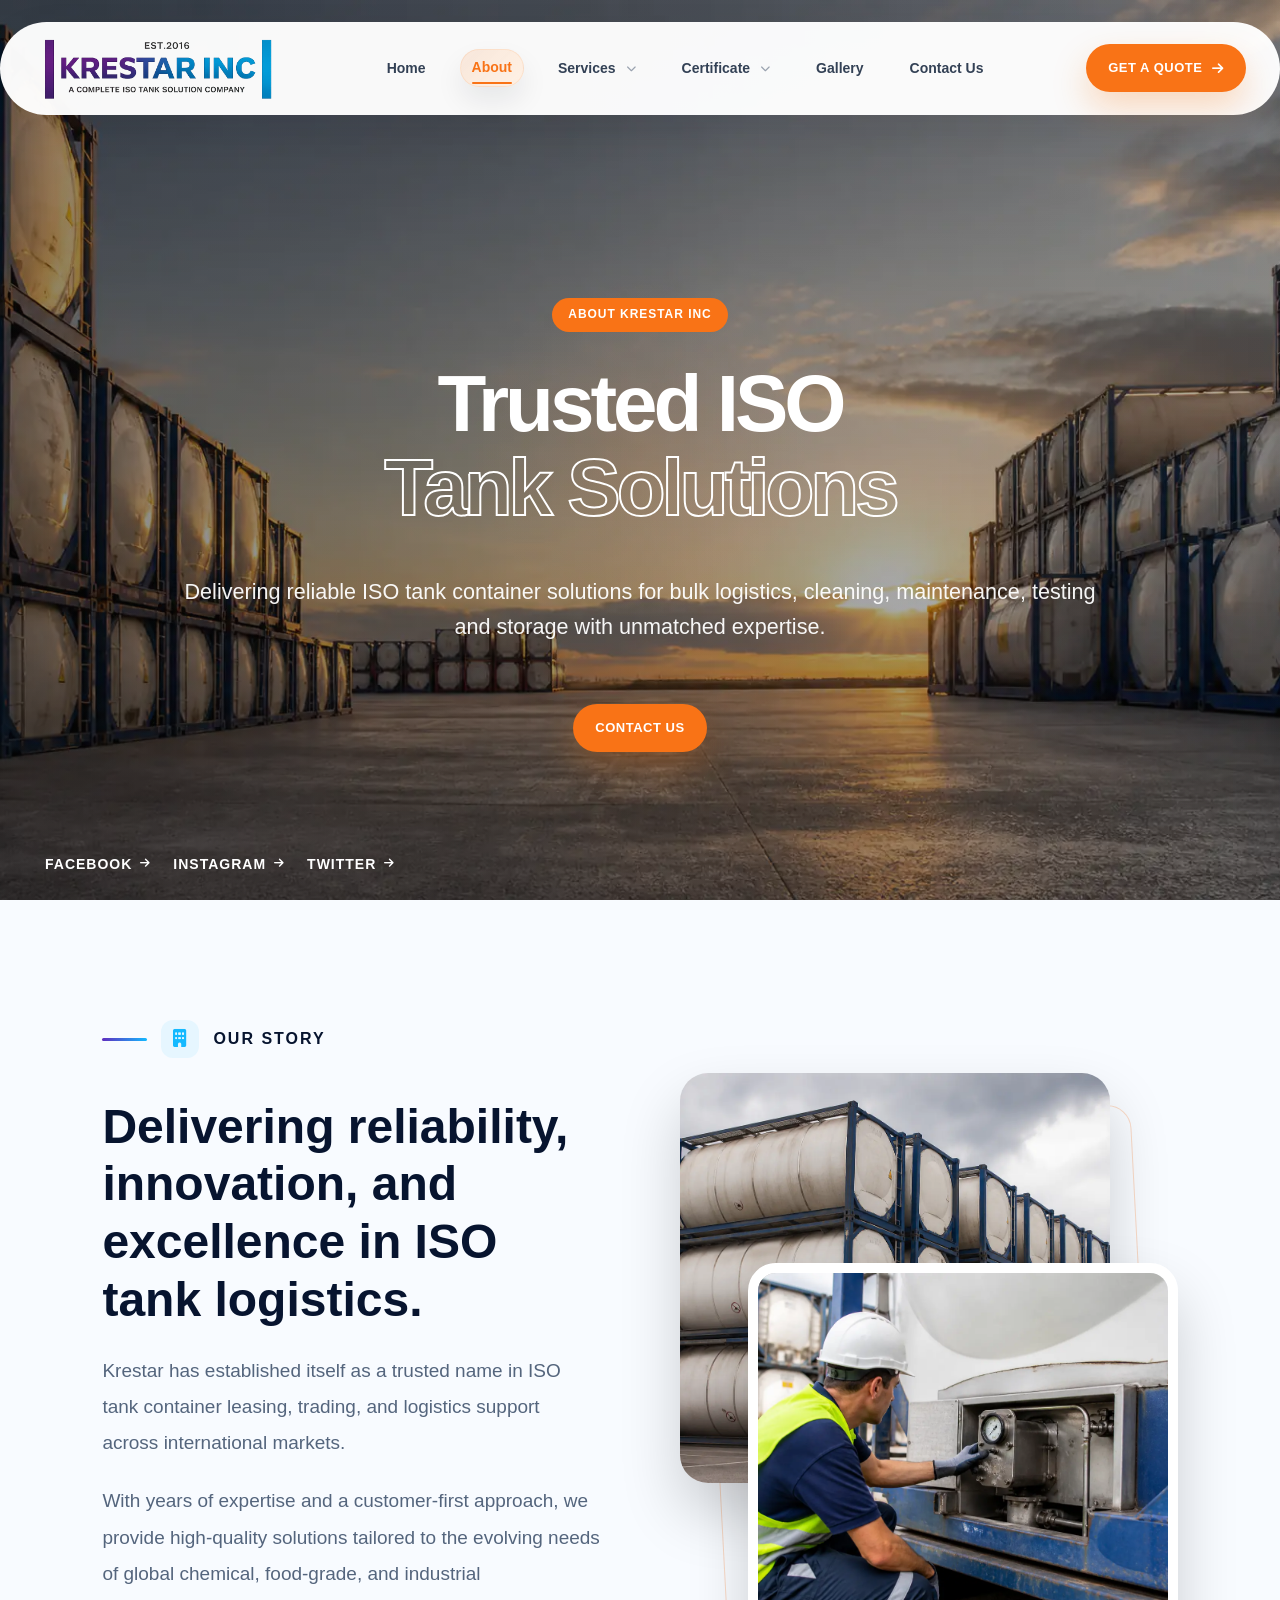
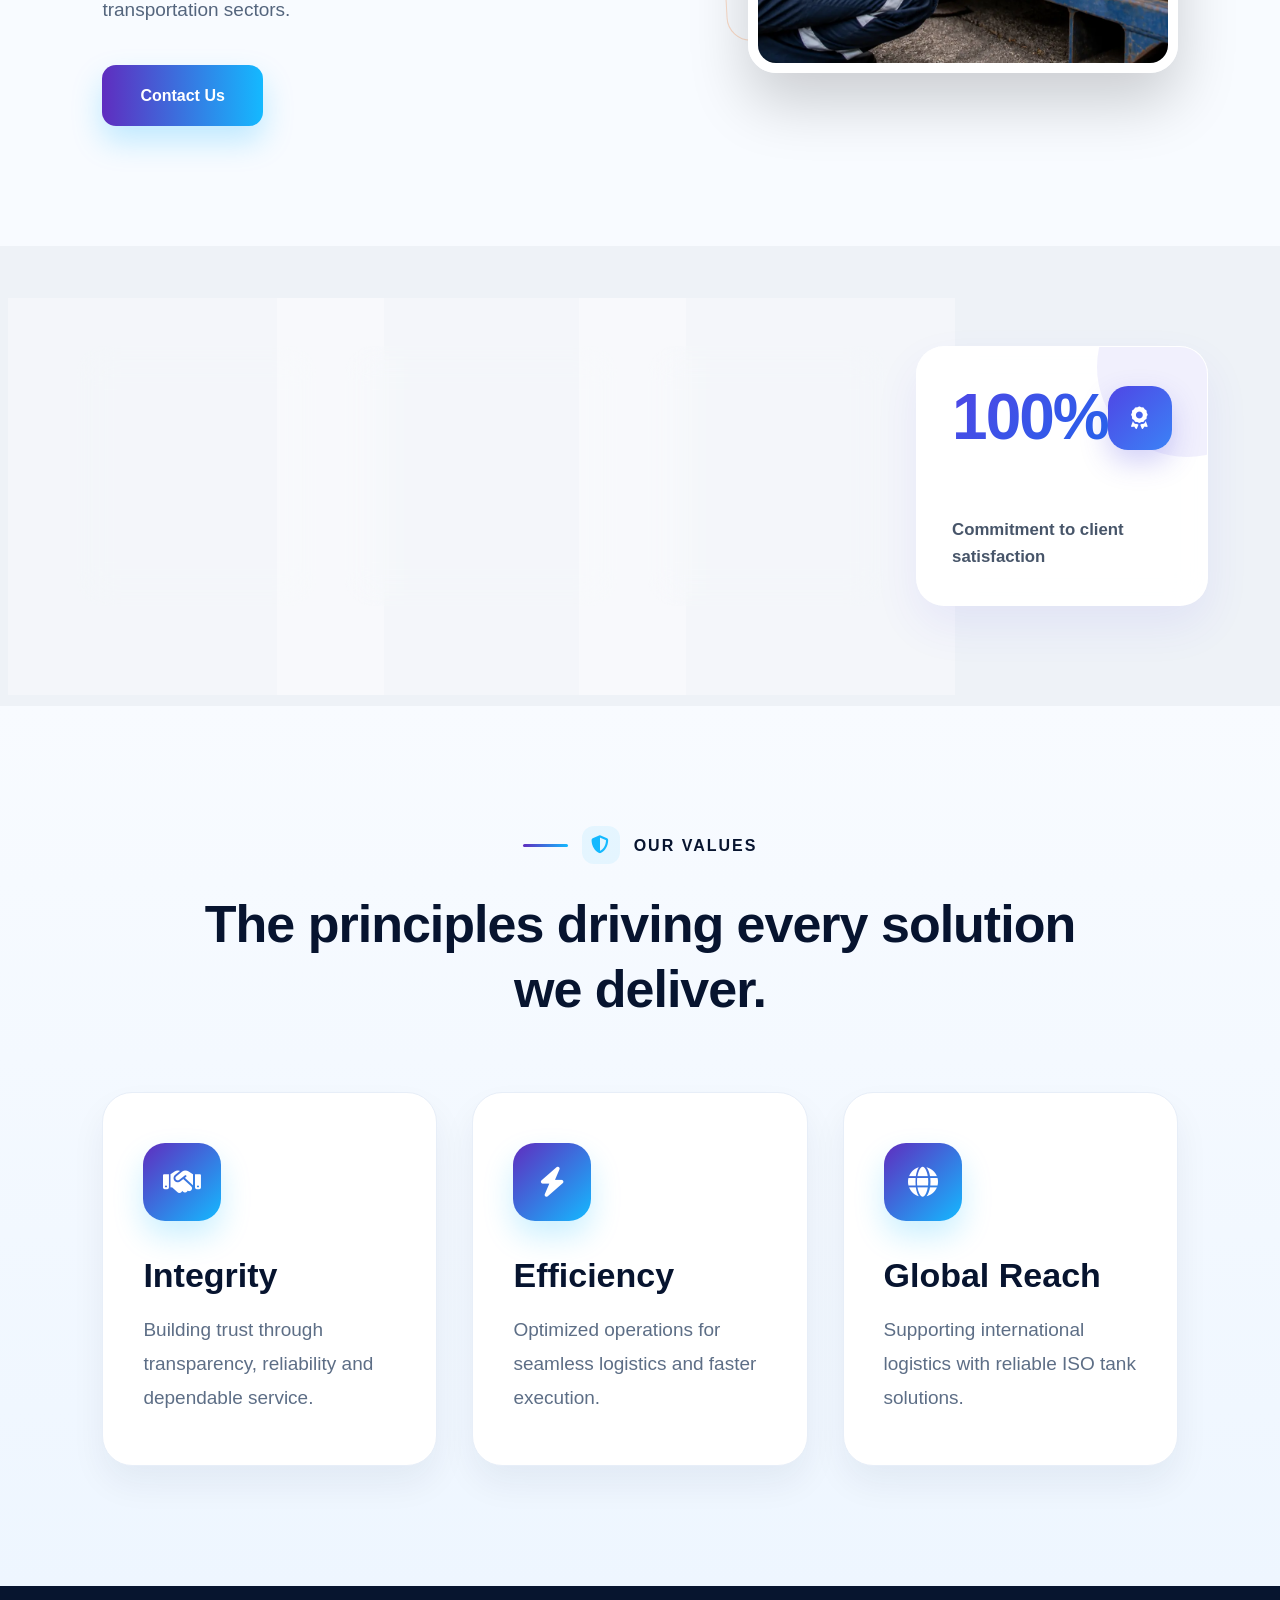
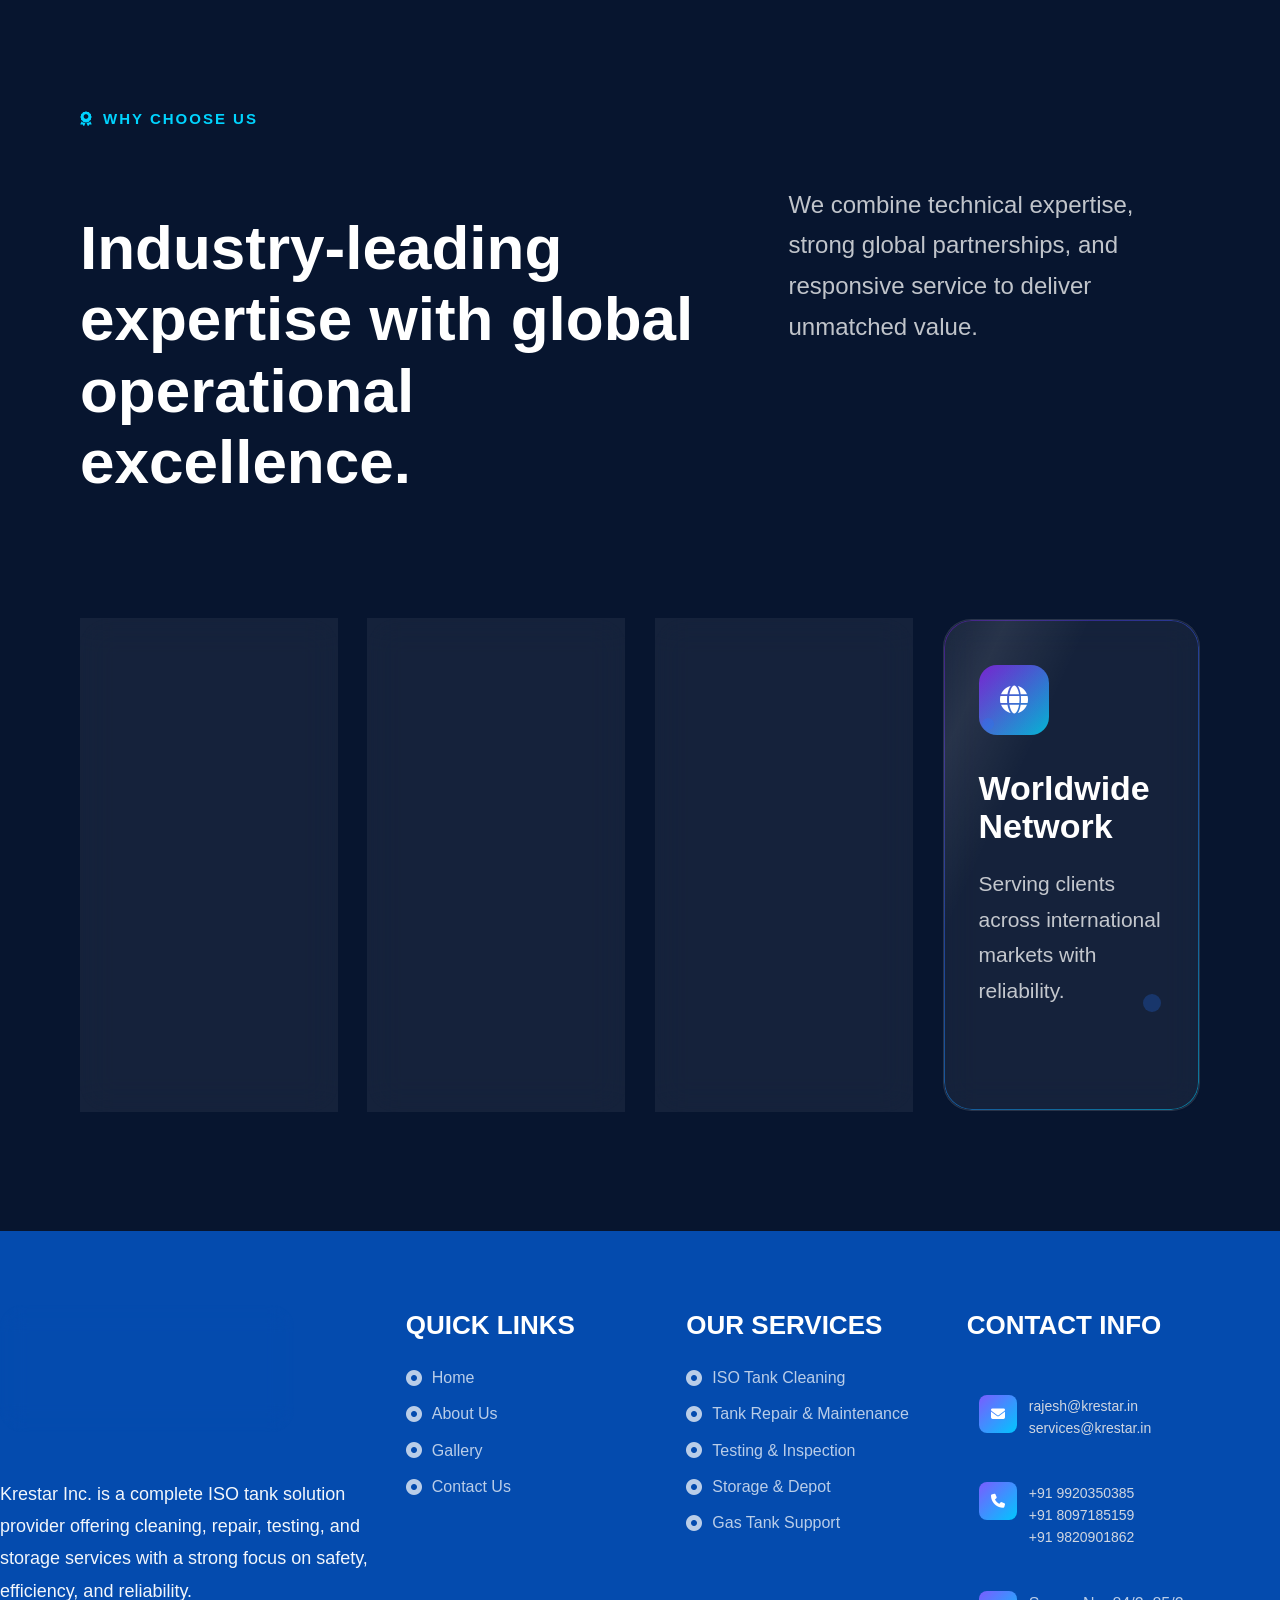
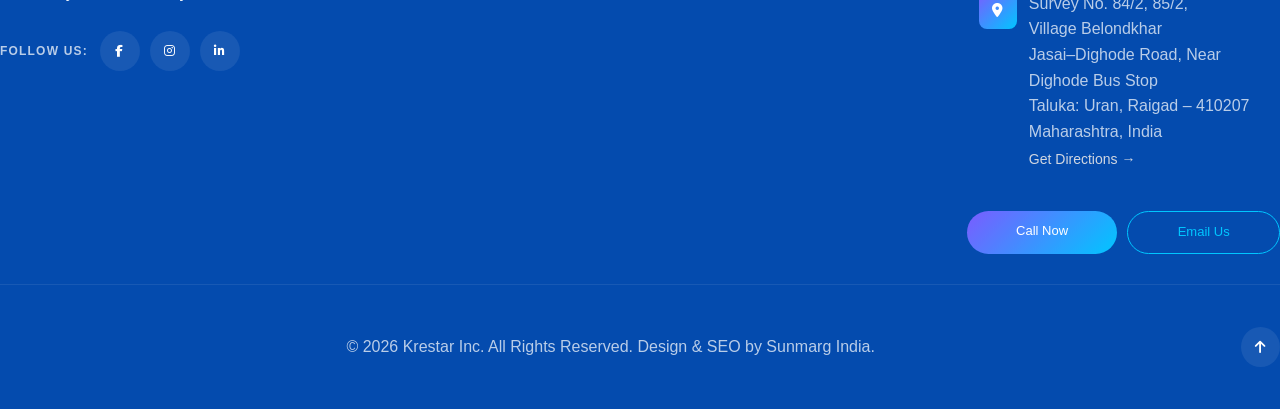
<file: about.html>
<!doctype html>
<html lang="en">
<head>
<meta charset="utf-8">
<meta name="viewport" content="width=device-width, initial-scale=1">
<link rel="icon" type="image/x-icon" href="img/krestar-best-favicon.png">
<title>About Krestar Inc | ISO Tank Solutions in Uran</title>
<meta name="description" content="Krestar Inc is a leading ISO tank solution provider in Uran near JNPT, offering cleaning, repair, testing and storage services with strong focus on safety and compliance.">
<link rel="preconnect" href="https://fonts.googleapis.com">
<link rel="preconnect" href="https://fonts.gstatic.com" crossorigin>

<link href="https://fonts.googleapis.com/css2?family=Poppins:wght@400;500;600;700;800&display=swap" rel="stylesheet">

<link rel="stylesheet"
href="https://cdnjs.cloudflare.com/ajax/libs/font-awesome/6.5.2/css/all.min.css">

<link rel="stylesheet" href="assets/styles.css">
<script src="assets/script.js" defer></script>
<style>
#about-hero {
    position: relative;
    min-height: 100vh;
    background: none;
}

#about-hero .hero-content {
    position: absolute;
    top: 55%;
    left: 50%;
    transform: translate(-50%, -50%);
    width: 100%;
    max-width: 1100px;
    text-align: center !important;
    display: flex;
    flex-direction: column;
    align-items: center !important;
    justify-content: center;
    z-index: 20;
}

#about-hero .hero-title {
    font-size: 5rem;
    font-weight: 800;
    line-height: 1.05;
    color: #fff;
    margin-bottom: 20px;
}

#about-hero .hero-title em {
    display: block;
    font-style: normal;
    -webkit-text-stroke: 2px #fff;
    color: transparent;
}

#about-hero .hero-desc {
    font-size: 1.35rem;
    line-height: 1.6;
    max-width: 950px;
    color: rgba(255,255,255,0.95);
    margin: 25px auto;
}

#about-hero .hero-actions {
    display: flex;
    justify-content: center;
    gap: 25px;
    margin-top: 35px;
}

#about-hero .hero-social-bar,
#about-hero .hrc-info {
    display: none !important;
}

#about-hero .hero-badge {
    margin-bottom: 30px;
}
</style>
</head>

<body>

<div id="header"></div>

<main>

<section class="hero" id="about-hero">
    <div class="hero-slides">
      <div class="hero-slide active" style="background-image: url('img/about-banner.webp');">
        <div class="hero-overlay"></div>

        <div class="container hero-content">
        <div class="hero-badge">ABOUT KRESTAR INC</div>

        <h1 class="hero-title">
        Trusted ISO<br>
        <em>Tank Solutions</em>
        </h1>

        <p class="hero-desc">
        Delivering reliable ISO tank container solutions for bulk logistics,          
        cleaning, maintenance, testing and storage with unmatched expertise.          
        </p>

        <div class="hero-actions">
        <a href="contact.html" class="btn-work">CONTACT US</a>       
        </div>        
      </div>
    </div>


            <div class="hrc-info">
                <strong>10+</strong>
                <span>Years Experience</span>
            </div>
        </div>
    </div>
        <div class="hero-social">
            <a href="#">FACEBOOK <i class="fa-solid fa-arrow-right"></i></a>
            <a href="#">INSTAGRAM <i class="fa-solid fa-arrow-right"></i></a>
            <a href="#">TWITTER <i class="fa-solid fa-arrow-right"></i></a>
        </div>
</section>

<section class="about-story-section">
  <div class="about-story-container">

    <!-- Left Content -->
    <div class="about-story-content">
    <div class="about-label">
        <span class="label-line"></span>
        <i class="fas fa-building"></i>
        <span>OUR STORY</span>
    </div>

      <h2>
        Delivering reliability, innovation, and excellence
        in ISO tank logistics.
      </h2>

      <p>
        Krestar has established itself as a trusted name in ISO tank container
        leasing, trading, and logistics support across international markets.
      </p>

      <p>
        With years of expertise and a customer-first approach, we provide
        high-quality solutions tailored to the evolving needs of global
        chemical, food-grade, and industrial transportation sectors.
      </p>

      <a href="contact.html" class="about-btn">Contact Us</a>
    </div>

    <!-- Right Images -->
    <div class="image-stack">
      <img src="img/about2.webp" alt="ISO Tank Container">
      <img src="img/about1.webp" alt="Logistics Operations">
    </div>

  </div>
</section>

<section class="flipcards-section">
    <div class="flipcards-grid">

        <div class="flip-card">
            <div class="flip-card-inner">
                <div class="flip-front">
                    <div class="flip-top">
                        <h3>10+</h3>
                        <div class="flip-icon"><i class="fas fa-briefcase"></i></div>
                    </div>
                    <p>Years of proven logistics excellence</p>
                </div>
                <div class="flip-back" style="background-image:url('img/stats-1.webp');"></div>
            </div>
        </div>

        <div class="flip-card">
            <div class="flip-card-inner">
                <div class="flip-front">
                    <div class="flip-top">
                        <h3>500+</h3>
                        <div class="flip-icon"><i class="fas fa-shipping-fast"></i></div>
                    </div>
                    <p>ISO containers successfully managed</p>
                </div>
                <div class="flip-back" style="background-image:url('img/stats-2.webp');"></div>
            </div>
        </div>

        <div class="flip-card">
            <div class="flip-card-inner">
                <div class="flip-front">
                    <div class="flip-top">
                        <h3>30+</h3>
                        <div class="flip-icon"><i class="fas fa-globe"></i></div>
                    </div>
                    <p>Global strategic logistics partners</p>
                </div>
                <div class="flip-back" style="background-image:url('img/stats-3.webp');"></div>
            </div>
        </div>

        <div class="flip-card">
            <div class="flip-card-inner">
                <div class="flip-front">
                    <div class="flip-top">
                        <h3>100%</h3>
                        <div class="flip-icon"><i class="fas fa-award"></i></div>
                    </div>
                    <p>Commitment to client satisfaction</p>
                </div>
                <div class="flip-back" style="background-image:url('img/stats-4.webp');"></div>
            </div>
        </div>

    </div>
</section>

<section class="values-section">

    <div class="values-header">
        <span class="about-label">
            <span class="label-line"></span>
            <i class="fas fa-shield-alt"></i>
            <span>OUR VALUES</span>
        </span>

        <h2>The principles driving every solution we deliver.</h2>
    </div>

    <div class="values-grid">

        <div class="value-card">
            <div class="value-icon">
                <i class="fas fa-handshake"></i>
            </div>
            <h3>Integrity</h3>
            <p>Building trust through transparency, reliability and dependable service.</p>
        </div>

        <div class="value-card">
            <div class="value-icon">
                <i class="fas fa-bolt"></i>
            </div>
            <h3>Efficiency</h3>
            <p>Optimized operations for seamless logistics and faster execution.</p>
        </div>

        <div class="value-card">
            <div class="value-icon">
                <i class="fas fa-globe"></i>
            </div>
            <h3>Global Reach</h3>
            <p>Supporting international logistics with reliable ISO tank solutions.</p>
        </div>

    </div>

</section>


<section class="why-choose-section">
    <div class="container">

        <div class="section-top">
            <span class="section-tag">
                <i class="fas fa-award"></i> WHY CHOOSE US
            </span>

            <div class="section-header">
                <h2>Industry-leading expertise with global operational excellence.</h2>
                <p>
                    We combine technical expertise, strong global partnerships,
                    and responsive service to deliver unmatched value.
                </p>
            </div>
        </div>

        <div class="why-grid">

            <div class="why-card">
                <div class="light-sweep"></div>
                <div class="particles"></div>

                <div class="why-icon">
                    <i class="fas fa-certificate"></i>
                </div>
                <h3>Certified Quality</h3>
                <p>Strict industry-standard compliance and operational excellence.</p>
            </div>

            <div class="why-card">
                <div class="light-sweep"></div>
                <div class="particles"></div>

                <div class="why-icon">
                    <i class="fas fa-truck"></i>
                </div>
                <h3>Fast Delivery</h3>
                <p>Efficient logistics coordination and on-time global execution.</p>
            </div>

            <div class="why-card">
                <div class="light-sweep"></div>
                <div class="particles"></div>

                <div class="why-icon">
                    <i class="fas fa-headset"></i>
                </div>
                <h3>24/7 Support</h3>
                <p>Dedicated customer assistance and technical support anytime.</p>
            </div>

            <div class="why-card">
                <div class="light-sweep"></div>
                <div class="particles"></div>

                <div class="why-icon">
                    <i class="fas fa-globe"></i>
                </div>
                <h3>Worldwide Network</h3>
                <p>Serving clients across international markets with reliability.</p>
            </div>

        </div>
    </div>
</section>

</main>

<div id="footer"></div>

<script>
const counters = document.querySelectorAll('.counter');

const startCounting = () => {
    counters.forEach(counter => {
        const target = +counter.getAttribute('data-target');
        let count = 0;
        const speed = target / 100;

        const updateCount = () => {
            if (count < target) {
                count += speed;
                counter.innerText = Math.ceil(count) + (target === 100 ? '%' : '+');
                requestAnimationFrame(updateCount);
            } else {
                counter.innerText = target + (target === 100 ? '%' : '+');
            }
        };

        updateCount();
    });
};

const observer = new IntersectionObserver(entries => {
    if(entries[0].isIntersecting){
        startCounting();
        observer.disconnect();
    }
});

observer.observe(document.querySelector('.stats-section'));
</script>
</body>
</html>
</file>
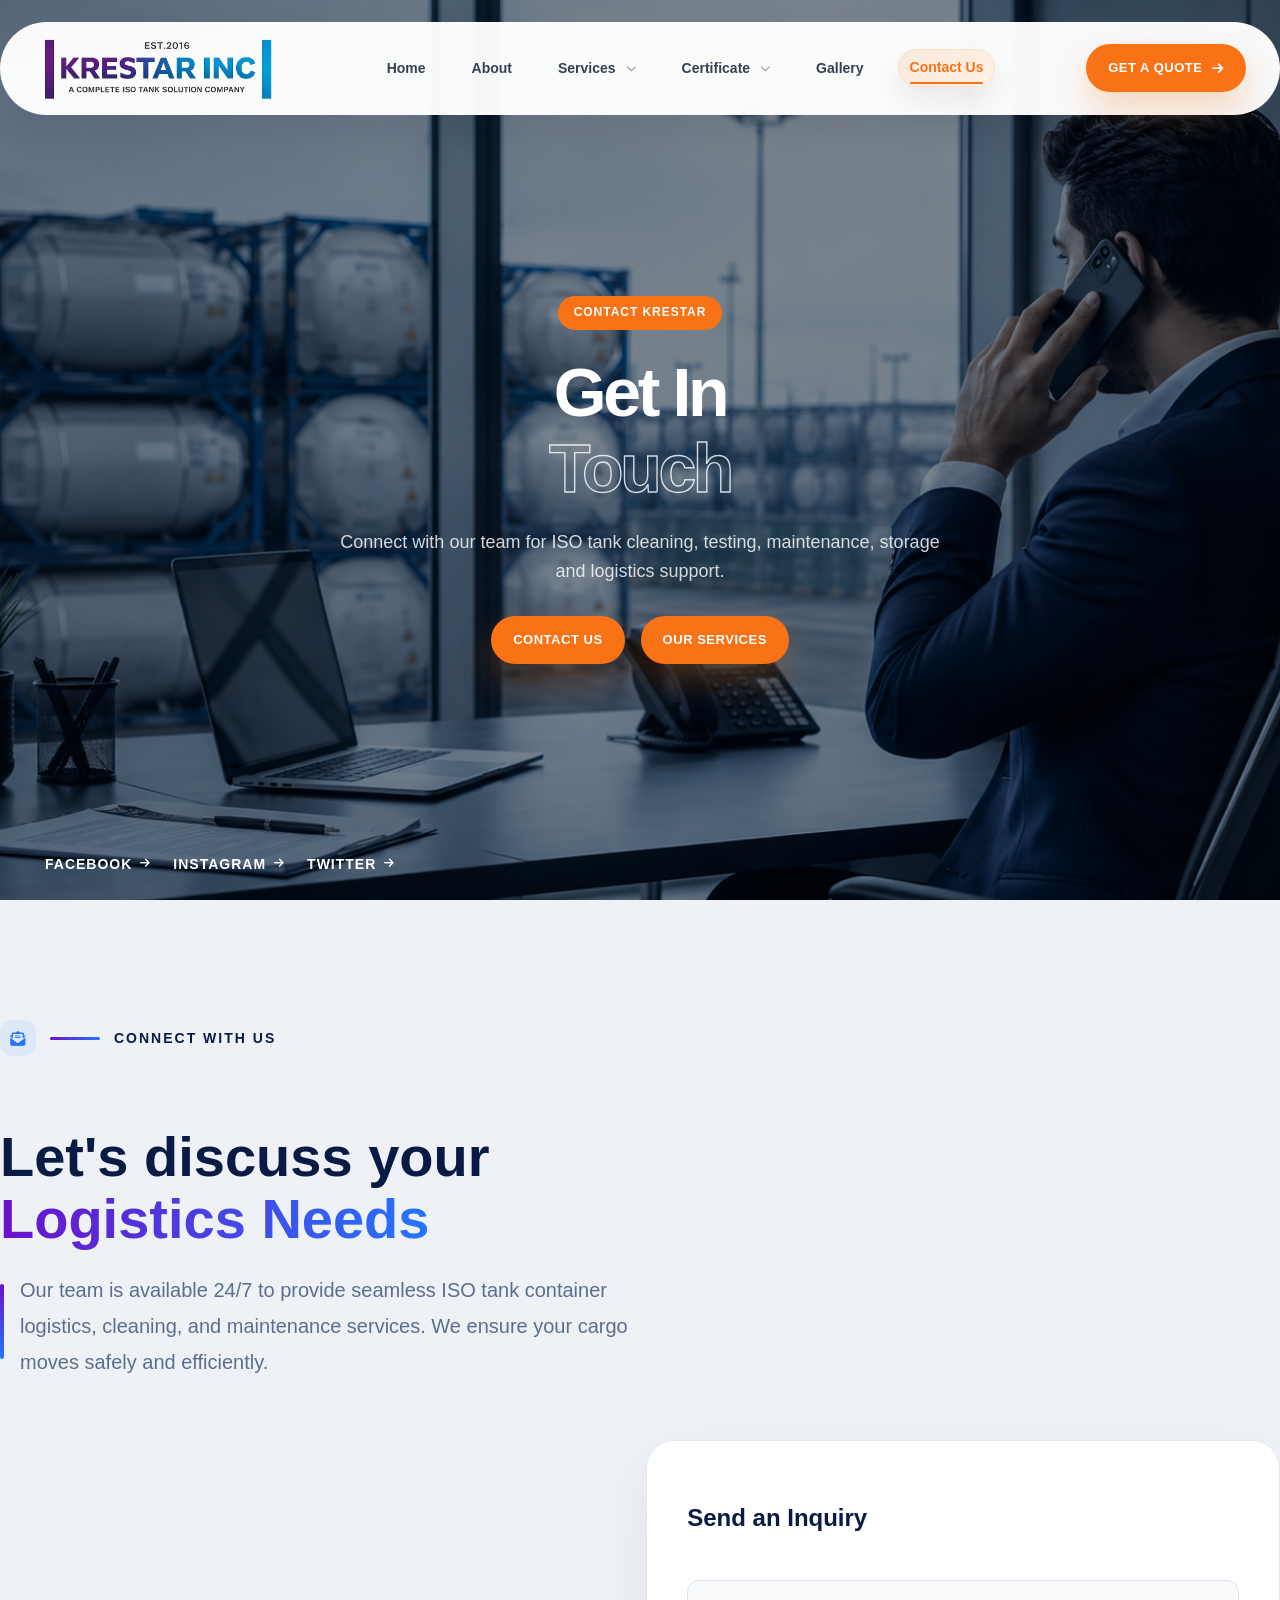
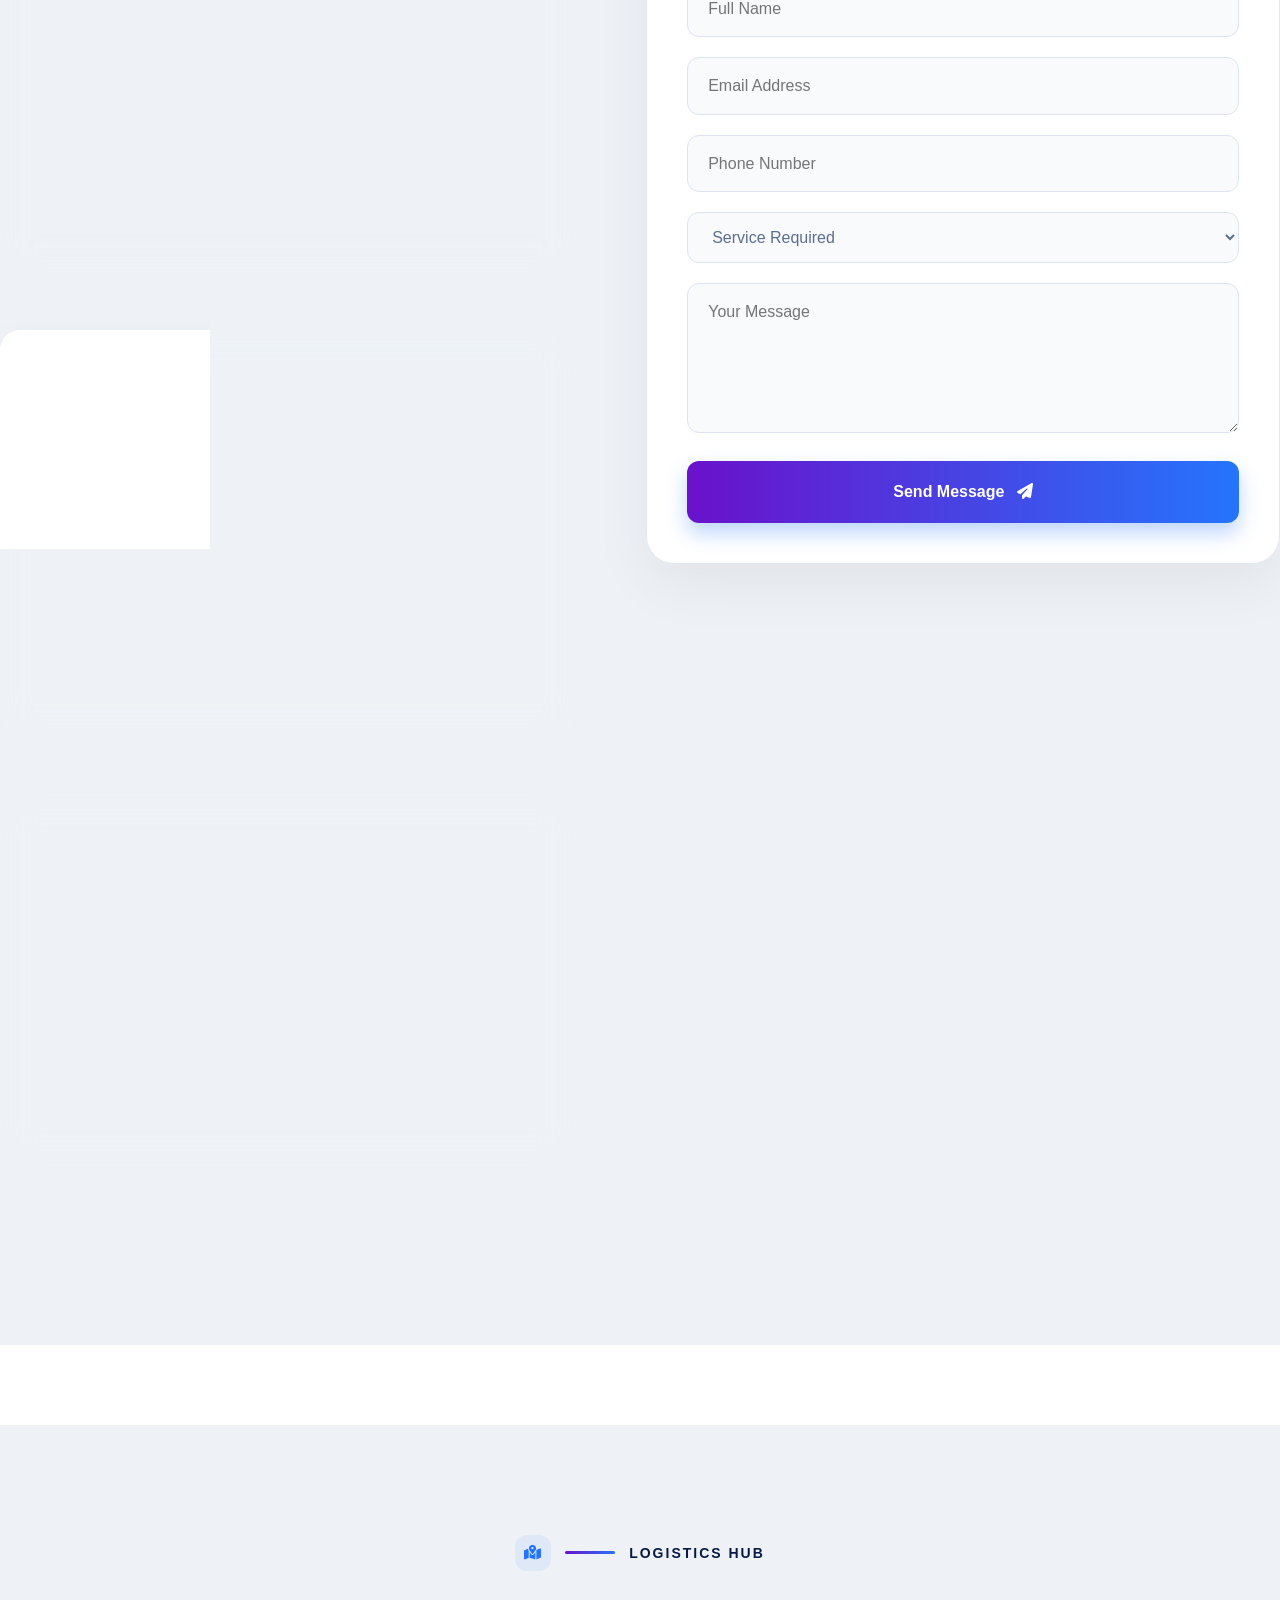
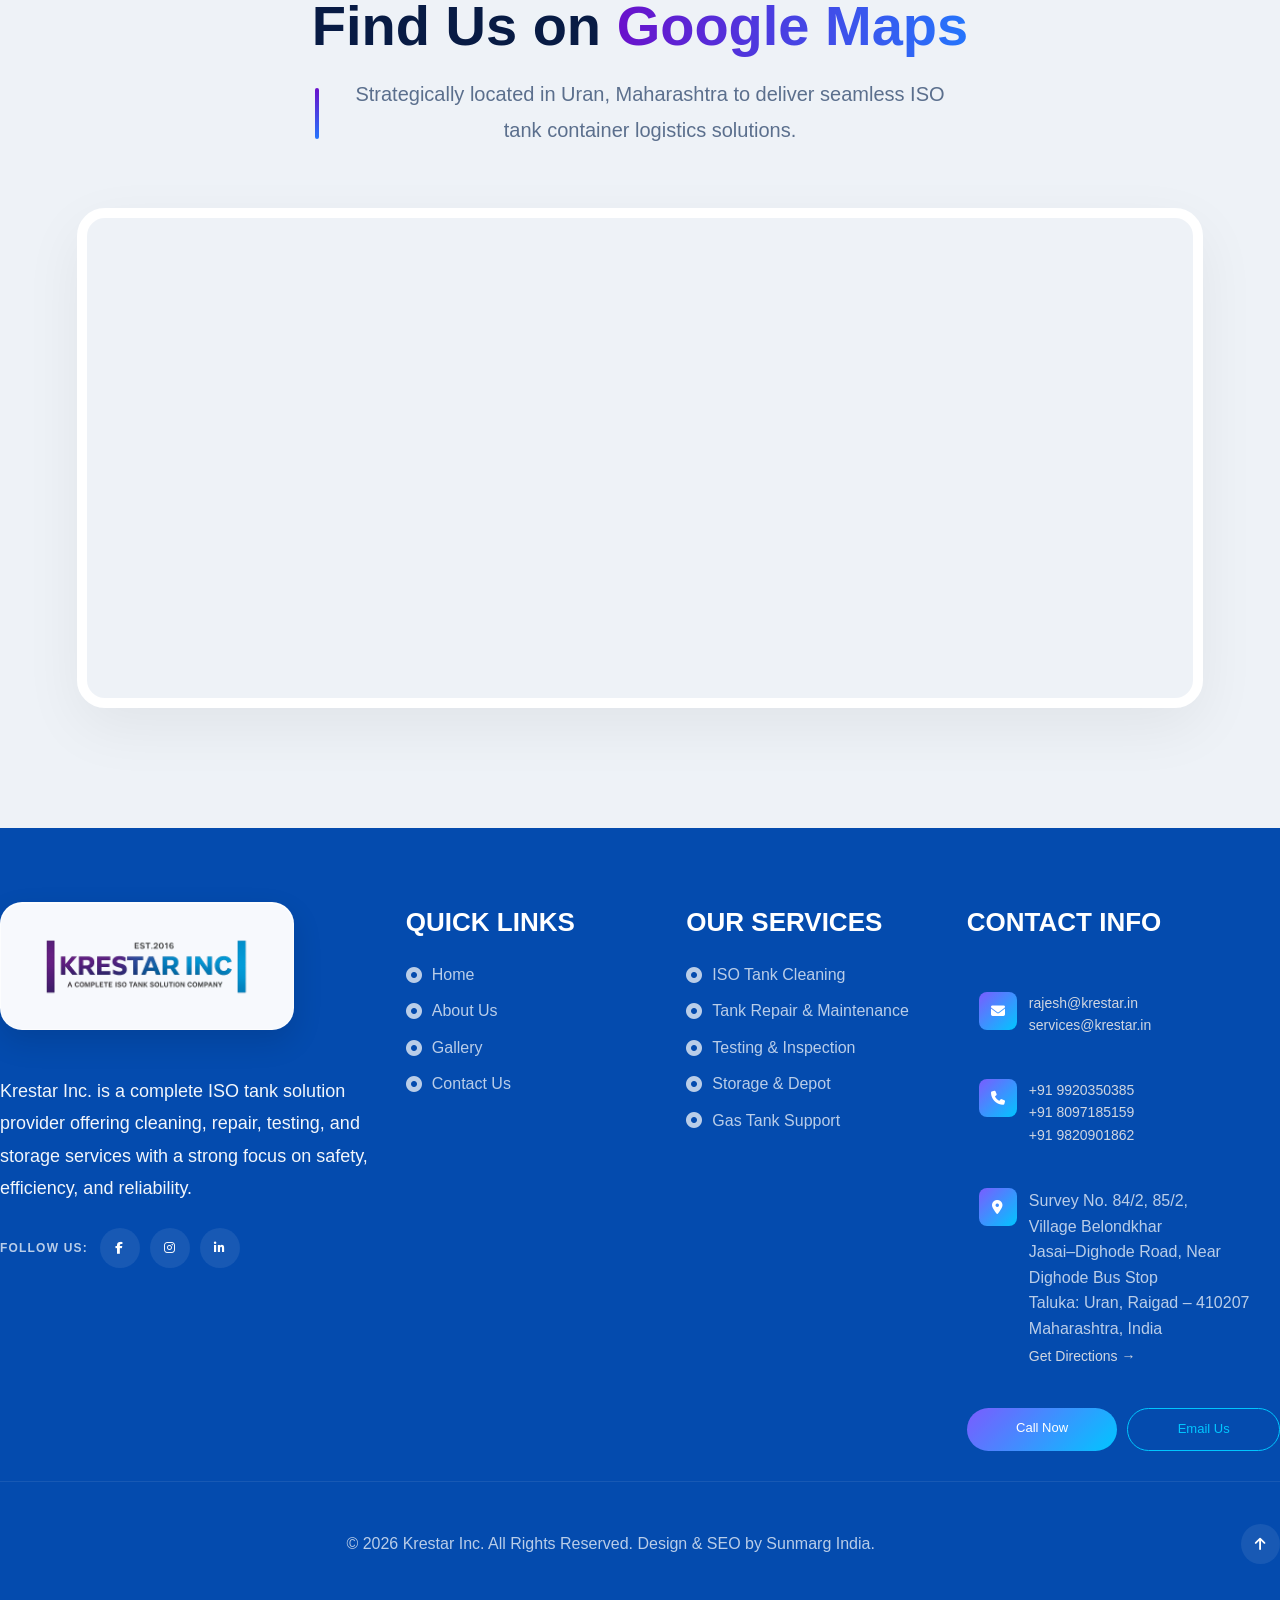
<file: contact.html>
<!doctype html>
<html lang="en">

<head>
  <meta charset="utf-8">
  <meta name="viewport" content="width=device-width, initial-scale=1">
  <link rel="icon" type="image/x-icon" href="img/krestar-best-favicon.png">
  <title>Contact Krestar Inc | ISO Tank Services in Uran</title>
  <meta name="description"
    content="Contact Krestar Inc for ISO tank cleaning, repair, testing and storage services in Uran near JNPT. Call or email us for quick quotes and support.">
  <link rel="preconnect" href="https://fonts.googleapis.com">
  <link rel="preconnect" href="https://fonts.gstatic.com" crossorigin>

  <link href="https://fonts.googleapis.com/css2?family=Poppins:wght@400;500;600;700;800&display=swap" rel="stylesheet">

  <link rel="stylesheet" href="https://cdnjs.cloudflare.com/ajax/libs/font-awesome/6.5.2/css/all.min.css">

  <link rel="stylesheet" href="assets/styles.css">
  <script src="assets/script.js" defer></script>

</head>

<body>

  <div id="header"></div>

  <main>

  <!-- HERO -->
  <section class="hero" id="contact-hero">
      <div class="hero-slides">
          <div class="hero-slide active"
          style="background-image:linear-gradient(rgba(0,0,0,.45),rgba(0,0,0,.45)),url('img/contact-banner.png');">

              <div class="container hero-content">
                  <div class="hero-badge">CONTACT KRESTAR</div>

                  <h1 class="hero-title">
                      Get In<br>
                      <em>Touch</em>
                  </h1>

                  <p class="hero-desc">
                      Connect with our team for ISO tank cleaning,
                      testing, maintenance, storage and logistics support.
                  </p>
                          <div class="hero-actions">
             <a href="contact.html" class="btn-work">CONTACT US</a>
              <a href="services.html" class="btn-work">OUR SERVICES</a>         
          </div>
          
              </div>
          </div>
      </div>
      <div class="hero-social">
          <a href="#">FACEBOOK <i class="fa-solid fa-arrow-right"></i></a>
          <a href="#">INSTAGRAM <i class="fa-solid fa-arrow-right"></i></a>
          <a href="#">TWITTER <i class="fa-solid fa-arrow-right"></i></a>
      </div>
  </section>

  <!-- CONTACT SECTION -->
  <section class="contact-section" style="background: #eef2f7;">
      <div class="container">
          
          <div class="contact-header">
              <div class="section-badge">
                  <i class="fa-solid fa-envelope-open-text"></i>
                  <div class="badge-line"></div>
                  CONNECT WITH US
              </div>
              <h2>Let's discuss your <span>Logistics Needs</span></h2>
              <p>Our team is available 24/7 to provide seamless ISO tank container logistics, cleaning, and maintenance services. We ensure your cargo moves safely and efficiently.</p>
          </div>

          <div class="contact-wrapper">
              
              <div class="contact-left">
                  <div class="grid">
                      <!-- Address -->
                      <div class="contact-box location-box" style="background: #fff; padding: 30px; border-radius: 20px; box-shadow: 0 10px 30px rgba(0,0,0,0.05); margin-bottom: 30px; display: flex; gap: 20px;">
                          <div class="contact-icon" style="font-size: 30px; color: #2575fc;"><i class="fas fa-map-marker-alt"></i></div>
                          <div>
                              <h3 style="font-size: 20px; color: #081b44; margin-bottom: 10px;">Our Location</h3>
                              <p style="color: #5b6f8d; line-height: 1.6;">Survey No. 84/2, 85/2,<br>Village Belondkhar<br>Jasai–Dighode Road, Near Dighode Bus Stop<br>Taluka: Uran, Raigad – 410207<br>Maharashtra, India</p>
                              <span>Visit Our Office</span>
                          </div>
                      </div>

                      <div class="contact-cards">
                          <!-- Phone -->
                          <div class="contact-box phone-box" style="background: #fff; padding: 30px; border-radius: 20px; box-shadow: 0 10px 30px rgba(0,0,0,0.05); margin-bottom: 30px; display: flex; gap: 20px;">
                              <div class="contact-icon" style="font-size: 30px; color: #2575fc;"><i class="fas fa-phone-alt"></i></div>
                              <div>
                                  <h3 style="font-size: 20px; color: #081b44; margin-bottom: 10px;">Call Us 24/7</h3>
                                  <p style="color: #5b6f8d; line-height: 1.6;">
                                      <a href="tel:+919920350385" style="color: #5b6f8d; text-decoration: none; display: block; margin-bottom: 5px;">+91 9920350385</a>
                                      <a href="tel:+918097185159" style="color: #5b6f8d; text-decoration: none; display: block; margin-bottom: 5px;">+91 8097185159</a>
                                      <a href="tel:+919820901862" style="color: #5b6f8d; text-decoration: none; display: block;">+91 9820901862</a>
                                  </p>
                                  <span>Reach Us Anytime</span>
                              </div>
                          </div>

                          <!-- Email -->
                          <div class="contact-box email-box" style="background: #fff; padding: 30px; border-radius: 20px; box-shadow: 0 10px 30px rgba(0,0,0,0.05); display: flex; gap: 20px;">
                              <div class="contact-icon" style="font-size: 30px; color: #2575fc;"><i class="fas fa-envelope"></i></div>
                              <div>
                                  <h3 style="font-size: 20px; color: #081b44; margin-bottom: 10px;">Email Us</h3>
                                  <p style="color: #5b6f8d; line-height: 1.6;">
                                      <a href="mailto:rajesh@krestar.in" style="color: #5b6f8d; text-decoration: none; display: block; margin-bottom: 5px;">rajesh@krestar.in</a>
                                      <a href="mailto:services@krestar.in" style="color: #5b6f8d; text-decoration: none; display: block;">services@krestar.in</a>
                                  </p>
                                  <span>Quick Response Guaranteed</span>
                              </div>
                          </div>
                      </div>
                  </div>
              </div>
              
              <div class="contact-right">
                  <div class="contact-form" style="background: #fff; padding: 40px; border-radius: 28px; box-shadow: 0 20px 60px rgba(0,0,0,0.06);">
                      <h3 style="font-size: 24px; color: #081b44; margin-bottom: 30px;">Send an Inquiry</h3>
                      <form action="https://formsubmit.co/services@krestar.in" method="POST">
                          <input type="hidden" name="_captcha" value="false">
                          <input type="hidden" name="_next" value="http://127.0.0.1:5500/contact.html">
                          
                          <div style="margin-bottom: 20px;">
                              <input type="text" name="name" placeholder="Full Name" required style="width: 100%; padding: 15px 20px; border: 1px solid #dce4f0; border-radius: 12px; font-size: 16px; background: #f8fafc; outline: none; transition: 0.3s; color: #081b44;">
                          </div>
                          <div style="margin-bottom: 20px;">
                              <input type="email" name="email" placeholder="Email Address" required style="width: 100%; padding: 15px 20px; border: 1px solid #dce4f0; border-radius: 12px; font-size: 16px; background: #f8fafc; outline: none; transition: 0.3s; color: #081b44;">
                          </div>
                          <div style="margin-bottom: 20px;">
                              <input type="tel" name="phone" placeholder="Phone Number" style="width: 100%; padding: 15px 20px; border: 1px solid #dce4f0; border-radius: 12px; font-size: 16px; background: #f8fafc; outline: none; transition: 0.3s; color: #081b44;">
                          </div>
                          <div style="margin-bottom: 20px;">
                              <select name="service" required style="width: 100%; padding: 15px 20px; border: 1px solid #dce4f0; border-radius: 12px; font-size: 16px; background: #f8fafc; outline: none; transition: 0.3s; color: #5b6f8d;">
                                  <option value="" disabled selected>Service Required</option>
                                  <option value="Tank Cleaning">Tank Cleaning</option>
                                  <option value="Testing & Inspection">Testing & Inspection</option>
                                  <option value="Storage">Storage</option>
                                  <option value="Maintenance">Maintenance</option>
                              </select>
                          </div>
                          <div style="margin-bottom: 20px;">
                              <textarea name="message" placeholder="Your Message" required style="width: 100%; padding: 15px 20px; border: 1px solid #dce4f0; border-radius: 12px; font-size: 16px; background: #f8fafc; outline: none; transition: 0.3s; min-height: 150px; resize: vertical; color: #081b44;"></textarea>
                          </div>
                          
                          <button type="submit" style="width: 100%; padding: 18px; border: none; border-radius: 12px; background: linear-gradient(90deg, #6a11cb, #2575fc); color: #fff; font-size: 16px; font-weight: 700; cursor: pointer; transition: 0.3s; box-shadow: 0 10px 20px rgba(37,117,252,0.3);">
                              Send Message <i class="fas fa-paper-plane" style="margin-left: 8px;"></i>
                          </button>
                      </form>
                  </div>
              </div>

          </div>
      </div>
  </section>

  <!-- MAP SECTION -->
  <section class="map-section" style="background: #eef2f7; padding-bottom: 120px;">
      <div class="container">
          <div class="contact-header" style="text-align: center;">
              <div class="section-badge" style="justify-content: center;">
                  <i class="fa-solid fa-map-location-dot"></i>
                  <div class="badge-line"></div>
                  LOGISTICS HUB
              </div>
              <h2 style="margin: 0 auto 20px;">Find Us on <span>Google Maps</span></h2>
              <p style="margin: 0 auto;">Strategically located in Uran, Maharashtra to deliver seamless ISO tank container logistics solutions.</p>
          </div>

          <div style="margin-top: 50px; border-radius: 28px; overflow: hidden; box-shadow: 0 20px 60px rgba(0,0,0,0.06); height: 500px; border: 10px solid #fff;">
              <iframe 
                  src="https://www.google.com/maps/embed?pb=!1m18!1m12!1m3!1d3774.43235057811!2d73.03841097497309!3d18.912247682258943!2m3!1f0!2f0!3f0!3m2!1i1024!2i768!4f13.1!3m3!1m2!1s0x3be7ddab35ed5d55%3A0x45dcbc748d5139b0!2sKRESTAR%20INC.!5e0!3m2!1sen!2sin!4v1778050645208!5m2!1sen!2sin"
                  width="100%" height="100%" style="border:0;" allowfullscreen="" loading="lazy" referrerpolicy="no-referrer-when-downgrade">
              </iframe>
          </div>
      </div>
  </section>
  </main>

  <div id="footer"></div>

</body>
</html>
</file>
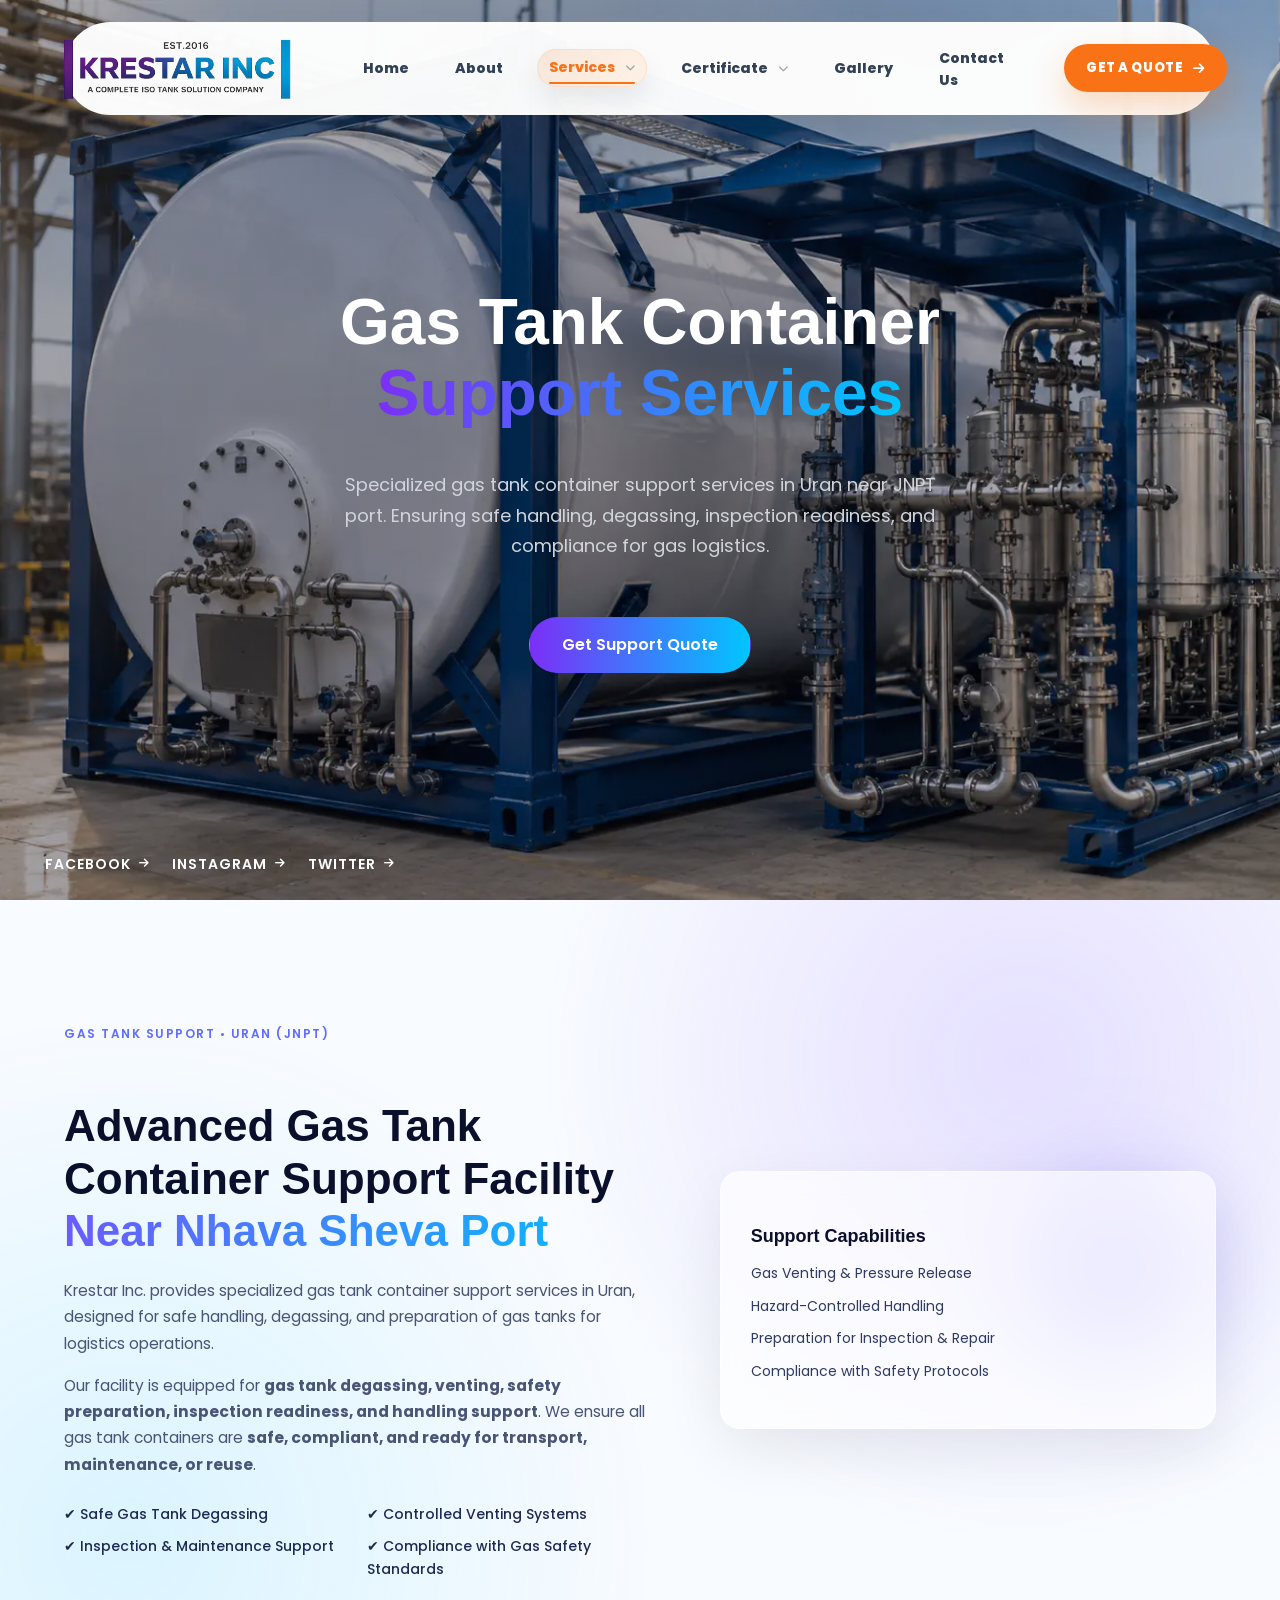
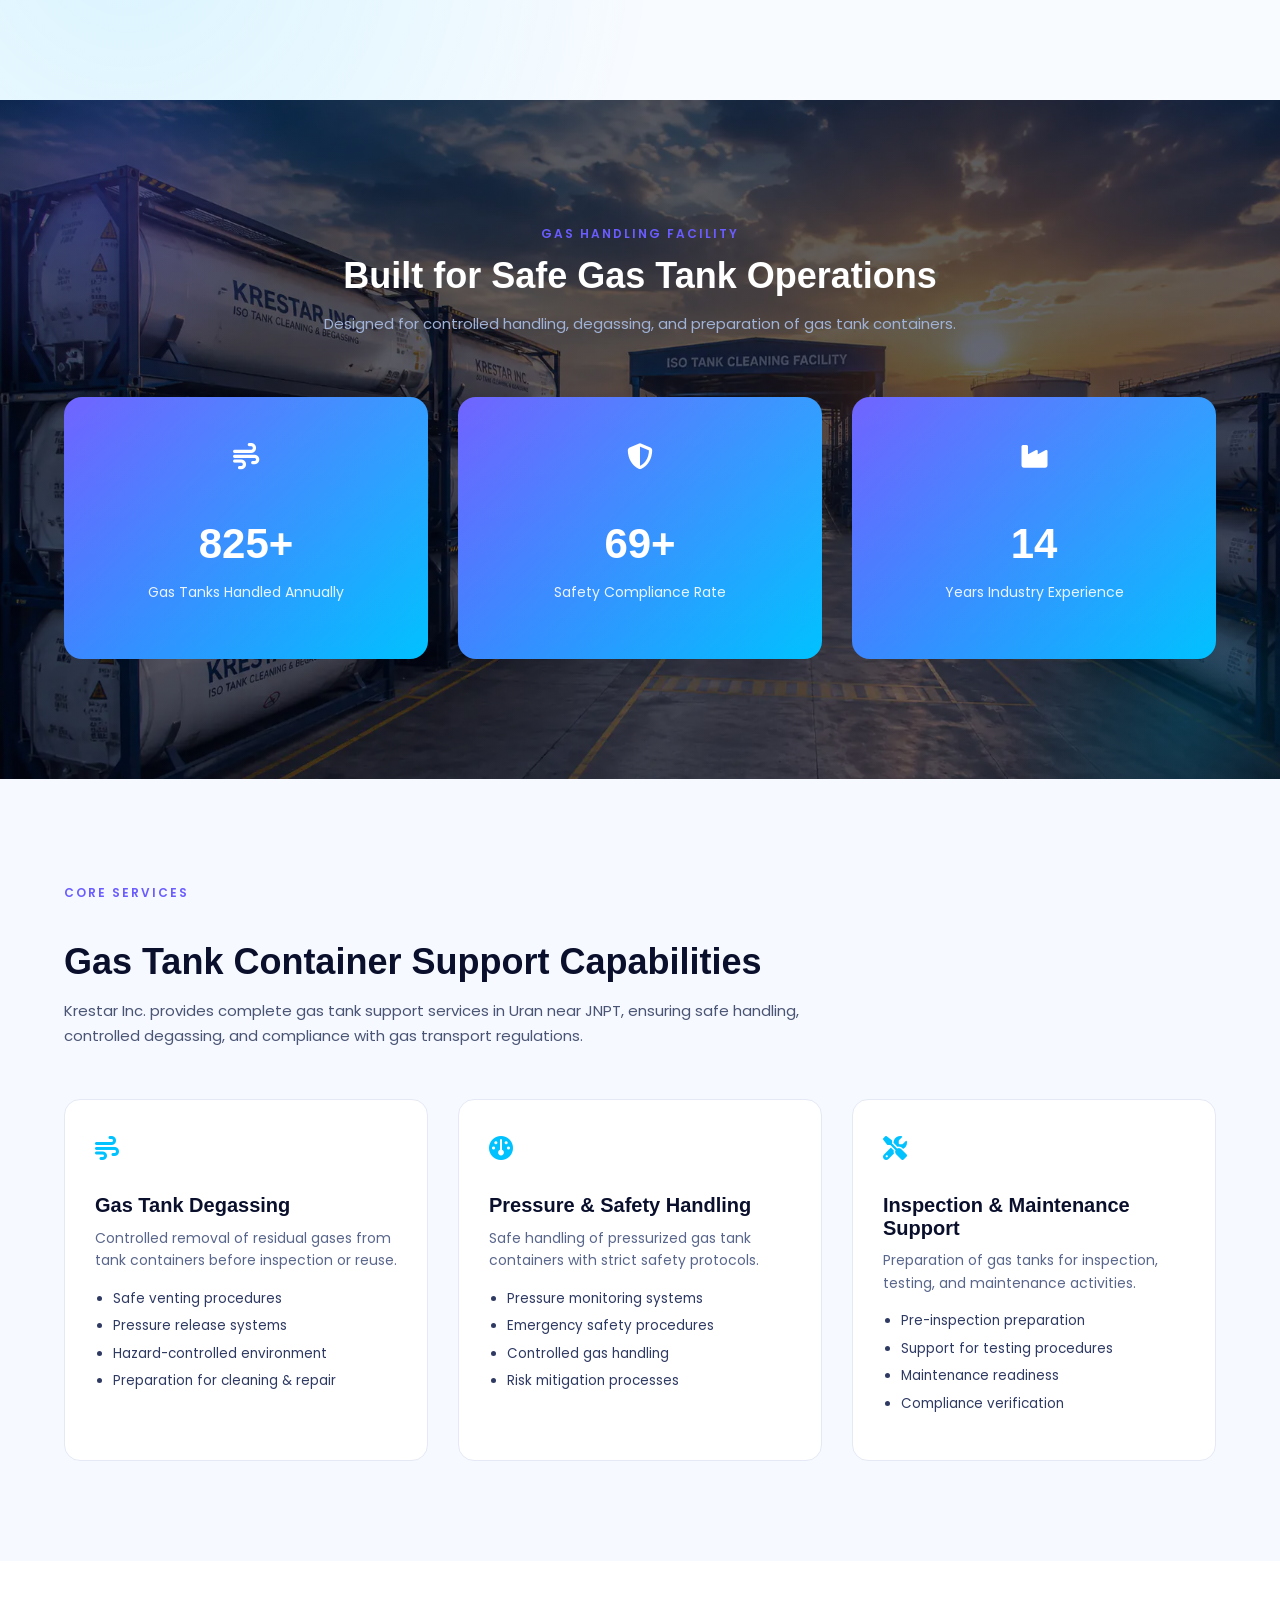
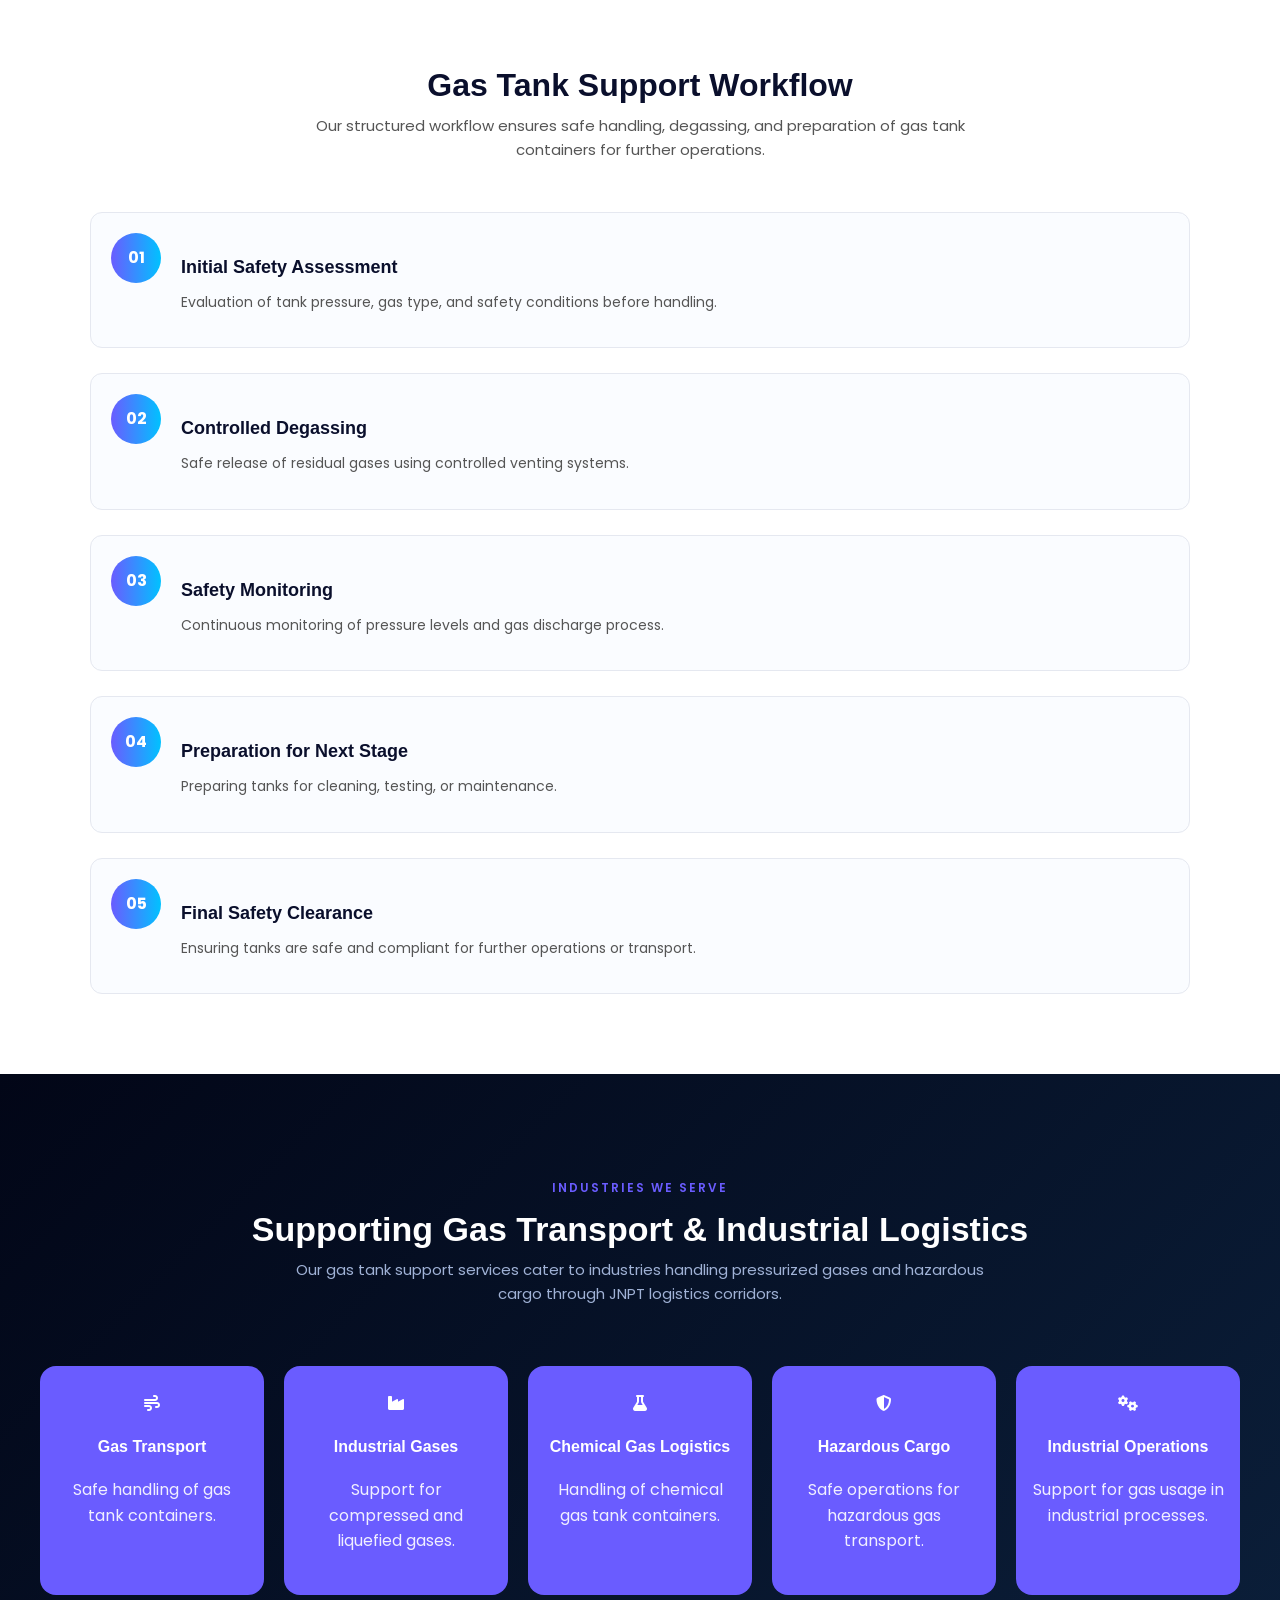
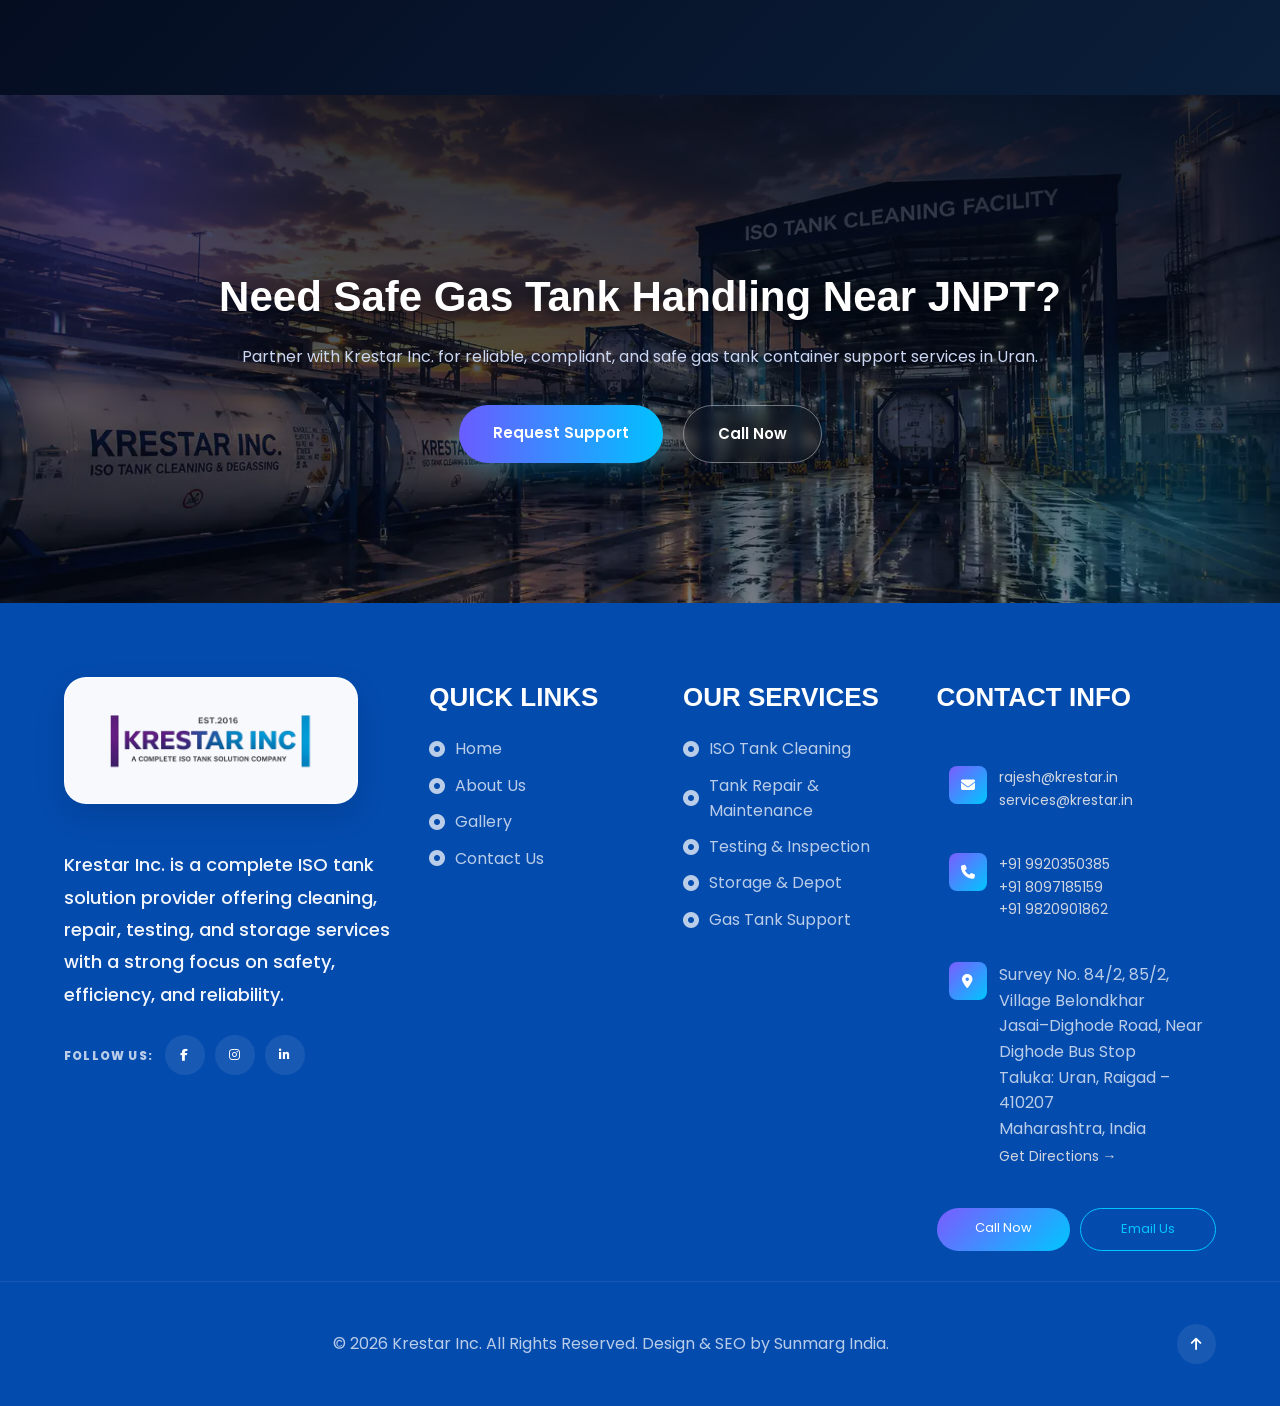
<file: gas-tank-support.html>
<!doctype html>
<html lang="en">
<head>
<meta charset="utf-8">
<meta name="viewport" content="width=device-width, initial-scale=1">
<link rel="icon" type="image/x-icon" href="img/krestar-best-favicon.png">
<title>Gas Tank Support in Uran | Krestar Inc</title>
<meta name="description" content="Gas tank support services near JNPT port, Uran. Chemical, food-grade and gas tank storage with fast turnaround and compliance.">
<link rel="preconnect" href="https://fonts.googleapis.com">
<link rel="preconnect" href="https://fonts.gstatic.com" crossorigin>
<link href="https://fonts.googleapis.com/css2?family=Poppins:wght@400;500;600;700;800&display=swap" rel="stylesheet">
<link rel="stylesheet" href="https://cdnjs.cloudflare.com/ajax/libs/font-awesome/6.5.2/css/all.min.css">
<link rel="stylesheet" href="assets/styles.css">
<script src="assets/script.js" defer></script>
<style>

/* ===== GLOBAL ===== */
body{
font-family:'Poppins',sans-serif;
background:#ffffff;
color:#111;
}
.container{width:90%;max-width:1200px;margin:auto;}
.section{padding:100px 0;}

:root{
--grad:linear-gradient(90deg,#7b2ff7,#00c6ff);
}

/* ===== HERO ===== */
.hero{
height:720px;
display:flex;
align-items:center;
background:url('img/gas-tank-support.webp') center/cover no-repeat;
position:relative;
color:#fff;
}
.hero::after{
content:'';
position:absolute;
inset:0;
background:linear-gradient(90deg,rgba(2,6,23,0.35) 50%,rgba(2,6,23,0.2));
}
.hero-content{position:relative;max-width:650px;}
.hero h1{font-size:64px;font-weight:800;line-height:1.1;}
.hero span{
background:var(--grad);
-webkit-background-clip:text;
-webkit-text-fill-color:transparent;
}
.hero p{margin-top:20px;color:#d1d5db;line-height:1.7;}
.btn{
margin-top:25px;
padding:14px 32px;
border-radius:40px;
background:var(--grad);
color:#fff;
font-weight:600;
display:inline-block;
transition:.3s;
}
.btn:hover{
transform:translateY(-2px);
box-shadow:0 10px 30px rgba(0,198,255,.3);
}

/* ===== LIGHT / DARK ===== */
.section-light{background:#f5f7fb;}
.section-dark{background:#020617;color:#fff;}
.section-dark p{color:#bbb;}
.section h2{font-size:36px;margin-bottom:15px;}
.section p{line-height:1.7;color:#555;}

/* ===== GRID ===== */
.grid{
display:grid;
grid-template-columns:repeat(3,1fr);
gap:25px;
margin-top:40px;
}

/* ===== CARD ===== */
.card{
padding:28px;
border-radius:14px;
transition:.3s;
}

/* LIGHT */
.section-light .card{
background:#fff;
box-shadow:0 10px 25px rgba(0,0,0,.05);
}

/* DARK */
.section-dark .card{
background:linear-gradient(145deg,#0b1225,#050a1a);
border:1px solid rgba(255,255,255,.05);
position:relative;
overflow:hidden;
}
.section-dark .card::before{
content:'';
position:absolute;
top:0;
left:0;
width:100%;
height:3px;
background:var(--grad);
}

.card:hover{
transform:translateY(-8px);
}

/* ===== SCALE ===== */
.scale{
text-align:center;
}
.scale h3{
font-size:42px;
background:var(--grad);
-webkit-background-clip:text;
-webkit-text-fill-color:transparent;
}

/* ===== PROCESS ===== */
.pipeline{
position:relative;
margin-top:60px;
}
.pipeline::before{
content:'';
position:absolute;
left:50%;
top:0;
width:4px;
height:100%;
background:linear-gradient(#7b2ff7,#00c6ff);
transform:translateX(-50%);
animation:pulse 2s infinite;
}
@keyframes pulse{
0%{opacity:.4}
50%{opacity:1}
100%{opacity:.4}
}

.step{
width:45%;
padding:20px;
border-radius:10px;
background:#fff;
margin-bottom:60px;
position:relative;
box-shadow:0 10px 25px rgba(0,0,0,.05);
}

.step.left{margin-right:auto;}
.step.right{margin-left:auto;}

.step::after{
content:'';
position:absolute;
top:25px;
width:16px;
height:16px;
background:#00c6ff;
border-radius:50%;
}

.step.left::after{right:-34px;}
.step.right::after{left:-34px;}

/* ===== TAGS ===== */
.tags{
margin-top:25px;
display:flex;
flex-wrap:wrap;
gap:10px;
}
.tag{
padding:8px 16px;
border-radius:30px;
font-size:13px;
}
.section-light .tag{
background:#fff;
box-shadow:0 5px 15px rgba(0,0,0,.05);
}
.section-dark .tag{
background:#0b1225;
}

/* ===== CTA ===== */
.cta{
text-align:center;
background:linear-gradient(90deg,#020617,#0b1225);
color:#fff;
}
.cta p{color:#bbb;margin:15px 0 25px;}

/* ===== RESPONSIVE ===== */
@media(max-width:900px){
.grid{grid-template-columns:1fr;}
.hero h1{font-size:42px;}
.step{width:100%;}
.pipeline::before{left:10px;}
}

/* ===== PREMIUM INTRO SECTION ===== */
.intro-premium {
  position: relative;
  padding: 120px 0;
  background:
    radial-gradient(circle at 80% 20%, rgba(120,70,255,0.15), transparent 40%),
    radial-gradient(circle at 10% 80%, rgba(0,200,255,0.12), transparent 40%),
    #f8fbff;
  overflow: hidden;
}

.intro-wrap {
  display: grid;
  grid-template-columns: 1.2fr 1fr;
  gap: 60px;
  align-items: center;
}

/* LEFT CONTENT */
.intro-tag {
  display: inline-block;
  font-size: 12px;
  letter-spacing: 1.5px;
  font-weight: 600;
  color: #5f6cff;
  margin-bottom: 20px;
}

.intro-content h2 {
  font-size: 44px;
  line-height: 1.2;
  margin-bottom: 20px;
  font-weight: 700;
  color: #0a0f2c;
}

.intro-content h2 span {
  display: block;
  background: linear-gradient(90deg, #6a5cff, #00c2ff);
  -webkit-background-clip: text;
  -webkit-text-fill-color: transparent;
}

.intro-lead {
  font-size: 18px;
  color: #2d3557;
  margin-bottom: 15px;
}

.intro-content p {
  font-size: 15.5px;
  line-height: 1.7;
  color: #4a5575;
}

/* HIGHLIGHTS */
.intro-highlights {
  display: grid;
  grid-template-columns: 1fr 1fr;
  margin-top: 25px;
  gap: 10px;
  font-size: 14px;
  color: #1e2a52;
  font-weight: 500;
}

/* RIGHT VISUAL */
.intro-visual {
  position: relative;
}

/* glowing orb */
.glow-orb {
  position: absolute;
  width: 280px;
  height: 280px;
  background: radial-gradient(circle, rgba(106,92,255,0.4), transparent 70%);
  filter: blur(40px);
  top: -40px;
  right: -40px;
  z-index: 0;
}

/* glass card */
.glass-card {
  position: relative;
  backdrop-filter: blur(16px);
  background: rgba(255,255,255,0.65);
  border-radius: 20px;
  padding: 30px;
  box-shadow: 0 20px 60px rgba(0,0,0,0.08);
  border: 1px solid rgba(255,255,255,0.4);
  z-index: 2;
  transition: 0.4s ease;
}

.glass-card:hover {
  transform: translateY(-6px);
  box-shadow: 0 30px 80px rgba(0,0,0,0.12);
}

.glass-card h4 {
  margin-bottom: 15px;
  font-size: 18px;
  color: #0a0f2c;
}

.glass-card ul {
  list-style: none;
  padding: 0;
}

.glass-card ul li {
  font-size: 14px;
  margin-bottom: 10px;
  color: #2f3a63;
}

/* ===== SCALE PREMIUM WITH IMAGE BG ===== */

.scale-premium {
  position: relative;
  padding: 120px 0;
  color: #fff;
  overflow: hidden;

  background:
    linear-gradient(rgba(2,6,23,0.65), rgba(2,6,23,0.55)),
    url('img/iso-tank-yard.webp') center/cover no-repeat;
}

/* optional glow layer */
.scale-premium::before {
  content: "";
  position: absolute;
  width: 400px;
  height: 400px;
  background: radial-gradient(circle, rgba(106,92,255,0.25), transparent 70%);
  top: -100px;
  left: -100px;
  z-index: 0;
}

.scale-premium::after {
  content: "";
  position: absolute;
  width: 350px;
  height: 350px;
  background: radial-gradient(circle, rgba(0,200,255,0.2), transparent 70%);
  bottom: -120px;
  right: -80px;
  z-index: 0;
}

/* keep content above overlay */
.scale-premium .container {
  position: relative;
  z-index: 2;
}

/* HEADER */
.scale-header {
  text-align: center;
  margin-bottom: 60px;
}

.scale-tag {
  font-size: 12px;
  letter-spacing: 2px;
  color: #6a5cff;
  font-weight: 600;
}

.scale-header h2 {
  font-size: 36px;
  margin: 10px 0;
}

.scale-header p {
  color: #a0b2d6;
  font-size: 15px;
}

/* GRID */
.scale-grid {
  display: grid;
  grid-template-columns: repeat(3, 1fr);
  gap: 30px;
}

/* CARD */
.scale-card {
  background: linear-gradient(135deg, #6a5cff, #00c2ff);
  padding: 40px 20px;
  border-radius: 18px;
  text-align: center;
  transition: 0.4s ease;
  position: relative;
  color: #fff;

  /* remove old styles effect */
  border: none;
  backdrop-filter: none;
}

/* subtle depth overlay (premium touch) */
.scale-card::before {
  content: "";
  position: absolute;
  inset: 0;
  border-radius: 18px;
  background: linear-gradient(rgba(255,255,255,0.08), transparent);
  opacity: 0.6;
  pointer-events: none;
}

/* hover */
.scale-card:hover {
  transform: translateY(-10px) scale(1.02);
  box-shadow: 0 25px 60px rgba(0,0,0,0.5);
}

.scale-card:hover {
  transform: translateY(-8px);
  border-color: rgba(106,92,255,0.5);
  box-shadow: 0 20px 50px rgba(0,0,0,0.4);
}

/* ===== ICON (WHITE) ===== */
.scale-icon {
  font-size: 26px;
  margin-bottom: 15px;
  color: #fff;
}

/* ===== NUMBER (WHITE - NO GRADIENT) ===== */
.scale-card h3 {
  font-size: 42px;
  font-weight: 700;
  margin-bottom: 5px;
  color: #fff;

  /* remove gradient */
  background: none;
  -webkit-text-fill-color: unset;
}

/* TEXT */
.scale-card p {
  font-size: 14px;
  color: rgba(255,255,255,0.9);
}

/* ===== SERVICES PREMIUM ===== */

.services-premium {
  padding: 100px 0;
  background: #f6f9ff;
}

/* HEADER */
.section-head {
  max-width: 800px;
  margin-bottom: 50px;
}

.section-tag {
  font-size: 12px;
  letter-spacing: 2px;
  color: #6a5cff;
  font-weight: 600;
}

.section-head h2 {
  font-size: 36px;
  margin: 10px 0;
  color: #0a0f2c;
}

.section-head p {
  color: #4a5575;
  font-size: 15px;
  line-height: 1.7;
}

/* GRID */
.services-grid {
  display: grid;
  grid-template-columns: repeat(3, 1fr);
  gap: 30px;
}

/* CARD */
.service-card {
  background: #ffffff;
  padding: 30px;
  border-radius: 16px;
  border: 1px solid #e4e9f5;
  transition: 0.35s ease;
  position: relative;
}

/* HOVER */
.service-card:hover {
  transform: translateY(-8px);
  box-shadow: 0 20px 50px rgba(0,0,0,0.08);
  border-color: #d6dcff;
}

/* ICON */
.service-icon {
  font-size: 24px;
  margin-bottom: 15px;
  color: #00c2ff;
}

/* TITLE */
.service-card h4 {
  font-size: 20px;
  margin-bottom: 10px;
  color: #0a0f2c;
}

/* TEXT */
.service-card p {
  font-size: 14px;
  color: #5a678c;
  margin-bottom: 15px;
  line-height: 1.6;
}

/* LIST */
.service-card ul {
  padding-left: 18px;
}

.service-card ul li {
  font-size: 13.5px;
  color: #2f3a63;
  margin-bottom: 6px;
}

/* ===== PROCESS FLOW V2 (ISOLATED SAFE DESIGN) ===== */

.process-flow-v2 {
  padding: 80px 20px;
  background: #ffffff;
}

.pf-container {
  max-width: 1100px;
  margin: auto;
}

/* HEADER */
.pf-header {
  text-align: center;
  margin-bottom: 50px;
}

.pf-header h2 {
  font-size: 32px;
  margin-bottom: 10px;
  color: #0a0f2c;
}

.pf-header p {
  color: #555;
  font-size: 15px;
  max-width: 700px;
  margin: auto;
}

/* STEPS WRAP */
.pf-steps {
  display: flex;
  flex-direction: column;
  gap: 25px;
}

/* STEP */
.pf-step {
  display: flex;
  align-items: flex-start;
  gap: 20px;
  padding: 20px;
  border: 1px solid #e5e8f0;
  border-radius: 12px;
  transition: 0.3s;
  background: #fafcff;
}

.pf-step:hover {
  background: #f0f5ff;
  transform: translateY(-4px);
}

/* NUMBER */
.pf-num {
  min-width: 50px;
  height: 50px;
  background: linear-gradient(90deg, #6a5cff, #00c2ff);
  color: #fff;
  font-weight: 700;
  font-size: 16px;
  display: flex;
  align-items: center;
  justify-content: center;
  border-radius: 50%;
}

/* CONTENT */
.pf-content h4 {
  margin-bottom: 5px;
  font-size: 18px;
  color: #0a0f2c;
}

.pf-content p {
  font-size: 14px;
  color: #555;
  line-height: 1.6;
}

/* MOBILE SAFE */
@media (max-width: 600px) {
  .pf-step {
    flex-direction: column;
    align-items: flex-start;
  }
}

/* ===== INDUSTRIES FUTURISTIC ===== */

.industries-futuristic {
  padding: 100px 20px;
  background: linear-gradient(135deg, #020617, #0b1f3a);
  color: #fff;
}

.if-container {
  max-width: 1200px;
  margin: auto;
}

/* HEADER */
.if-header {
  text-align: center;
  margin-bottom: 60px;
}

.if-tag {
  font-size: 12px;
  letter-spacing: 2px;
  color: #6a5cff;
  font-weight: 600;
}

.if-header h2 {
  font-size: 34px;
  margin: 10px 0;
}

.if-header p {
  color: #a0b2d6;
  max-width: 700px;
  margin: auto;
  font-size: 15px;
}

/* GRID */
.if-grid {
  display: grid;
  grid-template-columns: repeat(5, 1fr);
  gap: 20px;
}

/* ===== INDUSTRY CARD (SOLID BRAND COLOR) ===== */

.if-card {
  background: #6a5cff;
  padding: 25px 15px;
  border-radius: 16px;
  text-align: center;
  transition: 0.3s ease;
  position: relative;
  color: #fff;

  border: none;
}

/* hover */
.if-card:hover {
  transform: translateY(-6px);
  box-shadow: 0 20px 50px rgba(0,0,0,0.4);
}

/* ICON */
.if-card i {
  color: #fff;
}

/* TEXT */
.if-card h4 {
  color: #fff;
}

.if-card p {
  color: rgba(255,255,255,0.9);
}

/* ===== CTA PREMIUM (IMAGE + CINEMATIC LOOK) ===== */

.cta-premium {
  position: relative;
  padding: 140px 20px;
  text-align: center;
  color: #fff;
  overflow: hidden;

  /* 🔥 REAL IMAGE BACKGROUND */
  background: 
    linear-gradient(rgba(5,11,26,0.85), rgba(5,11,26,0.55)),
    url('img/cta-iso-tank-bg.webp') center/cover no-repeat;
}

/* subtle glow accents */
.cta-premium::before {
  content: "";
  position: absolute;
  width: 500px;
  height: 500px;
  top: -150px;
  left: -150px;
  background: radial-gradient(circle, rgba(106,92,255,0.25), transparent 70%);
  z-index: 0;
}

.cta-premium::after {
  content: "";
  position: absolute;
  width: 400px;
  height: 400px;
  bottom: -120px;
  right: -100px;
  background: radial-gradient(circle, rgba(0,200,255,0.2), transparent 70%);
  z-index: 0;
}

/* content above overlay */
.cta-inner {
  max-width: 900px;
  margin: auto;
  position: relative;
  z-index: 2;
}

/* HEADING */
.cta-content h2 {
  font-size: 42px;
  font-weight: 700;
  margin-bottom: 20px;
  line-height: 1.3;
  text-shadow: 0 4px 20px rgba(0,0,0,0.6);
}

/* SUBTEXT */
.cta-content p {
  color: #cbd6f3;
  font-size: 16px;
  margin-bottom: 35px;
}

/* BUTTON WRAP */
.cta-actions {
  display: flex;
  justify-content: center;
  gap: 20px;
  flex-wrap: wrap;
}

/* BASE BUTTON */
.cta-btn {
  padding: 16px 34px;
  border-radius: 50px;
  font-weight: 600;
  text-decoration: none;
  transition: all 0.3s ease;
  font-size: 15px;
}

/* PRIMARY BUTTON */
.cta-btn.primary {
  background: linear-gradient(90deg, #6a5cff, #00c2ff);
  color: #fff;
  box-shadow: 0 8px 25px rgba(0,200,255,0.25);
}

.cta-btn.primary:hover {
  transform: translateY(-4px) scale(1.03);
  box-shadow: 0 15px 40px rgba(0,200,255,0.4);
}

/* SECONDARY BUTTON */
.cta-btn.secondary {
  border: 1px solid rgba(255,255,255,0.4);
  color: #fff;
  backdrop-filter: blur(6px);
}

.cta-btn.secondary:hover {
  background: rgba(255,255,255,0.1);
  transform: translateY(-3px);
}

@media (max-width: 900px){
  .grid,
  .services-grid,
  .scale-grid,
  .if-grid{
    grid-template-columns: 1fr;
  }

  .hero h1{font-size:42px;}

  .intro-wrap{grid-template-columns:1fr;}

  .step{width:100%;}

  .pipeline::before{left:10px;}
}

/* ===== GLOBAL REVEAL SYSTEM ===== */

/* initial state */
.reveal {
  opacity: 0;
  transform: translateY(40px) scale(0.98);
  filter: blur(6px);
  transition: 
    opacity 0.7s ease,
    transform 0.7s cubic-bezier(.2,.8,.2,1),
    filter 0.7s ease;
}

/* active state */
.reveal.active {
  opacity: 1;
  transform: translateY(0) scale(1);
  filter: blur(0);
}

/* delay variations */
.reveal.delay-1 { transition-delay: 0.1s; }
.reveal.delay-2 { transition-delay: 0.2s; }
.reveal.delay-3 { transition-delay: 0.3s; }
.reveal.delay-4 { transition-delay: 0.4s; }

/* ===== ADVANCED VARIANTS ===== */

/* slide left */
.reveal-left {
  transform: translateX(-60px);
}
.reveal-left.active {
  transform: translateX(0);
}

/* slide right */
.reveal-right {
  transform: translateX(60px);
}
.reveal-right.active {
  transform: translateX(0);
}

/* zoom-in */
.reveal-zoom {
  transform: scale(0.85);
}
.reveal-zoom.active {
  transform: scale(1);
}

/* rotate subtle (premium feel) */
.reveal-tilt {
  transform: rotateX(10deg) translateY(40px);
}
.reveal-tilt.active {
  transform: rotateX(0) translateY(0);
}

/* ===== HOVER MICRO INTERACTION ===== */

.card,
.service-card,
.if-card,
.scale-card,
.pf-step {
  transition: transform .35s ease, box-shadow .35s ease;
}

.card:hover,
.service-card:hover,
.if-card:hover,
.scale-card:hover,
.pf-step:hover {
  transform: translateY(-6px) scale(1.01);
  box-shadow: 0 15px 40px rgba(0,0,0,0.1);
}

</style>
</head>

<body>

<div id="header"></div>

<main>

<!-- HERO -->
<section class="hero">
<div class="container hero-content">
<h1>Gas Tank Container <br><span>Support Services</span></h1>
<p>
Specialized gas tank container support services in Uran near JNPT port.
Ensuring safe handling, degassing, inspection readiness, and compliance for gas logistics.
</p>
<a href="contact.html" class="btn">Get Support Quote</a>
</div>

<div class="hero-social">
    <a href="#">FACEBOOK <i class="fa-solid fa-arrow-right"></i></a>
    <a href="#">INSTAGRAM <i class="fa-solid fa-arrow-right"></i></a>
    <a href="#">TWITTER <i class="fa-solid fa-arrow-right"></i></a>
</div>
</section>


<!-- INTRO -->
<section class="section intro-premium">
  <div class="container intro-wrap">

    <div class="intro-content">
      <span class="intro-tag">GAS TANK SUPPORT • URAN (JNPT)</span>

      <h2>
        Advanced Gas Tank Container Support Facility 
        <span>Near Nhava Sheva Port</span>
      </h2>

      <p class="intro-lead">
        Krestar Inc. provides specialized gas tank container support services in Uran,
        designed for safe handling, degassing, and preparation of gas tanks for logistics operations.
      </p>

      <p>
        Our facility is equipped for <strong>gas tank degassing, venting, safety preparation,
        inspection readiness, and handling support</strong>. We ensure all gas tank containers are
        <strong>safe, compliant, and ready for transport, maintenance, or reuse</strong>.
      </p>

      <div class="intro-highlights">
        <div>✔ Safe Gas Tank Degassing</div>
        <div>✔ Controlled Venting Systems</div>
        <div>✔ Inspection & Maintenance Support</div>
        <div>✔ Compliance with Gas Safety Standards</div>
      </div>
    </div>

    <div class="intro-visual">
      <div class="glow-orb"></div>
      <div class="glass-card">
        <h4>Support Capabilities</h4>
        <ul>
          <li>Gas Venting & Pressure Release</li>
          <li>Hazard-Controlled Handling</li>
          <li>Preparation for Inspection & Repair</li>
          <li>Compliance with Safety Protocols</li>
        </ul>
      </div>
    </div>

  </div>
</section>


<!-- SCALE -->
<section class="section scale-premium">
  <div class="container">

    <div class="scale-header">
      <span class="scale-tag">GAS HANDLING FACILITY</span>
      <h2>Built for Safe Gas Tank Operations</h2>
      <p>Designed for controlled handling, degassing, and preparation of gas tank containers.</p>
    </div>

    <div class="scale-grid">

      <div class="scale-card">
        <div class="scale-icon"><i class="fa-solid fa-wind"></i></div>
        <h3 class="counter" data-target="1200">0</h3>
        <p>Gas Tanks Handled Annually</p>
      </div>

      <div class="scale-card">
        <div class="scale-icon"><i class="fa-solid fa-shield-halved"></i></div>
        <h3 class="counter" data-target="100">0</h3>
        <p>Safety Compliance Rate</p>
      </div>

      <div class="scale-card">
        <div class="scale-icon"><i class="fa-solid fa-industry"></i></div>
        <h3 class="counter" data-target="20">0</h3>
        <p>Years Industry Experience</p>
      </div>

    </div>

  </div>
</section>


<!-- SERVICES -->
<section class="section section-light services-premium">
  <div class="container">

    <div class="section-head">
      <span class="section-tag">CORE SERVICES</span>
      <h2>Gas Tank Container Support Capabilities</h2>
      <p>
        Krestar Inc. provides complete gas tank support services in Uran near JNPT,
        ensuring safe handling, controlled degassing, and compliance with gas transport regulations.
      </p>
    </div>

    <div class="services-grid">

      <div class="service-card">
        <div class="service-icon"><i class="fa-solid fa-wind"></i></div>

        <h4>Gas Tank Degassing</h4>

        <p>
          Controlled removal of residual gases from tank containers before inspection or reuse.
        </p>

        <ul>
          <li>Safe venting procedures</li>
          <li>Pressure release systems</li>
          <li>Hazard-controlled environment</li>
          <li>Preparation for cleaning & repair</li>
        </ul>
      </div>

      <div class="service-card">
        <div class="service-icon"><i class="fa-solid fa-gauge"></i></div>

        <h4>Pressure & Safety Handling</h4>

        <p>
          Safe handling of pressurized gas tank containers with strict safety protocols.
        </p>

        <ul>
          <li>Pressure monitoring systems</li>
          <li>Emergency safety procedures</li>
          <li>Controlled gas handling</li>
          <li>Risk mitigation processes</li>
        </ul>
      </div>

      <div class="service-card">
        <div class="service-icon"><i class="fa-solid fa-screwdriver-wrench"></i></div>

        <h4>Inspection & Maintenance Support</h4>

        <p>
          Preparation of gas tanks for inspection, testing, and maintenance activities.
        </p>

        <ul>
          <li>Pre-inspection preparation</li>
          <li>Support for testing procedures</li>
          <li>Maintenance readiness</li>
          <li>Compliance verification</li>
        </ul>
      </div>

    </div>

  </div>
</section>


<!-- PROCESS -->
<section class="process-flow-v2">
  <div class="pf-container">

    <div class="pf-header">
      <h2>Gas Tank Support Workflow</h2>
      <p>
        Our structured workflow ensures safe handling, degassing, and preparation
        of gas tank containers for further operations.
      </p>
    </div>

    <div class="pf-steps">

      <div class="pf-step">
        <div class="pf-num">01</div>
        <div class="pf-content">
          <h4>Initial Safety Assessment</h4>
          <p>
            Evaluation of tank pressure, gas type, and safety conditions before handling.
          </p>
        </div>
      </div>

      <div class="pf-step">
        <div class="pf-num">02</div>
        <div class="pf-content">
          <h4>Controlled Degassing</h4>
          <p>
            Safe release of residual gases using controlled venting systems.
          </p>
        </div>
      </div>

      <div class="pf-step">
        <div class="pf-num">03</div>
        <div class="pf-content">
          <h4>Safety Monitoring</h4>
          <p>
            Continuous monitoring of pressure levels and gas discharge process.
          </p>
        </div>
      </div>

      <div class="pf-step">
        <div class="pf-num">04</div>
        <div class="pf-content">
          <h4>Preparation for Next Stage</h4>
          <p>
            Preparing tanks for cleaning, testing, or maintenance.
          </p>
        </div>
      </div>

      <div class="pf-step">
        <div class="pf-num">05</div>
        <div class="pf-content">
          <h4>Final Safety Clearance</h4>
          <p>
            Ensuring tanks are safe and compliant for further operations or transport.
          </p>
        </div>
      </div>

    </div>

  </div>
</section>


<!-- INDUSTRIES -->
<section class="industries-futuristic">
  <div class="if-container">

    <div class="if-header">
      <span class="if-tag">INDUSTRIES WE SERVE</span>
      <h2>Supporting Gas Transport & Industrial Logistics</h2>
      <p>
        Our gas tank support services cater to industries handling pressurized gases
        and hazardous cargo through JNPT logistics corridors.
      </p>
    </div>

    <div class="if-grid">

      <div class="if-card">
        <i class="fa-solid fa-wind"></i>
        <h4>Gas Transport</h4>
        <p>Safe handling of gas tank containers.</p>
      </div>

      <div class="if-card">
        <i class="fa-solid fa-industry"></i>
        <h4>Industrial Gases</h4>
        <p>Support for compressed and liquefied gases.</p>
      </div>

      <div class="if-card">
        <i class="fa-solid fa-flask"></i>
        <h4>Chemical Gas Logistics</h4>
        <p>Handling of chemical gas tank containers.</p>
      </div>

      <div class="if-card">
        <i class="fa-solid fa-shield-halved"></i>
        <h4>Hazardous Cargo</h4>
        <p>Safe operations for hazardous gas transport.</p>
      </div>

      <div class="if-card">
        <i class="fa-solid fa-cogs"></i>
        <h4>Industrial Operations</h4>
        <p>Support for gas usage in industrial processes.</p>
      </div>

    </div>

  </div>
</section>


<!-- CTA -->
<section class="cta-premium">
  <div class="cta-inner">

    <div class="cta-content">
      <h2>Need Safe Gas Tank Handling Near JNPT?</h2>

      <p>
        Partner with Krestar Inc. for reliable, compliant, and safe
        gas tank container support services in Uran.
      </p>

      <div class="cta-actions">
        <a href="contact.html" class="cta-btn primary">Request Support</a>
        <a href="tel:+919920350385" class="cta-btn secondary">Call Now</a>
      </div>
    </div>

  </div>
</section>

</main>

<div id="footer"></div>

<script>
const counters = document.querySelectorAll('.counter');

const runCounters = () => {
  counters.forEach(counter => {
    const target = +counter.getAttribute('data-target');
    let count = 0;
    const speed = target / 80;

    const update = () => {
      if (count < target) {
        count += speed;
        counter.innerText = Math.ceil(count) + (target >= 100 ? '+' : '');
        requestAnimationFrame(update);
      } else {
        counter.innerText = target + (target >= 100 ? '+' : '');
      }
    };

    update();
  });
};

const observer = new IntersectionObserver(entries => {
  if(entries[0].isIntersecting){
    runCounters();
    observer.disconnect();
  }
});

observer.observe(document.querySelector('.scale-premium'));
</script>

</body>
</html>
</file>
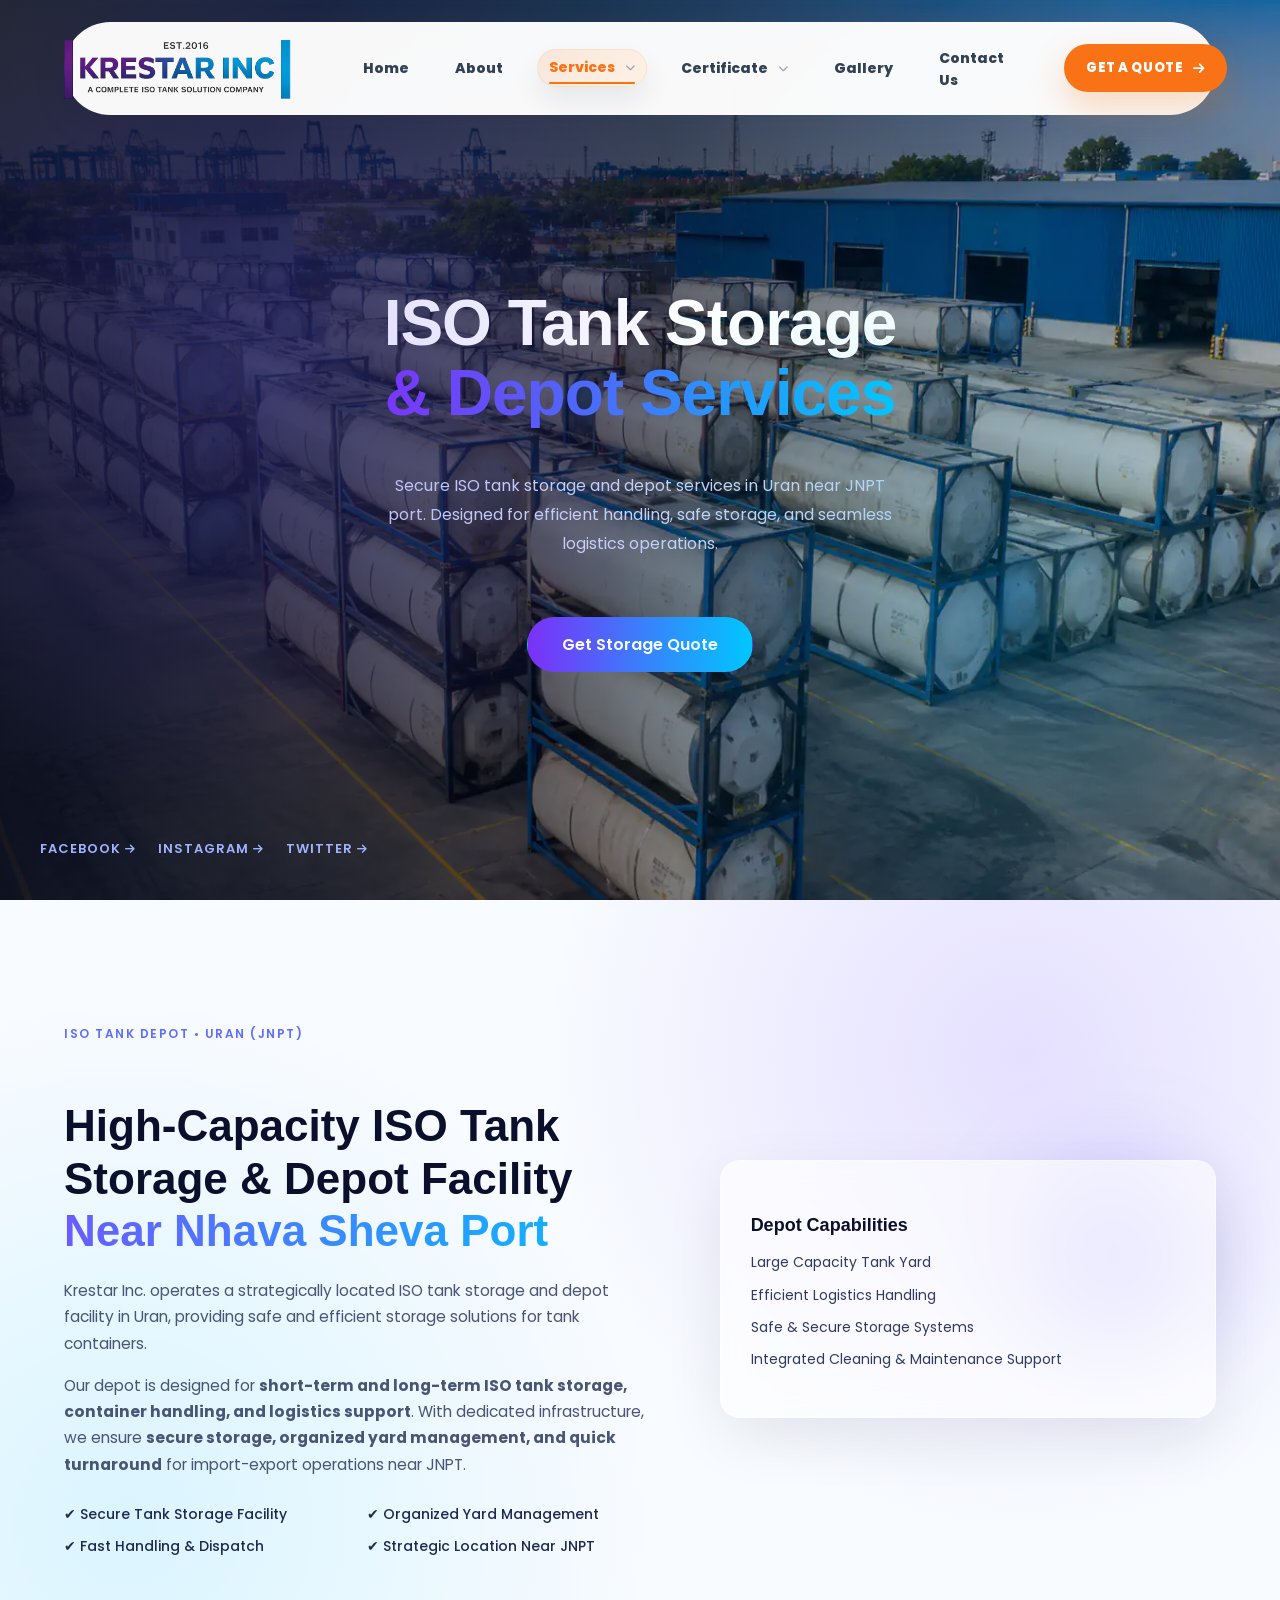
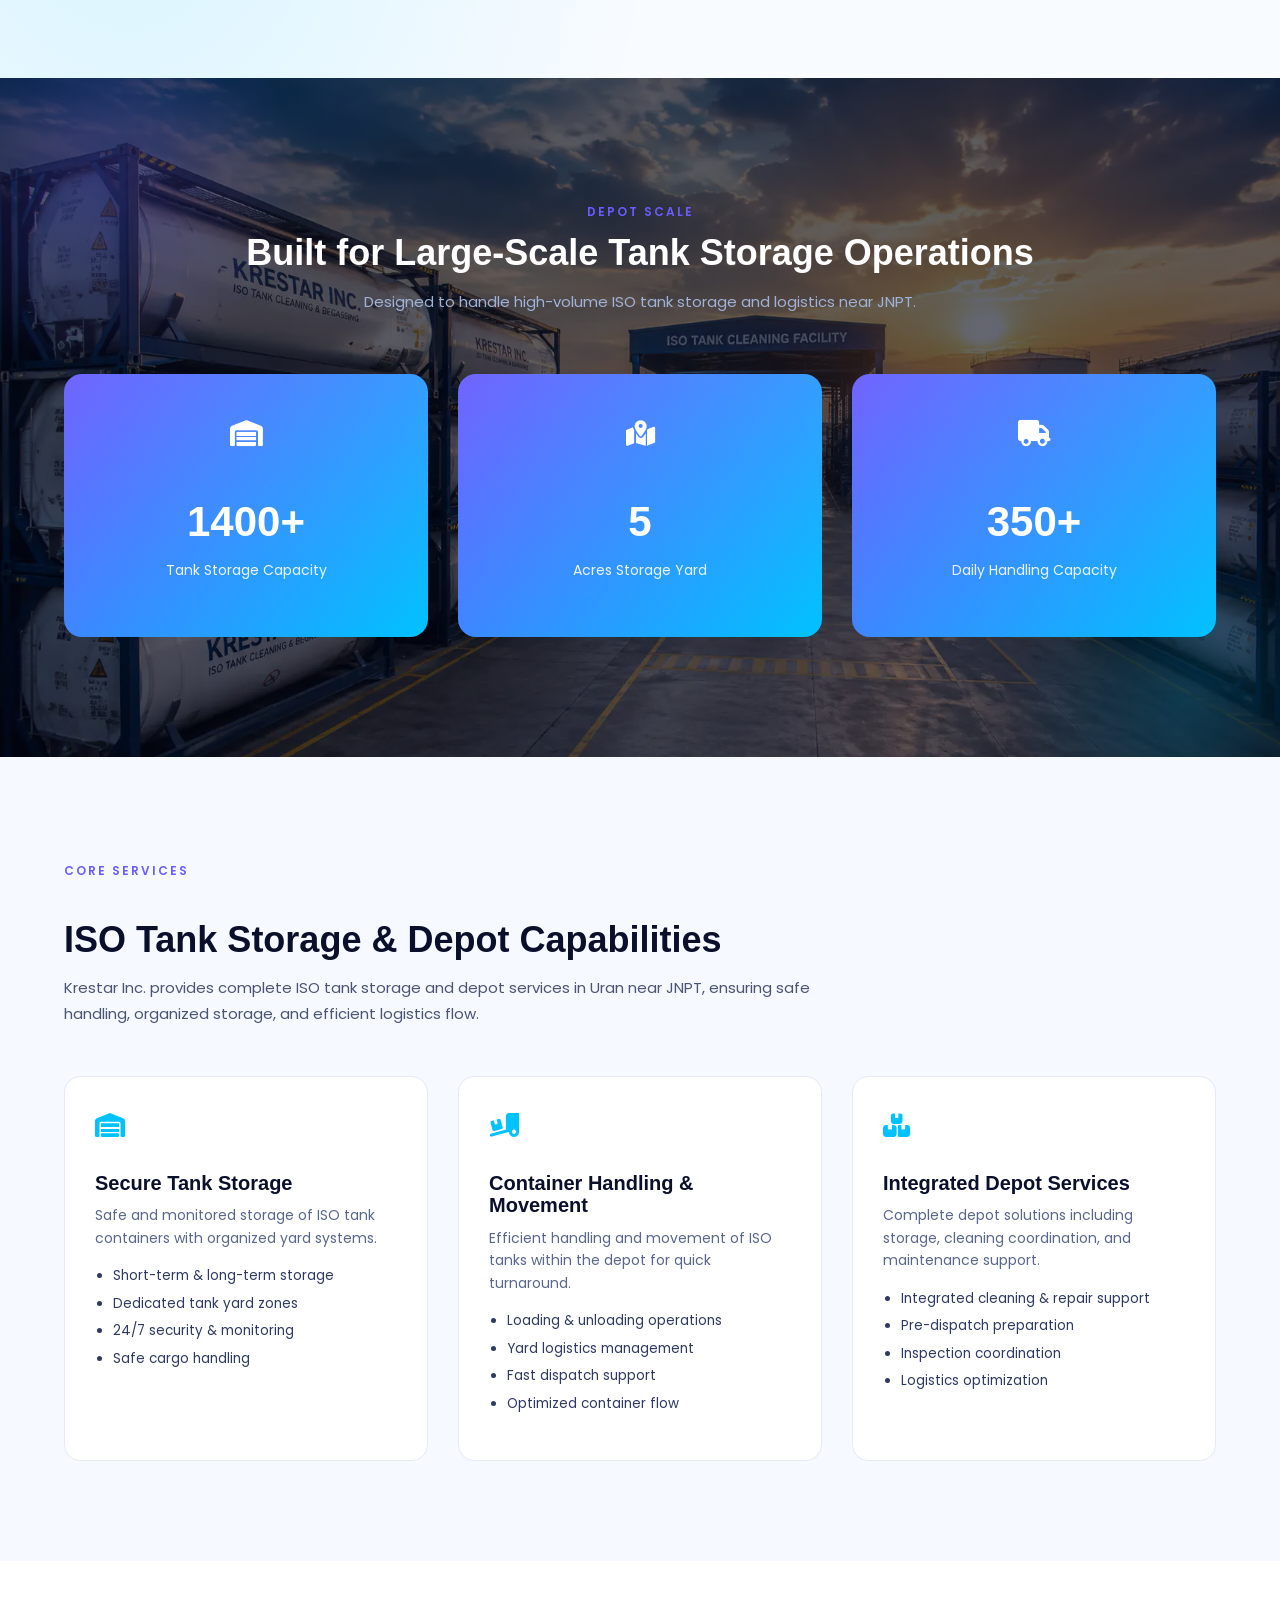
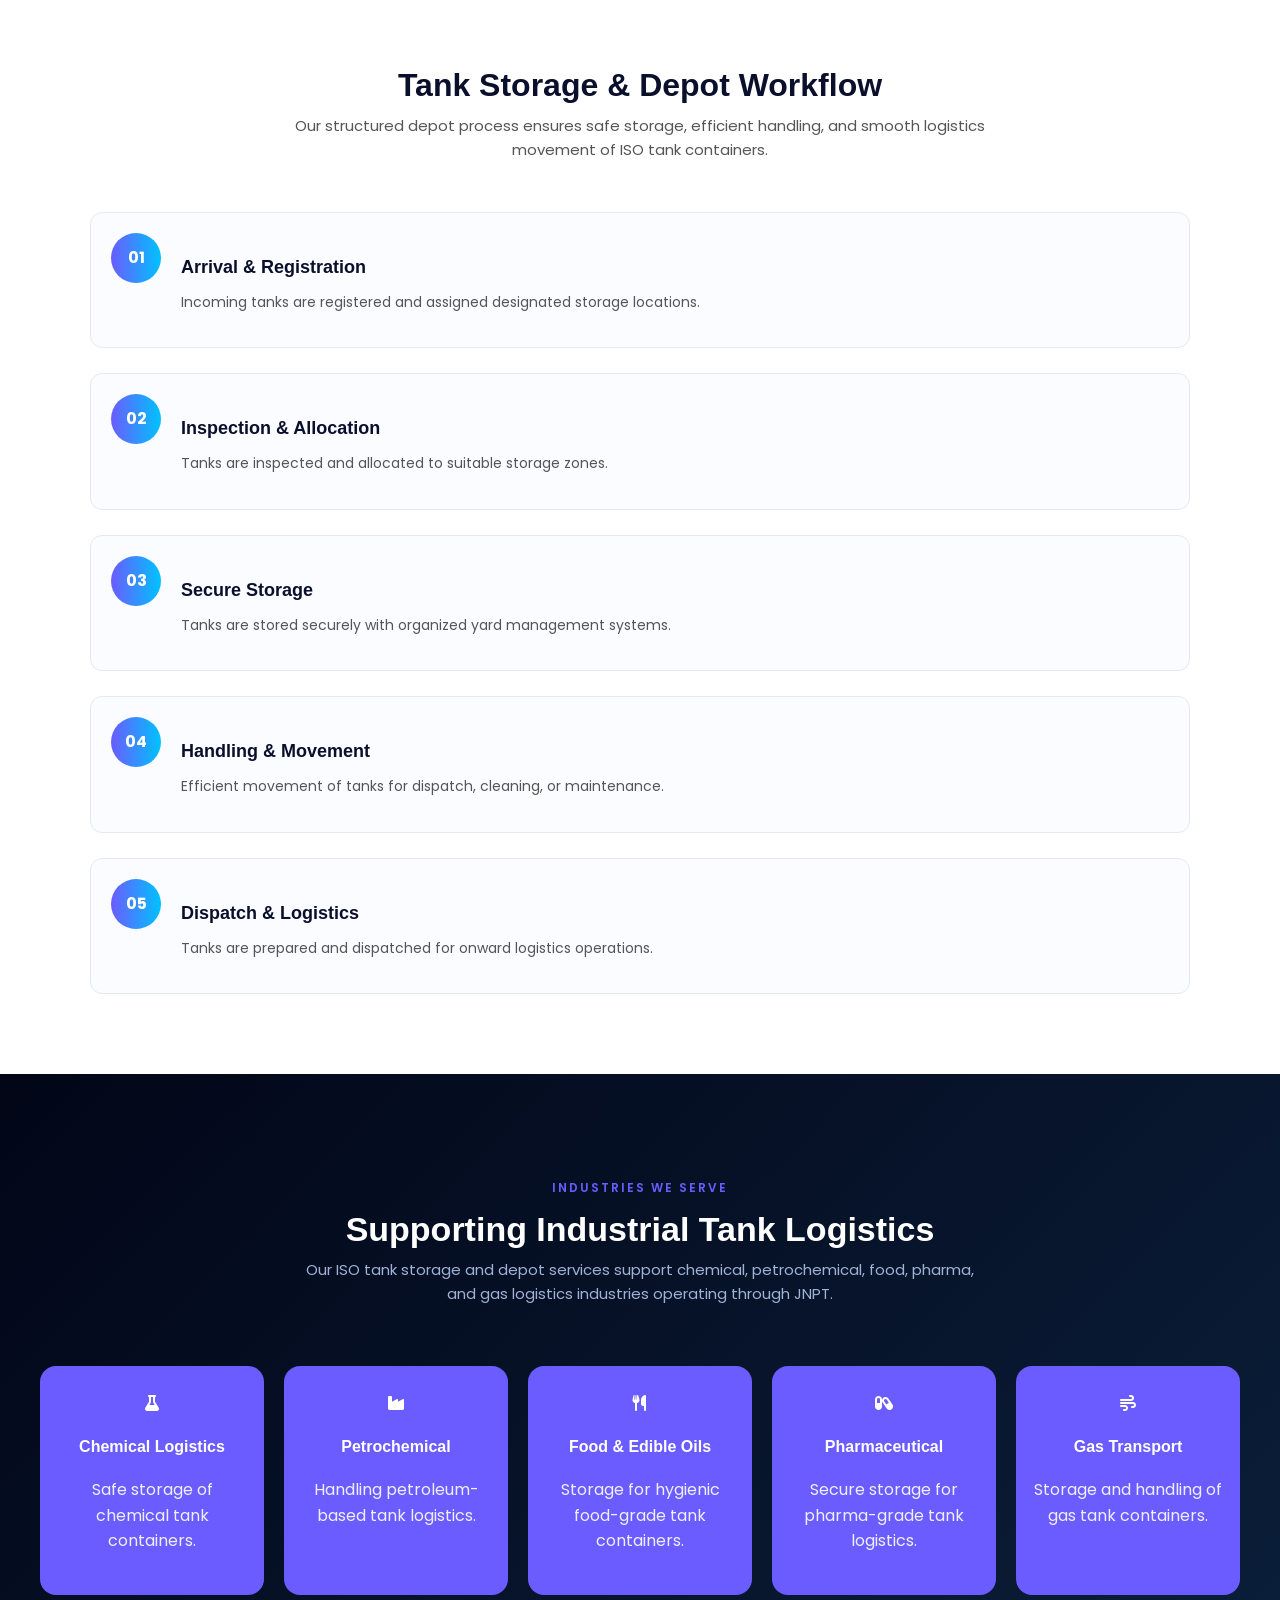
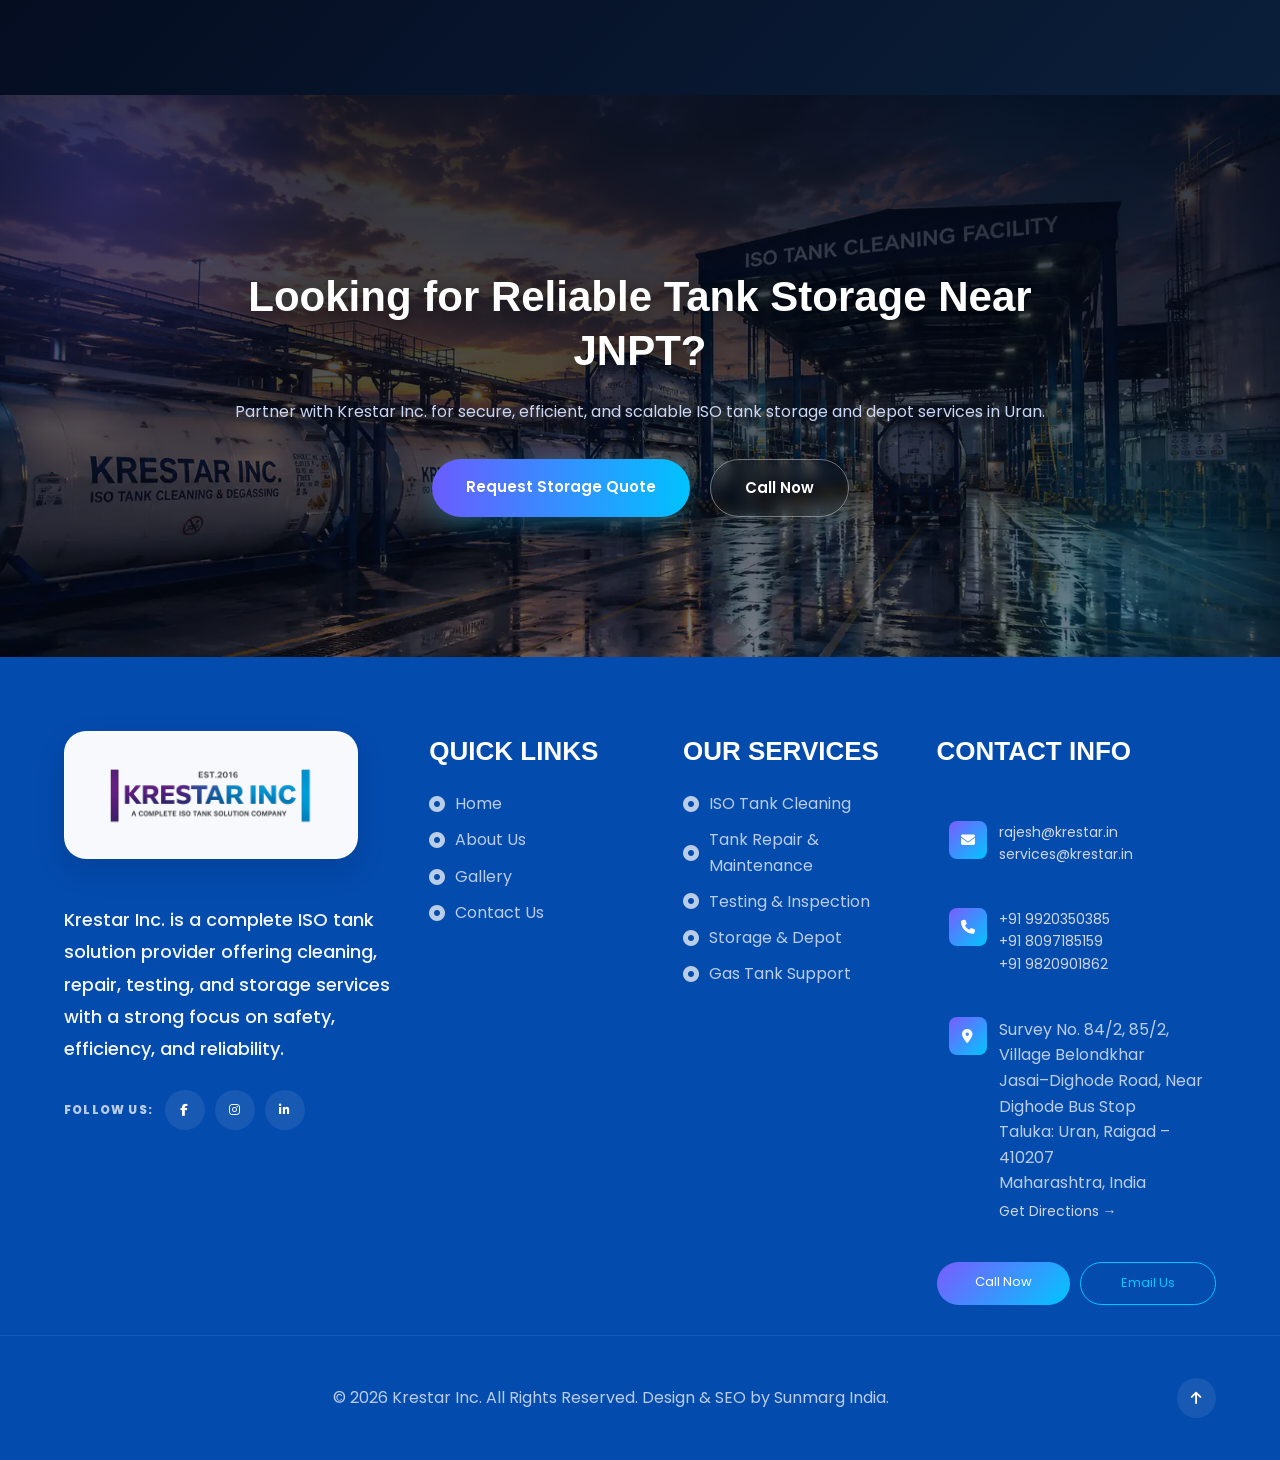
<file: storage-depot.html>
<!doctype html>
<html lang="en">
<head>
<meta charset="utf-8">
<meta name="viewport" content="width=device-width, initial-scale=1">
<link rel="icon" type="image/x-icon" href="img/krestar-best-favicon.png">
<title>ISO Tank Storage & Depot in Uran | Krestar Inc</title>
<meta name="description" content="ISO tank storage and depot services near JNPT port, Uran. Chemical, food-grade and gas tank storage with fast turnaround and compliance.">
<link rel="preconnect" href="https://fonts.googleapis.com">
<link rel="preconnect" href="https://fonts.gstatic.com" crossorigin>
<link href="https://fonts.googleapis.com/css2?family=Poppins:wght@400;500;600;700;800&display=swap" rel="stylesheet">
<link rel="stylesheet" href="https://cdnjs.cloudflare.com/ajax/libs/font-awesome/6.5.2/css/all.min.css">
<link rel="stylesheet" href="assets/styles.css">
<script src="assets/script.js" defer></script>
<style>

/* ===== GLOBAL ===== */
body{
font-family:'Poppins',sans-serif;
background:#ffffff;
color:#111;
}
.container{width:90%;max-width:1200px;margin:auto;}
.section{padding:100px 0;}

:root{
--grad:linear-gradient(90deg,#7b2ff7,#00c6ff);
}

/* ===== HERO (PREMIUM REWORK) ===== */

.hero{
  position: relative;
  height: 720px;
  display: flex;
  align-items: center;
  color: #fff;
  overflow: hidden;

  /* keep fallback image */
  background: url('img/krestar-tank-storage.webp') center/cover no-repeat;
}

/* DARK GRADIENT OVERLAY (better contrast) */
.hero::before{
  content: '';
  position: absolute;
  inset: 0;
  background:
    linear-gradient(
      110deg,
      rgba(2,6,23,0.85) 20%,
      rgba(2,6,23,0.65) 45%,
      rgba(2,6,23,0.35) 70%,
      rgba(2,6,23,0.15) 100%
    );
  z-index: 1;
}

/* SUBTLE COLOR GLOW (premium touch) */
.hero::after{
  content:'';
  position:absolute;
  inset:0;
  background:
    radial-gradient(circle at 20% 40%, rgba(106,92,255,0.25), transparent 40%),
    radial-gradient(circle at 80% 70%, rgba(0,200,255,0.2), transparent 40%);
  z-index: 2;
  pointer-events: none;
}

/* CONTENT */
.hero-content{
  position: relative;
  z-index: 3;
  max-width: 650px;
}

/* HEADING */
.hero h1{
  font-size: 64px;
  font-weight: 800;
  line-height: 1.1;
  letter-spacing: -1px;
}

/* GRADIENT TEXT */
.hero span{
  background: var(--grad);
  -webkit-background-clip: text;
  -webkit-text-fill-color: transparent;
}

/* DESCRIPTION */
.hero p{
  margin-top: 22px;
  color: #cbd5f5;
  line-height: 1.8;
  font-size: 16px;
  max-width: 520px;
}

/* BUTTON */
.btn{
  margin-top: 28px;
  padding: 14px 34px;
  border-radius: 50px;
  background: var(--grad);
  color: #fff;
  font-weight: 600;
  display: inline-block;
  transition: all 0.35s ease;
  position: relative;
  overflow: hidden;
}

/* BUTTON HOVER */
.btn:hover{
  transform: translateY(-3px);
  box-shadow: 0 15px 40px rgba(0,198,255,0.35);
}

/* SUBTLE BUTTON GLOW */
.btn::before{
  content:"";
  position:absolute;
  inset:0;
  background:linear-gradient(120deg,transparent,rgba(255,255,255,0.25),transparent);
  transform:translateX(-100%);
  transition:.6s;
}

.btn:hover::before{
  transform:translateX(100%);
}

/* HERO SOCIAL (IMPROVED VISIBILITY) */
.hero-social{
  position:absolute;
  bottom:40px;
  left:40px;
  z-index:3;
}

.hero-social a{
  display:block;
  margin-top:10px;
  font-size:13px;
  color:#9fb3ff;
  transition:.3s;
}

.hero-social a:hover{
  color:#fff;
  transform:translateX(5px);
}


/* ===== RESPONSIVE ===== */

@media (max-width: 992px){
  .hero{
    height: 620px;
  }

  .hero h1{
    font-size: 46px;
  }
}

@media (max-width: 600px){
  .hero{
    height: 560px;
    padding: 0 20px;
  }

  .hero h1{
    font-size: 36px;
  }

  .hero p{
    font-size: 14px;
  }

  .hero-social{
    display:none;
  }
}

/* ===== LIGHT / DARK ===== */
.section-light{background:#f5f7fb;}
.section-dark{background:#020617;color:#fff;}
.section-dark p{color:#bbb;}
.section h2{font-size:36px;margin-bottom:15px;}
.section p{line-height:1.7;color:#555;}

/* ===== GRID ===== */
.grid{
display:grid;
grid-template-columns:repeat(3,1fr);
gap:25px;
margin-top:40px;
}

/* ===== CARD ===== */
.card{
padding:28px;
border-radius:14px;
transition:.3s;
}

/* LIGHT */
.section-light .card{
background:#fff;
box-shadow:0 10px 25px rgba(0,0,0,.05);
}

/* DARK */
.section-dark .card{
background:linear-gradient(145deg,#0b1225,#050a1a);
border:1px solid rgba(255,255,255,.05);
position:relative;
overflow:hidden;
}
.section-dark .card::before{
content:'';
position:absolute;
top:0;
left:0;
width:100%;
height:3px;
background:var(--grad);
}

.card:hover{
transform:translateY(-8px);
}

/* ===== SCALE ===== */
.scale{
text-align:center;
}
.scale h3{
font-size:42px;
background:var(--grad);
-webkit-background-clip:text;
-webkit-text-fill-color:transparent;
}

/* ===== PROCESS ===== */
.pipeline{
position:relative;
margin-top:60px;
}
.pipeline::before{
content:'';
position:absolute;
left:50%;
top:0;
width:4px;
height:100%;
background:linear-gradient(#7b2ff7,#00c6ff);
transform:translateX(-50%);
animation:pulse 2s infinite;
}
@keyframes pulse{
0%{opacity:.4}
50%{opacity:1}
100%{opacity:.4}
}

.step{
width:45%;
padding:20px;
border-radius:10px;
background:#fff;
margin-bottom:60px;
position:relative;
box-shadow:0 10px 25px rgba(0,0,0,.05);
}

.step.left{margin-right:auto;}
.step.right{margin-left:auto;}

.step::after{
content:'';
position:absolute;
top:25px;
width:16px;
height:16px;
background:#00c6ff;
border-radius:50%;
}

.step.left::after{right:-34px;}
.step.right::after{left:-34px;}

/* ===== TAGS ===== */
.tags{
margin-top:25px;
display:flex;
flex-wrap:wrap;
gap:10px;
}
.tag{
padding:8px 16px;
border-radius:30px;
font-size:13px;
}
.section-light .tag{
background:#fff;
box-shadow:0 5px 15px rgba(0,0,0,.05);
}
.section-dark .tag{
background:#0b1225;
}

/* ===== CTA ===== */
.cta{
text-align:center;
background:linear-gradient(90deg,#020617,#0b1225);
color:#fff;
}
.cta p{color:#bbb;margin:15px 0 25px;}

/* ===== RESPONSIVE ===== */
@media(max-width:900px){
.grid{grid-template-columns:1fr;}
.hero h1{font-size:42px;}
.step{width:100%;}
.pipeline::before{left:10px;}
}

/* ===== PREMIUM INTRO SECTION ===== */
.intro-premium {
  position: relative;
  padding: 120px 0;
  background:
    radial-gradient(circle at 80% 20%, rgba(120,70,255,0.15), transparent 40%),
    radial-gradient(circle at 10% 80%, rgba(0,200,255,0.12), transparent 40%),
    #f8fbff;
  overflow: hidden;
}

.intro-wrap {
  display: grid;
  grid-template-columns: 1.2fr 1fr;
  gap: 60px;
  align-items: center;
}

/* LEFT CONTENT */
.intro-tag {
  display: inline-block;
  font-size: 12px;
  letter-spacing: 1.5px;
  font-weight: 600;
  color: #5f6cff;
  margin-bottom: 20px;
}

.intro-content h2 {
  font-size: 44px;
  line-height: 1.2;
  margin-bottom: 20px;
  font-weight: 700;
  color: #0a0f2c;
}

.intro-content h2 span {
  display: block;
  background: linear-gradient(90deg, #6a5cff, #00c2ff);
  -webkit-background-clip: text;
  -webkit-text-fill-color: transparent;
}

.intro-lead {
  font-size: 18px;
  color: #2d3557;
  margin-bottom: 15px;
}

.intro-content p {
  font-size: 15.5px;
  line-height: 1.7;
  color: #4a5575;
}

/* HIGHLIGHTS */
.intro-highlights {
  display: grid;
  grid-template-columns: 1fr 1fr;
  margin-top: 25px;
  gap: 10px;
  font-size: 14px;
  color: #1e2a52;
  font-weight: 500;
}

/* RIGHT VISUAL */
.intro-visual {
  position: relative;
}

/* glowing orb */
.glow-orb {
  position: absolute;
  width: 280px;
  height: 280px;
  background: radial-gradient(circle, rgba(106,92,255,0.4), transparent 70%);
  filter: blur(40px);
  top: -40px;
  right: -40px;
  z-index: 0;
}

/* glass card */
.glass-card {
  position: relative;
  backdrop-filter: blur(16px);
  background: rgba(255,255,255,0.65);
  border-radius: 20px;
  padding: 30px;
  box-shadow: 0 20px 60px rgba(0,0,0,0.08);
  border: 1px solid rgba(255,255,255,0.4);
  z-index: 2;
  transition: 0.4s ease;
}

.glass-card:hover {
  transform: translateY(-6px);
  box-shadow: 0 30px 80px rgba(0,0,0,0.12);
}

.glass-card h4 {
  margin-bottom: 15px;
  font-size: 18px;
  color: #0a0f2c;
}

.glass-card ul {
  list-style: none;
  padding: 0;
}

.glass-card ul li {
  font-size: 14px;
  margin-bottom: 10px;
  color: #2f3a63;
}

/* ===== SCALE PREMIUM WITH IMAGE BG ===== */

.scale-premium {
  position: relative;
  padding: 120px 0;
  color: #fff;
  overflow: hidden;

  background:
    linear-gradient(rgba(2,6,23,0.65), rgba(2,6,23,0.55)),
    url('img/iso-tank-yard.webp') center/cover no-repeat;
}

/* optional glow layer */
.scale-premium::before {
  content: "";
  position: absolute;
  width: 400px;
  height: 400px;
  background: radial-gradient(circle, rgba(106,92,255,0.25), transparent 70%);
  top: -100px;
  left: -100px;
  z-index: 0;
}

.scale-premium::after {
  content: "";
  position: absolute;
  width: 350px;
  height: 350px;
  background: radial-gradient(circle, rgba(0,200,255,0.2), transparent 70%);
  bottom: -120px;
  right: -80px;
  z-index: 0;
}

/* keep content above overlay */
.scale-premium .container {
  position: relative;
  z-index: 2;
}

/* HEADER */
.scale-header {
  text-align: center;
  margin-bottom: 60px;
}

.scale-tag {
  font-size: 12px;
  letter-spacing: 2px;
  color: #6a5cff;
  font-weight: 600;
}

.scale-header h2 {
  font-size: 36px;
  margin: 10px 0;
}

.scale-header p {
  color: #a0b2d6;
  font-size: 15px;
}

/* GRID */
.scale-grid {
  display: grid;
  grid-template-columns: repeat(3, 1fr);
  gap: 30px;
}

/* CARD */
.scale-card {
  background: linear-gradient(135deg, #6a5cff, #00c2ff);
  padding: 40px 20px;
  border-radius: 18px;
  text-align: center;
  transition: 0.4s ease;
  position: relative;
  color: #fff;

  /* remove old styles effect */
  border: none;
  backdrop-filter: none;
}

/* subtle depth overlay (premium touch) */
.scale-card::before {
  content: "";
  position: absolute;
  inset: 0;
  border-radius: 18px;
  background: linear-gradient(rgba(255,255,255,0.08), transparent);
  opacity: 0.6;
  pointer-events: none;
}

/* hover */
.scale-card:hover {
  transform: translateY(-10px) scale(1.02);
  box-shadow: 0 25px 60px rgba(0,0,0,0.5);
}

.scale-card:hover {
  transform: translateY(-8px);
  border-color: rgba(106,92,255,0.5);
  box-shadow: 0 20px 50px rgba(0,0,0,0.4);
}

/* ===== ICON (WHITE) ===== */
.scale-icon {
  font-size: 26px;
  margin-bottom: 15px;
  color: #fff;
}

/* ===== NUMBER (WHITE - NO GRADIENT) ===== */
.scale-card h3 {
  font-size: 42px;
  font-weight: 700;
  margin-bottom: 5px;
  color: #fff;

  /* remove gradient */
  background: none;
  -webkit-text-fill-color: unset;
}

/* TEXT */
.scale-card p {
  font-size: 14px;
  color: rgba(255,255,255,0.9);
}

/* ===== SERVICES PREMIUM ===== */

.services-premium {
  padding: 100px 0;
  background: #f6f9ff;
}

/* HEADER */
.section-head {
  max-width: 800px;
  margin-bottom: 50px;
}

.section-tag {
  font-size: 12px;
  letter-spacing: 2px;
  color: #6a5cff;
  font-weight: 600;
}

.section-head h2 {
  font-size: 36px;
  margin: 10px 0;
  color: #0a0f2c;
}

.section-head p {
  color: #4a5575;
  font-size: 15px;
  line-height: 1.7;
}

/* GRID */
.services-grid {
  display: grid;
  grid-template-columns: repeat(3, 1fr);
  gap: 30px;
}

/* CARD */
.service-card {
  background: #ffffff;
  padding: 30px;
  border-radius: 16px;
  border: 1px solid #e4e9f5;
  transition: 0.35s ease;
  position: relative;
}

/* HOVER */
.service-card:hover {
  transform: translateY(-8px);
  box-shadow: 0 20px 50px rgba(0,0,0,0.08);
  border-color: #d6dcff;
}

/* ICON */
.service-icon {
  font-size: 24px;
  margin-bottom: 15px;
  color: #00c2ff;
}

/* TITLE */
.service-card h4 {
  font-size: 20px;
  margin-bottom: 10px;
  color: #0a0f2c;
}

/* TEXT */
.service-card p {
  font-size: 14px;
  color: #5a678c;
  margin-bottom: 15px;
  line-height: 1.6;
}

/* LIST */
.service-card ul {
  padding-left: 18px;
}

.service-card ul li {
  font-size: 13.5px;
  color: #2f3a63;
  margin-bottom: 6px;
}

/* ===== PROCESS FLOW V2 (ISOLATED SAFE DESIGN) ===== */

.process-flow-v2 {
  padding: 80px 20px;
  background: #ffffff;
}

.pf-container {
  max-width: 1100px;
  margin: auto;
}

/* HEADER */
.pf-header {
  text-align: center;
  margin-bottom: 50px;
}

.pf-header h2 {
  font-size: 32px;
  margin-bottom: 10px;
  color: #0a0f2c;
}

.pf-header p {
  color: #555;
  font-size: 15px;
  max-width: 700px;
  margin: auto;
}

/* STEPS WRAP */
.pf-steps {
  display: flex;
  flex-direction: column;
  gap: 25px;
}

/* STEP */
.pf-step {
  display: flex;
  align-items: flex-start;
  gap: 20px;
  padding: 20px;
  border: 1px solid #e5e8f0;
  border-radius: 12px;
  transition: 0.3s;
  background: #fafcff;
}

.pf-step:hover {
  background: #f0f5ff;
  transform: translateY(-4px);
}

/* NUMBER */
.pf-num {
  min-width: 50px;
  height: 50px;
  background: linear-gradient(90deg, #6a5cff, #00c2ff);
  color: #fff;
  font-weight: 700;
  font-size: 16px;
  display: flex;
  align-items: center;
  justify-content: center;
  border-radius: 50%;
}

/* CONTENT */
.pf-content h4 {
  margin-bottom: 5px;
  font-size: 18px;
  color: #0a0f2c;
}

.pf-content p {
  font-size: 14px;
  color: #555;
  line-height: 1.6;
}

/* MOBILE SAFE */
@media (max-width: 600px) {
  .pf-step {
    flex-direction: column;
    align-items: flex-start;
  }
}

/* ===== INDUSTRIES FUTURISTIC ===== */

.industries-futuristic {
  padding: 100px 20px;
  background: linear-gradient(135deg, #020617, #0b1f3a);
  color: #fff;
}

.if-container {
  max-width: 1200px;
  margin: auto;
}

/* HEADER */
.if-header {
  text-align: center;
  margin-bottom: 60px;
}

.if-tag {
  font-size: 12px;
  letter-spacing: 2px;
  color: #6a5cff;
  font-weight: 600;
}

.if-header h2 {
  font-size: 34px;
  margin: 10px 0;
}

.if-header p {
  color: #a0b2d6;
  max-width: 700px;
  margin: auto;
  font-size: 15px;
}

/* GRID */
.if-grid {
  display: grid;
  grid-template-columns: repeat(5, 1fr);
  gap: 20px;
}

/* ===== INDUSTRY CARD (SOLID BRAND COLOR) ===== */

.if-card {
  background: #6a5cff;
  padding: 25px 15px;
  border-radius: 16px;
  text-align: center;
  transition: 0.3s ease;
  position: relative;
  color: #fff;

  border: none;
}

/* hover */
.if-card:hover {
  transform: translateY(-6px);
  box-shadow: 0 20px 50px rgba(0,0,0,0.4);
}

/* ICON */
.if-card i {
  color: #fff;
}

/* TEXT */
.if-card h4 {
  color: #fff;
}

.if-card p {
  color: rgba(255,255,255,0.9);
}

/* ===== CTA PREMIUM (IMAGE + CINEMATIC LOOK) ===== */

.cta-premium {
  position: relative;
  padding: 140px 20px;
  text-align: center;
  color: #fff;
  overflow: hidden;

  /* 🔥 REAL IMAGE BACKGROUND */
  background: 
    linear-gradient(rgba(5,11,26,0.85), rgba(5,11,26,0.55)),
    url('img/cta-iso-tank-bg.webp') center/cover no-repeat;
}

/* subtle glow accents */
.cta-premium::before {
  content: "";
  position: absolute;
  width: 500px;
  height: 500px;
  top: -150px;
  left: -150px;
  background: radial-gradient(circle, rgba(106,92,255,0.25), transparent 70%);
  z-index: 0;
}

.cta-premium::after {
  content: "";
  position: absolute;
  width: 400px;
  height: 400px;
  bottom: -120px;
  right: -100px;
  background: radial-gradient(circle, rgba(0,200,255,0.2), transparent 70%);
  z-index: 0;
}

/* content above overlay */
.cta-inner {
  max-width: 900px;
  margin: auto;
  position: relative;
  z-index: 2;
}

/* HEADING */
.cta-content h2 {
  font-size: 42px;
  font-weight: 700;
  margin-bottom: 20px;
  line-height: 1.3;
  text-shadow: 0 4px 20px rgba(0,0,0,0.6);
}

/* SUBTEXT */
.cta-content p {
  color: #cbd6f3;
  font-size: 16px;
  margin-bottom: 35px;
}

/* BUTTON WRAP */
.cta-actions {
  display: flex;
  justify-content: center;
  gap: 20px;
  flex-wrap: wrap;
}

/* BASE BUTTON */
.cta-btn {
  padding: 16px 34px;
  border-radius: 50px;
  font-weight: 600;
  text-decoration: none;
  transition: all 0.3s ease;
  font-size: 15px;
}

/* PRIMARY BUTTON */
.cta-btn.primary {
  background: linear-gradient(90deg, #6a5cff, #00c2ff);
  color: #fff;
  box-shadow: 0 8px 25px rgba(0,200,255,0.25);
}

.cta-btn.primary:hover {
  transform: translateY(-4px) scale(1.03);
  box-shadow: 0 15px 40px rgba(0,200,255,0.4);
}

/* SECONDARY BUTTON */
.cta-btn.secondary {
  border: 1px solid rgba(255,255,255,0.4);
  color: #fff;
  backdrop-filter: blur(6px);
}

.cta-btn.secondary:hover {
  background: rgba(255,255,255,0.1);
  transform: translateY(-3px);
}

@media (max-width: 900px){
  .grid,
  .services-grid,
  .scale-grid,
  .if-grid{
    grid-template-columns: 1fr;
  }

  .hero h1{font-size:42px;}

  .intro-wrap{grid-template-columns:1fr;}

  .step{width:100%;}

  .pipeline::before{left:10px;}
}

/* ===== GLOBAL REVEAL SYSTEM ===== */

/* initial state */
.reveal {
  opacity: 0;
  transform: translateY(40px) scale(0.98);
  filter: blur(6px);
  transition: 
    opacity 0.7s ease,
    transform 0.7s cubic-bezier(.2,.8,.2,1),
    filter 0.7s ease;
}

/* active state */
.reveal.active {
  opacity: 1;
  transform: translateY(0) scale(1);
  filter: blur(0);
}

/* delay variations */
.reveal.delay-1 { transition-delay: 0.1s; }
.reveal.delay-2 { transition-delay: 0.2s; }
.reveal.delay-3 { transition-delay: 0.3s; }
.reveal.delay-4 { transition-delay: 0.4s; }

/* ===== ADVANCED VARIANTS ===== */

/* slide left */
.reveal-left {
  transform: translateX(-60px);
}
.reveal-left.active {
  transform: translateX(0);
}

/* slide right */
.reveal-right {
  transform: translateX(60px);
}
.reveal-right.active {
  transform: translateX(0);
}

/* zoom-in */
.reveal-zoom {
  transform: scale(0.85);
}
.reveal-zoom.active {
  transform: scale(1);
}

/* rotate subtle (premium feel) */
.reveal-tilt {
  transform: rotateX(10deg) translateY(40px);
}
.reveal-tilt.active {
  transform: rotateX(0) translateY(0);
}

/* ===== HOVER MICRO INTERACTION ===== */

.card,
.service-card,
.if-card,
.scale-card,
.pf-step {
  transition: transform .35s ease, box-shadow .35s ease;
}

.card:hover,
.service-card:hover,
.if-card:hover,
.scale-card:hover,
.pf-step:hover {
  transform: translateY(-6px) scale(1.01);
  box-shadow: 0 15px 40px rgba(0,0,0,0.1);
}

</style>
</head>

<body>

<div id="header"></div>

<main>

<!-- HERO -->
<section class="hero" style="--hero-bg:url('img/krestar-tank-storage.webp');">

  <div class="hero-bg"></div>

  <div class="container hero-content">
    <h1>ISO Tank Storage <br><span>& Depot Services</span></h1>
    <p>
      Secure ISO tank storage and depot services in Uran near JNPT port.
      Designed for efficient handling, safe storage, and seamless logistics operations.
    </p>
    <a href="contact.html" class="btn">Get Storage Quote</a>
  </div>

  <div class="hero-social">
      <a href="#">FACEBOOK <i class="fa-solid fa-arrow-right"></i></a>
      <a href="#">INSTAGRAM <i class="fa-solid fa-arrow-right"></i></a>
      <a href="#">TWITTER <i class="fa-solid fa-arrow-right"></i></a>
  </div>

</section>


<!-- INTRO -->
<section class="section intro-premium">
  <div class="container intro-wrap">

    <div class="intro-content">
      <span class="intro-tag">ISO TANK DEPOT • URAN (JNPT)</span>

      <h2>
        High-Capacity ISO Tank Storage & Depot Facility 
        <span>Near Nhava Sheva Port</span>
      </h2>

      <p class="intro-lead">
        Krestar Inc. operates a strategically located ISO tank storage and depot facility in Uran,
        providing safe and efficient storage solutions for tank containers.
      </p>

      <p>
        Our depot is designed for <strong>short-term and long-term ISO tank storage,
        container handling, and logistics support</strong>. With dedicated infrastructure,
        we ensure <strong>secure storage, organized yard management, and quick turnaround</strong>
        for import-export operations near JNPT.
      </p>

      <div class="intro-highlights">
        <div>✔ Secure Tank Storage Facility</div>
        <div>✔ Organized Yard Management</div>
        <div>✔ Fast Handling & Dispatch</div>
        <div>✔ Strategic Location Near JNPT</div>
      </div>
    </div>

    <div class="intro-visual">
      <div class="glow-orb"></div>
      <div class="glass-card">
        <h4>Depot Capabilities</h4>
        <ul>
          <li>Large Capacity Tank Yard</li>
          <li>Efficient Logistics Handling</li>
          <li>Safe & Secure Storage Systems</li>
          <li>Integrated Cleaning & Maintenance Support</li>
        </ul>
      </div>
    </div>

  </div>
</section>


<!-- SCALE -->
<section class="section scale-premium">
  <div class="container">

    <div class="scale-header">
      <span class="scale-tag">DEPOT SCALE</span>
      <h2>Built for Large-Scale Tank Storage Operations</h2>
      <p>Designed to handle high-volume ISO tank storage and logistics near JNPT.</p>
    </div>

    <div class="scale-grid">

      <div class="scale-card">
        <div class="scale-icon"><i class="fa-solid fa-warehouse"></i></div>
        <h3 class="counter" data-target="2000">0</h3>
        <p>Tank Storage Capacity</p>
      </div>

      <div class="scale-card">
        <div class="scale-icon"><i class="fa-solid fa-map-location-dot"></i></div>
        <h3 class="counter" data-target="7">0</h3>
        <p>Acres Storage Yard</p>
      </div>

      <div class="scale-card">
        <div class="scale-icon"><i class="fa-solid fa-truck"></i></div>
        <h3 class="counter" data-target="500">0</h3>
        <p>Daily Handling Capacity</p>
      </div>

    </div>

  </div>
</section>


<!-- SERVICES -->
<section class="section section-light services-premium">
  <div class="container">

    <div class="section-head">
      <span class="section-tag">CORE SERVICES</span>
      <h2>ISO Tank Storage & Depot Capabilities</h2>
      <p>
        Krestar Inc. provides complete ISO tank storage and depot services in Uran near JNPT,
        ensuring safe handling, organized storage, and efficient logistics flow.
      </p>
    </div>

    <div class="services-grid">

      <div class="service-card">
        <div class="service-icon"><i class="fa-solid fa-warehouse"></i></div>

        <h4>Secure Tank Storage</h4>

        <p>
          Safe and monitored storage of ISO tank containers with organized yard systems.
        </p>

        <ul>
          <li>Short-term & long-term storage</li>
          <li>Dedicated tank yard zones</li>
          <li>24/7 security & monitoring</li>
          <li>Safe cargo handling</li>
        </ul>
      </div>

      <div class="service-card">
        <div class="service-icon"><i class="fa-solid fa-truck-loading"></i></div>

        <h4>Container Handling & Movement</h4>

        <p>
          Efficient handling and movement of ISO tanks within the depot for quick turnaround.
        </p>

        <ul>
          <li>Loading & unloading operations</li>
          <li>Yard logistics management</li>
          <li>Fast dispatch support</li>
          <li>Optimized container flow</li>
        </ul>
      </div>

      <div class="service-card">
        <div class="service-icon"><i class="fa-solid fa-boxes-stacked"></i></div>

        <h4>Integrated Depot Services</h4>

        <p>
          Complete depot solutions including storage, cleaning coordination, and maintenance support.
        </p>

        <ul>
          <li>Integrated cleaning & repair support</li>
          <li>Pre-dispatch preparation</li>
          <li>Inspection coordination</li>
          <li>Logistics optimization</li>
        </ul>
      </div>

    </div>

  </div>
</section>


<!-- PROCESS -->
<section class="process-flow-v2">
  <div class="pf-container">

    <div class="pf-header">
      <h2>Tank Storage & Depot Workflow</h2>
      <p>
        Our structured depot process ensures safe storage, efficient handling,
        and smooth logistics movement of ISO tank containers.
      </p>
    </div>

    <div class="pf-steps">

      <div class="pf-step">
        <div class="pf-num">01</div>
        <div class="pf-content">
          <h4>Arrival & Registration</h4>
          <p>
            Incoming tanks are registered and assigned designated storage locations.
          </p>
        </div>
      </div>

      <div class="pf-step">
        <div class="pf-num">02</div>
        <div class="pf-content">
          <h4>Inspection & Allocation</h4>
          <p>
            Tanks are inspected and allocated to suitable storage zones.
          </p>
        </div>
      </div>

      <div class="pf-step">
        <div class="pf-num">03</div>
        <div class="pf-content">
          <h4>Secure Storage</h4>
          <p>
            Tanks are stored securely with organized yard management systems.
          </p>
        </div>
      </div>

      <div class="pf-step">
        <div class="pf-num">04</div>
        <div class="pf-content">
          <h4>Handling & Movement</h4>
          <p>
            Efficient movement of tanks for dispatch, cleaning, or maintenance.
          </p>
        </div>
      </div>

      <div class="pf-step">
        <div class="pf-num">05</div>
        <div class="pf-content">
          <h4>Dispatch & Logistics</h4>
          <p>
            Tanks are prepared and dispatched for onward logistics operations.
          </p>
        </div>
      </div>

    </div>

  </div>
</section>


<!-- INDUSTRIES -->
<section class="industries-futuristic">
  <div class="if-container">

    <div class="if-header">
      <span class="if-tag">INDUSTRIES WE SERVE</span>
      <h2>Supporting Industrial Tank Logistics</h2>
      <p>
        Our ISO tank storage and depot services support chemical, petrochemical,
        food, pharma, and gas logistics industries operating through JNPT.
      </p>
    </div>

    <div class="if-grid">

      <div class="if-card">
        <i class="fa-solid fa-flask"></i>
        <h4>Chemical Logistics</h4>
        <p>Safe storage of chemical tank containers.</p>
      </div>

      <div class="if-card">
        <i class="fa-solid fa-industry"></i>
        <h4>Petrochemical</h4>
        <p>Handling petroleum-based tank logistics.</p>
      </div>

      <div class="if-card">
        <i class="fa-solid fa-utensils"></i>
        <h4>Food & Edible Oils</h4>
        <p>Storage for hygienic food-grade tank containers.</p>
      </div>

      <div class="if-card">
        <i class="fa-solid fa-capsules"></i>
        <h4>Pharmaceutical</h4>
        <p>Secure storage for pharma-grade tank logistics.</p>
      </div>

      <div class="if-card">
        <i class="fa-solid fa-wind"></i>
        <h4>Gas Transport</h4>
        <p>Storage and handling of gas tank containers.</p>
      </div>

    </div>

  </div>
</section>


<!-- CTA -->
<section class="cta-premium">
  <div class="cta-inner">

    <div class="cta-content">
      <h2>Looking for Reliable Tank Storage Near JNPT?</h2>

      <p>
        Partner with Krestar Inc. for secure, efficient, and scalable
        ISO tank storage and depot services in Uran.
      </p>

      <div class="cta-actions">
        <a href="contact.html" class="cta-btn primary">Request Storage Quote</a>
        <a href="tel:+919920350385" class="cta-btn secondary">Call Now</a>
      </div>
    </div>

  </div>
</section>

</main>

<div id="footer"></div>

<script>
const counters = document.querySelectorAll('.counter');

const runCounters = () => {
  counters.forEach(counter => {
    const target = +counter.getAttribute('data-target');
    let count = 0;
    const speed = target / 80;

    const update = () => {
      if (count < target) {
        count += speed;
        counter.innerText = Math.ceil(count) + (target >= 100 ? '+' : '');
        requestAnimationFrame(update);
      } else {
        counter.innerText = target + (target >= 100 ? '+' : '');
      }
    };

    update();
  });
};

const observer = new IntersectionObserver(entries => {
  if(entries[0].isIntersecting){
    runCounters();
    observer.disconnect();
  }
});

observer.observe(document.querySelector('.scale-premium'));
</script>

</body>
</html>
</file>
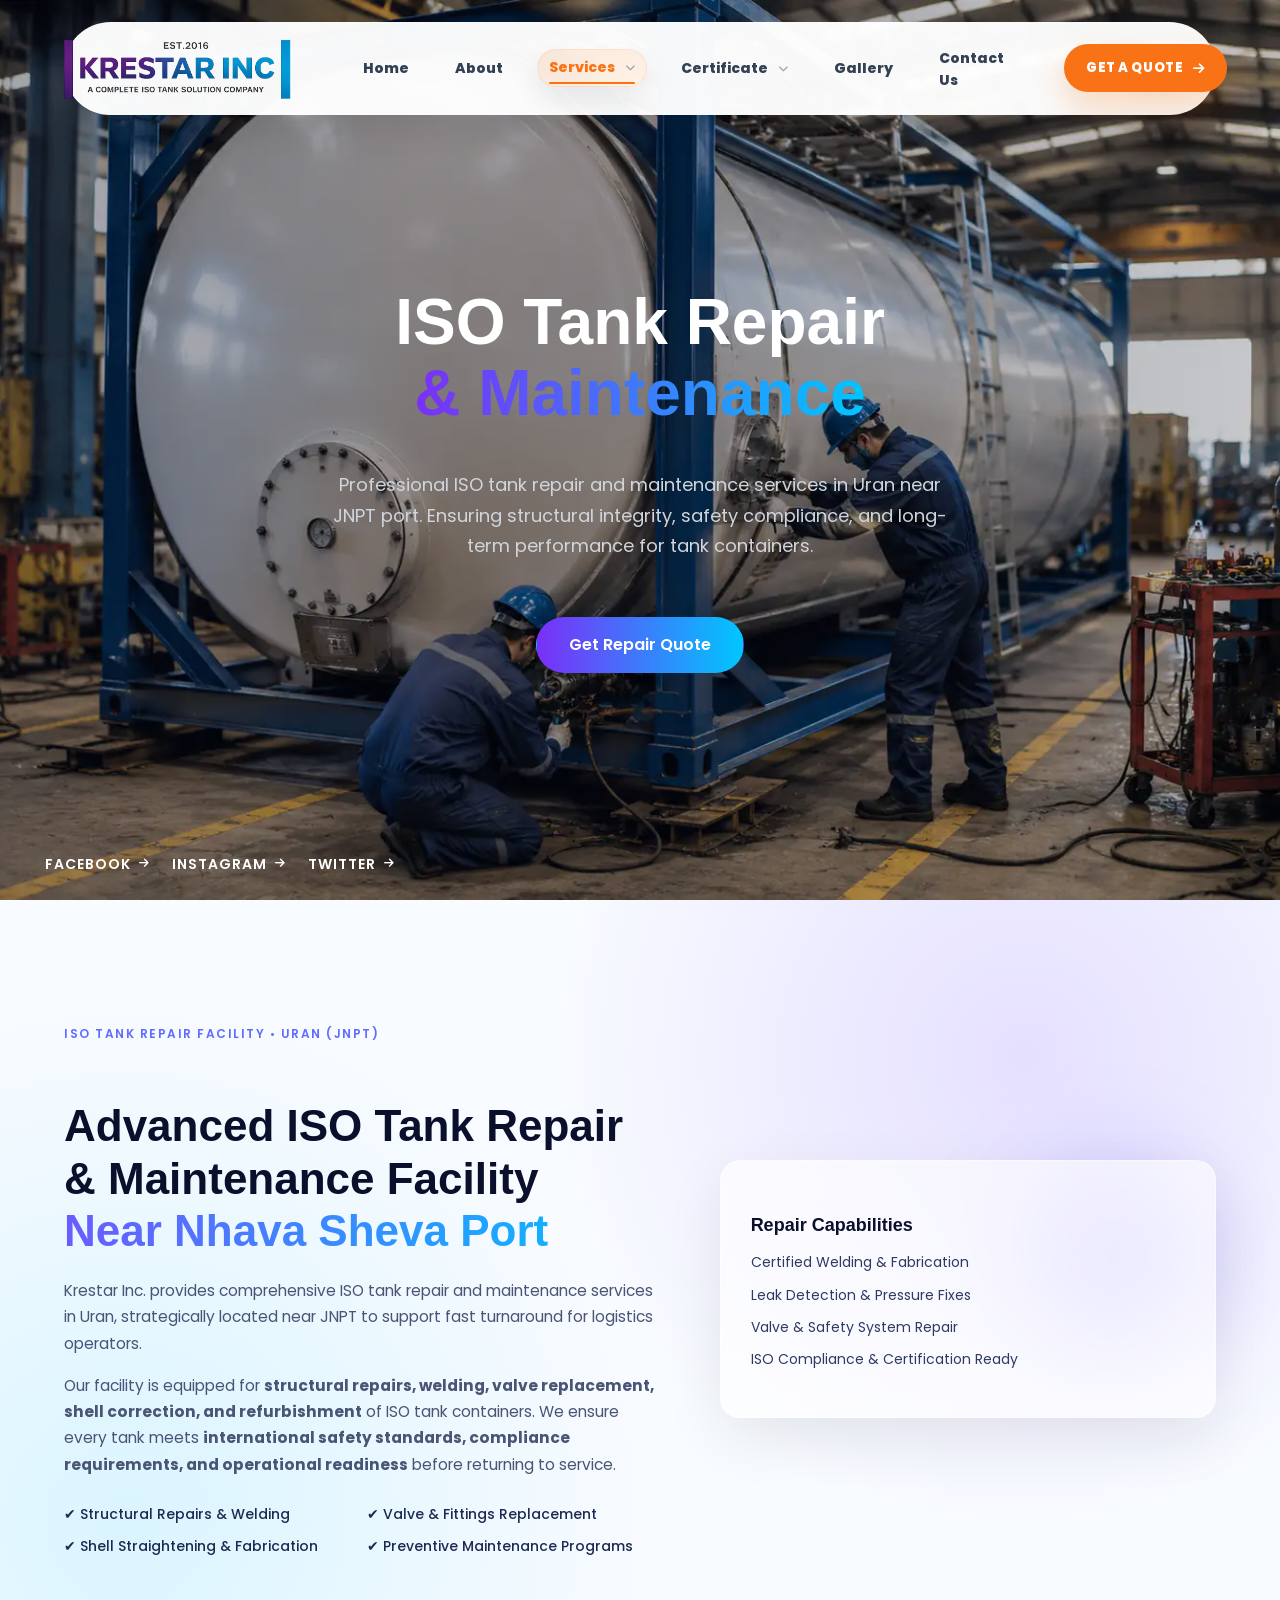
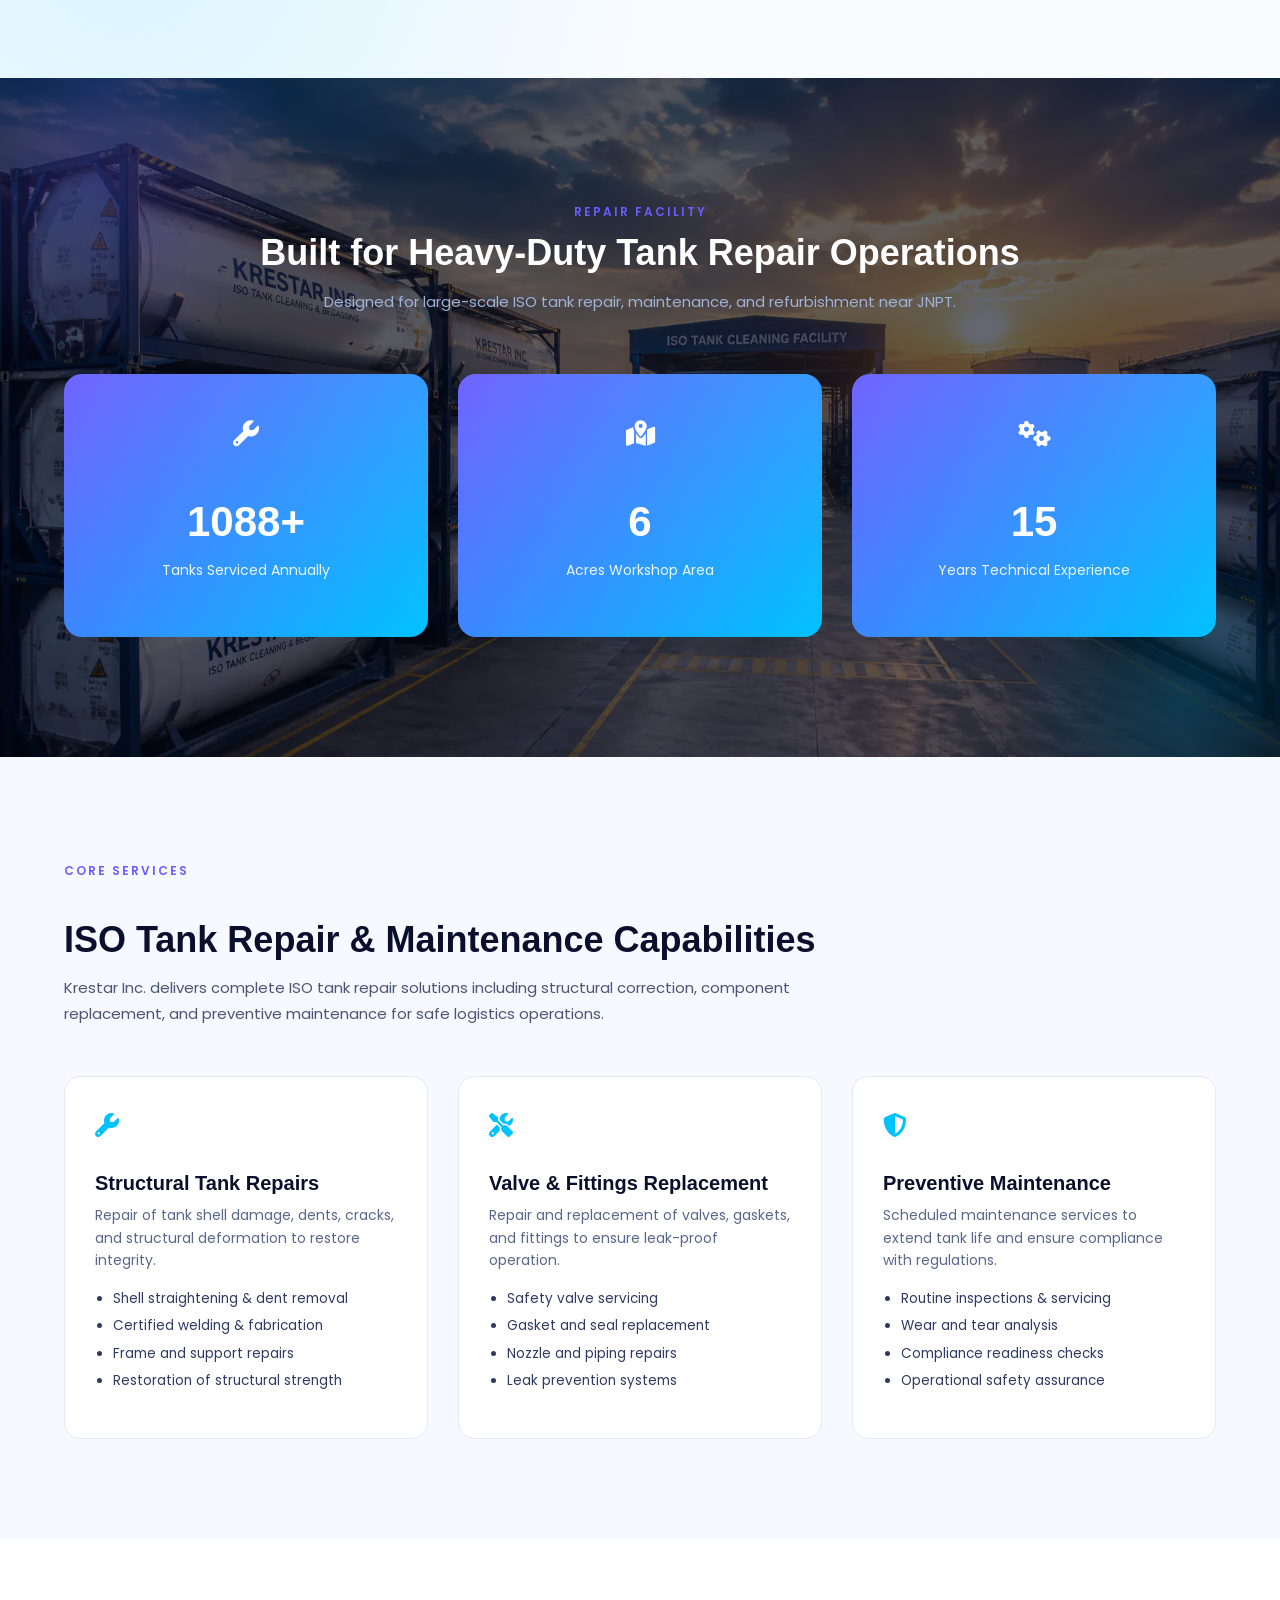
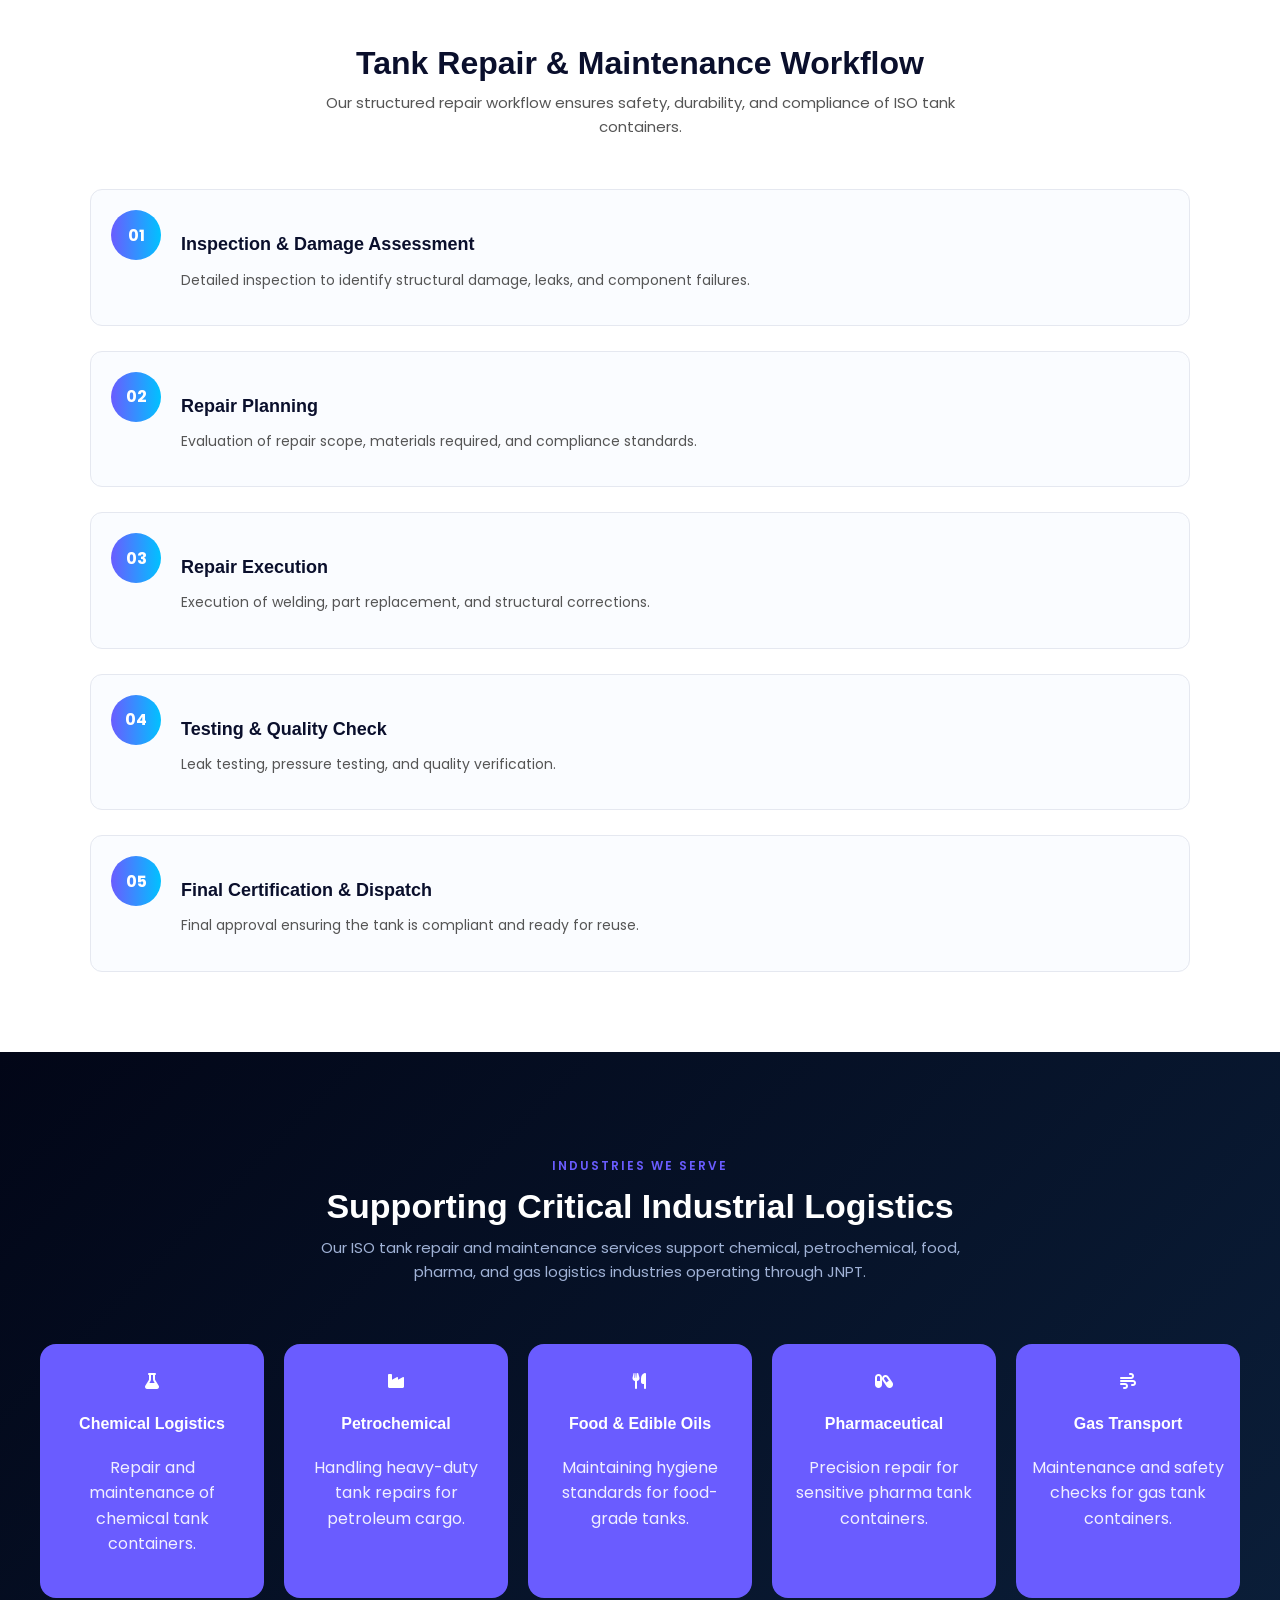
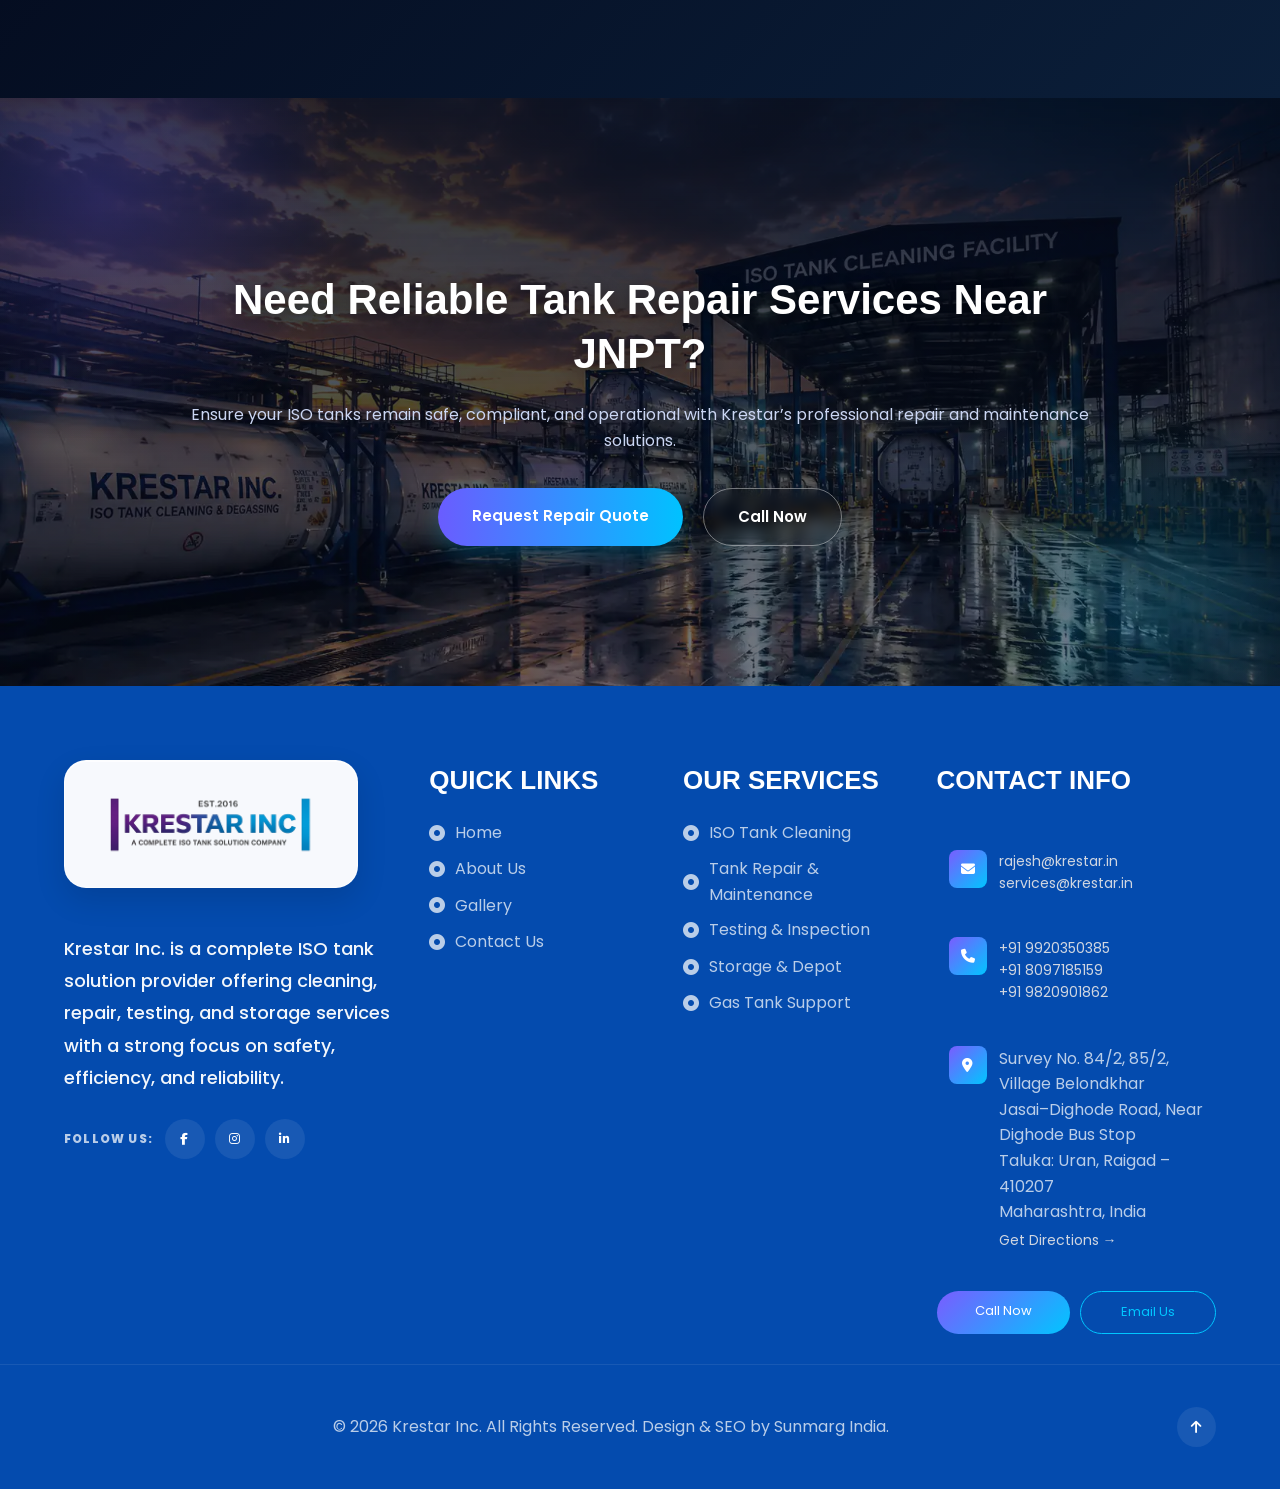
<file: tank-repair-maintenance.html>
<!doctype html>
<html lang="en">
<head>
<meta charset="utf-8">
<meta name="viewport" content="width=device-width, initial-scale=1">
<link rel="icon" type="image/x-icon" href="img/krestar-best-favicon.png">
<title>ISO Tank Repair & Maintenance in Uran | Krestar Inc</title>
<meta name="description" content="ISO tank repair and maintenance services near JNPT port, Uran. Chemical, food-grade and gas tank maintenance with fast turnaround and compliance.">
<link rel="preconnect" href="https://fonts.googleapis.com">
<link rel="preconnect" href="https://fonts.gstatic.com" crossorigin>
<link href="https://fonts.googleapis.com/css2?family=Poppins:wght@400;500;600;700;800&display=swap" rel="stylesheet">
<link rel="stylesheet" href="https://cdnjs.cloudflare.com/ajax/libs/font-awesome/6.5.2/css/all.min.css">
<link rel="stylesheet" href="assets/styles.css">
<script src="assets/script.js" defer></script>
<style>

/* ===== GLOBAL ===== */
body{
font-family:'Poppins',sans-serif;
background:#ffffff;
color:#111;
}
.container{width:90%;max-width:1200px;margin:auto;}
.section{padding:100px 0;}

:root{
--grad:linear-gradient(90deg,#7b2ff7,#00c6ff);
}

/* ===== HERO ===== */
.hero{
height:720px;
display:flex;
align-items:center;
background:url('img/krestar-tank-repairing-and-maintenance.webp') center/cover no-repeat;
position:relative;
color:#fff;
}
.hero::after{
content:'';
position:absolute;
inset:0;
background:linear-gradient(90deg,rgba(2,6,23,0.35) 50%,rgba(2,6,23,0.2));
}
.hero-content{position:relative;max-width:650px;}
.hero h1{font-size:64px;font-weight:800;line-height:1.1;}
.hero span{
background:var(--grad);
-webkit-background-clip:text;
-webkit-text-fill-color:transparent;
}
.hero p{margin-top:20px;color:#d1d5db;line-height:1.7;}
.btn{
margin-top:25px;
padding:14px 32px;
border-radius:40px;
background:var(--grad);
color:#fff;
font-weight:600;
display:inline-block;
transition:.3s;
}
.btn:hover{
transform:translateY(-2px);
box-shadow:0 10px 30px rgba(0,198,255,.3);
}

/* ===== LIGHT / DARK ===== */
.section-light{background:#f5f7fb;}
.section-dark{background:#020617;color:#fff;}
.section-dark p{color:#bbb;}
.section h2{font-size:36px;margin-bottom:15px;}
.section p{line-height:1.7;color:#555;}

/* ===== GRID ===== */
.grid{
display:grid;
grid-template-columns:repeat(3,1fr);
gap:25px;
margin-top:40px;
}

/* ===== CARD ===== */
.card{
padding:28px;
border-radius:14px;
transition:.3s;
}

/* LIGHT */
.section-light .card{
background:#fff;
box-shadow:0 10px 25px rgba(0,0,0,.05);
}

/* DARK */
.section-dark .card{
background:linear-gradient(145deg,#0b1225,#050a1a);
border:1px solid rgba(255,255,255,.05);
position:relative;
overflow:hidden;
}
.section-dark .card::before{
content:'';
position:absolute;
top:0;
left:0;
width:100%;
height:3px;
background:var(--grad);
}

.card:hover{
transform:translateY(-8px);
}

/* ===== SCALE ===== */
.scale{
text-align:center;
}
.scale h3{
font-size:42px;
background:var(--grad);
-webkit-background-clip:text;
-webkit-text-fill-color:transparent;
}

/* ===== PROCESS ===== */
.pipeline{
position:relative;
margin-top:60px;
}
.pipeline::before{
content:'';
position:absolute;
left:50%;
top:0;
width:4px;
height:100%;
background:linear-gradient(#7b2ff7,#00c6ff);
transform:translateX(-50%);
animation:pulse 2s infinite;
}
@keyframes pulse{
0%{opacity:.4}
50%{opacity:1}
100%{opacity:.4}
}

.step{
width:45%;
padding:20px;
border-radius:10px;
background:#fff;
margin-bottom:60px;
position:relative;
box-shadow:0 10px 25px rgba(0,0,0,.05);
}

.step.left{margin-right:auto;}
.step.right{margin-left:auto;}

.step::after{
content:'';
position:absolute;
top:25px;
width:16px;
height:16px;
background:#00c6ff;
border-radius:50%;
}

.step.left::after{right:-34px;}
.step.right::after{left:-34px;}

/* ===== TAGS ===== */
.tags{
margin-top:25px;
display:flex;
flex-wrap:wrap;
gap:10px;
}
.tag{
padding:8px 16px;
border-radius:30px;
font-size:13px;
}
.section-light .tag{
background:#fff;
box-shadow:0 5px 15px rgba(0,0,0,.05);
}
.section-dark .tag{
background:#0b1225;
}

/* ===== CTA ===== */
.cta{
text-align:center;
background:linear-gradient(90deg,#020617,#0b1225);
color:#fff;
}
.cta p{color:#bbb;margin:15px 0 25px;}

/* ===== RESPONSIVE ===== */
@media(max-width:900px){
.grid{grid-template-columns:1fr;}
.hero h1{font-size:42px;}
.step{width:100%;}
.pipeline::before{left:10px;}
}

/* ===== PREMIUM INTRO SECTION ===== */
.intro-premium {
  position: relative;
  padding: 120px 0;
  background:
    radial-gradient(circle at 80% 20%, rgba(120,70,255,0.15), transparent 40%),
    radial-gradient(circle at 10% 80%, rgba(0,200,255,0.12), transparent 40%),
    #f8fbff;
  overflow: hidden;
}

.intro-wrap {
  display: grid;
  grid-template-columns: 1.2fr 1fr;
  gap: 60px;
  align-items: center;
}

/* LEFT CONTENT */
.intro-tag {
  display: inline-block;
  font-size: 12px;
  letter-spacing: 1.5px;
  font-weight: 600;
  color: #5f6cff;
  margin-bottom: 20px;
}

.intro-content h2 {
  font-size: 44px;
  line-height: 1.2;
  margin-bottom: 20px;
  font-weight: 700;
  color: #0a0f2c;
}

.intro-content h2 span {
  display: block;
  background: linear-gradient(90deg, #6a5cff, #00c2ff);
  -webkit-background-clip: text;
  -webkit-text-fill-color: transparent;
}

.intro-lead {
  font-size: 18px;
  color: #2d3557;
  margin-bottom: 15px;
}

.intro-content p {
  font-size: 15.5px;
  line-height: 1.7;
  color: #4a5575;
}

/* HIGHLIGHTS */
.intro-highlights {
  display: grid;
  grid-template-columns: 1fr 1fr;
  margin-top: 25px;
  gap: 10px;
  font-size: 14px;
  color: #1e2a52;
  font-weight: 500;
}

/* RIGHT VISUAL */
.intro-visual {
  position: relative;
}

/* glowing orb */
.glow-orb {
  position: absolute;
  width: 280px;
  height: 280px;
  background: radial-gradient(circle, rgba(106,92,255,0.4), transparent 70%);
  filter: blur(40px);
  top: -40px;
  right: -40px;
  z-index: 0;
}

/* glass card */
.glass-card {
  position: relative;
  backdrop-filter: blur(16px);
  background: rgba(255,255,255,0.65);
  border-radius: 20px;
  padding: 30px;
  box-shadow: 0 20px 60px rgba(0,0,0,0.08);
  border: 1px solid rgba(255,255,255,0.4);
  z-index: 2;
  transition: 0.4s ease;
}

.glass-card:hover {
  transform: translateY(-6px);
  box-shadow: 0 30px 80px rgba(0,0,0,0.12);
}

.glass-card h4 {
  margin-bottom: 15px;
  font-size: 18px;
  color: #0a0f2c;
}

.glass-card ul {
  list-style: none;
  padding: 0;
}

.glass-card ul li {
  font-size: 14px;
  margin-bottom: 10px;
  color: #2f3a63;
}

/* ===== SCALE PREMIUM WITH IMAGE BG ===== */

.scale-premium {
  position: relative;
  padding: 120px 0;
  color: #fff;
  overflow: hidden;

  background:
    linear-gradient(rgba(2,6,23,0.65), rgba(2,6,23,0.55)),
    url('img/iso-tank-yard.webp') center/cover no-repeat;
}

/* optional glow layer */
.scale-premium::before {
  content: "";
  position: absolute;
  width: 400px;
  height: 400px;
  background: radial-gradient(circle, rgba(106,92,255,0.25), transparent 70%);
  top: -100px;
  left: -100px;
  z-index: 0;
}

.scale-premium::after {
  content: "";
  position: absolute;
  width: 350px;
  height: 350px;
  background: radial-gradient(circle, rgba(0,200,255,0.2), transparent 70%);
  bottom: -120px;
  right: -80px;
  z-index: 0;
}

/* keep content above overlay */
.scale-premium .container {
  position: relative;
  z-index: 2;
}

/* HEADER */
.scale-header {
  text-align: center;
  margin-bottom: 60px;
}

.scale-tag {
  font-size: 12px;
  letter-spacing: 2px;
  color: #6a5cff;
  font-weight: 600;
}

.scale-header h2 {
  font-size: 36px;
  margin: 10px 0;
}

.scale-header p {
  color: #a0b2d6;
  font-size: 15px;
}

/* GRID */
.scale-grid {
  display: grid;
  grid-template-columns: repeat(3, 1fr);
  gap: 30px;
}

/* CARD */
.scale-card {
  background: linear-gradient(135deg, #6a5cff, #00c2ff);
  padding: 40px 20px;
  border-radius: 18px;
  text-align: center;
  transition: 0.4s ease;
  position: relative;
  color: #fff;

  /* remove old styles effect */
  border: none;
  backdrop-filter: none;
}

/* subtle depth overlay (premium touch) */
.scale-card::before {
  content: "";
  position: absolute;
  inset: 0;
  border-radius: 18px;
  background: linear-gradient(rgba(255,255,255,0.08), transparent);
  opacity: 0.6;
  pointer-events: none;
}

/* hover */
.scale-card:hover {
  transform: translateY(-10px) scale(1.02);
  box-shadow: 0 25px 60px rgba(0,0,0,0.5);
}

.scale-card:hover {
  transform: translateY(-8px);
  border-color: rgba(106,92,255,0.5);
  box-shadow: 0 20px 50px rgba(0,0,0,0.4);
}

/* ===== ICON (WHITE) ===== */
.scale-icon {
  font-size: 26px;
  margin-bottom: 15px;
  color: #fff;
}

/* ===== NUMBER (WHITE - NO GRADIENT) ===== */
.scale-card h3 {
  font-size: 42px;
  font-weight: 700;
  margin-bottom: 5px;
  color: #fff;

  /* remove gradient */
  background: none;
  -webkit-text-fill-color: unset;
}

/* TEXT */
.scale-card p {
  font-size: 14px;
  color: rgba(255,255,255,0.9);
}

/* ===== SERVICES PREMIUM ===== */

.services-premium {
  padding: 100px 0;
  background: #f6f9ff;
}

/* HEADER */
.section-head {
  max-width: 800px;
  margin-bottom: 50px;
}

.section-tag {
  font-size: 12px;
  letter-spacing: 2px;
  color: #6a5cff;
  font-weight: 600;
}

.section-head h2 {
  font-size: 36px;
  margin: 10px 0;
  color: #0a0f2c;
}

.section-head p {
  color: #4a5575;
  font-size: 15px;
  line-height: 1.7;
}

/* GRID */
.services-grid {
  display: grid;
  grid-template-columns: repeat(3, 1fr);
  gap: 30px;
}

/* CARD */
.service-card {
  background: #ffffff;
  padding: 30px;
  border-radius: 16px;
  border: 1px solid #e4e9f5;
  transition: 0.35s ease;
  position: relative;
}

/* HOVER */
.service-card:hover {
  transform: translateY(-8px);
  box-shadow: 0 20px 50px rgba(0,0,0,0.08);
  border-color: #d6dcff;
}

/* ICON */
.service-icon {
  font-size: 24px;
  margin-bottom: 15px;
  color: #00c2ff;
}

/* TITLE */
.service-card h4 {
  font-size: 20px;
  margin-bottom: 10px;
  color: #0a0f2c;
}

/* TEXT */
.service-card p {
  font-size: 14px;
  color: #5a678c;
  margin-bottom: 15px;
  line-height: 1.6;
}

/* LIST */
.service-card ul {
  padding-left: 18px;
}

.service-card ul li {
  font-size: 13.5px;
  color: #2f3a63;
  margin-bottom: 6px;
}

/* ===== PROCESS FLOW V2 (ISOLATED SAFE DESIGN) ===== */

.process-flow-v2 {
  padding: 80px 20px;
  background: #ffffff;
}

.pf-container {
  max-width: 1100px;
  margin: auto;
}

/* HEADER */
.pf-header {
  text-align: center;
  margin-bottom: 50px;
}

.pf-header h2 {
  font-size: 32px;
  margin-bottom: 10px;
  color: #0a0f2c;
}

.pf-header p {
  color: #555;
  font-size: 15px;
  max-width: 700px;
  margin: auto;
}

/* STEPS WRAP */
.pf-steps {
  display: flex;
  flex-direction: column;
  gap: 25px;
}

/* STEP */
.pf-step {
  display: flex;
  align-items: flex-start;
  gap: 20px;
  padding: 20px;
  border: 1px solid #e5e8f0;
  border-radius: 12px;
  transition: 0.3s;
  background: #fafcff;
}

.pf-step:hover {
  background: #f0f5ff;
  transform: translateY(-4px);
}

/* NUMBER */
.pf-num {
  min-width: 50px;
  height: 50px;
  background: linear-gradient(90deg, #6a5cff, #00c2ff);
  color: #fff;
  font-weight: 700;
  font-size: 16px;
  display: flex;
  align-items: center;
  justify-content: center;
  border-radius: 50%;
}

/* CONTENT */
.pf-content h4 {
  margin-bottom: 5px;
  font-size: 18px;
  color: #0a0f2c;
}

.pf-content p {
  font-size: 14px;
  color: #555;
  line-height: 1.6;
}

/* MOBILE SAFE */
@media (max-width: 600px) {
  .pf-step {
    flex-direction: column;
    align-items: flex-start;
  }
}

/* ===== INDUSTRIES FUTURISTIC ===== */

.industries-futuristic {
  padding: 100px 20px;
  background: linear-gradient(135deg, #020617, #0b1f3a);
  color: #fff;
}

.if-container {
  max-width: 1200px;
  margin: auto;
}

/* HEADER */
.if-header {
  text-align: center;
  margin-bottom: 60px;
}

.if-tag {
  font-size: 12px;
  letter-spacing: 2px;
  color: #6a5cff;
  font-weight: 600;
}

.if-header h2 {
  font-size: 34px;
  margin: 10px 0;
}

.if-header p {
  color: #a0b2d6;
  max-width: 700px;
  margin: auto;
  font-size: 15px;
}

/* GRID */
.if-grid {
  display: grid;
  grid-template-columns: repeat(5, 1fr);
  gap: 20px;
}

/* ===== INDUSTRY CARD (SOLID BRAND COLOR) ===== */

.if-card {
  background: #6a5cff;
  padding: 25px 15px;
  border-radius: 16px;
  text-align: center;
  transition: 0.3s ease;
  position: relative;
  color: #fff;

  border: none;
}

/* hover */
.if-card:hover {
  transform: translateY(-6px);
  box-shadow: 0 20px 50px rgba(0,0,0,0.4);
}

/* ICON */
.if-card i {
  color: #fff;
}

/* TEXT */
.if-card h4 {
  color: #fff;
}

.if-card p {
  color: rgba(255,255,255,0.9);
}

/* ===== CTA PREMIUM (IMAGE + CINEMATIC LOOK) ===== */

.cta-premium {
  position: relative;
  padding: 140px 20px;
  text-align: center;
  color: #fff;
  overflow: hidden;

  /* 🔥 REAL IMAGE BACKGROUND */
  background: 
    linear-gradient(rgba(5,11,26,0.85), rgba(5,11,26,0.55)),
    url('img/cta-iso-tank-bg.webp') center/cover no-repeat;
}

/* subtle glow accents */
.cta-premium::before {
  content: "";
  position: absolute;
  width: 500px;
  height: 500px;
  top: -150px;
  left: -150px;
  background: radial-gradient(circle, rgba(106,92,255,0.25), transparent 70%);
  z-index: 0;
}

.cta-premium::after {
  content: "";
  position: absolute;
  width: 400px;
  height: 400px;
  bottom: -120px;
  right: -100px;
  background: radial-gradient(circle, rgba(0,200,255,0.2), transparent 70%);
  z-index: 0;
}

/* content above overlay */
.cta-inner {
  max-width: 900px;
  margin: auto;
  position: relative;
  z-index: 2;
}

/* HEADING */
.cta-content h2 {
  font-size: 42px;
  font-weight: 700;
  margin-bottom: 20px;
  line-height: 1.3;
  text-shadow: 0 4px 20px rgba(0,0,0,0.6);
}

/* SUBTEXT */
.cta-content p {
  color: #cbd6f3;
  font-size: 16px;
  margin-bottom: 35px;
}

/* BUTTON WRAP */
.cta-actions {
  display: flex;
  justify-content: center;
  gap: 20px;
  flex-wrap: wrap;
}

/* BASE BUTTON */
.cta-btn {
  padding: 16px 34px;
  border-radius: 50px;
  font-weight: 600;
  text-decoration: none;
  transition: all 0.3s ease;
  font-size: 15px;
}

/* PRIMARY BUTTON */
.cta-btn.primary {
  background: linear-gradient(90deg, #6a5cff, #00c2ff);
  color: #fff;
  box-shadow: 0 8px 25px rgba(0,200,255,0.25);
}

.cta-btn.primary:hover {
  transform: translateY(-4px) scale(1.03);
  box-shadow: 0 15px 40px rgba(0,200,255,0.4);
}

/* SECONDARY BUTTON */
.cta-btn.secondary {
  border: 1px solid rgba(255,255,255,0.4);
  color: #fff;
  backdrop-filter: blur(6px);
}

.cta-btn.secondary:hover {
  background: rgba(255,255,255,0.1);
  transform: translateY(-3px);
}

@media (max-width: 900px){
  .grid,
  .services-grid,
  .scale-grid,
  .if-grid{
    grid-template-columns: 1fr;
  }

  .hero h1{font-size:42px;}

  .intro-wrap{grid-template-columns:1fr;}

  .step{width:100%;}

  .pipeline::before{left:10px;}
}

/* ===== GLOBAL REVEAL SYSTEM ===== */

/* initial state */
.reveal {
  opacity: 0;
  transform: translateY(40px) scale(0.98);
  filter: blur(6px);
  transition: 
    opacity 0.7s ease,
    transform 0.7s cubic-bezier(.2,.8,.2,1),
    filter 0.7s ease;
}

/* active state */
.reveal.active {
  opacity: 1;
  transform: translateY(0) scale(1);
  filter: blur(0);
}

/* delay variations */
.reveal.delay-1 { transition-delay: 0.1s; }
.reveal.delay-2 { transition-delay: 0.2s; }
.reveal.delay-3 { transition-delay: 0.3s; }
.reveal.delay-4 { transition-delay: 0.4s; }

/* ===== ADVANCED VARIANTS ===== */

/* slide left */
.reveal-left {
  transform: translateX(-60px);
}
.reveal-left.active {
  transform: translateX(0);
}

/* slide right */
.reveal-right {
  transform: translateX(60px);
}
.reveal-right.active {
  transform: translateX(0);
}

/* zoom-in */
.reveal-zoom {
  transform: scale(0.85);
}
.reveal-zoom.active {
  transform: scale(1);
}

/* rotate subtle (premium feel) */
.reveal-tilt {
  transform: rotateX(10deg) translateY(40px);
}
.reveal-tilt.active {
  transform: rotateX(0) translateY(0);
}

/* ===== HOVER MICRO INTERACTION ===== */

.card,
.service-card,
.if-card,
.scale-card,
.pf-step {
  transition: transform .35s ease, box-shadow .35s ease;
}

.card:hover,
.service-card:hover,
.if-card:hover,
.scale-card:hover,
.pf-step:hover {
  transform: translateY(-6px) scale(1.01);
  box-shadow: 0 15px 40px rgba(0,0,0,0.1);
}

</style>
</head>

<body>

<div id="header"></div>

<main>

<!-- HERO -->
<section class="hero">
<div class="container hero-content">
<h1>ISO Tank Repair <br><span>& Maintenance</span></h1>
<p>
Professional ISO tank repair and maintenance services in Uran near JNPT port.
Ensuring structural integrity, safety compliance, and long-term performance for tank containers.
</p>
<a href="contact.html" class="btn">Get Repair Quote</a>
</div>

<div class="hero-social">
    <a href="#">FACEBOOK <i class="fa-solid fa-arrow-right"></i></a>
    <a href="#">INSTAGRAM <i class="fa-solid fa-arrow-right"></i></a>
    <a href="#">TWITTER <i class="fa-solid fa-arrow-right"></i></a>
</div>
</section>


<!-- INTRO -->
<section class="section intro-premium">
  <div class="container intro-wrap">

    <div class="intro-content">
      <span class="intro-tag">ISO TANK REPAIR FACILITY • URAN (JNPT)</span>

      <h2>
        Advanced ISO Tank Repair & Maintenance Facility 
        <span>Near Nhava Sheva Port</span>
      </h2>

      <p class="intro-lead">
        Krestar Inc. provides comprehensive ISO tank repair and maintenance services in Uran,
        strategically located near JNPT to support fast turnaround for logistics operators.
      </p>

      <p>
        Our facility is equipped for <strong>structural repairs, welding, valve replacement,
        shell correction, and refurbishment</strong> of ISO tank containers. We ensure every tank meets
        <strong>international safety standards, compliance requirements, and operational readiness</strong>
        before returning to service.
      </p>

      <div class="intro-highlights">
        <div>✔ Structural Repairs & Welding</div>
        <div>✔ Valve & Fittings Replacement</div>
        <div>✔ Shell Straightening & Fabrication</div>
        <div>✔ Preventive Maintenance Programs</div>
      </div>
    </div>

    <div class="intro-visual">
      <div class="glow-orb"></div>
      <div class="glass-card">
        <h4>Repair Capabilities</h4>
        <ul>
          <li>Certified Welding & Fabrication</li>
          <li>Leak Detection & Pressure Fixes</li>
          <li>Valve & Safety System Repair</li>
          <li>ISO Compliance & Certification Ready</li>
        </ul>
      </div>
    </div>

  </div>
</section>


<!-- SCALE -->
<section class="section scale-premium">
  <div class="container">

    <div class="scale-header">
      <span class="scale-tag">REPAIR FACILITY</span>
      <h2>Built for Heavy-Duty Tank Repair Operations</h2>
      <p>Designed for large-scale ISO tank repair, maintenance, and refurbishment near JNPT.</p>
    </div>

    <div class="scale-grid">

      <div class="scale-card">
        <div class="scale-icon"><i class="fa-solid fa-wrench"></i></div>
        <h3 class="counter" data-target="1500">0</h3>
        <p>Tanks Serviced Annually</p>
      </div>

      <div class="scale-card">
        <div class="scale-icon"><i class="fa-solid fa-map-location-dot"></i></div>
        <h3 class="counter" data-target="7">0</h3>
        <p>Acres Workshop Area</p>
      </div>

      <div class="scale-card">
        <div class="scale-icon"><i class="fa-solid fa-gears"></i></div>
        <h3 class="counter" data-target="20">0</h3>
        <p>Years Technical Experience</p>
      </div>

    </div>

  </div>
</section>


<!-- SERVICES -->
<section class="section section-light services-premium">
  <div class="container">

    <div class="section-head">
      <span class="section-tag">CORE SERVICES</span>
      <h2>ISO Tank Repair & Maintenance Capabilities</h2>
      <p>
        Krestar Inc. delivers complete ISO tank repair solutions including structural correction,
        component replacement, and preventive maintenance for safe logistics operations.
      </p>
    </div>

    <div class="services-grid">

      <div class="service-card">
        <div class="service-icon"><i class="fa-solid fa-wrench"></i></div>
        <h4>Structural Tank Repairs</h4>
        <p>
          Repair of tank shell damage, dents, cracks, and structural deformation to restore integrity.
        </p>
        <ul>
          <li>Shell straightening & dent removal</li>
          <li>Certified welding & fabrication</li>
          <li>Frame and support repairs</li>
          <li>Restoration of structural strength</li>
        </ul>
      </div>

      <div class="service-card">
        <div class="service-icon"><i class="fa-solid fa-screwdriver-wrench"></i></div>
        <h4>Valve & Fittings Replacement</h4>
        <p>
          Repair and replacement of valves, gaskets, and fittings to ensure leak-proof operation.
        </p>
        <ul>
          <li>Safety valve servicing</li>
          <li>Gasket and seal replacement</li>
          <li>Nozzle and piping repairs</li>
          <li>Leak prevention systems</li>
        </ul>
      </div>

      <div class="service-card">
        <div class="service-icon"><i class="fa-solid fa-shield-halved"></i></div>
        <h4>Preventive Maintenance</h4>
        <p>
          Scheduled maintenance services to extend tank life and ensure compliance with regulations.
        </p>
        <ul>
          <li>Routine inspections & servicing</li>
          <li>Wear and tear analysis</li>
          <li>Compliance readiness checks</li>
          <li>Operational safety assurance</li>
        </ul>
      </div>

    </div>

  </div>
</section>


<!-- PROCESS -->
<section class="process-flow-v2">
  <div class="pf-container">

    <div class="pf-header">
      <h2>Tank Repair & Maintenance Workflow</h2>
      <p>
        Our structured repair workflow ensures safety, durability, and compliance of ISO tank containers.
      </p>
    </div>

    <div class="pf-steps">

      <div class="pf-step">
        <div class="pf-num">01</div>
        <div class="pf-content">
          <h4>Inspection & Damage Assessment</h4>
          <p>Detailed inspection to identify structural damage, leaks, and component failures.</p>
        </div>
      </div>

      <div class="pf-step">
        <div class="pf-num">02</div>
        <div class="pf-content">
          <h4>Repair Planning</h4>
          <p>Evaluation of repair scope, materials required, and compliance standards.</p>
        </div>
      </div>

      <div class="pf-step">
        <div class="pf-num">03</div>
        <div class="pf-content">
          <h4>Repair Execution</h4>
          <p>Execution of welding, part replacement, and structural corrections.</p>
        </div>
      </div>

      <div class="pf-step">
        <div class="pf-num">04</div>
        <div class="pf-content">
          <h4>Testing & Quality Check</h4>
          <p>Leak testing, pressure testing, and quality verification.</p>
        </div>
      </div>

      <div class="pf-step">
        <div class="pf-num">05</div>
        <div class="pf-content">
          <h4>Final Certification & Dispatch</h4>
          <p>Final approval ensuring the tank is compliant and ready for reuse.</p>
        </div>
      </div>

    </div>

  </div>
</section>


<!-- INDUSTRIES -->
<section class="industries-futuristic">
  <div class="if-container">

    <div class="if-header">
      <span class="if-tag">INDUSTRIES WE SERVE</span>
      <h2>Supporting Critical Industrial Logistics</h2>
      <p>
        Our ISO tank repair and maintenance services support chemical, petrochemical,
        food, pharma, and gas logistics industries operating through JNPT.
      </p>
    </div>

    <div class="if-grid">

      <div class="if-card">
        <i class="fa-solid fa-flask"></i>
        <h4>Chemical Logistics</h4>
        <p>Repair and maintenance of chemical tank containers.</p>
      </div>

      <div class="if-card">
        <i class="fa-solid fa-industry"></i>
        <h4>Petrochemical</h4>
        <p>Handling heavy-duty tank repairs for petroleum cargo.</p>
      </div>

      <div class="if-card">
        <i class="fa-solid fa-utensils"></i>
        <h4>Food & Edible Oils</h4>
        <p>Maintaining hygiene standards for food-grade tanks.</p>
      </div>

      <div class="if-card">
        <i class="fa-solid fa-capsules"></i>
        <h4>Pharmaceutical</h4>
        <p>Precision repair for sensitive pharma tank containers.</p>
      </div>

      <div class="if-card">
        <i class="fa-solid fa-wind"></i>
        <h4>Gas Transport</h4>
        <p>Maintenance and safety checks for gas tank containers.</p>
      </div>

    </div>

  </div>
</section>


<!-- CTA -->
<section class="cta-premium">
  <div class="cta-inner">

    <div class="cta-content">
      <h2>Need Reliable Tank Repair Services Near JNPT?</h2>

      <p>
        Ensure your ISO tanks remain safe, compliant, and operational with Krestar’s
        professional repair and maintenance solutions.
      </p>

      <div class="cta-actions">
        <a href="contact.html" class="cta-btn primary">Request Repair Quote</a>
        <a href="tel:+919920350385" class="cta-btn secondary">Call Now</a>
      </div>
    </div>

  </div>
</section>

</main>

<div id="footer"></div>

<script>
const counters = document.querySelectorAll('.counter');

const runCounters = () => {
  counters.forEach(counter => {
    const target = +counter.getAttribute('data-target');
    let count = 0;
    const speed = target / 80;

    const update = () => {
      if (count < target) {
        count += speed;
        counter.innerText = Math.ceil(count) + (target >= 100 ? '+' : '');
        requestAnimationFrame(update);
      } else {
        counter.innerText = target + (target >= 100 ? '+' : '');
      }
    };

    update();
  });
};

const observer = new IntersectionObserver(entries => {
  if(entries[0].isIntersecting){
    runCounters();
    observer.disconnect();
  }
});

observer.observe(document.querySelector('.scale-premium'));
</script>

</body>
</html>
</file>
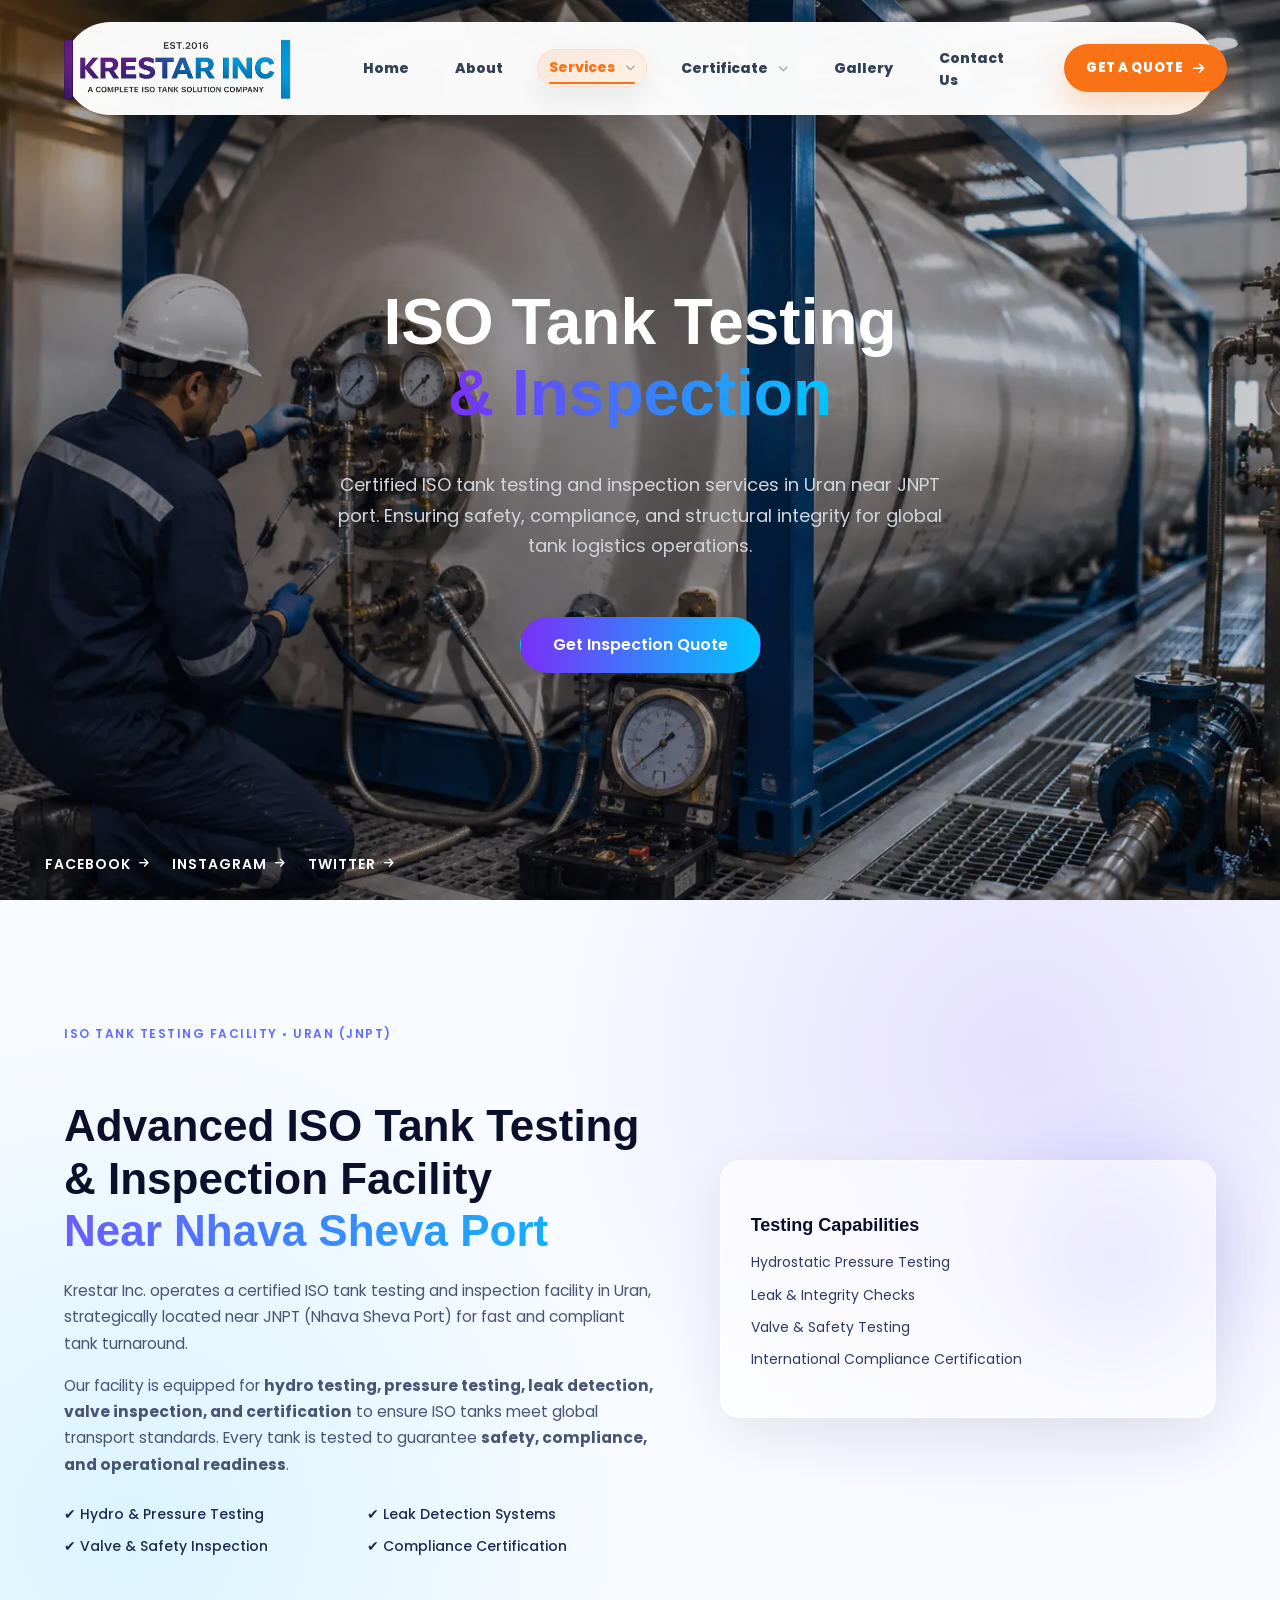
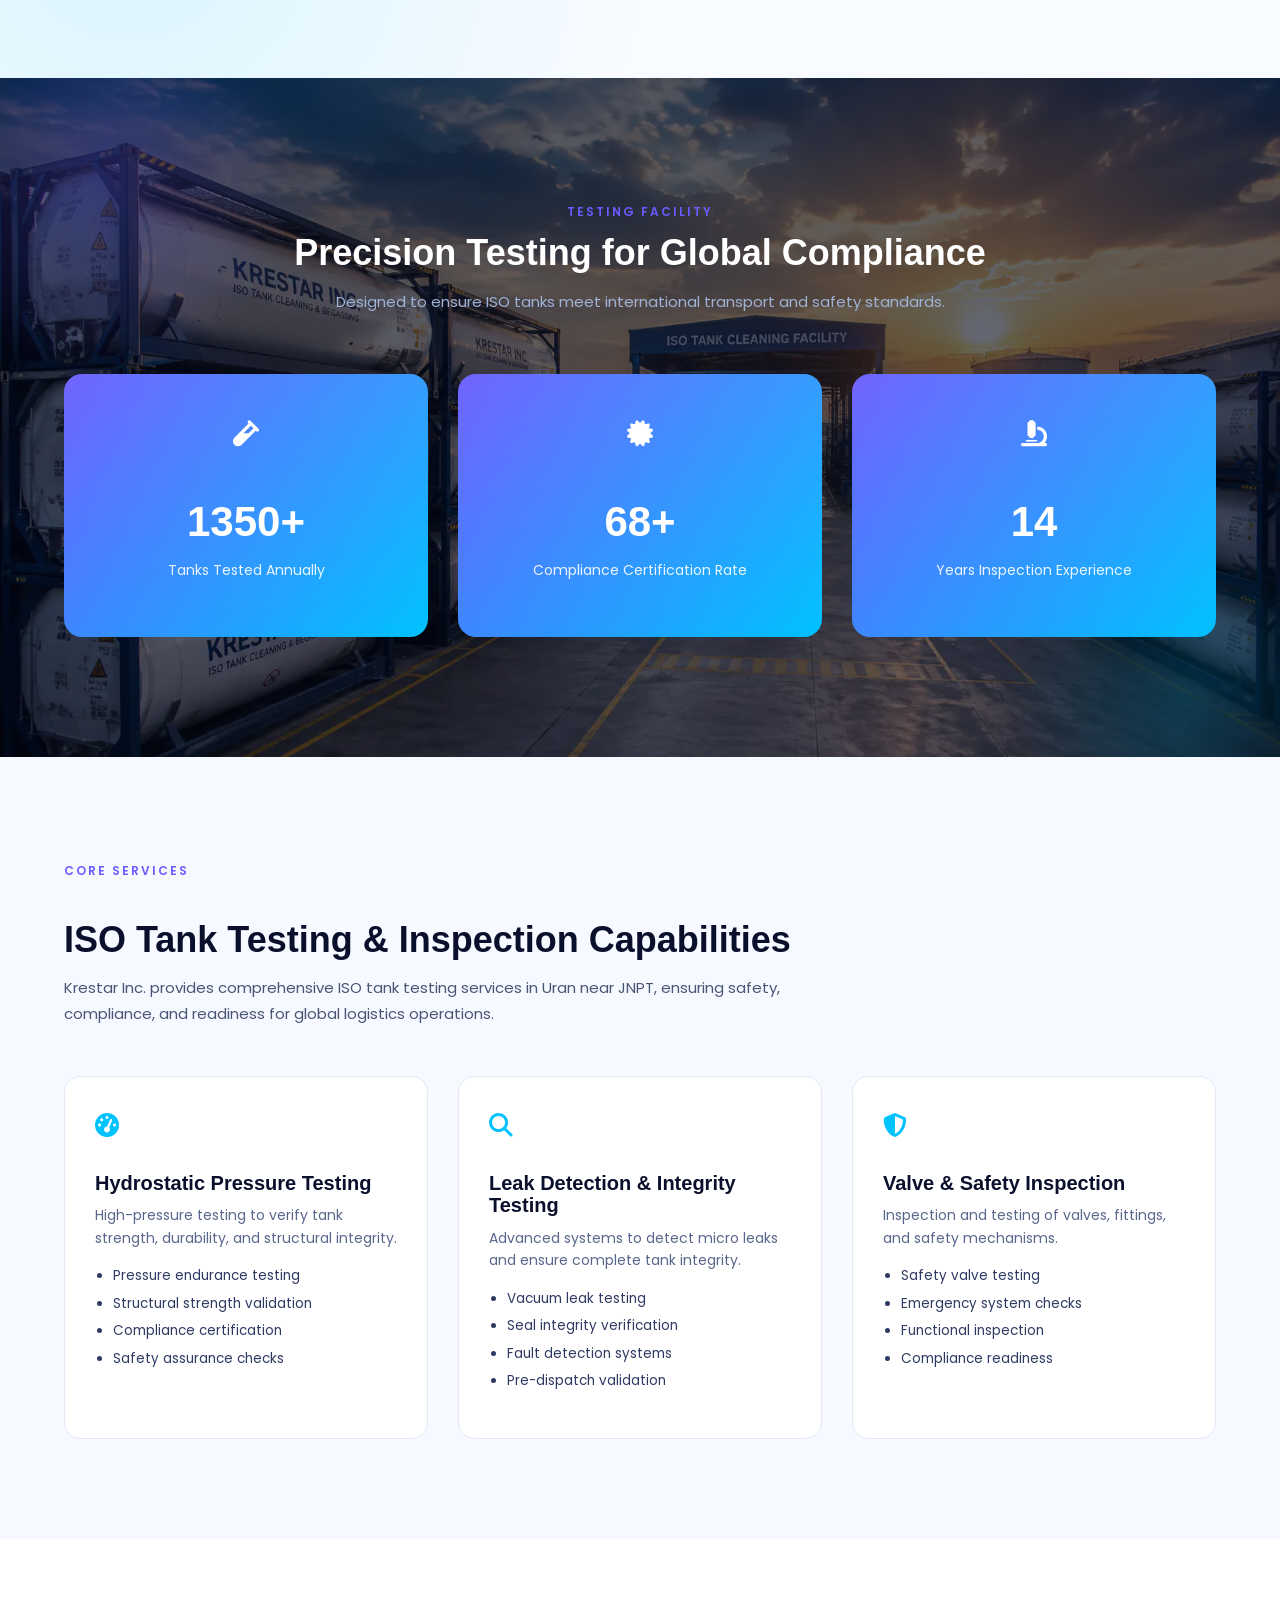
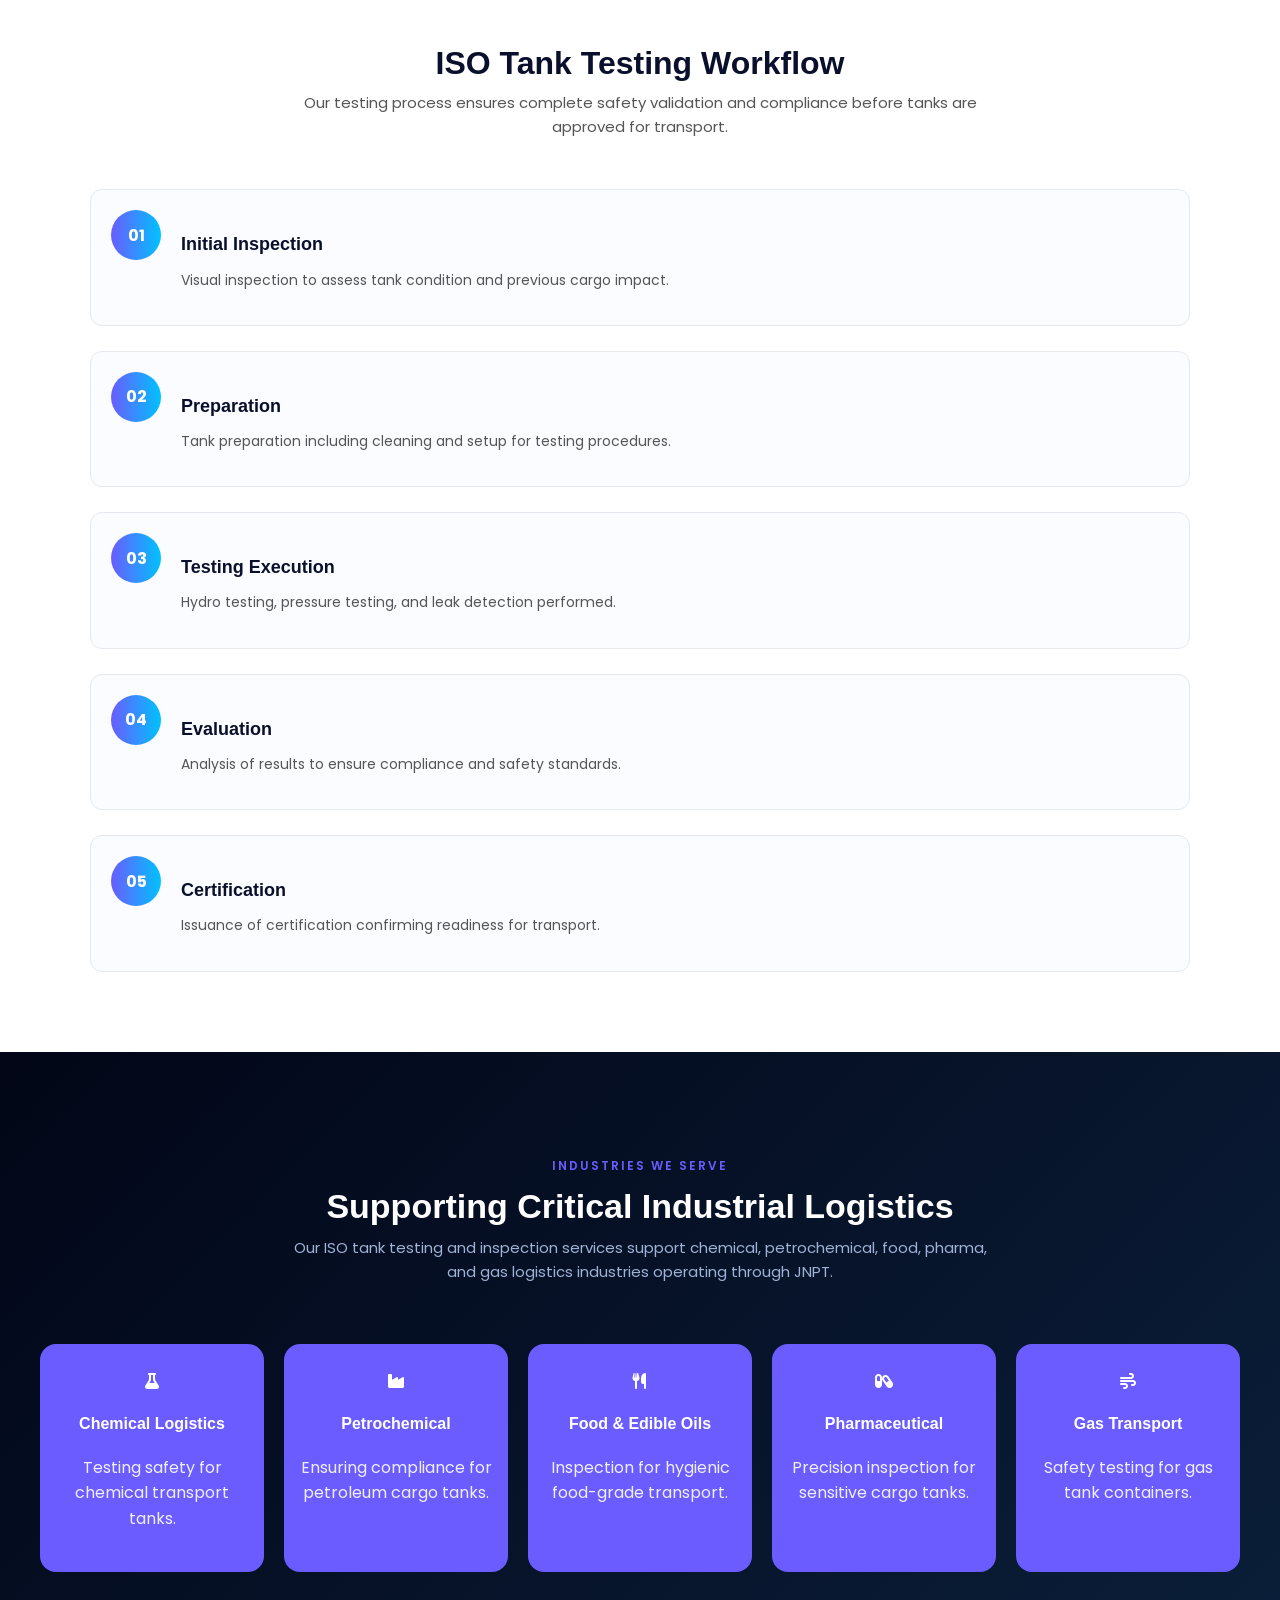
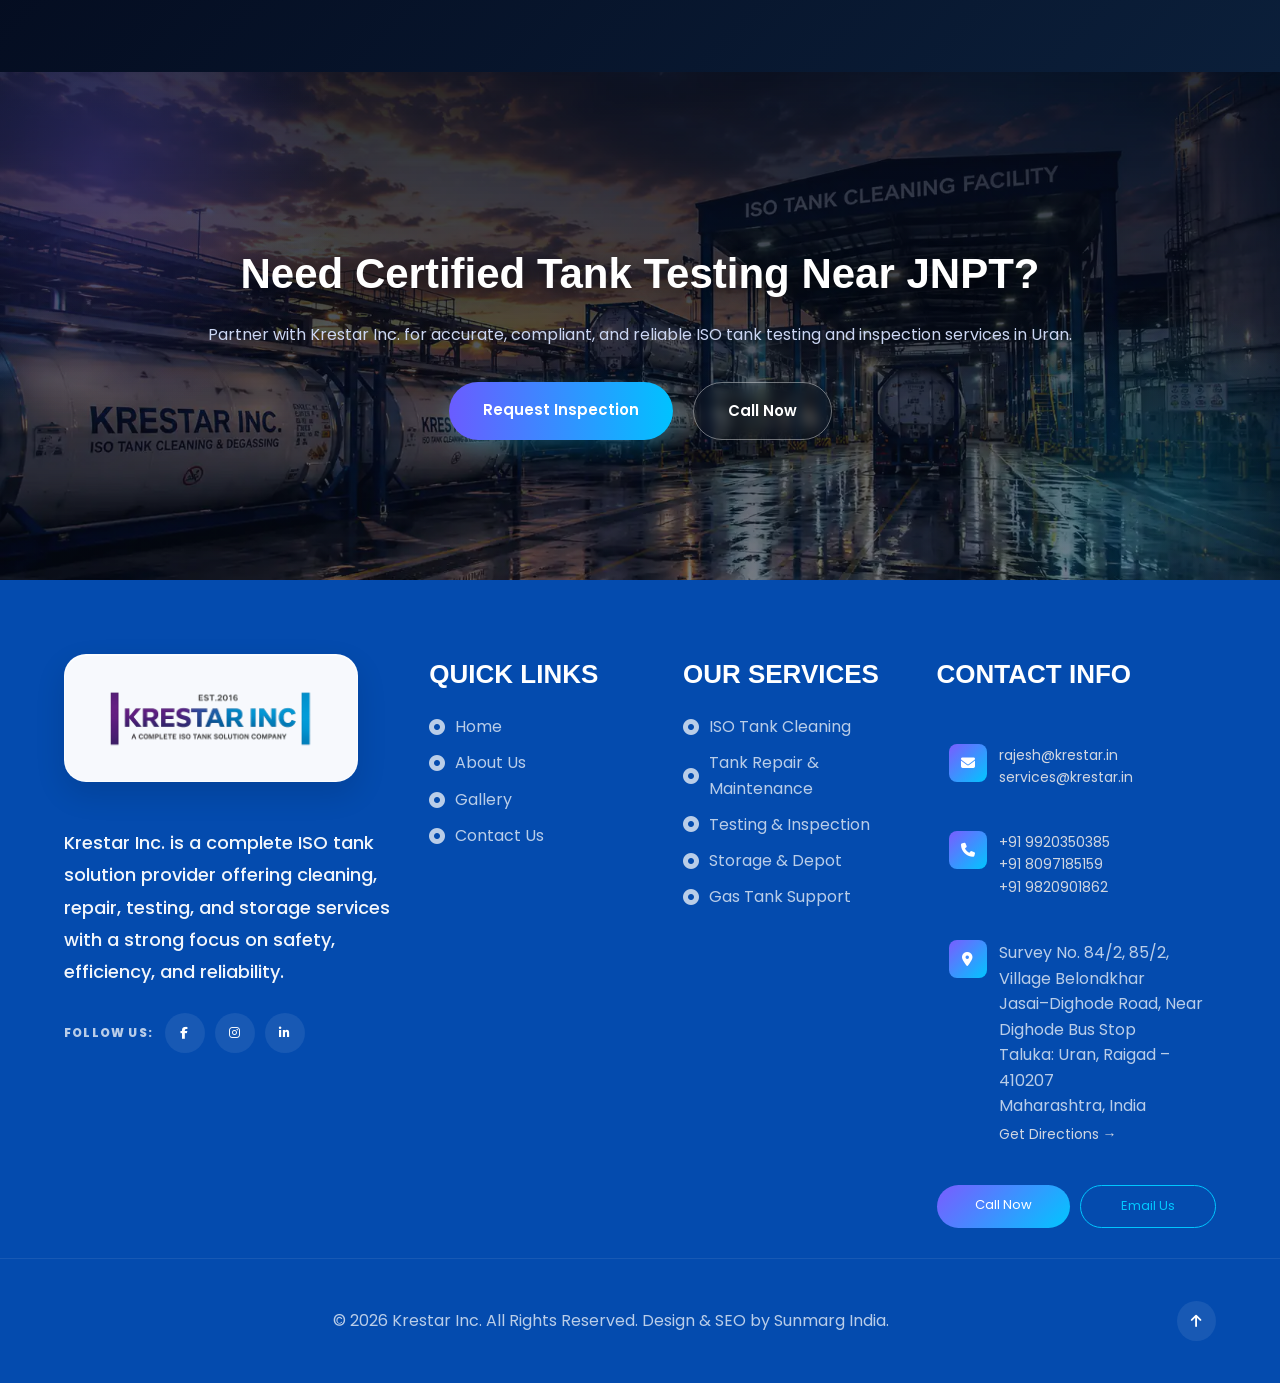
<file: testing-inspection.html>
<!doctype html>
<html lang="en">
<head>
<meta charset="utf-8">
<meta name="viewport" content="width=device-width, initial-scale=1">
<link rel="icon" type="image/x-icon" href="img/krestar-best-favicon.png">
<title>ISO Tank testing & Inspection in Uran | Krestar Inc</title>
<meta name="description" content="ISO tank testing and inspection services near JNPT port, Uran. Chemical, food-grade and gas tank testing with fast turnaround and compliance.">
<link rel="preconnect" href="https://fonts.googleapis.com">
<link rel="preconnect" href="https://fonts.gstatic.com" crossorigin>
<link href="https://fonts.googleapis.com/css2?family=Poppins:wght@400;500;600;700;800&display=swap" rel="stylesheet">
<link rel="stylesheet" href="https://cdnjs.cloudflare.com/ajax/libs/font-awesome/6.5.2/css/all.min.css">
<link rel="stylesheet" href="assets/styles.css">
<script src="assets/script.js" defer></script>
<style>

/* ===== GLOBAL ===== */
body{
font-family:'Poppins',sans-serif;
background:#ffffff;
color:#111;
}
.container{width:90%;max-width:1200px;margin:auto;}
.section{padding:100px 0;}

:root{
--grad:linear-gradient(90deg,#7b2ff7,#00c6ff);
}

/* ===== HERO ===== */
.hero{
height:720px;
display:flex;
align-items:center;
background:url('img/krestar-tank-testing.webp') center/cover no-repeat;
position:relative;
color:#fff;
}
.hero::after{
content:'';
position:absolute;
inset:0;
background:linear-gradient(90deg,rgba(2,6,23,0.35) 50%,rgba(2,6,23,0.2));
}
.hero-content{position:relative;max-width:650px;}
.hero h1{font-size:64px;font-weight:800;line-height:1.1;}
.hero span{
background:var(--grad);
-webkit-background-clip:text;
-webkit-text-fill-color:transparent;
}
.hero p{margin-top:20px;color:#d1d5db;line-height:1.7;}
.btn{
margin-top:25px;
padding:14px 32px;
border-radius:40px;
background:var(--grad);
color:#fff;
font-weight:600;
display:inline-block;
transition:.3s;
}
.btn:hover{
transform:translateY(-2px);
box-shadow:0 10px 30px rgba(0,198,255,.3);
}

/* ===== LIGHT / DARK ===== */
.section-light{background:#f5f7fb;}
.section-dark{background:#020617;color:#fff;}
.section-dark p{color:#bbb;}
.section h2{font-size:36px;margin-bottom:15px;}
.section p{line-height:1.7;color:#555;}

/* ===== GRID ===== */
.grid{
display:grid;
grid-template-columns:repeat(3,1fr);
gap:25px;
margin-top:40px;
}

/* ===== CARD ===== */
.card{
padding:28px;
border-radius:14px;
transition:.3s;
}

/* LIGHT */
.section-light .card{
background:#fff;
box-shadow:0 10px 25px rgba(0,0,0,.05);
}

/* DARK */
.section-dark .card{
background:linear-gradient(145deg,#0b1225,#050a1a);
border:1px solid rgba(255,255,255,.05);
position:relative;
overflow:hidden;
}
.section-dark .card::before{
content:'';
position:absolute;
top:0;
left:0;
width:100%;
height:3px;
background:var(--grad);
}

.card:hover{
transform:translateY(-8px);
}

/* ===== SCALE ===== */
.scale{
text-align:center;
}
.scale h3{
font-size:42px;
background:var(--grad);
-webkit-background-clip:text;
-webkit-text-fill-color:transparent;
}

/* ===== PROCESS ===== */
.pipeline{
position:relative;
margin-top:60px;
}
.pipeline::before{
content:'';
position:absolute;
left:50%;
top:0;
width:4px;
height:100%;
background:linear-gradient(#7b2ff7,#00c6ff);
transform:translateX(-50%);
animation:pulse 2s infinite;
}
@keyframes pulse{
0%{opacity:.4}
50%{opacity:1}
100%{opacity:.4}
}

.step{
width:45%;
padding:20px;
border-radius:10px;
background:#fff;
margin-bottom:60px;
position:relative;
box-shadow:0 10px 25px rgba(0,0,0,.05);
}

.step.left{margin-right:auto;}
.step.right{margin-left:auto;}

.step::after{
content:'';
position:absolute;
top:25px;
width:16px;
height:16px;
background:#00c6ff;
border-radius:50%;
}

.step.left::after{right:-34px;}
.step.right::after{left:-34px;}

/* ===== TAGS ===== */
.tags{
margin-top:25px;
display:flex;
flex-wrap:wrap;
gap:10px;
}
.tag{
padding:8px 16px;
border-radius:30px;
font-size:13px;
}
.section-light .tag{
background:#fff;
box-shadow:0 5px 15px rgba(0,0,0,.05);
}
.section-dark .tag{
background:#0b1225;
}

/* ===== CTA ===== */
.cta{
text-align:center;
background:linear-gradient(90deg,#020617,#0b1225);
color:#fff;
}
.cta p{color:#bbb;margin:15px 0 25px;}

/* ===== RESPONSIVE ===== */
@media(max-width:900px){
.grid{grid-template-columns:1fr;}
.hero h1{font-size:42px;}
.step{width:100%;}
.pipeline::before{left:10px;}
}

/* ===== PREMIUM INTRO SECTION ===== */
.intro-premium {
  position: relative;
  padding: 120px 0;
  background:
    radial-gradient(circle at 80% 20%, rgba(120,70,255,0.15), transparent 40%),
    radial-gradient(circle at 10% 80%, rgba(0,200,255,0.12), transparent 40%),
    #f8fbff;
  overflow: hidden;
}

.intro-wrap {
  display: grid;
  grid-template-columns: 1.2fr 1fr;
  gap: 60px;
  align-items: center;
}

/* LEFT CONTENT */
.intro-tag {
  display: inline-block;
  font-size: 12px;
  letter-spacing: 1.5px;
  font-weight: 600;
  color: #5f6cff;
  margin-bottom: 20px;
}

.intro-content h2 {
  font-size: 44px;
  line-height: 1.2;
  margin-bottom: 20px;
  font-weight: 700;
  color: #0a0f2c;
}

.intro-content h2 span {
  display: block;
  background: linear-gradient(90deg, #6a5cff, #00c2ff);
  -webkit-background-clip: text;
  -webkit-text-fill-color: transparent;
}

.intro-lead {
  font-size: 18px;
  color: #2d3557;
  margin-bottom: 15px;
}

.intro-content p {
  font-size: 15.5px;
  line-height: 1.7;
  color: #4a5575;
}

/* HIGHLIGHTS */
.intro-highlights {
  display: grid;
  grid-template-columns: 1fr 1fr;
  margin-top: 25px;
  gap: 10px;
  font-size: 14px;
  color: #1e2a52;
  font-weight: 500;
}

/* RIGHT VISUAL */
.intro-visual {
  position: relative;
}

/* glowing orb */
.glow-orb {
  position: absolute;
  width: 280px;
  height: 280px;
  background: radial-gradient(circle, rgba(106,92,255,0.4), transparent 70%);
  filter: blur(40px);
  top: -40px;
  right: -40px;
  z-index: 0;
}

/* glass card */
.glass-card {
  position: relative;
  backdrop-filter: blur(16px);
  background: rgba(255,255,255,0.65);
  border-radius: 20px;
  padding: 30px;
  box-shadow: 0 20px 60px rgba(0,0,0,0.08);
  border: 1px solid rgba(255,255,255,0.4);
  z-index: 2;
  transition: 0.4s ease;
}

.glass-card:hover {
  transform: translateY(-6px);
  box-shadow: 0 30px 80px rgba(0,0,0,0.12);
}

.glass-card h4 {
  margin-bottom: 15px;
  font-size: 18px;
  color: #0a0f2c;
}

.glass-card ul {
  list-style: none;
  padding: 0;
}

.glass-card ul li {
  font-size: 14px;
  margin-bottom: 10px;
  color: #2f3a63;
}

/* ===== SCALE PREMIUM WITH IMAGE BG ===== */

.scale-premium {
  position: relative;
  padding: 120px 0;
  color: #fff;
  overflow: hidden;

  background:
    linear-gradient(rgba(2,6,23,0.65), rgba(2,6,23,0.55)),
    url('img/iso-tank-yard.webp') center/cover no-repeat;
}

/* optional glow layer */
.scale-premium::before {
  content: "";
  position: absolute;
  width: 400px;
  height: 400px;
  background: radial-gradient(circle, rgba(106,92,255,0.25), transparent 70%);
  top: -100px;
  left: -100px;
  z-index: 0;
}

.scale-premium::after {
  content: "";
  position: absolute;
  width: 350px;
  height: 350px;
  background: radial-gradient(circle, rgba(0,200,255,0.2), transparent 70%);
  bottom: -120px;
  right: -80px;
  z-index: 0;
}

/* keep content above overlay */
.scale-premium .container {
  position: relative;
  z-index: 2;
}

/* HEADER */
.scale-header {
  text-align: center;
  margin-bottom: 60px;
}

.scale-tag {
  font-size: 12px;
  letter-spacing: 2px;
  color: #6a5cff;
  font-weight: 600;
}

.scale-header h2 {
  font-size: 36px;
  margin: 10px 0;
}

.scale-header p {
  color: #a0b2d6;
  font-size: 15px;
}

/* GRID */
.scale-grid {
  display: grid;
  grid-template-columns: repeat(3, 1fr);
  gap: 30px;
}

/* CARD */
.scale-card {
  background: linear-gradient(135deg, #6a5cff, #00c2ff);
  padding: 40px 20px;
  border-radius: 18px;
  text-align: center;
  transition: 0.4s ease;
  position: relative;
  color: #fff;

  /* remove old styles effect */
  border: none;
  backdrop-filter: none;
}

/* subtle depth overlay (premium touch) */
.scale-card::before {
  content: "";
  position: absolute;
  inset: 0;
  border-radius: 18px;
  background: linear-gradient(rgba(255,255,255,0.08), transparent);
  opacity: 0.6;
  pointer-events: none;
}

/* hover */
.scale-card:hover {
  transform: translateY(-10px) scale(1.02);
  box-shadow: 0 25px 60px rgba(0,0,0,0.5);
}

.scale-card:hover {
  transform: translateY(-8px);
  border-color: rgba(106,92,255,0.5);
  box-shadow: 0 20px 50px rgba(0,0,0,0.4);
}

/* ===== ICON (WHITE) ===== */
.scale-icon {
  font-size: 26px;
  margin-bottom: 15px;
  color: #fff;
}

/* ===== NUMBER (WHITE - NO GRADIENT) ===== */
.scale-card h3 {
  font-size: 42px;
  font-weight: 700;
  margin-bottom: 5px;
  color: #fff;

  /* remove gradient */
  background: none;
  -webkit-text-fill-color: unset;
}

/* TEXT */
.scale-card p {
  font-size: 14px;
  color: rgba(255,255,255,0.9);
}

/* ===== SERVICES PREMIUM ===== */

.services-premium {
  padding: 100px 0;
  background: #f6f9ff;
}

/* HEADER */
.section-head {
  max-width: 800px;
  margin-bottom: 50px;
}

.section-tag {
  font-size: 12px;
  letter-spacing: 2px;
  color: #6a5cff;
  font-weight: 600;
}

.section-head h2 {
  font-size: 36px;
  margin: 10px 0;
  color: #0a0f2c;
}

.section-head p {
  color: #4a5575;
  font-size: 15px;
  line-height: 1.7;
}

/* GRID */
.services-grid {
  display: grid;
  grid-template-columns: repeat(3, 1fr);
  gap: 30px;
}

/* CARD */
.service-card {
  background: #ffffff;
  padding: 30px;
  border-radius: 16px;
  border: 1px solid #e4e9f5;
  transition: 0.35s ease;
  position: relative;
}

/* HOVER */
.service-card:hover {
  transform: translateY(-8px);
  box-shadow: 0 20px 50px rgba(0,0,0,0.08);
  border-color: #d6dcff;
}

/* ICON */
.service-icon {
  font-size: 24px;
  margin-bottom: 15px;
  color: #00c2ff;
}

/* TITLE */
.service-card h4 {
  font-size: 20px;
  margin-bottom: 10px;
  color: #0a0f2c;
}

/* TEXT */
.service-card p {
  font-size: 14px;
  color: #5a678c;
  margin-bottom: 15px;
  line-height: 1.6;
}

/* LIST */
.service-card ul {
  padding-left: 18px;
}

.service-card ul li {
  font-size: 13.5px;
  color: #2f3a63;
  margin-bottom: 6px;
}

/* ===== PROCESS FLOW V2 (ISOLATED SAFE DESIGN) ===== */

.process-flow-v2 {
  padding: 80px 20px;
  background: #ffffff;
}

.pf-container {
  max-width: 1100px;
  margin: auto;
}

/* HEADER */
.pf-header {
  text-align: center;
  margin-bottom: 50px;
}

.pf-header h2 {
  font-size: 32px;
  margin-bottom: 10px;
  color: #0a0f2c;
}

.pf-header p {
  color: #555;
  font-size: 15px;
  max-width: 700px;
  margin: auto;
}

/* STEPS WRAP */
.pf-steps {
  display: flex;
  flex-direction: column;
  gap: 25px;
}

/* STEP */
.pf-step {
  display: flex;
  align-items: flex-start;
  gap: 20px;
  padding: 20px;
  border: 1px solid #e5e8f0;
  border-radius: 12px;
  transition: 0.3s;
  background: #fafcff;
}

.pf-step:hover {
  background: #f0f5ff;
  transform: translateY(-4px);
}

/* NUMBER */
.pf-num {
  min-width: 50px;
  height: 50px;
  background: linear-gradient(90deg, #6a5cff, #00c2ff);
  color: #fff;
  font-weight: 700;
  font-size: 16px;
  display: flex;
  align-items: center;
  justify-content: center;
  border-radius: 50%;
}

/* CONTENT */
.pf-content h4 {
  margin-bottom: 5px;
  font-size: 18px;
  color: #0a0f2c;
}

.pf-content p {
  font-size: 14px;
  color: #555;
  line-height: 1.6;
}

/* MOBILE SAFE */
@media (max-width: 600px) {
  .pf-step {
    flex-direction: column;
    align-items: flex-start;
  }
}

/* ===== INDUSTRIES FUTURISTIC ===== */

.industries-futuristic {
  padding: 100px 20px;
  background: linear-gradient(135deg, #020617, #0b1f3a);
  color: #fff;
}

.if-container {
  max-width: 1200px;
  margin: auto;
}

/* HEADER */
.if-header {
  text-align: center;
  margin-bottom: 60px;
}

.if-tag {
  font-size: 12px;
  letter-spacing: 2px;
  color: #6a5cff;
  font-weight: 600;
}

.if-header h2 {
  font-size: 34px;
  margin: 10px 0;
}

.if-header p {
  color: #a0b2d6;
  max-width: 700px;
  margin: auto;
  font-size: 15px;
}

/* GRID */
.if-grid {
  display: grid;
  grid-template-columns: repeat(5, 1fr);
  gap: 20px;
}

/* ===== INDUSTRY CARD (SOLID BRAND COLOR) ===== */

.if-card {
  background: #6a5cff;
  padding: 25px 15px;
  border-radius: 16px;
  text-align: center;
  transition: 0.3s ease;
  position: relative;
  color: #fff;

  border: none;
}

/* hover */
.if-card:hover {
  transform: translateY(-6px);
  box-shadow: 0 20px 50px rgba(0,0,0,0.4);
}

/* ICON */
.if-card i {
  color: #fff;
}

/* TEXT */
.if-card h4 {
  color: #fff;
}

.if-card p {
  color: rgba(255,255,255,0.9);
}

/* ===== CTA PREMIUM (IMAGE + CINEMATIC LOOK) ===== */

.cta-premium {
  position: relative;
  padding: 140px 20px;
  text-align: center;
  color: #fff;
  overflow: hidden;

  /* 🔥 REAL IMAGE BACKGROUND */
  background: 
    linear-gradient(rgba(5,11,26,0.85), rgba(5,11,26,0.55)),
    url('img/cta-iso-tank-bg.webp') center/cover no-repeat;
}

/* subtle glow accents */
.cta-premium::before {
  content: "";
  position: absolute;
  width: 500px;
  height: 500px;
  top: -150px;
  left: -150px;
  background: radial-gradient(circle, rgba(106,92,255,0.25), transparent 70%);
  z-index: 0;
}

.cta-premium::after {
  content: "";
  position: absolute;
  width: 400px;
  height: 400px;
  bottom: -120px;
  right: -100px;
  background: radial-gradient(circle, rgba(0,200,255,0.2), transparent 70%);
  z-index: 0;
}

/* content above overlay */
.cta-inner {
  max-width: 900px;
  margin: auto;
  position: relative;
  z-index: 2;
}

/* HEADING */
.cta-content h2 {
  font-size: 42px;
  font-weight: 700;
  margin-bottom: 20px;
  line-height: 1.3;
  text-shadow: 0 4px 20px rgba(0,0,0,0.6);
}

/* SUBTEXT */
.cta-content p {
  color: #cbd6f3;
  font-size: 16px;
  margin-bottom: 35px;
}

/* BUTTON WRAP */
.cta-actions {
  display: flex;
  justify-content: center;
  gap: 20px;
  flex-wrap: wrap;
}

/* BASE BUTTON */
.cta-btn {
  padding: 16px 34px;
  border-radius: 50px;
  font-weight: 600;
  text-decoration: none;
  transition: all 0.3s ease;
  font-size: 15px;
}

/* PRIMARY BUTTON */
.cta-btn.primary {
  background: linear-gradient(90deg, #6a5cff, #00c2ff);
  color: #fff;
  box-shadow: 0 8px 25px rgba(0,200,255,0.25);
}

.cta-btn.primary:hover {
  transform: translateY(-4px) scale(1.03);
  box-shadow: 0 15px 40px rgba(0,200,255,0.4);
}

/* SECONDARY BUTTON */
.cta-btn.secondary {
  border: 1px solid rgba(255,255,255,0.4);
  color: #fff;
  backdrop-filter: blur(6px);
}

.cta-btn.secondary:hover {
  background: rgba(255,255,255,0.1);
  transform: translateY(-3px);
}

@media (max-width: 900px){
  .grid,
  .services-grid,
  .scale-grid,
  .if-grid{
    grid-template-columns: 1fr;
  }

  .hero h1{font-size:42px;}

  .intro-wrap{grid-template-columns:1fr;}

  .step{width:100%;}

  .pipeline::before{left:10px;}
}

/* ===== GLOBAL REVEAL SYSTEM ===== */

/* initial state */
.reveal {
  opacity: 0;
  transform: translateY(40px) scale(0.98);
  filter: blur(6px);
  transition: 
    opacity 0.7s ease,
    transform 0.7s cubic-bezier(.2,.8,.2,1),
    filter 0.7s ease;
}

/* active state */
.reveal.active {
  opacity: 1;
  transform: translateY(0) scale(1);
  filter: blur(0);
}

/* delay variations */
.reveal.delay-1 { transition-delay: 0.1s; }
.reveal.delay-2 { transition-delay: 0.2s; }
.reveal.delay-3 { transition-delay: 0.3s; }
.reveal.delay-4 { transition-delay: 0.4s; }

/* ===== ADVANCED VARIANTS ===== */

/* slide left */
.reveal-left {
  transform: translateX(-60px);
}
.reveal-left.active {
  transform: translateX(0);
}

/* slide right */
.reveal-right {
  transform: translateX(60px);
}
.reveal-right.active {
  transform: translateX(0);
}

/* zoom-in */
.reveal-zoom {
  transform: scale(0.85);
}
.reveal-zoom.active {
  transform: scale(1);
}

/* rotate subtle (premium feel) */
.reveal-tilt {
  transform: rotateX(10deg) translateY(40px);
}
.reveal-tilt.active {
  transform: rotateX(0) translateY(0);
}

/* ===== HOVER MICRO INTERACTION ===== */

.card,
.service-card,
.if-card,
.scale-card,
.pf-step {
  transition: transform .35s ease, box-shadow .35s ease;
}

.card:hover,
.service-card:hover,
.if-card:hover,
.scale-card:hover,
.pf-step:hover {
  transform: translateY(-6px) scale(1.01);
  box-shadow: 0 15px 40px rgba(0,0,0,0.1);
}

</style>
</head>

<body>

<div id="header"></div>

<main>

<!-- HERO -->
<section class="hero">
<div class="container hero-content">
<h1>ISO Tank Testing <br><span>& Inspection</span></h1>
<p>
Certified ISO tank testing and inspection services in Uran near JNPT port.
Ensuring safety, compliance, and structural integrity for global tank logistics operations.
</p>
<a href="contact.html" class="btn">Get Inspection Quote</a>
</div>

<div class="hero-social">
    <a href="#">FACEBOOK <i class="fa-solid fa-arrow-right"></i></a>
    <a href="#">INSTAGRAM <i class="fa-solid fa-arrow-right"></i></a>
    <a href="#">TWITTER <i class="fa-solid fa-arrow-right"></i></a>
</div>
</section>


<!-- INTRO -->
<section class="section intro-premium">
  <div class="container intro-wrap">

    <div class="intro-content">
      <span class="intro-tag">ISO TANK TESTING FACILITY • URAN (JNPT)</span>

      <h2>
        Advanced ISO Tank Testing & Inspection Facility 
        <span>Near Nhava Sheva Port</span>
      </h2>

      <p class="intro-lead">
        Krestar Inc. operates a certified ISO tank testing and inspection facility in Uran,
        strategically located near JNPT (Nhava Sheva Port) for fast and compliant tank turnaround.
      </p>

      <p>
        Our facility is equipped for <strong>hydro testing, pressure testing, leak detection,
        valve inspection, and certification</strong> to ensure ISO tanks meet global transport standards.
        Every tank is tested to guarantee <strong>safety, compliance, and operational readiness</strong>.
      </p>

      <div class="intro-highlights">
        <div>✔ Hydro & Pressure Testing</div>
        <div>✔ Leak Detection Systems</div>
        <div>✔ Valve & Safety Inspection</div>
        <div>✔ Compliance Certification</div>
      </div>
    </div>

    <div class="intro-visual">
      <div class="glow-orb"></div>
      <div class="glass-card">
        <h4>Testing Capabilities</h4>
        <ul>
          <li>Hydrostatic Pressure Testing</li>
          <li>Leak & Integrity Checks</li>
          <li>Valve & Safety Testing</li>
          <li>International Compliance Certification</li>
        </ul>
      </div>
    </div>

  </div>
</section>


<!-- SCALE -->
<section class="section scale-premium">
  <div class="container">

    <div class="scale-header">
      <span class="scale-tag">TESTING FACILITY</span>
      <h2>Precision Testing for Global Compliance</h2>
      <p>Designed to ensure ISO tanks meet international transport and safety standards.</p>
    </div>

    <div class="scale-grid">

      <div class="scale-card">
        <div class="scale-icon"><i class="fa-solid fa-vial"></i></div>
        <h3 class="counter" data-target="2000">0</h3>
        <p>Tanks Tested Annually</p>
      </div>

      <div class="scale-card">
        <div class="scale-icon"><i class="fa-solid fa-certificate"></i></div>
        <h3 class="counter" data-target="100">0</h3>
        <p>Compliance Certification Rate</p>
      </div>

      <div class="scale-card">
        <div class="scale-icon"><i class="fa-solid fa-microscope"></i></div>
        <h3 class="counter" data-target="20">0</h3>
        <p>Years Inspection Experience</p>
      </div>

    </div>

  </div>
</section>


<!-- SERVICES -->
<section class="section section-light services-premium">
  <div class="container">

    <div class="section-head">
      <span class="section-tag">CORE SERVICES</span>
      <h2>ISO Tank Testing & Inspection Capabilities</h2>
      <p>
        Krestar Inc. provides comprehensive ISO tank testing services in Uran near JNPT,
        ensuring safety, compliance, and readiness for global logistics operations.
      </p>
    </div>

    <div class="services-grid">

      <div class="service-card">
        <div class="service-icon"><i class="fa-solid fa-gauge-high"></i></div>

        <h4>Hydrostatic Pressure Testing</h4>

        <p>
          High-pressure testing to verify tank strength, durability, and structural integrity.
        </p>

        <ul>
          <li>Pressure endurance testing</li>
          <li>Structural strength validation</li>
          <li>Compliance certification</li>
          <li>Safety assurance checks</li>
        </ul>
      </div>

      <div class="service-card">
        <div class="service-icon"><i class="fa-solid fa-magnifying-glass"></i></div>

        <h4>Leak Detection & Integrity Testing</h4>

        <p>
          Advanced systems to detect micro leaks and ensure complete tank integrity.
        </p>

        <ul>
          <li>Vacuum leak testing</li>
          <li>Seal integrity verification</li>
          <li>Fault detection systems</li>
          <li>Pre-dispatch validation</li>
        </ul>
      </div>

      <div class="service-card">
        <div class="service-icon"><i class="fa-solid fa-shield-halved"></i></div>

        <h4>Valve & Safety Inspection</h4>

        <p>
          Inspection and testing of valves, fittings, and safety mechanisms.
        </p>

        <ul>
          <li>Safety valve testing</li>
          <li>Emergency system checks</li>
          <li>Functional inspection</li>
          <li>Compliance readiness</li>
        </ul>
      </div>

    </div>

  </div>
</section>


<!-- PROCESS -->
<section class="process-flow-v2">
  <div class="pf-container">

    <div class="pf-header">
      <h2>ISO Tank Testing Workflow</h2>
      <p>
        Our testing process ensures complete safety validation and compliance
        before tanks are approved for transport.
      </p>
    </div>

    <div class="pf-steps">

      <div class="pf-step">
        <div class="pf-num">01</div>
        <div class="pf-content">
          <h4>Initial Inspection</h4>
          <p>
            Visual inspection to assess tank condition and previous cargo impact.
          </p>
        </div>
      </div>

      <div class="pf-step">
        <div class="pf-num">02</div>
        <div class="pf-content">
          <h4>Preparation</h4>
          <p>
            Tank preparation including cleaning and setup for testing procedures.
          </p>
        </div>
      </div>

      <div class="pf-step">
        <div class="pf-num">03</div>
        <div class="pf-content">
          <h4>Testing Execution</h4>
          <p>
            Hydro testing, pressure testing, and leak detection performed.
          </p>
        </div>
      </div>

      <div class="pf-step">
        <div class="pf-num">04</div>
        <div class="pf-content">
          <h4>Evaluation</h4>
          <p>
            Analysis of results to ensure compliance and safety standards.
          </p>
        </div>
      </div>

      <div class="pf-step">
        <div class="pf-num">05</div>
        <div class="pf-content">
          <h4>Certification</h4>
          <p>
            Issuance of certification confirming readiness for transport.
          </p>
        </div>
      </div>

    </div>

  </div>
</section>


<!-- INDUSTRIES -->
<section class="industries-futuristic">
  <div class="if-container">

    <div class="if-header">
      <span class="if-tag">INDUSTRIES WE SERVE</span>
      <h2>Supporting Critical Industrial Logistics</h2>
      <p>
        Our ISO tank testing and inspection services support chemical, petrochemical,
        food, pharma, and gas logistics industries operating through JNPT.
      </p>
    </div>

    <div class="if-grid">

      <div class="if-card">
        <i class="fa-solid fa-flask"></i>
        <h4>Chemical Logistics</h4>
        <p>Testing safety for chemical transport tanks.</p>
      </div>

      <div class="if-card">
        <i class="fa-solid fa-industry"></i>
        <h4>Petrochemical</h4>
        <p>Ensuring compliance for petroleum cargo tanks.</p>
      </div>

      <div class="if-card">
        <i class="fa-solid fa-utensils"></i>
        <h4>Food & Edible Oils</h4>
        <p>Inspection for hygienic food-grade transport.</p>
      </div>

      <div class="if-card">
        <i class="fa-solid fa-capsules"></i>
        <h4>Pharmaceutical</h4>
        <p>Precision inspection for sensitive cargo tanks.</p>
      </div>

      <div class="if-card">
        <i class="fa-solid fa-wind"></i>
        <h4>Gas Transport</h4>
        <p>Safety testing for gas tank containers.</p>
      </div>

    </div>

  </div>
</section>


<!-- CTA -->
<section class="cta-premium">
  <div class="cta-inner">

    <div class="cta-content">
      <h2>Need Certified Tank Testing Near JNPT?</h2>

      <p>
        Partner with Krestar Inc. for accurate, compliant, and reliable
        ISO tank testing and inspection services in Uran.
      </p>

      <div class="cta-actions">
        <a href="contact.html" class="cta-btn primary">Request Inspection</a>
        <a href="tel:+919920350385" class="cta-btn secondary">Call Now</a>
      </div>
    </div>

  </div>
</section>

</main>

<div id="footer"></div>

<script>
const counters = document.querySelectorAll('.counter');

const runCounters = () => {
  counters.forEach(counter => {
    const target = +counter.getAttribute('data-target');
    let count = 0;
    const speed = target / 80;

    const update = () => {
      if (count < target) {
        count += speed;
        counter.innerText = Math.ceil(count) + (target >= 100 ? '+' : '');
        requestAnimationFrame(update);
      } else {
        counter.innerText = target + (target >= 100 ? '+' : '');
      }
    };

    update();
  });
};

const observer = new IntersectionObserver(entries => {
  if(entries[0].isIntersecting){
    runCounters();
    observer.disconnect();
  }
});

observer.observe(document.querySelector('.scale-premium'));
</script>

</body>
</html>
</file>
<file: assets/styles.css>
:root {
  --accent: #f97316;
  --accent-dark: #c2410c;
  --accent-soft: #fff1e7;
  --ink: #111827;
  --ink-2: #1f2937;
  --muted: #64748b;
  --steel: #334155;
  --line: #e5e7eb;
  --paper: #ffffff;
  --surface: #f7f8fb;
  --teal: #0f766e;
  --blue: #1d4ed8;
  --shadow: 0 20px 55px rgba(17, 24, 39, 0.14);
  --radius: 8px;
}

* {
  box-sizing: border-box;
}

html {
  scroll-behavior: smooth;
}

body {
  margin: 0;
  color: var(--ink);
  background: linear-gradient(180deg, #020817 0%, #07152b 45%, #0a1f44 100%);
  font-family: "Manrope", Arial, sans-serif;
  line-height: 1.65;
}

body.nav-open {
  overflow: hidden;
}

img {
  display: block;
  max-width: 100%;
}

a {
  color: inherit;
  text-decoration: none;
}

button,
input,
textarea,
select {
  font: inherit;
}

.container {
  width: min(1680px, calc(100% - 60px));
  margin-inline: auto;
}

.topbar {
  background: var(--ink);
  color: rgba(255, 255, 255, 0.78);
  font-size: 13px;
}

.topbar-inner,
.topbar-links,
.topbar-right,
.theme-switcher {
  display: flex;
  align-items: center;
}

.topbar-inner {
  min-height: 42px;
  justify-content: space-between;
  gap: 20px;
}

.topbar-links,
.topbar-right {
  gap: 18px;
  flex-wrap: wrap;
}

.topbar a:hover {
  color: #fff;
}

.theme-switcher {
  gap: 8px;
}

.theme-switcher button {
  width: 20px;
  height: 20px;
  padding: 0;
  border: 2px solid rgba(255, 255, 255, 0.65);
  border-radius: 50%;
  cursor: pointer;
}

.theme-switcher button.is-active {
  box-shadow: 0 0 0 2px rgba(255, 255, 255, 0.45);
}

.site-header {
  position: sticky;
  top: 0;
  z-index: 50;
  background: rgba(255, 255, 255, 0.96);
  border-bottom: 1px solid rgba(229, 231, 235, 0.9);
  backdrop-filter: blur(14px);
  transition: box-shadow 0.25s ease, background 0.25s ease, border-color 0.25s ease;
}

.site-header.is-scrolled {
  background: rgba(255, 255, 255, 0.9);
  border-color: rgba(203, 213, 225, 0.8);
  box-shadow: 0 18px 45px rgba(15, 23, 42, 0.11);
}

.nav-inner {
  min-height: 78px;
  display: flex;
  align-items: center;
  justify-content: space-between;
  gap: 14px;
  transition: min-height 0.25s ease;
}

.site-header.is-scrolled .nav-inner {
  min-height: 66px;
}

.brand {
  display: inline-flex;
  align-items: center;
  gap: 12px;
  min-width: max-content;
  font-family: "Lexend Deca", Arial, sans-serif;
  font-weight: 800;
  color: var(--ink);
}

.brand-mark {
  width: 44px;
  height: 44px;
  display: grid;
  place-items: center;
  color: #fff;
  background: var(--accent);
  border-radius: 7px;
  position: relative;
  overflow: hidden;
  transition: transform 0.25s ease, box-shadow 0.25s ease;
}

.brand-mark::after {
  content: "";
  position: absolute;
  inset: -40%;
  background: linear-gradient(120deg, transparent 30%, rgba(255, 255, 255, 0.45), transparent 70%);
  transform: translateX(-80%) rotate(12deg);
  animation: brandSweep 4.6s ease-in-out infinite;
}

.brand:hover .brand-mark {
  transform: rotate(-4deg) scale(1.04);
  box-shadow: 0 14px 30px rgba(249, 115, 22, 0.26);
}

.brand span:last-child span {
  color: var(--accent);
}

.nav-panel,
.nav-menu,
.nav-actions {
  display: flex;
  align-items: center;
}

.nav-panel {
  justify-content: center;

  gap: 10px !important;

  flex: unset;
}

.logo {
  margin-right: 10px;
}

.nav-actions {
  margin-left: 10px;
}

.nav-menu-shell {
  position: relative;
  display: flex;
  align-items: center;
  isolation: isolate;
}

.nav-hover-pill {
  position: absolute;
  top: 50%;
  left: 0;
  z-index: -1;
  width: 0;
  height: 42px;
  background: linear-gradient(135deg, var(--accent-soft), rgba(255, 255, 255, 0.92));
  border: 1px solid rgba(249, 115, 22, 0.16);
  border-radius: 999px;
  opacity: 0;
  transform: translateY(-50%);
  box-shadow: 0 14px 32px rgba(15, 23, 42, 0.08);
  pointer-events: none;
}

.nav-hover-pill.is-visible {
  opacity: 1;
}

.nav-menu {
  position: relative;
  z-index: 1;
  list-style: none;
  padding: 0;
  margin: 0;
  gap: 4px;
}

.nav-menu > li {
  position: relative;
}

.nav-menu a {
  position: relative;
  display: inline-flex;
  align-items: center;
  gap: 6px;
  min-height: 42px;
  padding: 0 12px;
  color: var(--steel);
  font-size: 14px;
  font-weight: 800;
  transition: color 0.2s ease, transform 0.2s ease;
}

.nav-menu > li > a::after {
  content: "";
  position: absolute;
  left: 12px;
  right: 12px;
  bottom: 4px;
  height: 2px;
  background: var(--accent);
  border-radius: 999px;
  transform: scaleX(0);
  transform-origin: left;
  transition: transform 0.25s ease;
}

.nav-menu a:hover,
.nav-menu a.active {
  color: var(--accent);
}

.nav-menu > li > a:hover {
  transform: translateY(-1px);
}

.nav-menu > li > a:hover::after,
.nav-menu > li > a.active::after {
  transform: scaleX(1);
}

.menu-flyout {
  position: absolute;
  left: 0;
  top: calc(100% + 12px);
  width: 230px;
  padding: 10px;
  background: var(--paper);
  border: 1px solid var(--line);
  border-radius: var(--radius);
  box-shadow: var(--shadow);
  opacity: 0;
  transform: translateY(8px);
  visibility: hidden;
  transform-origin: top left;
  transition: opacity 0.2s ease, transform 0.2s ease, visibility 0.2s ease;
}

.menu-flyout a {
  display: flex;
  width: 100%;
  min-height: 38px;
  padding: 0 10px;
  border-radius: 6px;
}

.menu-flyout a:hover {
  background: var(--accent-soft);
  transform: translateX(4px);
}

.has-menu:hover .menu-flyout,
.has-menu:focus-within .menu-flyout {
  opacity: 1;
  transform: translateY(0);
  visibility: visible;
}

.nav-actions {
  gap: 10px;
}

.icon-button,
.back-to-top {
  width: 42px;
  height: 42px;
  display: inline-grid;
  place-items: center;
  color: var(--ink);
  background: var(--surface);
  border: 1px solid var(--line);
  border-radius: 7px;
  cursor: pointer;
}

.icon-button:hover,
.back-to-top:hover {
  color: #fff;
  background: var(--accent);
  border-color: var(--accent);
}

.nav-toggle {
  display: none;
}

.btn {
  display: inline-flex;
  align-items: center;
  justify-content: center;
  gap: 10px;
  min-height: 46px;
  padding: 0 20px;
  border: 1px solid transparent;
  border-radius: 7px;
  font-weight: 900;
  cursor: pointer;
  transition: 0.2s ease;
}

.btn-primary {
  color: #fff;
  background: var(--accent);
  border-color: var(--accent);
}

.btn-primary:hover {
  background: var(--accent-dark);
  border-color: var(--accent-dark);
}

.btn-dark {
  color: #fff;
  background: var(--ink);
  border-color: var(--ink);
}

.btn-dark:hover {
  background: var(--accent);
  border-color: var(--accent);
}

.btn-outline {
  color: var(--ink);
  background: transparent;
  border-color: rgba(255, 255, 255, 0.58);
}

.hero .btn-outline {
  color: #fff;
}

.btn-outline:hover {
  color: #fff;
  background: var(--accent);
  border-color: var(--accent);
}

.hero {
  position: relative;
  min-height: calc(62svh - 100px);
  display: grid;
  align-items: center;
  overflow: hidden;
  color: #fff;
  background: #07152b;
}

.hero::before,
.page-hero::before,
.feature-band::before {
  content: "";
  position: absolute;
  inset: 0;
  z-index: 0;
  background:
    linear-gradient(
      90deg,
      rgba(0, 0, 0, 0.0) 
      rgba(0, 0, 0, 0.0) 
      rgba(0, 0, 0, 0.0) 
    ),
    var(--hero-image);
  background-position: center;
  background-size: cover;
  transform: scale(1.02);
  animation: heroImageDrift 16s ease-in-out infinite alternate;
}

.hero-lines-canvas {
  position: absolute;
  inset: 0;
  z-index: 1;
  width: 100%;
  height: 100%;
  pointer-events: none;
  opacity: 0.58;
  mix-blend-mode: screen;
}

.hero > .container,
.page-hero > .container,
.feature-band > .container {
  position: relative;
  z-index: 2;
}

.hero-content {
  width: min(720px, 100%);
  padding: 72px 0 84px;
}

.eyebrow,
.hero-kicker {
  display: inline-flex;
  align-items: center;
  gap: 9px;
  margin-bottom: 16px;
  color: var(--accent);
  font-size: 13px;
  font-weight: 900;
  text-transform: uppercase;
}

.hero h1,
.page-hero h1,
h2,
h3,
h4 {
  font-family: "Lexend Deca", Arial, sans-serif;
  line-height: 1.12;
}

.hero h1 {
  margin: 0 0 22px;
  font-size: 68px;
}

.hero p {
  max-width: 620px;
  margin: 0 0 30px;
  color: rgba(255, 255, 255, 0.82);
  font-size: 18px;
}

.hero-actions {
  display: flex;
  flex-wrap: wrap;
  gap: 14px;
}

.hero-meta {
  display: grid;
  grid-template-columns: repeat(3, minmax(0, 1fr));
  gap: 1px;
  background: rgba(255, 255, 255, 0.16);
}

.hero-meta div {
  padding: 22px;
  background: rgba(17, 24, 39, 0.88);
}

.hero-meta strong {
  display: block;
  color: #fff;
  font-size: 25px;
  line-height: 1.15;
}

.hero-meta span {
  color: rgba(255, 255, 255, 0.7);
  font-size: 13px;
  font-weight: 800;
}

.section {
  padding: 96px 0;
}

.section-compact {
  padding: 70px 0;
}

.section-muted {
  background: var(--surface);
}

.section-dark {
  color: #fff;
  background: var(--ink);
}

.section-heading {
  display: flex;
  align-items: end;
  justify-content: space-between;
  gap: 28px;
  margin-bottom: 38px;
}

.section-heading.center {
  display: block;
  max-width: 720px;
  margin-inline: auto;
  text-align: center;
}

.section-heading h2 {
  margin: 0;
  font-size: 42px;
}

.section-heading p {
  max-width: 560px;
  margin: 8px 0 0;
  color: var(--muted);
}

.section-dark .section-heading p,
.section-dark .muted {
  color: rgba(255, 255, 255, 0.72);
}

.grid {
  display: grid;
  gap: 24px;
}

.grid-2 {
  grid-template-columns: repeat(2, minmax(0, 1fr));
}

.grid-3 {
  grid-template-columns: repeat(3, minmax(0, 1fr));
}

.grid-4 {
  grid-template-columns: repeat(4, minmax(0, 1fr));
}

.service-card,
.project-card,
.team-card,
.post-card,
.product-card,
.value-card,
.info-card,
.quote-card,
.timeline-item,
.accordion-item {
  background: var(--paper);
  border: 1px solid var(--line);
  border-radius: var(--radius);
}

.service-card,
.value-card,
.info-card,
.quote-card {
  padding: 28px;
}

.section-dark .service-card,
.section-dark .value-card,
.section-dark .info-card {
  color: #fff;
  background: rgba(255, 255, 255, 0.06);
  border-color: rgba(255, 255, 255, 0.14);
}

.service-card .icon,
.value-card .icon,
.info-card .icon,
.step-number {
  width: 54px;
  height: 54px;
  display: grid;
  place-items: center;
  margin-bottom: 22px;
  color: #fff;
  background: var(--accent);
  border-radius: 7px;
  font-size: 21px;
}

.service-card h3,
.value-card h3,
.info-card h3,
.project-card h3,
.post-card h3,
.product-card h3,
.team-card h3 {
  margin: 0 0 10px;
  font-size: 22px;
}

.service-card p,
.value-card p,
.info-card p,
.project-card p,
.post-card p,
.product-card p,
.team-card p,
.timeline-item p {
  margin: 0;
  color: var(--muted);
}

.section-dark .service-card p,
.section-dark .value-card p,
.section-dark .info-card p {
  color: rgba(255, 255, 255, 0.7);
}

.text-link {
  display: inline-flex;
  align-items: center;
  gap: 8px;
  margin-top: 20px;
  color: var(--accent);
  font-weight: 900;
}

.media-split {
  display: grid;
  grid-template-columns: minmax(0, 0.95fr) minmax(0, 1.05fr);
  gap: 56px;
  align-items: center;
}

.media-split.reverse {
  grid-template-columns: minmax(0, 1.05fr) minmax(0, 0.95fr);
}

.image-stack {
  position: relative;
  min-height: 520px;
  perspective: 1200px;
}

.image-stack::before {
  content: "";
  position: absolute;
  inset: 42px 34px;
  border: 1px solid rgba(249, 115, 22, 0.24);
  border-radius: var(--radius);
  transform: rotate(-3deg);
  pointer-events: none;
}

.image-stack img {
  position: absolute;
  width: 72%;
  height: 410px;
  object-fit: cover;
  border-radius: var(--radius);
  box-shadow: var(--shadow);
  transform-origin: center;
  transition: transform 0.55s ease, filter 0.55s ease, box-shadow 0.55s ease;
}

.image-stack:hover img:first-child {
  transform: translate3d(-8px, -8px, 0) rotateY(4deg) scale(1.02);
}

.image-stack:hover img:last-child {
  transform: translate3d(8px, 8px, 0) rotateY(-4deg) scale(1.02);
}

.image-stack:hover img {
  filter: saturate(1.08) contrast(1.04);
}

.image-stack img:first-child {
  top: 0;
  left: 0;
}

.image-stack img:last-child {
  right: 0;
  bottom: 0;
  border: 10px solid var(--paper);
}

.check-list {
  display: grid;
  gap: 12px;
  padding: 0;
  margin: 24px 0;
  list-style: none;
}

.check-list li {
  display: flex;
  gap: 10px;
  color: var(--steel);
  font-weight: 700;
}

.check-list i {
  margin-top: 5px;
  color: var(--accent);
}


.project-card,
.post-card,
.product-card,
.team-card {
  position: relative;
  overflow: hidden;
  transform-style: preserve-3d;
  transition: transform 0.25s ease, box-shadow 0.25s ease;
  will-change: transform;
}

.project-card::before,
.post-card::before,
.product-card::before,
.team-card::before {
  content: "";
  position: absolute;
  inset: 0;
  z-index: 2;
  background: radial-gradient(circle at var(--shine-x, 50%) var(--shine-y, 20%), rgba(255, 255, 255, 0.34), transparent 26%);
  opacity: 0;
  pointer-events: none;
  transition: opacity 0.2s ease;
}

.project-card:hover::before,
.post-card:hover::before,
.product-card:hover::before,
.team-card:hover::before {
  opacity: 1;
}

.project-card:hover,
.post-card:hover,
.product-card:hover,
.team-card:hover,
.service-card:hover,
.value-card:hover {
  transform: translateY(-4px);
  box-shadow: var(--shadow);
}

.project-card img,
.post-card img,
.product-card img,
.team-card img {
  width: 100%;
  height: 250px;
  object-fit: cover;
  transition: transform 0.65s ease, filter 0.65s ease;
}

.project-card:hover img,
.post-card:hover img,
.product-card:hover img,
.team-card:hover img {
  transform: scale(1.08);
  filter: saturate(1.06) contrast(1.05);
}

.project-body,
.post-body,
.product-body,
.team-body {
  padding: 24px;
}

.project-type,
.post-meta,
.price,
.tag {
  color: var(--accent);
  font-size: 13px;
  font-weight: 900;
  text-transform: uppercase;
}

.motion-ready .image-stack img,
.motion-ready .project-card,
.motion-ready .post-card,
.motion-ready .product-card,
.motion-ready .team-card,
.motion-ready .service-card,
.motion-ready .value-card,
.motion-ready .info-card,
.motion-ready .quote-card {
  opacity: 0;
}

.motion-ready .image-stack img.is-visible,
.motion-ready .project-card.is-visible,
.motion-ready .post-card.is-visible,
.motion-ready .product-card.is-visible,
.motion-ready .team-card.is-visible,
.motion-ready .service-card.is-visible,
.motion-ready .value-card.is-visible,
.motion-ready .info-card.is-visible,
.motion-ready .quote-card.is-visible {
  opacity: 1;
}

@keyframes brandSweep {
  0%,
  62% {
    transform: translateX(-80%) rotate(12deg);
  }
  82%,
  100% {
    transform: translateX(80%) rotate(12deg);
  }
}

@keyframes heroImageDrift {
  from {
    transform: scale(1.02) translate3d(0, 0, 0);
  }
  to {
    transform: scale(1.07) translate3d(1.2%, -1%, 0);
  }
}

.filter-bar {
  display: flex;
  flex-wrap: wrap;
  gap: 10px;
  margin-bottom: 30px;
}

.filter-bar button {
  min-height: 40px;
  padding: 0 16px;
  color: var(--steel);
  background: var(--paper);
  border: 1px solid var(--line);
  border-radius: 7px;
  cursor: pointer;
  font-weight: 900;
}

.filter-bar button.is-active,
.filter-bar button:hover {
  color: #fff;
  background: var(--accent);
  border-color: var(--accent);
}

.feature-band {
  position: relative;
  padding: 90px 0;
  color: #fff;
  background: var(--ink);
  overflow: hidden;
}

.feature-band::before {
  background:
    linear-gradient(90deg, rgba(17, 24, 39, 0.94), rgba(17, 24, 39, 0.68)),
    var(--hero-image);
  background-position: center;
  background-size: cover;
}

.feature-content {
  width: min(720px, 100%);
}

.feature-content h2 {
  margin: 0 0 16px;
  font-size: 44px;
}

.feature-content p {
  margin: 0 0 26px;
  color: rgba(255, 255, 255, 0.72);
}

.process-list {
  counter-reset: process;
}

.timeline-item {
  position: relative;
  padding: 28px 28px 28px 92px;
}

.timeline-item::before {
  counter-increment: process;
  content: counter(process, decimal-leading-zero);
  position: absolute;
  top: 28px;
  left: 28px;
  width: 44px;
  height: 44px;
  display: grid;
  place-items: center;
  color: #fff;
  background: var(--accent);
  border-radius: 7px;
  font-weight: 900;
}

.timeline-item h3 {
  margin: 0 0 8px;
}

.quote-card {
  position: relative;
}

.quote-card i {
  color: var(--accent);
  font-size: 30px;
}

.quote-card blockquote {
  margin: 18px 0;
  color: var(--steel);
  font-size: 18px;
  font-weight: 700;
}

.quote-author {
  display: flex;
  align-items: center;
  gap: 12px;
}

.quote-author img {
  width: 48px;
  height: 48px;
  border-radius: 50%;
  object-fit: cover;
}

.page-hero {
  position: relative;
  min-height: 390px;
  display: grid;
  align-items: center;
  color: #fff;
  background: var(--ink);
  overflow: hidden;
}

.page-hero h1 {
  margin: 0 0 14px;
  font-size: 56px;
}

.breadcrumbs {
  display: flex;
  align-items: center;
  flex-wrap: wrap;
  gap: 8px;
  color: rgba(255, 255, 255, 0.72);
  font-weight: 800;
}

.breadcrumbs a {
  color: #fff;
}

.detail-layout {
  display: grid;
  grid-template-columns: minmax(0, 0.72fr) minmax(280px, 0.28fr);
  gap: 40px;
  align-items: start;
}

.detail-layout h2,
.article h2 {
  margin: 0 0 16px;
  font-size: 36px;
}

.detail-layout p,
.article p {
  color: var(--muted);
}

.detail-image {
  width: 100%;
  height: 430px;
  object-fit: cover;
  border-radius: var(--radius);
  margin-bottom: 30px;
}

.sidebar {
  position: sticky;
  top: 110px;
  display: grid;
  gap: 20px;
}

.sidebar-box {
  padding: 24px;
  background: var(--paper);
  border: 1px solid var(--line);
  border-radius: var(--radius);
}

.sidebar-box h3 {
  margin: 0 0 16px;
}

.side-list {
  display: grid;
  gap: 8px;
  padding: 0;
  margin: 0;
  list-style: none;
}

.side-list a,
.side-list li {
  display: flex;
  justify-content: space-between;
  gap: 12px;
  padding: 12px 0;
  border-bottom: 1px solid var(--line);
  color: var(--steel);
  font-weight: 800;
}

.side-list li:last-child,
.side-list a:last-child {
  border-bottom: 0;
}

.accordion {
  display: grid;
  gap: 12px;
}

.accordion-trigger {
  width: 100%;
  min-height: 56px;
  display: flex;
  align-items: center;
  justify-content: space-between;
  gap: 16px;
  padding: 0 18px;
  color: var(--ink);
  background: transparent;
  border: 0;
  cursor: pointer;
  font-weight: 900;
  text-align: left;
}

.accordion-panel {
  display: none;
  padding: 0 18px 20px;
  color: var(--muted);
}

.accordion-item.is-open .accordion-panel {
  display: block;
}

.article {
  max-width: 820px;
}

.article img {
  width: 100%;
  height: 430px;
  object-fit: cover;
  border-radius: var(--radius);
  margin: 28px 0;
}

.article blockquote {
  margin: 28px 0;
  padding: 24px;
  color: var(--ink);
  background: var(--accent-soft);
  border-left: 4px solid var(--accent);
  font-size: 20px;
  font-weight: 900;
}

.contact-grid {
  display: grid;
  grid-template-columns: minmax(0, 0.42fr) minmax(0, 0.58fr);
  gap: 34px;
}

.form {
  display: grid;
  gap: 16px;
}

.form-row {
  display: grid;
  grid-template-columns: repeat(2, minmax(0, 1fr));
  gap: 16px;
}

.form input,
.form textarea,
.form select {
  width: 100%;
  min-height: 52px;
  padding: 0 16px;
  color: var(--ink);
  background: #fff;
  border: 1px solid var(--line);
  border-radius: 7px;
  outline: 0;
}

.form textarea {
  min-height: 150px;
  padding-top: 14px;
  resize: vertical;
}

.form input:focus,
.form textarea:focus,
.form select:focus {
  border-color: var(--accent);
  box-shadow: 0 0 0 3px rgba(249, 115, 22, 0.14);
}

.form-status {
  margin: 0;
  color: var(--teal);
  font-weight: 900;
}

.map {
  width: 100%;
  height: 400px;
  border: 0;
  border-radius: var(--radius);
  filter: grayscale(0.15);
}

.shop-toolbar {
  display: flex;
  justify-content: space-between;
  gap: 16px;
  flex-wrap: wrap;
  margin-bottom: 28px;
}

.shop-toolbar .form {
  width: min(420px, 100%);
}

.cart-pill {
  display: inline-flex;
  align-items: center;
  gap: 8px;
  min-height: 42px;
  padding: 0 14px;
  color: var(--ink);
  background: var(--accent-soft);
  border: 1px solid rgba(249, 115, 22, 0.24);
  border-radius: 999px;
  font-weight: 900;
}

.footer {
  color: rgba(255, 255, 255, 0.72);
  background: linear-gradient(135deg, #020817, #07152b, #0a2f6b);
}

.footer-main {
  display: grid;
  grid-template-columns: 1.2fr 0.8fr 0.8fr 1fr;
  gap: 34px;
  padding: 74px 0 58px;
}

.footer h3,
.footer h4 {
  color: #fff;
  margin: 0 0 16px;
}

.footer p {
  margin: 0;
}

.footer ul {
  display: grid;
  gap: 9px;
  padding: 0;
  margin: 0;
  list-style: none;
}

.footer a:hover {
  color: #fff;
}

.footer-bottom {
  display: flex;
  justify-content: space-between;
  gap: 20px;
  padding: 22px 0;
  border-top: 1px solid rgba(255, 255, 255, 0.12);
  font-size: 14px;
}

.socials {
  display: flex;
  gap: 10px;
  margin-top: 22px;
}

.socials a {
  width: 38px;
  height: 38px;
  display: grid;
  place-items: center;
  color: #fff;
  background: rgba(255, 255, 255, 0.08);
  border-radius: 7px;
}

.socials a:hover {
  background: var(--accent);
}

.back-to-top {
  position: fixed;
  right: 18px;
  bottom: 18px;
  z-index: 40;
  opacity: 0;
  pointer-events: none;
  transform: translateY(12px);
}

.back-to-top.is-visible {
  opacity: 1;
  pointer-events: auto;
  transform: translateY(0);
}

.scroll-progress {
  position: fixed;
  top: 50%;
  right: 18px;
  z-index: 39;
  width: 6px;
  height: 120px;
  overflow: hidden;
  background: rgba(255, 255, 255, 0.14);
  border: 1px solid rgba(255, 255, 255, 0.18);
  border-radius: 999px;
  transform: translateY(-50%);
  backdrop-filter: blur(10px);
  box-shadow: 0 10px 24px rgba(15, 23, 42, 0.12);
}

.scroll-progress span {
  display: block;
  width: 100%;
  height: 100%;
  background: linear-gradient(180deg, #fdba74 0%, var(--accent) 55%, var(--accent-dark) 100%);
  border-radius: inherit;
  transform: scaleY(0);
  transform-origin: top center;
}

.hidden {
  display: none !important;
}

@media (max-width: 1080px) {
  .nav-toggle {
    display: inline-grid;
  }

  .nav-panel {
    position: fixed;
    inset: 120px 0 auto;
    display: block;
    max-height: calc(100svh - 120px);
    overflow: auto;
    padding: 20px;
    background: #fff;
    border-top: 1px solid var(--line);
    box-shadow: var(--shadow);
    transform: translateY(-120%);
    transition: 0.25s ease;
  }

  body.nav-open .nav-panel {
    transform: translateY(0);
  }

  .nav-menu {
    display: grid;
    gap: 0;
  }

  .nav-menu-shell {
    display: block;
  }

  .nav-hover-pill {
    display: none;
  }

  .nav-menu a {
    width: 100%;
    min-height: 48px;
    padding: 0;
    border-bottom: 1px solid var(--line);
  }

  .nav-menu > li > a::after {
    display: none;
  }

  .menu-flyout {
    position: static;
    width: 100%;
    padding: 0 0 8px 14px;
    border: 0;
    box-shadow: none;
    opacity: 1;
    transform: none;
    visibility: visible;
  }

  .nav-actions {
    margin-top: 18px;
  }

  .hero h1 {
    font-size: 54px;
  }

  .grid-4 {
    grid-template-columns: repeat(2, minmax(0, 1fr));
  }

  .footer-main {
    grid-template-columns: repeat(2, minmax(0, 1fr));
  }
}

@media (max-width: 860px) {
  .container {
    width: min(100% - 28px, 1180px);
  }

  .topbar-inner {
    align-items: flex-start;
    flex-direction: column;
    padding: 10px 0;
  }

  .nav-panel {
    inset: 140px 0 auto;
    max-height: calc(100svh - 140px);
  }

  .hero {
    min-height: auto;
  }

  .hero-content {
    padding: 66px 0;
  }

  .hero h1 {
    font-size: 42px;
  }

  .hero p {
    font-size: 16px;
  }

  .hero-meta,
  .stat-grid,
  .grid-2,
  .grid-3,
  .grid-4,
  .media-split,
  .media-split.reverse,
  .detail-layout,
  .contact-grid,
  .footer-main {
    grid-template-columns: 1fr;
  }

  .section {
    padding: 70px 0;
  }

  .section-heading {
    display: block;
  }

  .section-heading h2,
  .feature-content h2 {
    font-size: 34px;
  }

  .image-stack {
    min-height: auto;
    display: grid;
    gap: 16px;
  }

  .image-stack img {
    position: static;
    width: 100%;
    height: 310px;
  }

  .image-stack img:last-child {
    border: 0;
  }

  .page-hero h1 {
    font-size: 42px;
  }

  .sidebar {
    position: static;
  }

  .form-row {
    grid-template-columns: 1fr;
  }

  .footer-bottom {
    display: block;
  }
}

@media (max-width: 560px) {
  .brand span:last-child {
    font-size: 15px;
  }

  .brand-mark {
    width: 40px;
    height: 40px;
  }

  .nav-inner {
    min-height: 68px;
  }

  .nav-panel {
    inset: 130px 0 auto;
    max-height: calc(100svh - 130px);
  }

  .hero h1 {
    font-size: 36px;
  }

  .hero-actions,
  .btn {
    width: 100%;
  }

  .hero-meta div,
  .service-card,
  .value-card,
  .info-card,
  .quote-card,
  .timeline-item,
  .project-body,
  .post-body,
  .product-body,
  .team-body {
    padding: 22px;
  }

  .timeline-item {
    padding-left: 76px;
  }

  .timeline-item::before {
    left: 20px;
  }

  .project-card img,
  .post-card img,
  .product-card img,
  .team-card img,
  .detail-image,
  .article img {
    height: 260px;
  }
}

.page-home {
  background:
    radial-gradient(circle at top right, rgba(249, 115, 22, 0.08), transparent 28%),
    linear-gradient(180deg, #fff 0%, #fbfbfc 100%);
}

.hero-home {
  min-height: calc(100svh - 120px);
  padding: 0 0 44px;
}

.hero-home::after {
  content: "";
  position: absolute;
  inset: auto 0 0;
  height: 220px;
  background: linear-gradient(180deg, rgba(15, 23, 42, 0) 0%, rgba(15, 23, 42, 0.48) 100%);
  z-index: 1;
  pointer-events: none;
}

.hero-home-grid {
  display: grid;
  grid-template-columns: minmax(0, 1.02fr) minmax(320px, 0.98fr);
  gap: 34px;
  align-items: end;
  padding-top: 84px;
}

.hero-intro {
  max-width: 680px;
  padding-bottom: 46px;
}

.hero-home .hero-kicker {
  color: #fff;
  letter-spacing: 0.1em;
}

.hero-home .hero-kicker i {
  color: var(--accent);
}

.hero-home h1 {
  max-width: 760px;
  margin-bottom: 20px;
  font-size: clamp(46px, 5vw, 74px);
}

.hero-home p {
  max-width: 620px;
}

.hero-contact-row {
  display: flex;
  flex-wrap: wrap;
  gap: 16px;
  margin-top: 28px;
}

.hero-contact-card {
  min-width: 220px;
  padding: 16px 18px;
  background: rgba(255, 255, 255, 0.08);
  border: 1px solid rgba(255, 255, 255, 0.16);
  border-radius: var(--radius);
  backdrop-filter: blur(12px);
}

.hero-contact-card span {
  display: block;
  margin-bottom: 6px;
  color: rgba(255, 255, 255, 0.72);
  font-size: 12px;
  font-weight: 800;
  text-transform: uppercase;
  letter-spacing: 0.08em;
}

.hero-contact-card a,
.hero-contact-card strong {
  color: #fff;
  font-family: "Lexend Deca", Arial, sans-serif;
  font-size: 17px;
}

.hero-panel {
  position: relative;
  padding: 28px;
  background: linear-gradient(180deg, rgba(255, 255, 255, 0.96), rgba(255, 255, 255, 0.9));
  border: 1px solid rgba(255, 255, 255, 0.32);
  border-radius: 22px;
  box-shadow: 0 30px 90px rgba(2, 6, 23, 0.28);
  overflow: hidden;
}

.hero-panel::before {
  content: "";
  position: absolute;
  inset: 0 0 auto auto;
  width: 220px;
  height: 220px;
  background: radial-gradient(circle, rgba(249, 115, 22, 0.2), transparent 68%);
  pointer-events: none;
}

.hero-panel-copy {
  position: relative;
  z-index: 1;
  margin-bottom: 24px;
}

.hero-panel-copy .eyebrow {
  margin-bottom: 12px;
}

.hero-panel-copy h2 {
  margin: 0 0 12px;
  color: var(--ink);
  font-size: 34px;
}

.hero-panel-copy p {
  margin: 0;
  color: var(--muted);
  font-size: 16px;
}

.hero-panel-grid {
  position: relative;
  z-index: 1;
  display: grid;
  grid-template-columns: repeat(2, minmax(0, 1fr));
  gap: 18px;
}

.hero-mini-card {
  padding: 22px;
  background: #fff;
  border: 1px solid rgba(226, 232, 240, 0.95);
  border-radius: 18px;
}

.hero-mini-card strong {
  display: block;
  margin-bottom: 8px;
  color: var(--accent);
  font-family: "Lexend Deca", Arial, sans-serif;
  font-size: 38px;
  line-height: 1;
}

.hero-mini-card span {
  color: var(--steel);
  font-weight: 800;
}

.hero-mini-card-wide {
  grid-column: 1 / -1;
  display: grid;
  grid-template-columns: 160px minmax(0, 1fr);
  gap: 18px;
  align-items: center;
}

.hero-mini-card-wide img {
  width: 100%;
  height: 160px;
  object-fit: cover;
  border-radius: 14px;
}

.hero-mini-card-wide strong {
  margin: 0 0 10px;
  color: var(--ink);
  font-size: 24px;
  line-height: 1.2;
}

.hero-mini-card-wide span {
  display: block;
  color: var(--muted);
  font-weight: 700;
}

.home-metric-strip {
  position: relative;
  z-index: 2;
  display: grid;
  grid-template-columns: repeat(4, minmax(0, 1fr));
  gap: 18px;
  margin-top: 30px;
}

.metric-card {
  padding: 22px 24px;
  color: #fff;
  background: rgba(15, 23, 42, 0.88);
  border: 1px solid rgba(255, 255, 255, 0.12);
  border-radius: 18px;
  backdrop-filter: blur(10px);
}

.metric-card strong {
  display: block;
  margin-bottom: 8px;
  color: #fff;
  font-family: "Lexend Deca", Arial, sans-serif;
  font-size: 34px;
  line-height: 1;
}

.metric-card span {
  color: rgba(255, 255, 255, 0.72);
  font-weight: 800;
}

.partner-strip {
  position: relative;
  z-index: 3;
  padding: 18px 0;
  background: var(--paper);
  border-top: 1px solid rgba(226, 232, 240, 0.85);
  border-bottom: 1px solid rgba(226, 232, 240, 0.85);
  overflow: hidden;
}

.partner-track {
  display: flex;
  align-items: center;
  gap: 26px;
  min-width: max-content;
  animation: partnerSlide 24s linear infinite;
}

.partner-item {
  position: relative;
  display: inline-flex;
  align-items: center;
  gap: 26px;
  color: var(--steel);
  font-family: "Lexend Deca", Arial, sans-serif;
  font-size: 20px;
  font-weight: 800;
  text-transform: uppercase;
  letter-spacing: 0.08em;
  white-space: nowrap;
}

.partner-item::after {
  content: "/";
  color: rgba(100, 116, 139, 0.45);
}

.partner-item:last-child::after {
  display: none;
}

.home-about {
  display: grid;
  grid-template-columns: minmax(0, 0.95fr) minmax(0, 1.05fr);
  gap: 58px;
  align-items: center;
}

.about-visual {
  position: relative;
  min-height: 610px;
}

.about-visual > img {
  width: 100%;
  height: 100%;
  min-height: 610px;
  object-fit: cover;
  border-radius: 22px;
  box-shadow: var(--shadow);
}

.about-badge,
.about-note {
  position: absolute;
  background: var(--paper);
  border: 1px solid var(--line);
  border-radius: 18px;
  box-shadow: var(--shadow);
}

.about-badge {
  right: -24px;
  bottom: 34px;
  width: min(240px, 100%);
  padding: 22px;
}

.about-badge strong {
  display: block;
  margin-bottom: 8px;
  color: var(--accent);
  font-family: "Lexend Deca", Arial, sans-serif;
  font-size: 54px;
  line-height: 1;
}

.about-badge span {
  color: var(--steel);
  font-weight: 800;
}

.about-note {
  left: -24px;
  top: 36px;
  display: flex;
  gap: 14px;
  max-width: 300px;
  padding: 20px;
}

.about-note i {
  width: 52px;
  height: 52px;
  display: grid;
  place-items: center;
  color: #fff;
  background: var(--accent);
  border-radius: 14px;
  flex: 0 0 auto;
}

.about-note strong {
  display: block;
  margin-bottom: 6px;
  font-family: "Lexend Deca", Arial, sans-serif;
}

.about-note span {
  color: var(--muted);
  font-size: 14px;
  font-weight: 700;
}

.home-title {
  margin: 0 0 18px;
  font-size: 46px;
}

.home-copy {
  max-width: 620px;
  margin: 0 0 26px;
  color: var(--muted);
}

.home-info-grid {
  margin-bottom: 14px;
}

.service-card-home {
  position: relative;
  overflow: hidden;
}

.service-card-home::after {
  content: "";
  position: absolute;
  inset: 0 auto auto 0;
  width: 100%;
  height: 4px;
  background: linear-gradient(90deg, var(--accent), rgba(249, 115, 22, 0.08));
}

.featured-project {
  display: grid;
  grid-template-columns: minmax(0, 1.08fr) minmax(320px, 0.92fr);
  gap: 0;
  margin-bottom: 26px;
  background: var(--paper);
  border: 1px solid var(--line);
  border-radius: 22px;
  overflow: hidden;
  box-shadow: var(--shadow);
}

.featured-project img {
  width: 100%;
  height: 100%;
  min-height: 480px;
  object-fit: cover;
}

.featured-project-body {
  padding: 42px;
}

.featured-project-body h3 {
  margin: 10px 0 14px;
  font-size: 38px;
}

.featured-project-body p {
  margin: 0 0 24px;
  color: var(--muted);
}

.featured-project-points {
  display: grid;
  gap: 10px;
  margin-bottom: 28px;
}

.featured-project-points span {
  display: flex;
  gap: 10px;
  color: var(--steel);
  font-weight: 800;
}

.featured-project-points i {
  margin-top: 5px;
  color: var(--accent);
}

.project-grid-home {
  margin-top: 10px;
}

.process-section-home {
  background:
    linear-gradient(180deg, rgba(11, 18, 32, 0.96), rgba(11, 18, 32, 0.98)),
    radial-gradient(circle at top left, rgba(249, 115, 22, 0.18), transparent 24%);
}

.process-section-home .timeline-item {
  background: rgba(255, 255, 255, 0.05);
  border-color: rgba(255, 255, 255, 0.12);
}

.process-section-home .timeline-item p {
  color: rgba(255, 255, 255, 0.72);
}

.motion-ready .hero-panel,
.motion-ready .metric-card,
.motion-ready .about-visual,
.motion-ready .featured-project {
  opacity: 0;
}

.motion-ready .hero-panel.is-visible,
.motion-ready .metric-card.is-visible,
.motion-ready .about-visual.is-visible,
.motion-ready .featured-project.is-visible {
  opacity: 1;
}

@keyframes partnerSlide {
  from {
    transform: translateX(0);
  }
  to {
    transform: translateX(-6%);
  }
}

@media (prefers-reduced-motion: reduce) {
  .partner-track {
    animation: none;
  }
}

@media (max-width: 1080px) {
  .hero-home-grid,
  .featured-project,
  .home-about {
    grid-template-columns: 1fr;
  }

  .hero-panel,
  .featured-project-body {
    padding: 30px;
  }

  .home-metric-strip {
    grid-template-columns: repeat(2, minmax(0, 1fr));
  }

  .about-badge {
    right: 18px;
  }

  .about-note {
    left: 18px;
  }
}

@media (max-width: 860px) {
  .hero-home {
    padding-bottom: 24px;
  }

  .hero-home-grid {
    gap: 24px;
    padding-top: 64px;
  }

  .hero-intro {
    padding-bottom: 10px;
  }

  .hero-panel-copy h2,
  .featured-project-body h3,
  .home-title {
    font-size: 32px;
  }

  .hero-panel-grid,
  .home-metric-strip,
  .home-info-grid {
    grid-template-columns: 1fr;
  }

  .hero-mini-card-wide {
    grid-template-columns: 1fr;
  }

  .hero-mini-card-wide img {
    height: 220px;
  }

  .about-visual {
    min-height: auto;
    padding: 0 0 170px;
  }

  .about-visual > img {
    min-height: 420px;
  }

  .about-note {
    top: auto;
    bottom: 18px;
    left: 18px;
    max-width: calc(100% - 36px);
  }

  .about-badge {
    bottom: 112px;
  }

  .featured-project img {
    min-height: 340px;
  }
}

@media (max-width: 560px) {
  .hero-contact-card,
  .metric-card,
  .hero-mini-card,
  .about-badge,
  .about-note,
  .featured-project-body {
    padding: 20px;
  }

  .hero-contact-card,
  .about-badge,
  .about-note {
    min-width: 100%;
  }

  .hero-panel {
    padding: 20px;
    border-radius: 18px;
  }

  .hero-panel-copy h2,
  .featured-project-body h3,
  .home-title {
    font-size: 28px;
  }

  .about-visual {
    padding-bottom: 196px;
  }

  .about-visual > img {
    min-height: 320px;
  }

  .about-badge {
    right: 14px;
    left: 14px;
    width: auto;
    bottom: 100px;
  }

  .about-note {
    left: 14px;
    right: 14px;
    bottom: 14px;
  }

  .partner-item {
    font-size: 16px;
  }
}

.btn-light {
  color: var(--ink);
  background: #fff;
  border-color: #fff;
}

.btn-light:hover {
  color: #fff;
  background: var(--accent);
  border-color: var(--accent);
}

.page-home {
  background: #fff;
}

.page-home .topbar {
  background: #090909;
  font-size: 12px;
}

.page-home .site-header {
  position: absolute;
  top: 42px;
  left: 0;
  right: 0;
  background: transparent;
  border-bottom: 0;
  box-shadow: none;
  backdrop-filter: none;
}

.page-home .nav-inner {
  min-height: 78px;

  display: flex;
  align-items: center;
  justify-content: center;

  gap: 38px;

  margin-top: 18px;

  padding: 0 34px;

  background: rgba(255,255,255,0.97);

  border-radius: 999px;

  box-shadow:
    0 12px 35px rgba(15,23,42,0.10);
}
.page-home .site-header.is-scrolled {
  position: fixed;
  top: 0;
  left: 0;
  right: 0;
  background: transparent;
  border-color: transparent;
  box-shadow: none;
}

.page-home .site-header.is-scrolled .nav-inner {
  min-height: 72px;
}

.page-home .nav-menu a.active,
.page-home .nav-menu a:hover {
  color: var(--ink);
}

.page-home .nav-hover-pill {
  background: linear-gradient(135deg, rgba(249, 115, 22, 0.18), rgba(255, 255, 255, 0.96));
}

.page-home .nav-actions .btn-primary {
  min-height: 40px;
  padding: 0 16px;
  border-radius: 999px;
}

.page-home .scroll-progress {
  background: rgba(17, 24, 39, 0.16);
  border-color: rgba(255, 255, 255, 0.2);
}

.page-home .icon-button,
.page-home .nav-toggle {
  border-radius: 999px;
}

.constrc-hero {
  position: relative;
  min-height: calc(112svh - 42px);
  color: #fff;
  background: #111;
  overflow: hidden;
}

.constrc-hero::before,
.constrc-hero::after {
  content: "";
  position: absolute;
  inset: 0;
}

.constrc-hero::before {
  background:
    linear-gradient(90deg, rgba(5, 5, 5, 0.84), rgba(5, 5, 5, 0.52)),
    linear-gradient(180deg, rgba(5, 5, 5, 0.52), rgba(5, 5, 5, 0.18) 30%, rgba(5, 5, 5, 0.38) 100%),
    var(--hero-image);
  background-position: center top;
  background-size: cover;
}

.constrc-hero::after {
  background:
    radial-gradient(circle at center, rgba(249, 115, 22, 0.16), transparent 18%),
    linear-gradient(180deg, rgba(255, 255, 255, 0), rgba(8, 8, 8, 0.18));
  pointer-events: none;
}

.constrc-hero-shell {
  position: relative;
  z-index: 1;
  min-height: calc(112svh - 42px);
  display: grid;
  place-items: center;
  padding: 168px 0 40px;
}

.hero-rail {
  position: absolute;
  left: 0;
  top: 50%;
  display: grid;
  gap: 14px;
  transform: translateY(-50%);
}

.hero-rail span {
  position: relative;
  padding-left: 26px;
  color: rgba(255, 255, 255, 0.58);
  font-family: "Lexend Deca", Arial, sans-serif;
  font-size: 14px;
}

.hero-rail span::before {
  content: "";
  position: absolute;
  left: 0;
  top: 50%;
  width: 16px;
  height: 1px;
  background: currentColor;
}

.hero-rail span.is-active {
  color: #fff;
}

.hero-rail span.is-active::before {
  background: var(--accent);
}

.constrc-hero-content {
  max-width: 740px;
  text-align: center;
}

.hero-chip {
  display: inline-flex;
  align-items: center;
  justify-content: center;
  min-height: 32px;
  padding: 0 14px;
  margin-bottom: 24px;
  color: #fff;
  background: var(--accent);
  border-radius: 999px;
  font-size: 11px;
  font-weight: 900;
  text-transform: uppercase;
  letter-spacing: 0.08em;
}

.constrc-hero h1 {
  margin: 0 0 18px;
  font-family: "Lexend Deca", Arial, sans-serif;
  font-size: clamp(52px, 7vw, 86px);
  line-height: 0.96;
}

.constrc-hero h1 span {
  color: transparent;
  -webkit-text-stroke: 1px rgba(255, 255, 255, 0.78);
}

.constrc-hero p {
  max-width: 560px;
  margin: 0 auto 26px;
  color: rgba(255, 255, 255, 0.7);
}

.constrc-hero-actions {
  display: flex;
  align-items: center;
  justify-content: center;
  gap: 14px;
}

.hero-play {
  width: 52px;
  height: 52px;
  display: inline-grid;
  place-items: center;
  color: var(--accent);
  background: #fff;
  border: 0;
  border-radius: 50%;
  box-shadow: 0 14px 28px rgba(0, 0, 0, 0.18);
  cursor: pointer;
  transition: transform 0.2s ease, background 0.2s ease, color 0.2s ease;
}

.hero-play:hover {
  color: #fff;
  background: var(--accent);
  transform: translateY(-2px);
}

.hero-play-small {
  width: 38px;
  height: 38px;
  flex: 0 0 auto;
}

.hero-float-card {
  position: absolute;
  right: 0;
  bottom: 70px;
  display: flex;
  align-items: end;
  gap: 22px;
}

.hero-float-link {
  padding: 18px 22px;
  color: var(--ink);
  background: rgba(255, 255, 255, 0.94);
  border-radius: 0 22px 22px 22px;
  box-shadow: 0 16px 34px rgba(0, 0, 0, 0.18);
}

.hero-review {
  display: flex;
  align-items: center;
  gap: 12px;
  padding: 18px 20px;
  color: var(--ink);
  background: rgba(255, 255, 255, 0.94);
  border-radius: 22px 22px 22px 0;
  box-shadow: 0 16px 34px rgba(0, 0, 0, 0.18);
}

.hero-review-avatars {
  display: flex;
  align-items: center;
}

.hero-review-avatars img {
  width: 34px;
  height: 34px;
  border: 2px solid #fff;
  border-radius: 50%;
  object-fit: cover;
  margin-left: -10px;
}

.hero-review-avatars img:first-child {
  margin-left: 0;
}

.hero-review strong {
  display: block;
  color: var(--accent);
  font-family: "Lexend Deca", Arial, sans-serif;
  font-size: 24px;
  line-height: 1;
}

.hero-review span {
  font-size: 13px;
  font-weight: 800;
}

.hero-breadcrumbs,
.hero-scroll-cue {
  position: absolute;
  bottom: 28px;
  display: flex;
  align-items: center;
  gap: 10px;
  color: rgba(255, 255, 255, 0.72);
  font-size: 12px;
  font-weight: 800;
  text-transform: uppercase;
  letter-spacing: 0.08em;
}

.hero-breadcrumbs {
  left: 0;
}

.hero-breadcrumbs span + span::before {
  content: "/";
  margin-right: 10px;
  color: rgba(255, 255, 255, 0.36);
}

.hero-scroll-cue {
  right: 0;
}

.measure-strip {
  height: 22px;
  overflow: hidden;
  background: #fff;
}

.measure-track {
  width: 100%;
  height: 100%;
  background:
    repeating-linear-gradient(
      90deg,
      rgba(15, 23, 42, 0.12) 0,
      rgba(15, 23, 42, 0.12) 1px,
      transparent 1px,
      transparent 8px,
      rgba(15, 23, 42, 0.08) 8px,
      rgba(15, 23, 42, 0.08) 9px,
      transparent 9px,
      transparent 16px
    );
}

.constrc-about {
  padding-top: 74px;
  padding-bottom: 86px;
}

.constrc-about-grid {
  display: grid;
  grid-template-columns: 0.85fr 1.1fr 0.95fr;
  gap: 28px;
  align-items: start;
}

.about-column-main h2 {
  margin: 8px 0 24px;
  font-size: 54px;
}

.about-small-card,
.about-main-image,
.about-stat-card,
.services-showcase,
.constrc-cta-box {
  border-radius: 22px;
  overflow: hidden;
}

.about-small-card {
  position: relative;
  margin: 18px 0 24px;
  box-shadow: var(--shadow);
}

.about-small-card img {
  width: 100%;
  height: 420px;
  object-fit: cover;
}

.about-sticker {
  position: absolute;
  left: 18px;
  bottom: 18px;
  display: flex;
  align-items: center;
  gap: 12px;
  padding: 14px 16px;
  color: var(--ink);
  background: rgba(255, 255, 255, 0.94);
  border-radius: 18px;
}

.about-sticker i {
  width: 38px;
  height: 38px;
  display: grid;
  place-items: center;
  color: #fff;
  background: var(--accent);
  border-radius: 12px;
}

.about-sticker span {
  font-size: 13px;
  font-weight: 800;
  line-height: 1.35;
}

.about-column-small .btn-primary {
  min-height: 42px;
  padding-inline: 18px;
  border-radius: 999px;
}

.about-main-image img {
  width: 100%;
  height: 460px;
  object-fit: cover;
}

.about-copy-block {
  margin-bottom: 22px;
}

.about-copy-block h3 {
  margin: 0 0 8px;
  font-size: 22px;
}

.about-copy-block p {
  margin: 0;
  color: var(--muted);
}

.about-stats-grid {
  display: grid;
  grid-template-columns: repeat(2, minmax(0, 1fr));
  gap: 16px;
  margin-top: 28px;
}

.about-stat-card {
  padding: 28px 24px;
  color: #fff;
  background: linear-gradient(180deg, #151515, #0d0d0d);
}

.about-stat-card strong {
  display: block;
  margin-bottom: 10px;
  font-family: "Lexend Deca", Arial, sans-serif;
  font-size: 42px;
  line-height: 1;
}

.about-stat-card span {
  color: rgba(255, 255, 255, 0.72);
  font-weight: 800;
}

.constrc-services {
  position: relative;
  color: #fff;
  background:
    radial-gradient(circle at right center, rgba(249, 115, 22, 0.26), transparent 18%),
    radial-gradient(circle at left top, rgba(255, 255, 255, 0.04), transparent 22%),
    linear-gradient(180deg, #060606, #0b0b0b);
}

.constrc-services::before {
  content: "";
  position: absolute;
  inset: 0;
  background-image:
    linear-gradient(rgba(255, 255, 255, 0.025) 1px, transparent 1px),
    linear-gradient(90deg, rgba(255, 255, 255, 0.025) 1px, transparent 1px);
  background-size: 120px 120px;
  pointer-events: none;
}

.constrc-services-grid {
  position: relative;
  z-index: 1;
  display: grid;
  grid-template-columns: 1.05fr 0.95fr;
  gap: 44px;
  align-items: center;
}

.services-copy h2 {
  margin: 10px 0 24px;
  font-size: 52px;
}

.services-stack {
  display: grid;
  gap: 12px;
}

.service-pill {
  min-height: 58px;
  display: flex;
  align-items: center;
  justify-content: space-between;
  gap: 16px;
  padding: 0 22px;
  color: #fff;
  background: rgba(255, 255, 255, 0.07);
  border: 1px solid rgba(255, 255, 255, 0.08);
  border-radius: 999px;
  font-weight: 800;
  transition: transform 0.2s ease, background 0.2s ease, border-color 0.2s ease;
}

.service-pill i {
  width: 32px;
  height: 32px;
  display: grid;
  place-items: center;
  color: #fff;
  background: rgba(255, 255, 255, 0.08);
  border-radius: 50%;
}

.service-pill.is-active,
.service-pill:hover {
  background: var(--accent);
  border-color: var(--accent);
  transform: translateX(4px);
}

.service-pill.is-active i,
.service-pill:hover i {
  color: var(--accent);
  background: #fff;
}

.services-showcase {
  position: relative;
  box-shadow: 0 28px 70px rgba(0, 0, 0, 0.28);
}

.services-showcase img {
  width: 100%;
  height: 560px;
  object-fit: cover;
}

.services-showcase-card {
  position: absolute;
  left: 18px;
  right: 18px;
  bottom: 18px;
  display: flex;
  align-items: center;
  justify-content: space-between;
  gap: 16px;
  padding: 16px 18px;
  color: #fff;
  background: rgba(11, 11, 11, 0.8);
  border-radius: 18px;
  backdrop-filter: blur(10px);
}

.services-showcase-card span {
  font-family: "Lexend Deca", Arial, sans-serif;
  font-size: 24px;
}

.constrc-cta {
  padding-top: 72px;
  padding-bottom: 82px;
}

.constrc-cta-box {
  display: flex;
  align-items: center;
  justify-content: space-between;
  gap: 30px;
  padding: 36px 40px;
  color: #fff;
  background: linear-gradient(135deg, #111827, #1f2937);
  box-shadow: var(--shadow);
}

.constrc-cta-box h2 {
  margin: 10px 0 12px;
  font-size: 38px;
}

.constrc-cta-box p {
  max-width: 680px;
  margin: 0;
  color: rgba(255, 255, 255, 0.72);
}

.motion-ready .constrc-hero-content > *,
.motion-ready .hero-rail span,
.motion-ready .hero-breadcrumbs,
.motion-ready .hero-scroll-cue,
.motion-ready .hero-float-card,
.motion-ready .about-small-card,
.motion-ready .about-main-image,
.motion-ready .about-stat-card,
.motion-ready .services-showcase,
.motion-ready .service-pill,
.motion-ready .constrc-cta-box {
  opacity: 0;
}

.motion-ready .constrc-hero-content > *.is-visible,
.motion-ready .hero-rail span.is-visible,
.motion-ready .hero-breadcrumbs.is-visible,
.motion-ready .hero-scroll-cue.is-visible,
.motion-ready .hero-float-card.is-visible,
.motion-ready .about-small-card.is-visible,
.motion-ready .about-main-image.is-visible,
.motion-ready .about-stat-card.is-visible,
.motion-ready .services-showcase.is-visible,
.motion-ready .service-pill.is-visible,
.motion-ready .constrc-cta-box.is-visible {
  opacity: 1;
}

@media (max-width: 1080px) {
  .page-home .nav-inner {
    padding-inline: 16px;
  }

  .constrc-about-grid,
  .constrc-services-grid {
    grid-template-columns: 1fr;
  }

  .hero-float-card {
    right: 20px;
  }
}

@media (max-width: 860px) {
  .page-home .nav-panel {
    inset: 126px 14px auto;
    border-radius: 22px;
  }

  .page-home .site-header {
    top: 42px;
  }

  .constrc-hero-shell {
    min-height: auto;
    padding: 142px 0 86px;
  }

  .hero-rail,
  .hero-breadcrumbs,
  .hero-scroll-cue {
    position: static;
    transform: none;
  }

  .hero-rail {
    justify-self: start;
    margin-bottom: 24px;
  }

  .hero-float-card {
    position: static;
    flex-direction: column;
    align-items: stretch;
    width: 100%;
    max-width: 420px;
    margin-top: 34px;
  }

  .constrc-about-grid {
    gap: 24px;
  }

  .about-column-main h2,
  .services-copy h2,
  .constrc-cta-box h2 {
    font-size: 38px;
  }

  .about-main-image img,
  .services-showcase img {
    height: 420px;
  }

  .constrc-cta-box {
    display: block;
  }

  .constrc-cta-box .btn-primary {
    margin-top: 24px;
  }
}

@media (max-width: 560px) {
  .page-home .nav-inner {
    margin-top: 10px;
    min-height: 66px;
    border-radius: 18px;
  }

  .page-home .site-header {
    top: 42px;
  }

  .page-home .nav-panel {
    inset: 118px 10px auto;
  }

  .constrc-hero h1 {
    font-size: 42px;
  }

  .constrc-hero {
    min-height: calc(100svh - 42px);
  }

  .constrc-hero-shell {
    min-height: calc(100svh - 42px);
    padding-top: 130px;
  }

  .constrc-hero-actions {
    flex-wrap: wrap;
  }

  .hero-float-link,
  .hero-review,
  .about-stat-card,
  .services-showcase-card,
  .constrc-cta-box {
    padding: 18px;
  }

  .about-column-main h2,
  .services-copy h2,
  .constrc-cta-box h2 {
    font-size: 30px;
  }

  .scroll-progress {
    right: 12px;
    height: 92px;
  }

  .about-main-image img,
  .services-showcase img,
  .about-small-card img {
    height: 320px;
  }

  .services-showcase-card span {
    font-size: 18px;
  }
}



    .navbar {
      position: absolute;
      top: 22px;
      left: 0;
      width: 100%;
      z-index: 30;
      opacity: 0;
      transform: translateY(-22px);
      transition: opacity 0.55s ease, transform 0.55s ease;
    }

    .navbar.is-ready {
      opacity: 1;
      transform: translateY(0);
    }

    .navbar.is-scrolled {
      position: fixed;
      top: 10px;
      animation: headerSlideDown 0.35s ease;
    }

    .nav-inner {
      min-height: 78px;

      display: flex;
      align-items: center;
      justify-content: center;

      gap: 38px;

      margin-top: 18px;

      padding: 0 34px;

      background: rgba(255,255,255,0.97);

      border-radius: 999px;

      box-shadow:
        0 12px 35px rgba(15,23,42,0.10);
    }

    .logo {
      display: inline-flex;
      align-items: center;
      gap: 12px;
      flex-shrink: 0;
    }

    .logo-mark {
      width: 42px;
      height: 42px;
      display: grid;
      place-items: center;
      color: #fff;
      background: var(--accent);
      border-radius: 12px;
      box-shadow: 0 10px 24px rgba(244, 124, 32, 0.3);
    }

    .logo-text {
      font-family: "Barlow Condensed", Arial, sans-serif;
      font-size: 28px;
      font-weight: 800;
      letter-spacing: -0.03em;
    }

    .nav-menu,
    .nav-actions {
      display: flex;
      align-items: center;
    }

    .nav-menu {
      position: relative;
      gap: 22px;
      flex: 1;
      justify-content: center;
    }

    .nav-hover-pill {
      position: absolute;
      top: 50%;
      left: 0;
      z-index: 0;
      width: 0;
      height: 38px;
      background: linear-gradient(135deg, rgba(244, 124, 32, 0.14), rgba(255, 240, 227, 0.92));
      border: 1px solid rgba(244, 124, 32, 0.12);
      border-radius: 999px;
      opacity: 0;
      transform: translateY(-50%);
      box-shadow: 0 14px 28px rgba(15, 23, 42, 0.08);
      pointer-events: none;
      transition: opacity 0.2s ease;
    }

    .nav-hover-pill.is-visible {
      opacity: 1;
    }

    .nav-link {
      position: relative;
      z-index: 1;
      color: #374151;
      font-size: 14px;
      font-weight: 700;
      transition: color 0.2s ease, transform 0.2s ease;
    }

    .nav-link i {
      margin-left: 4px;
      color: #9aa2af;
    }

    .nav-link::after {
      content: "";
      position: absolute;
      left: 0;
      right: 0;
      bottom: -8px;
      height: 2px;
      background: var(--accent);
      border-radius: 999px;
      transform: scaleX(0);
      transform-origin: center;
      transition: transform 0.25s ease;
    }

    .nav-link.active,
    .nav-link:hover {
      color: var(--accent);
      transform: translateY(-1px);
    }

    .nav-link.active::after,
    .nav-link:hover::after {
      transform: scaleX(1);
    }

    .nav-actions {
      gap: 10px;
      flex-shrink: 0;
    }

    .nav-search,
    .nav-menu-icon,
    .hamburger {
      width: 42px;
      height: 42px;
      display: inline-grid;
      place-items: center;
      color: var(--ink);
      background: var(--surface);
      border: 1px solid var(--line);
      border-radius: 50%;
      cursor: pointer;
    }

    .btn-quote,
    .btn-work,
    .btn-learn,
    .btn-discover,
    .btn-viewall,
    .btn-contact-now {
      display: inline-flex;
      align-items: center;
      justify-content: center;
      gap: 10px;
      min-height: 48px;
      padding: 0 22px;
      border-radius: 999px;
      font-size: 13px;
      font-weight: 800;
      letter-spacing: 0.04em;
      text-transform: uppercase;
      transition: transform 0.2s ease, box-shadow 0.2s ease, background 0.2s ease;
    }

    .btn-quote,
    .btn-work,
    .btn-contact-now,
    .btn-viewall,
    .btn-learn {
      color: #fff;
      background: var(--accent);
      box-shadow: 0 16px 34px rgba(244, 124, 32, 0.28);
    }

    .btn-quote:hover,
    .btn-work:hover,
    .btn-contact-now:hover,
    .btn-viewall:hover,
    .btn-learn:hover,
    .btn-discover:hover {
      transform: translateY(-2px);
    }

    .btn-discover {
      color: var(--ink);
      background: #fff;
      box-shadow: var(--shadow);
    }

    :root {
      /* ===== BRAND COLORS (FROM YOUR LOGO) ===== */
      --primary-purple: #5B2A86;
      --primary-blue: #1E5AA8;
      --primary-cyan: #1CA7C7;

      /* MAIN BRAND GRADIENT */
      --accent: linear-gradient(90deg, #5B2A86, #1E5AA8, #1CA7C7);
      --accent-solid: #1E5AA8; /* fallback */

      /* BACKGROUNDS */
      --ink: #0f172a;
      --ink-2: #1e293b;
      --paper: #ffffff;
      --surface: #f1f5f9;

      /* TEXT */
      --muted: #64748b;
      --line: #e2e8f0;

      /* EFFECTS */
      --shadow: 0 20px 55px rgba(30, 90, 168, 0.15);
      --radius: 24px;
    }

    * {
      box-sizing: border-box;
    }

    html {
      scroll-behavior: smooth;
      scrollbar-width: none;
    }

    body {
      margin: 0;
      color: var(--ink);
      background: var(--paper);
      font-family: "Barlow", Arial, sans-serif;
      line-height: 1.6;
      overflow-x: hidden;
    }

    body::-webkit-scrollbar {
      width: 0;
      height: 0;
    }

    img {
      display: block;
      max-width: 100%;
    }

    a {
      color: inherit;
      text-decoration: none;
    }

    button,
    input,
    textarea {
      font: inherit;
    }

    button {
      border: 0;
    }
    /* ===== REAL FINAL LOGO FIX ===== */

/* FIX LOGO CONTAINER */
.logo {
  flex: 0 0 auto;        /* stop stretching */
  display: flex;
  align-items: center;
  max-width: 250px;      /* LIMIT WIDTH */
}

/* FIX IMAGE SIZE */
.main-logo {
  width: 100%;
  height: auto;
  max-height: 100px;      /* CONTROL HEIGHT */
  object-fit: contain;
}

/* OPTIONAL: tighten navbar */
.nav-inner {
  padding: 0 16px;       /* reduce spacing */
}

    .container {
      width: min(1240px, calc(100% - 48px));
      margin-inline: auto;
    }

    .section-pad {
      padding: 108px 0;
    }

    .section-pad-sm {
      padding: 56px 0;
    }

    .section-label {
      display: inline-flex;
      align-items: center;
      gap: 10px;
      margin-bottom: 16px;
      color: var(--accent);
      font-size: 12px;
      font-weight: 800;
      letter-spacing: 0.14em;
      text-transform: uppercase;
    }

    .section-label::before {
      content: "";
      width: 20px;
      height: 2px;
      background: var(--accent);
      border-radius: 999px;
    }

    .section-label.centered {
      justify-content: center;
    }

    .section-label.orange {
      color: var(--accent);
    }

    .section-title {
      margin: 0;
      font-family: "Barlow Condensed", Arial, sans-serif;
      font-size: clamp(38px, 4vw, 62px);
      line-height: 0.98;
      letter-spacing: -0.03em;
    }

    .section-title.centered {
      text-align: center;
    }

    .section-title.light {
      color: #fff;
    }

    .navbar {
      position: absolute;
      top: 22px;
      left: 0;
      width: 100%;
      z-index: 30;
      opacity: 0;
      transform: translateY(-22px);
      transition: opacity 0.55s ease, transform 0.55s ease;
    }

    .navbar.is-ready {
      opacity: 1;
      transform: translateY(0);
    }

    .navbar.is-scrolled {
      position: fixed;
      top: 10px;
      animation: headerSlideDown 0.35s ease;
    }

      .nav-inner {
        min-height: 78px;

        display: flex;
        align-items: center;
        justify-content: center;

        gap: 38px;

        margin-top: 18px;

        padding: 0 34px;

        background: rgba(255,255,255,0.97);

        border-radius: 999px;

        box-shadow:
          0 12px 35px rgba(15,23,42,0.10);
      }



    .nav-menu,
    .nav-actions {
      display: flex;
      align-items: center;
    }

    .nav-menu {
      position: relative;
      gap: 22px;
      flex: 1;
      justify-content: center;
    }

    .nav-hover-pill {
      position: absolute;
      top: 50%;
      left: 0;
      z-index: 0;
      width: 0;
      height: 38px;
      background: linear-gradient(135deg, rgba(244, 124, 32, 0.14), rgba(255, 240, 227, 0.92));
      border: 1px solid rgba(244, 124, 32, 0.12);
      border-radius: 999px;
      opacity: 0;
      transform: translateY(-50%);
      box-shadow: 0 14px 28px rgba(15, 23, 42, 0.08);
      pointer-events: none;
      transition: opacity 0.2s ease;
    }

    .nav-hover-pill.is-visible {
      opacity: 1;
    }

    .nav-link {
      position: relative;
      z-index: 1;
      color: #374151;
      font-size: 14px;
      font-weight: 700;
      transition: color 0.2s ease, transform 0.2s ease;
    }

    .nav-link i {
      margin-left: 4px;
      color: #9aa2af;
    }

    .nav-link::after {
      content: "";
      position: absolute;
      left: 0;
      right: 0;
      bottom: -8px;
      height: 2px;
      background: var(--accent);
      border-radius: 999px;
      transform: scaleX(0);
      transform-origin: center;
      transition: transform 0.25s ease;
    }

    .nav-link.active,
    .nav-link:hover {
      color: var(--accent);
      transform: translateY(-1px);
    }

    .nav-link.active::after,
    .nav-link:hover::after {
      transform: scaleX(1);
    }

    .nav-actions {
      gap: 10px;
      flex-shrink: 0;
    }

    .nav-search,
    .nav-menu-icon,
    .hamburger {
      width: 42px;
      height: 42px;
      display: inline-grid;
      place-items: center;
      color: var(--ink);
      background: var(--surface);
      border: 1px solid var(--line);
      border-radius: 50%;
      cursor: pointer;
    }

    .btn-quote,
    .btn-work,
    .btn-learn,
    .btn-discover,
    .btn-viewall,
    .btn-contact-now {
      display: inline-flex;
      align-items: center;
      justify-content: center;
      gap: 10px;
      min-height: 48px;
      padding: 0 22px;
      border-radius: 999px;
      font-size: 13px;
      font-weight: 800;
      letter-spacing: 0.04em;
      text-transform: uppercase;
      transition: transform 0.2s ease, box-shadow 0.2s ease, background 0.2s ease;
    }

    .btn-quote,
    .btn-work,
    .btn-contact-now,
    .btn-viewall,
    .btn-learn {
      color: #fff;
      background: var(--accent);
      box-shadow: 0 16px 34px rgba(244, 124, 32, 0.28);
    }

    .btn-quote:hover,
    .btn-work:hover,
    .btn-contact-now:hover,
    .btn-viewall:hover,
    .btn-learn:hover,
    .btn-discover:hover {
      transform: translateY(-2px);
    }

    .btn-discover {
      color: var(--ink);
      background: #fff;
      box-shadow: var(--shadow);
    }

    .hamburger {
      display: none;
      position: relative;
      padding: 0;
    }

    .hamburger span {
      position: absolute;
      width: 16px;
      height: 2px;
      background: currentColor;
      border-radius: 999px;
      transition: transform 0.25s ease, opacity 0.25s ease;
    }

    .hamburger span:nth-child(1) {
      transform: translateY(-5px);
    }

    .hamburger span:nth-child(3) {
      transform: translateY(5px);
    }

    .navbar.is-open .hamburger span:nth-child(1) {
      transform: rotate(45deg);
    }

    .navbar.is-open .hamburger span:nth-child(2) {
      opacity: 0;
    }

    .navbar.is-open .hamburger span:nth-child(3) {
      transform: rotate(-45deg);
    }

    .hero {
      position: relative;
      min-height: 100svh;
      color: #fff;
      background: #111;
      overflow: hidden;
    }

    .hero-slides,
    .hero-slide,
    .hero-overlay {
      position: absolute;
      inset: 0;
    }

    .hero-slides {
      overflow: hidden;
    }

    .hero-slide {
      opacity: 0;
      background-position: center;
      background-size: cover;
      transform: translateX(100%);
      transition: transform 1s cubic-bezier(0.76, 0, 0.24, 1), opacity 0.65s ease;
      will-change: transform, opacity;
    }

    .hero-slide.active {
      opacity: 1;
      z-index: 2;
      transform: translateX(0);
    }

    .hero-slide.is-prev {
      opacity: 1;
      z-index: 1;
      transform: translateX(-100%);
    }

    .hero-slide.is-next {
      transform: translateX(100%);
    }

.hero-overlay {
  background:
    radial-gradient(circle at center, rgba(244, 124, 32, 0.10), transparent 22%),
    linear-gradient(90deg, rgba(8, 8, 8, 0.35), rgba(8, 8, 8, 0.15)),
    linear-gradient(180deg, rgba(8, 8, 8, 0.12), rgba(8, 8, 8, 0.22));
}

    .hero-content {
      position: relative;
      z-index: 2;
      min-height: 100svh;
      display: flex;
      flex-direction: column;
      align-items: center;
      justify-content: center;
      padding: 120px 0 60px;
      text-align: center;
    }

    .hero-badge {
      display: inline-flex;
      align-items: center;
      justify-content: center;
      min-height: 34px;
      padding: 0 16px;
      margin-bottom: 24px;
      color: #fff;
      background: var(--accent);
      border-radius: 999px;
      font-size: 12px;
      font-weight: 800;
      letter-spacing: 0.08em;
      text-transform: uppercase;
    }

    .hero-slide .hero-badge,
    .hero-slide .hero-title,
    .hero-slide .hero-desc,
    .hero-slide .hero-actions {
      opacity: 0;
      transform: translateY(26px);
    }

    .hero-slide.active .hero-badge {
      animation: heroTextRise 0.7s ease 0.22s forwards;
    }

    .hero-slide.active .hero-title {
      animation: heroTextRise 0.78s ease 0.34s forwards;
    }

    .hero-slide.active .hero-desc {
      animation: heroTextRise 0.78s ease 0.48s forwards;
    }

    .hero-slide.active .hero-actions {
      animation: heroTextRise 0.78s ease 0.62s forwards;
    }

    .hero-title {
      margin: 0 0 18px;
      font-family: "Barlow Condensed", Arial, sans-serif;
      font-size: clamp(64px, 8vw, 110px);
      line-height: 0.9;
      letter-spacing: -0.05em;
    }

    .hero-title em {
      font-style: normal;
      color: transparent;
      -webkit-text-stroke: 1.4px rgba(255, 255, 255, 0.82);
    }

    .hero-desc {
      max-width: 700px;
      margin: 0 auto 30px;
      color: rgba(255, 255, 255, 0.72);
      font-size: 17px;
    }

    .hero-actions {
      display: flex;
      align-items: center;
      justify-content: center;
      gap: 16px;
    }

    .btn-play-hero,
    .vid-play-btn {
      width: 58px;
      height: 58px;
      display: grid;
      place-items: center;
      color: var(--accent);
      background: #fff;
      border-radius: 50%;
      box-shadow: 0 16px 30px rgba(0, 0, 0, 0.22);
      cursor: pointer;
      transition: transform 0.2s ease, background 0.2s ease, color 0.2s ease;
    }

    .btn-play-hero:hover,
    .vid-play-btn:hover {
      color: #fff;
      background: var(--accent);
      transform: translateY(-2px);
    }

    .hero-side-nums {
      position: absolute;
      top: 50%;
      left: 28px;
      z-index: 3;
      display: grid;
      gap: 14px;
      transform: translateY(-50%);
    }

    .hsn-item {
      position: relative;
      padding-left: 24px;
      color: rgba(255, 255, 255, 0.56);
      font-family: "Barlow Condensed", Arial, sans-serif;
      font-size: 20px;
      font-weight: 700;
      cursor: pointer;
    }

    .hsn-item::before {
      content: "";
      position: absolute;
      left: 0;
      top: 50%;
      width: 16px;
      height: 1px;
      background: currentColor;
      transform: translateY(-50%);
    }

    .hsn-item.active {
      color: #fff;
    }

    .hsn-item.active::before {
      background: var(--accent);
    }

    .hero-social-bar,
    .hero-review-card {
      position: absolute;
      z-index: 3;
    }

    .hero-social-bar {
      left: 32px;
      bottom: 26px;
      display: flex;
      gap: 18px;
      color: rgba(255, 255, 255, 0.74);
      font-size: 12px;
      font-weight: 800;
      text-transform: uppercase;
      letter-spacing: 0.08em;
    }

    .hero-social-bar a {
      display: inline-flex;
      align-items: center;
      gap: 8px;
    }

    .hero-review-card {
      right: 44px;
      bottom: 32px;
      width: min(330px, calc(100% - 48px));
      padding: 18px;
      background: rgba(255, 255, 255, 0.94);
      border-radius: 0 24px 24px 24px;
      color: var(--ink);
      box-shadow: 0 18px 36px rgba(0, 0, 0, 0.18);
    }

    .hero-slider-progress {
      position: absolute;
      left: 50%;
      bottom: 24px;
      z-index: 4;
      width: min(220px, 34vw);
      height: 3px;
      overflow: hidden;
      background: rgba(255, 255, 255, 0.22);
      border-radius: 999px;
      transform: translateX(-50%);
    }

    .hero-slider-progress span {
      display: block;
      width: 100%;
      height: 100%;
      background: var(--accent);
      border-radius: inherit;
      transform: scaleX(0);
      transform-origin: left;
    }

    .hero-slider-progress.is-running span {
      animation: heroProgress 3.0s linear forwards;
    }

    .hrc-more {
      display: inline-flex;
      align-items: center;
      gap: 8px;
      margin-bottom: 16px;
      color: var(--ink);
      font-size: 13px;
      font-weight: 800;
    }

    .hrc-bottom,
    .hrc-avatars {
      display: flex;
      align-items: center;
    }

    .hrc-bottom {
      justify-content: space-between;
      gap: 16px;
    }

    .hrc-avatars img {
      width: 38px;
      height: 38px;
      border: 2px solid #fff;
      border-radius: 50%;
      object-fit: cover;
      margin-left: -12px;
    }

    .hrc-avatars img:first-child {
      margin-left: 0;
    }

    .hrc-info strong {
      display: block;
      color: var(--accent);
      font-family: "Barlow Condensed", Arial, sans-serif;
      font-size: 28px;
      line-height: 1;
    }

    .hrc-info span {
      color: var(--muted);
      font-size: 13px;
      font-weight: 700;
    }

    .ruler-strip {
      height: 24px;
      overflow: hidden;
      background: #fff;
      border-bottom: 1px solid rgba(231, 232, 236, 0.9);
    }

    .ruler-inner {
      width: 100%;
      height: 100%;
      background:
        repeating-linear-gradient(
          90deg,
          rgba(17, 24, 39, 0.14) 0,
          rgba(17, 24, 39, 0.14) 1px,
          transparent 1px,
          transparent 8px,
          rgba(17, 24, 39, 0.08) 8px,
          rgba(17, 24, 39, 0.08) 9px,
          transparent 9px,
          transparent 16px
        );
    }

    .about-grid,
    .faq-grid,
    .contact-grid,
    .services-wrap {
      display: grid;
      gap: 48px;
      align-items: center;
    }

    .about-grid {
      grid-template-columns: minmax(0, 0.95fr) minmax(0, 1.05fr);
    }

    .about-img-stack {
      position: relative;
      min-height: 560px;
    }

    .about-imgs .aimg-sm,
    .about-imgs .aimg-lg,
    .about-imgs .about-cone-badge {
      opacity: 0;
    }

    .about-imgs .aimg-sm {
      transform: translateY(24px) scale(0.96);
      clip-path: inset(0 100% 0 0 round var(--radius));
    }

    .about-imgs .aimg-lg {
      transform: translateY(36px) scale(0.97);
      clip-path: inset(0 0 100% 0 round var(--radius));
    }

    .about-imgs .about-cone-badge {
      transform: translateY(18px) scale(0.94);
    }

    .about-imgs.image-fade-ready .aimg-sm {
      animation: aboutImageFadeIn 1s cubic-bezier(0.76, 0, 0.24, 1) 0.08s forwards;
    }

    .about-imgs.image-fade-ready .aimg-lg {
      animation: aboutImageFadeIn 1s cubic-bezier(0.76, 0, 0.24, 1) 0.28s forwards;
    }

    .about-imgs.image-fade-ready .about-cone-badge {
      animation: aboutBadgeFadeIn 0.72s ease 0.58s forwards;
    }

    .aimg-sm,
    .aimg-lg {
      position: absolute;
      border-radius: var(--radius);
      object-fit: cover;
      box-shadow: var(--shadow);
    }

    .aimg-sm {
      top: 0;
      left: 0;
      width: 220px;
      height: 320px;
    }

    .aimg-lg {
      right: 0;
      bottom: 0;
      width: calc(100% - 120px);
      height: 420px;
    }

    .about-cone-badge {
      position: absolute;
      left: 30px;
      bottom: 34px;
      display: flex;
      align-items: center;
      gap: 12px;
      padding: 16px 18px;
      background: #fff;
      border-radius: 18px;
      box-shadow: var(--shadow);
    }

    .about-cone-badge strong {
      display: block;
      font-family: "Barlow Condensed", Arial, sans-serif;
      font-size: 22px;
      line-height: 1;
    }

    .about-cone-badge span {
      font-size: 12px;
      font-weight: 800;
      letter-spacing: 0.08em;
    }

    .about-content .section-title {
      margin-bottom: 30px;
    }

    .about-visions {
      display: grid;
      grid-template-columns: repeat(2, minmax(0, 1fr));
      gap: 18px;
      margin-bottom: 26px;
    }

    .av-block,
    .asc,
    .proj-card,
    .testi-body,
    .faq-item,
    .contact-form,
    .blog-card,
    .footer-newsletter {
      border-radius: var(--radius);
    }

    .av-block h4,
    .faq-q {
      margin: 0 0 8px;
      font-size: 21px;
      font-weight: 700;
    }

    .av-block p,
    .about-content p,
    .services-note,
    .pcard-body p,
    .faq-ans p,
    .contact-info p,
    .contact-form p,
    .blog-card p,
    .footer-brand p,
    .footer-newsletter p {
      margin: 0;
      color: var(--muted);
    }

    .about-stat-cards {
      display: grid;
      grid-template-columns: repeat(2, minmax(0, 1fr));
      gap: 18px;
      margin-top: 24px;
    }

    .asc {
      padding: 26px;
      color: #fff;
      background: #111;
    }

    .asc-top {
      display: flex;
      align-items: center;
      justify-content: space-between;
      gap: 16px;
      margin-bottom: 20px;
    }

    .asc-tag {
      color: rgba(255, 255, 255, 0.58);
      font-size: 11px;
      font-weight: 800;
      letter-spacing: 0.1em;
      text-transform: uppercase;
    }

    .asc-icon {
      width: 40px;
      height: 40px;
      display: grid;
      place-items: center;
      background: rgba(255, 255, 255, 0.08);
      border-radius: 12px;
    }

    .asc-num,
    .stat-val {
      margin-bottom: 8px;
      font-family: "Barlow Condensed", Arial, sans-serif;
      font-size: 54px;
      font-weight: 800;
      line-height: 0.95;
    }

    .services {
      position: relative;
      padding: 120px 0;
      overflow: hidden;
      background: linear-gradient(135deg, #153259 0%, #1e4d94 45%, #3483fa 100%);
    }

    .services::before {
      content: "";
      position: absolute;
      inset: 0;
      background:
        radial-gradient(circle at 20% 30%, rgba(0,168,255,0.18), transparent 35%),
        radial-gradient(circle at 80% 70%, rgba(91,42,250,0.18), transparent 40%);
      pointer-events: none;
      z-index: 0;
    }

    /* Grid overlay */
    .services::after {
      content: "";
      position: absolute;
      inset: 0;
      background-image:
        linear-gradient(rgba(255,255,255,0.03) 1px, transparent 1px),
        linear-gradient(90deg, rgba(255,255,255,0.03) 1px, transparent 1px);
      background-size: 52px 52px;
      opacity: 0.35;
      z-index: 0;
    }

    .services-wrap {
      position: relative;
      z-index: 2;
      width: min(1320px, 100%);
      margin-inline: auto;
      grid-template-columns: minmax(0, 1.02fr) minmax(360px, 0.98fr);
      padding: 104px 24px;
      background: transparent;

    }

    .services-note {
      max-width: 560px;
      margin-top: 26px;
      color: rgba(255, 255, 255, 0.66);
    }

    .services-list {
      display: grid;
      gap: 12px;
      margin-top: 28px;
    }

    .sl-btn {
      width: 100%;
      min-height: 62px;
      display: flex;
      align-items: center;
      justify-content: space-between;
      gap: 20px;
      padding: 0 24px;
      color: #fff;
      background: rgba(255, 255, 255, 0.06);
      border: 1px solid rgba(255, 255, 255, 0.08);
      border-radius: 999px;
      cursor: pointer;
      transition: background 0.2s ease, transform 0.2s ease;
    }

    .sl-item.active .sl-btn,
    .sl-btn:hover {
      background: var(--accent);
      transform: translateX(4px);
    }

    .sl-arrow {
      width: 34px;
      height: 34px;
      display: grid;
      place-items: center;
      background: rgba(255, 255, 255, 0.14);
      border-radius: 50%;
    }

    /* ===== CLEAN SERVICE CARD (NO DOUBLE SHADOW) ===== */

#srvTitle {
  color: #ffffff !important;
  font-weight: 800;
}

.srv-img-box {
  position: relative;
  overflow: hidden;
  border-radius: 28px;
}

/* single bottom overlay only */
.srv-img-box::after {
  content: "";
  position: absolute;
  left: 0;
  right: 0;
  bottom: 0;
  height: 145px;   /* increased box height */
  background: linear-gradient(
    to top,
    rgba(0,0,0,0.72),
    rgba(0,0,0,0.35),
    transparent
  );
  z-index: 1;
}

.srv-caption,
.srv-content,
.srv-info {
  position: absolute;
  bottom: 28px;
  left: 28px;
  right: 28px;
  z-index: 2;
  color: #ffffff;
  background: transparent !important;
  box-shadow: none !important;
  backdrop-filter: none !important;
}

.srv-caption a,
.srv-content a,
.srv-info a {
  color: #ffffff !important;
  font-weight: 600;
  text-decoration: none;
}

.sl-item.active .sl-btn,
.sl-btn:hover {
  background: linear-gradient(90deg, #5B2AFA, #00A8FF) !important;
}
    .srv-img-box {
      position: relative;
      overflow: hidden;
      border-radius: 28px;
      box-shadow: 0 28px 70px rgba(0, 0, 0, 0.28);
    }

    .srv-img-box img {
      width: 100%;
      height: 640px;
      object-fit: cover;
    }

.srv-img-footer {
  position: absolute;
  left: 18px;
  right: 18px;
  bottom: 18px;
  display: grid;
  grid-template-columns: 1fr auto;
  align-items: end;
  gap: 24px;
  padding: 18px 20px;
  background: transparent !important;
  box-shadow: none !important;
  backdrop-filter: none !important;
  z-index: 2;
}
#srvTitle {
  color: #fff !important;
  font-size: 28px;
  font-weight: 800;
  line-height: 1.15;
  max-width: 70%;
}

.srv-img-footer a {
  display: flex;
  align-items: center;
  gap: 10px;
  white-space: nowrap;
  color: #fff !important;
  font-size: 15px;
  font-weight: 700;
}
.srv-img-footer span {
  font-family: "Barlow Condensed", Arial, sans-serif;
  font-size: 30px;
  font-weight: 700;
  color: #fff;
}

    .srv-discover {
      display: inline-flex;
      align-items: center;
      gap: 8px;
      color: #fff;
      font-size: 13px;
      font-weight: 800;
      letter-spacing: 0.05em;
      text-transform: uppercase;
    }

    .proj-header,
    .blog-header {
      display: flex;
      align-items: end;
      justify-content: space-between;
      gap: 28px;
      margin-bottom: 42px;
    }

    .proj-header {
      max-width: 840px;
      margin-inline: auto auto;
      text-align: center;
      display: block;
    }

    .blog-grid {
      display: grid;
      gap: 24px;
    }

    .proj-list {
      display: flex;
      flex-direction: column;
      gap: 32px;
      padding-bottom: 24px;
    }

    .proj-card,
    .blog-card {
      overflow: hidden;
      background: #fff;
      border: 1px solid var(--line);
      box-shadow: var(--shadow);
    }

    .proj-card {
      position: sticky;
      top: 100px;
    }

    .pcard-img,
    .bcard-img {
      position: relative;
      overflow: hidden;
    }

    .pcard-img img {
      width: 100%;
      height: 540px;
      object-fit: cover;
    }

  .pcard-img::after {
    content: "";
    position: absolute;
    inset: 0;
    background: linear-gradient(to top, rgba(0, 0, 0, 0.6) 0%, transparent 60%);
    opacity: 0;
    transition: opacity 0.4s ease;
    pointer-events: none;
    z-index: 1;
  }

    .pcard-link {
      position: absolute;
      right: 18px;
      bottom: 18px;
    z-index: 2;
      width: 48px;
      height: 48px;
      display: grid;
      place-items: center;
      color: #fff;
      background: var(--accent);
      border-radius: 50%;
      box-shadow: 0 16px 32px rgba(244, 124, 32, 0.28);
    opacity: 0;
    transform: translateY(24px) scale(0.9);
    transition: opacity 0.4s ease, transform 0.4s cubic-bezier(0.175, 0.885, 0.32, 1.275), background 0.3s ease;
  }

  .proj-card:hover .pcard-img::after {
    opacity: 1;
  }

  .proj-card:hover .pcard-link {
    opacity: 1;
    transform: translateY(0) scale(1);
  }

  .pcard-link:hover {
    background: #111;
    color: var(--accent);
    }

    .pcard-body,
    .bcard-body {
      padding: 26px;
    }

    .pcard-top,
    .bcard-meta,
    .testi-meta {
      display: flex;
      align-items: center;
      flex-wrap: wrap;
      gap: 12px 18px;
    }

    .pcard-tag,
    .pcard-loc,
    .bcard-meta span {
      color: var(--muted);
      font-size: 13px;
      font-weight: 700;
    }

    .pcard-body h3,
    .blog-card h4 {
      margin: 10px 0 12px;
      font-family: "Barlow Condensed", Arial, sans-serif;
      font-size: 34px;
      line-height: 1;
    }

    .testimonials {
      background: var(--surface);
    }

    .testi-header {
      display: flex;
      align-items: center;
      justify-content: space-between;
      gap: 28px;
      margin-bottom: 28px;
    }

    .tm-reviews strong,
    .tm-trusted strong {
      display: block;
      font-family: "Barlow Condensed", Arial, sans-serif;
      font-size: 28px;
      line-height: 1;
    }

    .tm-stars {
      margin-top: 6px;
      color: var(--accent);
      display: flex;
      gap: 4px;
    }

    .tm-avatars {
      display: flex;
      align-items: center;
    }

    .tm-avatars img {
      width: 48px;
      height: 48px;
      border: 2px solid #fff;
      border-radius: 50%;
      object-fit: cover;
      margin-left: -10px;
    }

    .tm-avatars img:first-child {
      margin-left: 0;
    }

    .tm-trusted span {
      display: block;
      color: var(--muted);
      font-size: 13px;
      font-weight: 700;
    }

    .testi-body {
      padding: 34px;
      background: #fff;
      border: 1px solid var(--line);
      box-shadow: var(--shadow);
    }

    .testi-slide {
      display: none;
    }

    .testi-slide.active {
      display: block;
    }

    .testi-slide blockquote {
      margin: 0 0 22px;
      font-family: "Barlow Condensed", Arial, sans-serif;
      font-size: clamp(28px, 3.2vw, 48px);
      line-height: 1.06;
      letter-spacing: -0.03em;
    }

    .testi-author strong {
      display: block;
      font-size: 20px;
    }

    .testi-author span {
      color: var(--muted);
    }

    .testi-dots {
      display: flex;
      gap: 10px;
      margin-top: 22px;
    }

    .tdot {
      width: 12px;
      height: 12px;
      background: #d6dae1;
      border-radius: 50%;
      cursor: pointer;
    }

    .tdot.active {
      background: var(--accent);
    }

    .stats-bg,
    .stats-bg img,
    .stats-overlay {
      position: absolute;
      inset: 0;
    }

    .stats-bg img {
      width: 100%;
      height: 100%;
      object-fit: cover;
    }

    .stats-overlay {
      background: linear-gradient(90deg, rgba(8, 8, 8, 0.84), rgba(8, 8, 8, 0.52));
    }

    .stats-grid {
      position: relative;
      z-index: 1;
      display: grid;
      grid-template-columns: repeat(7, minmax(0, auto));
      align-items: center;
      justify-content: space-between;
      gap: 24px;
    }

    .stat-item {
      text-align: center;
    }

    .stat-dot-circle {
      width: 18px;
      height: 18px;
      margin: 0 auto 18px;
      background: var(--accent);
      border-radius: 50%;
      box-shadow: 0 0 0 8px rgba(244, 124, 32, 0.16);
    }

    .stat-item p {
      margin: 0;
      color: rgba(255, 255, 255, 0.72);
      font-size: 16px;
      font-weight: 700;
    }

    .stat-divider {
      width: 1px;
      height: 110px;
      background: rgba(255, 255, 255, 0.18);
    }

    .faq-grid {
      grid-template-columns: minmax(0, 0.82fr) minmax(0, 1.18fr);
    }

    .faq-img-side img,
    .contact-video-wrap img {
      width: 100%;
      height: 100%;
      object-fit: cover;
      border-radius: var(--radius);
      box-shadow: var(--shadow);
    }

    .faq-img-side {
      overflow: hidden;
      border-radius: var(--radius);
    }

    .faq-list {
      display: grid;
      gap: 14px;
      margin-top: 26px;
    }

    .faq-item {
      border: 1px solid var(--line);
      background: #fff;
      box-shadow: var(--shadow);
      overflow: hidden;
    }

    .faq-q {
      width: 100%;
      display: flex;
      align-items: center;
      justify-content: space-between;
      gap: 16px;
      padding: 22px 24px;
      background: transparent;
      cursor: pointer;
      text-align: left;
    }

    .faq-ico {
      width: 40px;
      height: 40px;
      display: grid;
      place-items: center;
      color: var(--ink);
      background: var(--surface);
      border-radius: 50%;
      flex: 0 0 auto;
    }

    .faq-ico.active,
    .faq-item.open .faq-ico {
      color: #fff;
      background: var(--accent);
    }

    .faq-ans {
      max-height: 0;
      overflow: hidden;
      transition: max-height 0.3s ease;
    }

    .faq-item.open .faq-ans {
      padding: 0 24px 22px;
    }

    .partners-section {
      border-top: 1px solid var(--line);
      border-bottom: 1px solid var(--line);
      background: #fff;
    }

    .partners-logos {
      display: grid;
      grid-template-columns: repeat(5, minmax(0, 1fr));
      gap: 18px;
      align-items: center;
    }

    .pl {
      display: flex;
      align-items: center;
      justify-content: center;
      gap: 14px;
      min-height: 110px;
      padding: 18px;
      text-align: left;
      border: 1px solid var(--line);
      border-radius: 18px;
    }

    .pl strong {
      display: block;
      font-family: "Barlow Condensed", Arial, sans-serif;
      font-size: 26px;
      line-height: 1;
    }

    .pl span,
    .partners-tag {
      color: var(--muted);
      font-size: 12px;
      font-weight: 800;
      letter-spacing: 0.12em;
      text-transform: uppercase;
    }

    .partners-tag {
      margin: 22px 0 0;
      text-align: center;
    }

    .contact-grid {
      grid-template-columns: repeat(2, minmax(0, 1fr));
      margin-bottom: 32px;
    }

    .ci-rows,
    .ci-row,
    .ci-item,
    .cf-row {
      display: grid;
      gap: 16px;
    }

    .ci-row,
    .cf-row {
      grid-template-columns: repeat(2, minmax(0, 1fr));
    }

    .ci-item {
      grid-template-columns: 52px 1fr;
      align-items: center;
      padding: 18px;
      border: 1px solid var(--line);
      border-radius: 18px;
      background: #fff;
    }

    .ci-ico {
      width: 52px;
      height: 52px;
      display: grid;
      place-items: center;
      color: #fff;
      background: #111;
      border-radius: 16px;
    }

    .ci-ico.orange {
      background: var(--accent);
    }

    .ci-item strong {
      display: block;
      font-size: 18px;
    }

    .ci-item span {
      color: var(--muted);
      font-size: 14px;
    }

    .contact-form {
      padding: 28px;
      background: #fff;
      border: 1px solid var(--line);
      box-shadow: var(--shadow);
    }

    .contact-form input,
    .contact-form textarea,
    .footer-newsletter input {
      width: 100%;
      min-height: 56px;
      padding: 0 18px;
      color: var(--ink);
      background: var(--surface);
      border: 1px solid transparent;
      border-radius: 16px;
      outline: 0;
    }

    .contact-form textarea {
      min-height: 170px;
      padding-top: 16px;
      resize: vertical;
    }

    .contact-form input:focus,
    .contact-form textarea:focus,
    .footer-newsletter input:focus {
      border-color: rgba(244, 124, 32, 0.38);
      box-shadow: 0 0 0 4px rgba(244, 124, 32, 0.12);
    }

    .cf-footer {
      display: flex;
      align-items: end;
      justify-content: space-between;
      gap: 24px;
      margin-top: 18px;
    }

    .contact-video-wrap {
      position: relative;
      border-radius: 28px;
      overflow: hidden;
      box-shadow: var(--shadow);
    }

    .contact-video-wrap img {
      height: 520px;
    }

    .vid-play-btn {
      position: absolute;
      inset: 50% auto auto 50%;
      transform: translate(-50%, -50%);
    }

    .marquee-wrap {
      overflow: hidden;
    }

    .mq-strip {
      white-space: nowrap;
      overflow: hidden;
    }

    .mq-light {
      background: #fff;
      border-top: 1px solid var(--line);
    }

    .mq-orange {
      background: var(--accent);
      color: #fff;
    }

    .mq-track {
      display: inline-flex;
      align-items: center;
      gap: 18px;
      min-width: max-content;
      padding: 18px 0;
      animation: marqueeMove 24s linear infinite;
      font-family: "Barlow Condensed", Arial, sans-serif;
      font-size: 30px;
      font-weight: 700;
      letter-spacing: -0.02em;
      text-transform: uppercase;
    }

    .mq-reverse {
      animation-direction: reverse;
    }

    .mq-star {
      color: currentColor;
      opacity: 0.48;
    }

    @keyframes marqueeMove {
      from {
        transform: translateX(0);
      }
      to {
        transform: translateX(-12%);
      }
    }

    .blog-grid {
      grid-template-columns: repeat(3, minmax(0, 1fr));
    }

    .bcard-img img {
      width: 100%;
      height: 290px;
      object-fit: cover;
    }

    .bcard-date {
      position: absolute;
      top: 18px;
      left: 18px;
      min-height: 40px;
      display: inline-flex;
      align-items: center;
      padding: 0 14px;
      color: #fff;
      background: var(--accent);
      border-radius: 999px;
      font-size: 12px;
      font-weight: 800;
      letter-spacing: 0.08em;
      text-transform: uppercase;
    }

    .orange-h4 {
      color: var(--accent);
    }

    .btn-readmore {
      display: inline-flex;
      align-items: center;
      gap: 8px;
      margin-top: 16px;
      color: var(--ink);
      font-size: 13px;
      font-weight: 800;
      letter-spacing: 0.05em;
      text-transform: uppercase;
    }

    .footer {
      color: rgba(255, 255, 255, 0.72);
      background: #044bae;
    }

    .footer-arch {
      height: 42px;
      background:
        radial-gradient(circle at 50% 100%, rgba(244, 124, 32, 0.28), transparent 34%),
        linear-gradient(180deg, transparent 0%, rgba(255, 255, 255, 0.03) 100%);
    }

    .footer-body {
      padding: 74px 0 30px;
    }

    .footer-grid {
      display: grid;
      grid-template-columns: 1.2fr 0.8fr 0.8fr 1fr;
      gap: 30px;
    }

.footer-logo {
  display: inline-flex;
  align-items: center;
  justify-content: center;
  padding: 22px 36px;
  background: rgba(255,255,255,0.97);
  margin-bottom: 45px;
  border-radius: 22px;

  border: 1px solid rgba(255,255,255,0.65);

  box-shadow:
    0 12px 30px rgba(0,0,0,0.12),
    inset 0 1px 0 rgba(255,255,255,0.8);

  backdrop-filter: blur(12px);
}


    .footer-follow {
      display: flex;
      align-items: center;
      flex-wrap: wrap;
      gap: 12px;
      margin-top: 24px;
      font-size: 12px;
      font-weight: 800;
      letter-spacing: 0.1em;
      text-transform: uppercase;
    }

    .footer-socials {
      display: flex;
      gap: 10px;
    }

    .footer-socials a,
    .back-top-btn {
      width: 40px;
      height: 40px;
      display: inline-grid;
      place-items: center;
      color: #fff;
      background: rgba(255, 255, 255, 0.08);
      border-radius: 50%;
    }

    .footer h5 {
      margin: 0 0 18px;
      color: #fff;
      font-family: "Barlow Condensed", Arial, sans-serif;
      font-size: 26px;
    }

    .footer ul {
      display: grid;
      gap: 10px;
      padding: 0;
      margin: 0;
      list-style: none;
    }

    .footer li a {
      display: inline-flex;
      align-items: center;
      gap: 10px;
    }

    .footer-bottom {
      border-top: 1px solid rgba(255, 255, 255, 0.08);
    }

    .fb-inner {
      min-height: 80px;
      display: flex;
      align-items: center;
      justify-content: space-between;
      gap: 20px;
    }

    .fb-inner p {
      margin: 0;
    }

    .nl-form {
      display: grid;
      gap: 12px;
      margin-top: 16px;
    }

    .nl-form button {
      min-height: 52px;
      color: #fff;
      background: var(--accent);
      border-radius: 16px;
      font-weight: 800;
      letter-spacing: 0.04em;
      text-transform: uppercase;
    }

    .video-modal {
      position: fixed;
      inset: 0;
      z-index: 100;
      display: none;
    }

    .video-modal.is-open {
      display: block;
    }

    [data-anim] {
      opacity: 0;
      transform: translateY(34px);
      transition: opacity 0.75s ease, transform 0.75s ease;
      will-change: opacity, transform;
    }

    [data-anim="fade-left"] {
      transform: translateX(38px);
    }

    [data-anim="fade-right"] {
      transform: translateX(-38px);
    }

    [data-anim].is-visible {
      opacity: 1;
      transform: translate(0, 0);
    }

    .proj-card,
    .blog-card,
    .asc,
    .pl,
    .ci-item,
    .faq-item {
      transition: transform 0.24s ease, box-shadow 0.24s ease;
    }

    .proj-card:hover,
    .blog-card:hover,
    .asc:hover,
    .pl:hover,
    .ci-item:hover,
    .faq-item:hover {
      transform: translateY(-6px);
      box-shadow: 0 26px 72px rgba(15, 23, 42, 0.15);
    }

    .pcard-img img,
    .bcard-img img,
    .srv-img-box img {
      transition: transform 0.7s ease, filter 0.7s ease, opacity 0.28s ease;
    }

    .proj-card:hover .pcard-img img,
    .blog-card:hover .bcard-img img,
    .srv-img-box:hover img {
      transform: scale(1.07);
      filter: saturate(1.08) contrast(1.04);
    }

    .srv-img-box.is-changing img {
      opacity: 0;
      transform: scale(1.04);
    }

    @keyframes headerSlideDown {
      from {
        opacity: 0;
        transform: translateY(-16px);
      }
      to {
        opacity: 1;
        transform: translateY(0);
      }
    }

    @keyframes heroTextRise {
      from {
        opacity: 0;
        transform: translateY(26px);
      }
      to {
        opacity: 1;
        transform: translateY(0);
      }
    }

    @keyframes heroProgress {
      from {
        transform: scaleX(0);
      }
      to {
        transform: scaleX(1);
      }
    }

    @keyframes aboutImageFadeIn {
      from {
        opacity: 0;
        transform: translateY(34px) scale(0.96);
        clip-path: inset(0 100% 0 0 round var(--radius));
      }
      to {
        opacity: 1;
        transform: translateY(0) scale(1);
        clip-path: inset(0 0 0 0 round var(--radius));
      }
    }

    @keyframes aboutBadgeFadeIn {
      from {
        opacity: 0;
        transform: translateY(18px) scale(0.94);
      }
      to {
        opacity: 1;
        transform: translateY(0) scale(1);
      }
    }

    @media (prefers-reduced-motion: reduce) {
      *,
      *::before,
      *::after {
        animation-duration: 0.001ms !important;
        animation-iteration-count: 1 !important;
        scroll-behavior: auto !important;
        transition-duration: 0.001ms !important;
      }

      [data-anim] {
        opacity: 1;
        transform: none;
      }
    }

    .vm-overlay {
      position: absolute;
      inset: 0;
      background: rgba(6, 6, 6, 0.82);
    }

    .vm-box {
      position: relative;
      z-index: 1;
      width: min(900px, calc(100% - 36px));
      margin: 7vh auto 0;
      background: #000;
      border-radius: 22px;
      overflow: hidden;
      box-shadow: 0 30px 80px rgba(0, 0, 0, 0.4);
    }

    .vm-close {
      position: absolute;
      top: 14px;
      right: 14px;
      z-index: 2;
      width: 42px;
      height: 42px;
      display: grid;
      place-items: center;
      color: #fff;
      background: rgba(255, 255, 255, 0.14);
      border-radius: 50%;
      cursor: pointer;
    }

    .vm-box iframe {
      width: 100%;
      aspect-ratio: 16 / 9;
      display: block;
    }

    .manual-scrollbar {
      position: fixed;
      top: 50%;
      right: 10px;
      z-index: 9999;
      width: 10px;
      height: 180px;
      display: flex;
      align-items: flex-start;
      padding: 2px;
      background: rgba(15, 23, 42, 0.14);
      border: 1px solid rgba(255, 255, 255, 0.22);
      border-radius: 999px;
      backdrop-filter: blur(10px);
      box-shadow: 0 12px 28px rgba(0, 0, 0, 0.18);
      transform: translateY(-50%);
      user-select: none;
    }

    .manual-scrollbar-thumb {
      width: 100%;
      height: 42px;
      background: linear-gradient(180deg, #ffb562 0%, #f47c20 100%);
      border-radius: 999px;
      cursor: grab;
      box-shadow: 0 6px 14px rgba(244, 124, 32, 0.34);
      transition: background 0.2s ease, box-shadow 0.2s ease;
    }

    .manual-scrollbar-thumb:hover {
      background: linear-gradient(180deg, #ffc37f 0%, #ff8d38 100%);
    }

    .manual-scrollbar.is-dragging .manual-scrollbar-thumb {
      cursor: grabbing;
      box-shadow: 0 8px 18px rgba(244, 124, 32, 0.42);
    }

    @media (max-width: 768px) {
      .manual-scrollbar {
        right: 6px;
        width: 8px;
        height: 120px;
      }

      .manual-scrollbar-thumb {
        height: 32px;
      }
    }

    @media (max-width: 1080px) {
      .nav-menu {
        gap: 14px;
      }

      .about-grid,
      .faq-grid,
      .contact-grid,
      .services-wrap,
      .footer-grid,
      .blog-grid {
        grid-template-columns: 1fr;
      }

      .proj-card {
        top: 90px;
      }

      .partners-logos {
        grid-template-columns: repeat(2, minmax(0, 1fr));
      }

      .stats-grid {
        grid-template-columns: 1fr 1fr;
      }

      .stat-divider {
        display: none;
      }
    }

    @media (max-width: 860px) {
      .container {
        width: min(100% - 28px, 1240px);
      }

      .navbar {
        top: 14px;
      }

      .nav-inner {
        min-height: 70px;
        border-radius: 22px;
      }

      .nav-hover-pill {
        display: none;
      }

      .nav-actions .nav-search,
      .nav-actions .nav-menu-icon {
        display: none;
      }

      .nav-menu {
        position: absolute;
        top: calc(100% + 12px);
        left: 0;
        right: 0;
        z-index: 5;
        display: grid;
        gap: 0;
        padding: 16px 18px;
        background: rgba(255, 255, 255, 0.98);
        border: 1px solid rgba(231, 232, 236, 0.96);
        border-radius: 24px;
        box-shadow: 0 18px 40px rgba(0, 0, 0, 0.14);
        opacity: 0;
        visibility: hidden;
        pointer-events: none;
        transform: translateY(-14px) scale(0.98);
        transform-origin: top center;
        transition: opacity 0.25s ease, transform 0.25s ease, visibility 0.25s ease;
      }

      .nav-menu .nav-link {
        width: 100%;
        min-height: 48px;
        display: flex;
        align-items: center;
        justify-content: space-between;
        border-bottom: 1px solid var(--line);
        opacity: 0;
        transform: translateY(-8px);
        transition: opacity 0.2s ease, transform 0.2s ease, color 0.2s ease;
      }

      .nav-menu .nav-link:last-child {
        border-bottom: 0;
      }

      .navbar.is-open .nav-menu {
        opacity: 1;
        visibility: visible;
        pointer-events: auto;
        transform: translateY(0) scale(1);
      }

      .navbar.is-open .nav-menu .nav-link {
        opacity: 1;
        transform: translateY(0);
      }

      .navbar.is-open .nav-menu .nav-link:nth-child(1) { transition-delay: 0.03s; }
      .navbar.is-open .nav-menu .nav-link:nth-child(2) { transition-delay: 0.06s; }
      .navbar.is-open .nav-menu .nav-link:nth-child(3) { transition-delay: 0.09s; }
      .navbar.is-open .nav-menu .nav-link:nth-child(4) { transition-delay: 0.12s; }
      .navbar.is-open .nav-menu .nav-link:nth-child(5) { transition-delay: 0.15s; }
      .navbar.is-open .nav-menu .nav-link:nth-child(6) { transition-delay: 0.18s; }
      .navbar.is-open .nav-menu .nav-link:nth-child(7) { transition-delay: 0.21s; }

      .hamburger {
        display: inline-grid;
      }

      .hero-content {
        padding-top: 150px;
      }

      .hero-title {
        font-size: 62px;
      }

      .hero-side-nums,
      .hero-social-bar {
        display: none;
      }

      .hero-review-card {
        right: 14px;
        left: 14px;
        width: auto;
      }

      .about-img-stack {
        min-height: 460px;
      }

      .aimg-sm {
        width: 170px;
        height: 240px;
      }

      .aimg-lg {
        width: calc(100% - 60px);
        height: 340px;
      }

      .about-visions,
      .about-stat-cards,
      .ci-row,
      .cf-row {
        grid-template-columns: 1fr;
      }

      .proj-header,
      .blog-header,
      .testi-header,
      .cf-footer,
      .fb-inner {
        display: block;
      }

      .blog-header .btn-viewall,
      .testi-header .btn-discover,
      .cf-footer .btn-contact-now {
        margin-top: 20px;
      }
    }

    @media (max-width: 560px) {
      .section-pad {
        padding: 78px 0;
      }

      .nav-inner {
        padding-inline: 16px;
      }

      .logo-text {
        font-size: 24px;
      }

      .hero-title {
        font-size: 48px;
      }

      .hero-desc {
        font-size: 15px;
      }

      .hero-actions {
        flex-wrap: wrap;
      }

      .hero-review-card,
      .testi-body,
      .contact-form,
      .pcard-body,
      .bcard-body,
      .asc {
        padding: 20px;
      }

      .about-img-stack {
        min-height: 360px;
      }

      .aimg-sm {
        width: 124px;
        height: 174px;
      }

      .aimg-lg {
        width: calc(100% - 38px);
        height: 270px;
      }

      .pcard-img img {
        height: 420px;
      }

      .bcard-img img,
      .srv-img-box img,
      .contact-video-wrap img {
        height: 260px;
      }

      .partners-logos {
        grid-template-columns: 1fr;
      }

      .stats-grid {
        grid-template-columns: 1fr;
        gap: 36px;
      }
    }

    .services-right {
  display: flex;
  align-items: center;
  justify-content: center;
}

.asc,
.metric-card,
.hero-panel,
.service-card {
  background: linear-gradient(145deg, #2e5593, #0f377c);
  border: 1px solid rgba(0,168,255,0.15);
}
.hero-slider {
    position: relative;
    height: 100vh;
    overflow: hidden;
}

.slide {
    width: 100%;
    height: 100vh;
    background-size: cover;
    background-position: center;
    position: relative;
}

.overlay {
    position: absolute;
    inset: 0;
    background: rgba(0,0,0,0.55);
}

.hero-content,
.slider-nav,
.hero-social,
.hero-card {
    position: absolute;
    z-index: 10;
}

#about-hero .hero-content {
    display: flex;
    flex-direction: column;
    justify-content: center;
    align-items: center;
    text-align: center;
    min-height: 100vh;
    margin: 0 auto;
    width: 100%;
    max-width: 900px;
}

#about-hero .hero-title {
    font-size: 95px;
    line-height: 1;
    text-align: center;
}

#about-hero .hero-desc {
    max-width: 850px;
    margin: 25px auto;
    text-align: center;
    font-size: 24px;
}

#about-hero .hero-actions {
    justify-content: center;
} 
/* CONTACT PAGE */

.contact-grid {
    display: grid;
    grid-template-columns: 1fr 1fr;
    gap: 70px;
    align-items: start;
}

.form {
    background: #fff;
    padding: 45px;
    border-radius: 24px;
    box-shadow: 0 20px 60px rgba(0,0,0,0.08);
}

.form-row {
    display: grid;
    grid-template-columns: 1fr 1fr;
    gap: 20px;
    margin-bottom: 20px;
}

.form input,
.form select,
.form textarea {
    width: 100%;
    padding: 18px;
    border: 1px solid #ddd;
    border-radius: 14px;
    font-size: 16px;
}

.form textarea {
    min-height: 180px;
    margin-bottom: 20px;
}

.map {
    width: 100%;
    height: 500px;
    border: 0;
    border-radius: 24px;
}

#contact-hero .hero-content {
    text-align: center;
    left: 50%;
    transform: translateX(-50%);
}

@media(max-width:992px){
.contact-grid,
.form-row{
grid-template-columns:1fr;
}
}

.info-card a{
    color: inherit;
    text-decoration: none;
    line-height: 1.8;
}

.info-card a:hover{
    color: #0ea5e9;
}
.hero-social{
    position: absolute;
    bottom: 25px;
    left: 45px;
    display: flex;
    gap: 22px;
    z-index: 5;
}
.hero-social a{
    color: #fff;
    text-decoration: none;
    font-size: 14px;
    font-weight: 600;
    letter-spacing: 1px;
    display: flex;
    align-items: center;
    gap: 8px;
    transition: .3s;
}

.hero-social a:hover{
    color: #18b6ff;
}

.hero-social i{
    font-size: 11px;
}
.image-stack {
    position: relative;
    width: 100%;
    height: 100%;
}

.image-stack img {
    position: absolute;
    object-fit: cover;
    border-radius: 28px;
}
.about-story {
    padding: 110px 8%;
    background: #f8fbff;
}

.story-container {
    max-width: 850px;
}

.story-badge {
    display: inline-flex;
    align-items: center;
    gap: 10px;
    background: linear-gradient(90deg, #5a2ea6, #1db7ea);
    color: white;
    padding: 10px 22px;
    border-radius: 40px;
    font-size: 14px;
    font-weight: 700;
    letter-spacing: 1px;
    margin-bottom: 28px;
}

.story-container h2 {
    font-size: 52px;
    font-weight: 800;
    line-height: 1.15;
    color: #081b45;
    margin-bottom: 25px;
}

.story-container h2 span {
    color: #1db7ea;
}

.story-container p {
    font-size: 19px;
    line-height: 1.9;
    color: #51627f;
    margin-bottom: 22px;
    max-width: 760px;
}

.story-features {
    display: grid;
    grid-template-columns: repeat(2, 1fr);
    gap: 18px;
    margin: 35px 0;
}

.story-features div {
    font-size: 17px;
    font-weight: 600;
    color: #081b45;
}

.story-features i {
    color: #1db7ea;
    margin-right: 10px;
}

.story-btn {
    display: inline-block;
    background: linear-gradient(90deg, #5a2ea6, #1db7ea);
    color: white;
    padding: 18px 42px;
    border-radius: 50px;
    text-decoration: none;
    font-size: 17px;
    font-weight: 700;
    transition: 0.4s;
    box-shadow: 0 10px 25px rgba(29,183,234,0.25);
}

.story-btn:hover {
    transform: translateY(-4px);
}

@media(max-width:768px){
    .story-container h2{
        font-size:36px;
    }

    .story-features{
        grid-template-columns:1fr;
    }

    .story-container p{
        font-size:17px;
    }
}
/* ABOUT STORY SECTION */
.about-story-section {
    padding: 120px 8%;
    background: #f8fbff;
}

.about-story-container {
    max-width: 1400px;
    margin: auto;
    display: flex;
    align-items: center;
    justify-content: space-between;
    gap: 80px;
}

.about-story-content {
    flex: 1;
    max-width: 600px;
}

.about-label {
    display: inline-block;
    font-size: 15px;
    font-weight: 700;
    color: #0a1733;
    margin-bottom: 20px;
    letter-spacing: 1px;
}

.about-story-content h2 {
    font-size: 48px;
    line-height: 1.2;
    font-weight: 800;
    color: #07142f;
    margin-bottom: 25px;
}

.about-story-content p {
    font-size: 19px;
    line-height: 1.9;
    color: #54657d;
    margin-bottom: 22px;
}

.about-btn {
    display: inline-block;
    margin-top: 15px;
    padding: 18px 38px;
    background: linear-gradient(90deg, #5f2dbf, #14b9ff);
    color: #fff;
    font-weight: 700;
    border-radius: 14px;
    text-decoration: none;
    transition: 0.4s ease;
    box-shadow: 0 15px 30px rgba(20,185,255,0.25);
}

.about-btn:hover {
    transform: translateY(-5px);
}

/* IMAGE STACK */
.image-stack {
    flex: 1;
    position: relative;
    min-height: 600px;
}

.image-stack img {
    position: absolute;
    width: 430px;
    border-radius: 28px;
    object-fit: cover;
    box-shadow: 0 30px 60px rgba(0,0,0,0.18);
    transition: 0.5s ease;
}

.image-stack img:first-child {
    top: 0;
    right: 80px;
    z-index: 1;
}

.image-stack img:last-child {
    bottom: 0;
    right: 0;
    z-index: 2;
}

.image-stack img:hover {
    transform: scale(1.04);
}

/* RESPONSIVE */
@media (max-width: 991px) {
    .about-story-container {
        flex-direction: column;
    }

    .image-stack {
        min-height: 500px;
        width: 100%;
    }

    .image-stack img {
        width: 80%;
    }

    .image-stack img:first-child {
        right: 10%;
    }

    .image-stack img:last-child {
        right: 0;
    }
}
.about-label {
    display: flex;
    align-items: center;
    gap: 14px;
    margin-bottom: 28px;
}

.label-line {
    width: 45px;
    height: 3px;
    background: linear-gradient(90deg, #5f2dbf, #14b9ff);
    border-radius: 20px;
}

.about-label i {
    font-size: 18px;
    color: #14b9ff;
    background: rgba(20,185,255,0.08);
    width: 38px;
    height: 38px;
    display: flex;
    align-items: center;
    justify-content: center;
    border-radius: 12px;
}

.about-label span:last-child {
    font-size: 16px;
    font-weight: 800;
    letter-spacing: 2px;
    color: #07142f;
    text-transform: uppercase;
}
/* STATS SECTION */




.stat-box {
    padding: 55px 35px;
    position: relative;
    transition: 0.4s ease;
    border-right: 1px solid #edf2fa;
    background: #fff;
}

.stat-box:last-child {
    border-right: none;
}

.stat-box::before {
    content: "";
    position: absolute;
    top: 0;
    left: 0;
    width: 100%;
    height: 5px;
    background: linear-gradient(90deg, #5f2dbf, #14b9ff);
    transform: scaleX(0);
    transform-origin: left;
    transition: 0.4s ease;
}

/* HOVER EFFECT */
.stat-box:hover {
    background: linear-gradient(135deg, #0d57c6, #14b9ff);
    transform: translateY(-10px);
    box-shadow: 0 20px 45px rgba(13, 87, 198, 0.28);
}

.stat-box:hover::before {
    transform: scaleX(1);
    background: #ffffff;
}

.stat-box:hover h2 {
    -webkit-text-fill-color: white;
    color: white;
}

.stat-box:hover p {
    color: rgba(255,255,255,0.92);
}

.stat-box h2 {
    font-size: 58px;
    font-weight: 800;
    margin-bottom: 12px;
    background: linear-gradient(90deg, #5f2dbf, #14b9ff);
    -webkit-background-clip: text;
    -webkit-text-fill-color: transparent;
}

.stat-box p {
    font-size: 20px;
    font-weight: 700;
    color: #5d6e86;
    line-height: 1.4;
}

@media(max-width:991px){
    .stats-container{
        grid-template-columns: repeat(2,1fr);
    }
}

@media(max-width:600px){
    .stats-container{
        grid-template-columns: 1fr;
    }
}
/* VALUES SECTION */
.values-section {
    padding: 120px 8%;
    background: linear-gradient(180deg, #f8fbff 0%, #eef6ff 100%);
}

.values-header {
    text-align: center;
    margin-bottom: 70px;
    max-width: 950px;
    margin-left: auto;
    margin-right: auto;
}

.values-header h2 {
    font-size: 52px;
    font-weight: 800;
    line-height: 1.25;
    color: #07142f;
    margin-top: 20px;
    letter-spacing: -1px;
}
.values-header .about-label {
    justify-content: center;
}
.values-grid {
    display: grid;
    grid-template-columns: repeat(3, 1fr);
    gap: 35px;
    max-width: 1450px;
    margin: auto;
}

.value-card {
    background: #fff;
    border-radius: 30px;
    padding: 50px 40px;
    border: 1px solid #e7eef8;
    transition: all 0.45s ease;
    position: relative;
    overflow: hidden;
    box-shadow: 0 18px 35px rgba(13, 35, 64, 0.06);
}

.value-card::before {
    content: "";
    position: absolute;
    inset: 0;
    background: linear-gradient(135deg, #5f2dbf, #14b9ff);
    opacity: 0;
    transition: 0.45s ease;
    z-index: 0;
}

.value-card:hover::before {
    opacity: 1;
}

.value-card * {
    position: relative;
    z-index: 2;
}

.value-icon {
    width: 78px;
    height: 78px;
    border-radius: 22px;
    background: linear-gradient(135deg, #5f2dbf, #14b9ff);
    display: flex;
    align-items: center;
    justify-content: center;
    font-size: 30px;
    color: #fff;
    margin-bottom: 35px;
    box-shadow: 0 15px 30px rgba(20,185,255,0.22);
    transition: 0.4s ease;
}

.value-card h3 {
    font-size: 34px;
    font-weight: 800;
    color: #07142f;
    margin-bottom: 18px;
    transition: 0.4s ease;
}

.value-card p {
    font-size: 19px;
    line-height: 1.8;
    color: #5d6e86;
    transition: 0.4s ease;
}

.value-card:hover {
    transform: translateY(-18px);
    box-shadow: 0 30px 60px rgba(20,185,255,0.20);
}

.value-card:hover .value-icon {
    background: rgba(255,255,255,0.18);
    backdrop-filter: blur(10px);
}

.value-card:hover h3,
.value-card:hover p {
    color: #fff;
}

@media(max-width:991px){
    .values-grid{
        grid-template-columns: 1fr;
    }

    .values-header h2{
        font-size: 42px;
    }
}

.stat-box {
    background: #fff;
    padding: 60px 40px;
    border-right: 1px solid #e6edf5;
    transition: 0.4s ease;
}

.stat-box:last-child {
    border-right: none;
}

.stat-box h3 {
    font-size: 70px;
    font-weight: 800;
    background: linear-gradient(90deg, #6a11cb, #2575fc);
    -webkit-background-clip: text;
    -webkit-text-fill-color: transparent;
    margin-bottom: 18px;
}

.stat-box p {
    font-size: 28px;
    font-weight: 600;
    color: #546b89;
}

.stat-box:hover {
    background: linear-gradient(135deg, #2563eb, #06b6d4);
    transform: translateY(-12px);
}

.stat-box:hover h3,
.stat-box:hover p {
    color: white;
    -webkit-text-fill-color: white;
}
.why-choose-section {
    background: #07152f;
    padding: 120px 80px;
    color: white;
    overflow: hidden;
}

.container {
    max-width: 1500px;
    margin: auto;
}

.section-top {
    margin-bottom: 70px;
}

.section-tag {
    display: inline-flex;
    align-items: center;
    gap: 10px;
    font-size: 15px;
    font-weight: 700;
    letter-spacing: 2px;
    color: #00d4ff;
    margin-bottom: 30px;
}

.section-header {
    display: flex;
    justify-content: space-between;
    align-items: flex-start;
    gap: 80px;
}

.section-header h2 {
    font-size: 62px;
    line-height: 1.15;
    font-weight: 800;
    max-width: 900px;
}

.section-header p {
    max-width: 500px;
    font-size: 24px;
    line-height: 1.7;
    color: rgba(255,255,255,0.75);
}

.why-grid {
    display: grid;
    grid-template-columns: repeat(4, 1fr);
    gap: 30px;
}

.why-card {
    position: relative;
    background: rgba(255,255,255,0.06);
    border: 1px solid rgba(255,255,255,0.08);
    backdrop-filter: blur(16px);
    border-radius: 28px;
    padding: 45px 35px;
    overflow: hidden;
    animation: floatCard 5s ease-in-out infinite;
}

.why-card:nth-child(2) { animation-delay: 1s; }
.why-card:nth-child(3) { animation-delay: 2s; }
.why-card:nth-child(4) { animation-delay: 3s; }

.why-card::before {
    content: "";
    position: absolute;
    inset: 0;
    border-radius: 28px;
    padding: 1px;
    background: linear-gradient(135deg, #6a11cb, #2575fc, #00d4ff);
    -webkit-mask:
        linear-gradient(#fff 0 0) content-box,
        linear-gradient(#fff 0 0);
    -webkit-mask-composite: xor;
    opacity: 0.5;
    animation: glowPulse 4s infinite;
}

.light-sweep {
    position: absolute;
    top: -100%;
    left: -50%;
    width: 60%;
    height: 300%;
    background: linear-gradient(
        90deg,
        transparent,
        rgba(255,255,255,0.08),
        transparent
    );
    transform: rotate(25deg);
    animation: sweepMove 6s linear infinite;
}

.particles::before,
.particles::after {
    content: "";
    position: absolute;
    border-radius: 50%;
    background: rgba(37,117,252,0.25);
    animation: particleFloat 8s infinite ease-in-out;
}

.particles::before {
    width: 12px;
    height: 12px;
    top: 20%;
    left: 15%;
}

.particles::after {
    width: 18px;
    height: 18px;
    bottom: 20%;
    right: 15%;
    animation-delay: 2s;
}

.why-icon {
    width: 70px;
    height: 70px;
    background: linear-gradient(135deg, #6a11cb, #06b6d4);
    border-radius: 18px;
    display: flex;
    align-items: center;
    justify-content: center;
    font-size: 28px;
    margin-bottom: 28px;
    animation: iconPulse 3s infinite;
}

.why-card h3 {
    font-size: 34px;
    margin-bottom: 18px;
    font-weight: 700;
}

.why-card p {
    font-size: 21px;
    line-height: 1.7;
    color: rgba(255,255,255,0.75);
}

/* Animations */

@keyframes floatCard {
    0%,100% { transform: translateY(0); }
    50% { transform: translateY(-12px); }
}

@keyframes glowPulse {
    0%,100% { opacity: 0.35; }
    50% { opacity: 0.85; }
}

@keyframes iconPulse {
    0%,100% { transform: scale(1); }
    50% { transform: scale(1.08); }
}

@keyframes sweepMove {
    0% { left: -60%; }
    100% { left: 160%; }
}

@keyframes particleFloat {
    0%,100% {
        transform: translateY(0);
        opacity: 0.25;
    }
    50% {
        transform: translateY(-20px);
        opacity: 0.7;
    }
}

.contact-header {
    margin-bottom: 60px;
    position: relative;
}

.section-badge {
    display: inline-flex;
    align-items: center;
    gap: 14px;
    margin-bottom: 24px;
    font-size: 14px;
    font-weight: 700;
    letter-spacing: 2px;
    color: #081b44;
    text-transform: uppercase;
}

.badge-line {
    width: 50px;
    height: 3px;
    border-radius: 10px;
    background: linear-gradient(90deg, #6a11cb, #2575fc);
}

.section-badge i {
    width: 36px;
    height: 36px;
    border-radius: 12px;
    display: flex;
    align-items: center;
    justify-content: center;
    background: rgba(37,117,252,0.08);
    color: #2575fc;
    font-size: 15px;
}

.contact-header h2 {
    font-size: 54px;
    line-height: 1.15;
    font-weight: 800;
    color: #081b44;
    margin-bottom: 22px;
    max-width: 720px;
}

.contact-header h2 span {
    background: linear-gradient(90deg, #6a11cb, #2575fc);
    -webkit-background-clip: text;
    -webkit-text-fill-color: transparent;
}

.contact-header p {
    font-size: 21px;
    line-height: 1.8;
    color: #5d6c87;
    max-width: 760px;
    position: relative;
    padding-left: 20px;
}

.contact-header p::before {
    content: "";
    position: absolute;
    left: 0;
    top: 12px;
    width: 4px;
    height: 70%;
    border-radius: 10px;
    background: linear-gradient(180deg, #6a11cb, #2575fc);
}
.contact-wrapper{
    display:grid;
    grid-template-columns:1.1fr 0.9fr;
    gap:70px;
    align-items:start;
}

.contact-header h2{
    font-size:56px;
    line-height:1.1;
    font-weight:800;
    max-width:700px;
}

.contact-header h2 span{
    background:linear-gradient(90deg,#6a11cb,#2575fc);
    -webkit-background-clip:text;
    -webkit-text-fill-color:transparent;
}

.contact-header p{
    font-size:20px;
    color:#5b6f8d;
    max-width:650px;
    margin-top:22px;
}

.contact-right{
    position:sticky;
    top:120px;
}

@media(max-width:992px){
    .contact-wrapper{
        grid-template-columns:1fr;
    }

    .contact-header h2{
        font-size:42px;
    }

    .contact-right{
        position:relative;
        top:0;
    }
}

/* =========================
   FINAL PREMIUM FLIP CARDS
========================= */

* {
    box-sizing: border-box;
}

.flipcards-section {
    padding: 100px 6%;
    background: #eef2f7;
}

.flipcards-grid {
    max-width: 1400px;
    margin: auto;
    display: grid;
    grid-template-columns: repeat(4, 1fr);
    gap: 30px;
}

/* CARD */

.flip-card {
    height: 260px;
    perspective: 1200px;
    transition: transform 0.4s ease;
}

.flip-card:hover {
    transform: translateY(-10px);
}

.flip-card-inner {
    width: 100%;
    height: 100%;
    position: relative;
    transform-style: preserve-3d;
    transition: transform 0.9s ease;
}

.flip-card:hover .flip-card-inner {
    transform: rotateY(180deg);
}

/* BOTH SIDES SAME SIZE */

.flip-front,
.flip-back {
    position: absolute;
    top: 0;
    left: 0;

    width: 100%;
    height: 100%;

    border-radius: 28px;
    overflow: hidden;

    backface-visibility: hidden;
    box-sizing: border-box;
}

/* FRONT */

.flip-front {
    background: rgba(255,255,255,0.95);
    backdrop-filter: blur(18px);
    border: 1px solid rgba(255,255,255,0.8);

    padding: 35px;

    display: flex;
    flex-direction: column;
    justify-content: space-between;

    box-shadow:
        0 20px 45px rgba(79,70,229,0.08),
        inset 0 1px 0 rgba(255,255,255,0.8);

    position: relative;
}

/* Glow */

.flip-front::after {
    content: "";
    position: absolute;
    top: -70px;
    right: -70px;
    width: 180px;
    height: 180px;
    background: rgba(79,70,229,0.08);
    border-radius: 50%;
}

/* Shine */

.flip-front::before {
    content: "";
    position: absolute;
    top: -50%;
    left: -120%;
    width: 80%;
    height: 200%;
    background: rgba(255,255,255,0.35);
    transform: rotate(25deg);
    transition: 0.8s;
}

.flip-card:hover .flip-front::before {
    left: 150%;
}

/* BACK */

.flip-back {
    transform: rotateY(180deg);

    background-size: cover;
    background-position: center;
    background-repeat: no-repeat;
}

.flip-back::after {
    content: "";
    position: absolute;
    inset: 0;
    background: rgba(0,0,0,0.28);
}

.flip-back::before {
    content: "KRESTAR LOGISTICS";
    position: absolute;
    bottom: 24px;
    left: 24px;
    color: white;
    font-size: 1rem;
    font-weight: 700;
    letter-spacing: 2px;
    z-index: 2;
}

/* CONTENT */

.flip-top {
    display: flex;
    justify-content: space-between;
    align-items: center;
    position: relative;
    z-index: 2;
}

.flip-icon {
    width: 64px;
    height: 64px;
    border-radius: 20px;

    background: linear-gradient(135deg, #4f46e5, #3b82f6);

    display: flex;
    align-items: center;
    justify-content: center;

    color: white;
    font-size: 22px;

    box-shadow: 0 12px 28px rgba(79,70,229,0.25);

    animation: floatIcon 3s ease-in-out infinite;
}

.flip-card h3 {
    font-size: 4rem;
    margin: 0;
    font-weight: 800;

    background: linear-gradient(135deg, #4f46e5, #2563eb);
    -webkit-background-clip: text;
    -webkit-text-fill-color: transparent;

    letter-spacing: -2px;
    position: relative;
    z-index: 2;
}

.flip-card p {
    margin: 0;
    font-size: 1.05rem;
    line-height: 1.6;
    color: #475569;
    font-weight: 600;
    position: relative;
    z-index: 2;
}

/* FLOAT ICON */

@keyframes floatIcon {
    0%,100% {
        transform: translateY(0);
    }
    50% {
        transform: translateY(-6px);
    }
}

/* RESPONSIVE */

@media (max-width: 992px) {
    .flipcards-grid {
        grid-template-columns: repeat(2, 1fr);
    }
}

@media (max-width: 600px) {
    .flipcards-grid {
        grid-template-columns: 1fr;
    }

    .flip-card {
        height: 230px;
    }

    .flip-card h3 {
        font-size: 3rem;
    }
}

/* =========================
   PREMIUM CONTACT CARDS
========================= */

.contact-cards {
    display: flex;
    flex-direction: column;
    gap: 30px;
}

/* CARD */

.contact-box {
    position: relative;
    background: rgba(255,255,255,0.96);
    backdrop-filter: blur(18px);

    border-radius: 28px;
    padding: 50px;

    min-height: 250px;

    display: flex;
    flex-direction: column;
    justify-content: center;
    align-items: center;

    text-align: center;

    overflow: hidden;

    border: 1px solid rgba(255,255,255,0.7);

    box-shadow:
        0 18px 45px rgba(0,0,0,0.06),
        inset 0 1px 0 rgba(255,255,255,0.8);

    transition: all 0.45s ease;
}

.contact-box:hover {
    transform: translateY(-12px);
    box-shadow: 0 28px 55px rgba(79,70,229,0.14);
}

/* TOP GLOW */

.contact-box::before {
    content: "";
    position: absolute;
    top: -80px;
    right: -80px;

    width: 180px;
    height: 180px;

    border-radius: 50%;
    background: rgba(79,70,229,0.08);
}

/* BOTTOM STICKER OBJECT */

.contact-box::after {
    content: "";
    position: absolute;
    bottom: -40px;
    left: -40px;

    width: 120px;
    height: 120px;

    border-radius: 50%;
    background: rgba(249,115,22,0.08);
}

/* FLOATING BADGE */

.contact-badge {
    position: absolute;
    top: 24px;
    right: 24px;

    background: rgba(79,70,229,0.08);
    color: #4f46e5;

    padding: 8px 16px;
    border-radius: 40px;

    font-size: 0.8rem;
    font-weight: 700;

    letter-spacing: 0.5px;

    animation: badgeFloat 3s ease-in-out infinite;
}

/* ICON */

.contact-icon {
    width: 82px;
    height: 82px;

    border-radius: 24px;

    background: linear-gradient(135deg, #4f46e5, #3b82f6);

    display: flex;
    align-items: center;
    justify-content: center;

    color: white;
    font-size: 30px;

    margin-bottom: 28px;

    box-shadow: 0 18px 35px rgba(79,70,229,0.25);
}

/* TITLE */

.contact-box h3 {
    font-size: 2rem;
    margin-bottom: 18px;
    color: #0f172a;
    font-weight: 700;
    position: relative;
}

.contact-box h3::after {
    content: "";
    display: block;

    width: 60px;
    height: 4px;

    margin: 12px auto 0;

    border-radius: 10px;
    background: linear-gradient(90deg, #4f46e5, #f97316);
}

/* CLICKABLE LINKS */

.contact-box a {
    display: block;
    margin: 7px 0;

    font-size: 1.08rem;
    color: #475569;
    font-weight: 500;

    text-decoration: none;

    transition: all 0.3s ease;
}

.contact-box a:hover {
    color: #4f46e5;
    transform: translateX(4px);
}

/* FOOTER LABEL */

.contact-box span {
    margin-top: 20px;

    font-size: 0.9rem;
    font-weight: 700;

    color: #4f46e5;

    letter-spacing: 1px;
    text-transform: uppercase;
}

/* UNIQUE ICON ANIMATIONS */

.phone-box .contact-icon {
    animation: ring 2s infinite;
}

.email-box .contact-icon {
    animation: floatContact 3s ease-in-out infinite;
}

.location-box .contact-icon {
    animation: pulsePin 2.5s infinite;
}

/* KEYFRAMES */

@keyframes floatContact {
    0%,100% {
        transform: translateY(0);
    }
    50% {
        transform: translateY(-8px);
    }
}

@keyframes ring {
    0%,100% {
        transform: rotate(0);
    }
    20% {
        transform: rotate(12deg);
    }
    40% {
        transform: rotate(-12deg);
    }
    60% {
        transform: rotate(8deg);
    }
    80% {
        transform: rotate(-8deg);
    }
}

@keyframes pulsePin {
    0%,100% {
        transform: scale(1);
    }
    50% {
        transform: scale(1.12);
    }
}

@keyframes badgeFloat {
    0%,100% {
        transform: translateY(0);
    }
    50% {
        transform: translateY(-5px);
    }
}

/* RESPONSIVE */

@media (max-width: 768px) {
    .contact-box {
        padding: 35px;
        min-height: 220px;
    }

    .contact-icon {
        width: 70px;
        height: 70px;
        font-size: 24px;
    }

    .contact-box h3 {
        font-size: 1.7rem;
    }

    .contact-box a {
        font-size: 1rem;
    }
}

/* =========================
   MAP SECTION
========================= */

.map-section {
    width: 100%;
    padding: 110px 6%;
    background: #eef2f7;
}

.container {
    max-width: 1450px;
    width: 100%;
    margin: auto;
}

/* HEADER */

.map-header {
    text-align: center;
    margin-bottom: 55px;
}

.map-label {
    display: inline-block;
    padding: 10px 22px;
    border-radius: 50px;

    background: rgba(79,70,229,0.08);
    color: #4f46e5;

    font-size: 0.85rem;
    font-weight: 700;
    letter-spacing: 1.5px;
    text-transform: uppercase;

    margin-bottom: 22px;

    animation: floatLabel 3s ease-in-out infinite;
}

.map-header h2 {
    font-size: 4rem;
    font-weight: 800;
    line-height: 1.15;
    margin-bottom: 20px;
    color: #0f172a;
}

.map-header h2 span {
    background: linear-gradient(135deg, #4f46e5, #f97316);
    -webkit-background-clip: text;
    -webkit-text-fill-color: transparent;
}

.map-header p {
    max-width: 820px;
    margin: auto;

    font-size: 1.15rem;
    line-height: 1.8;
    color: #64748b;
}

/* MAP BOX */

.map-box {
    max-width: 1450px;
    margin: auto;

    height: 650px;

    border-radius: 32px;
    overflow: hidden;

    position: relative;

    box-shadow:
        0 25px 60px rgba(0,0,0,0.08),
        0 10px 30px rgba(79,70,229,0.08);

    transition: all 0.45s ease;
}

.map-box:hover {
    transform: translateY(-12px);
    box-shadow:
        0 35px 75px rgba(0,0,0,0.10),
        0 15px 40px rgba(79,70,229,0.12);
}

/* TOP GLOW */

.map-box::before {
    content: "";
    position: absolute;
    top: -100px;
    right: -100px;

    width: 220px;
    height: 220px;

    border-radius: 50%;
    background: rgba(79,70,229,0.08);

    z-index: 2;
    pointer-events: none;
}

/* BOTTOM GLOW */

.map-box::after {
    content: "";
    position: absolute;
    bottom: -100px;
    left: -100px;

    width: 220px;
    height: 220px;

    border-radius: 50%;
    background: rgba(249,115,22,0.08);

    z-index: 2;
    pointer-events: none;
}

/* MAP */

.map-box iframe {
    width: 100%;
    height: 100%;
    border: none;
}

/* ANIMATION */

@keyframes floatLabel {
    0%,100% {
        transform: translateY(0);
    }
    50% {
        transform: translateY(-5px);
    }
}

/* RESPONSIVE */

@media (max-width: 992px) {
    .map-box {
        height: 500px;
    }

    .map-header h2 {
        font-size: 2.8rem;
    }
}

@media (max-width: 600px) {
    .map-box {
        height: 400px;
        border-radius: 24px;
    }

    .map-header h2 {
        font-size: 2rem;
    }

    .map-header p {
        font-size: 1rem;
    }
}
.contact-form {
    background: #fff;
    padding: 30px;
    border-radius: 28px;
    box-shadow: 0 20px 60px rgba(0,0,0,0.08);
    display: flex;
    flex-direction: column;
    gap: 18px;
    height: auto;
    overflow: visible;
}

.cf-row {
    display: grid;
    grid-template-columns: 1fr 1fr;
    gap: 16px;
}

.contact-form input,
.contact-form textarea,
.contact-form select {
    width: 100%;
    padding: 16px 18px;
    border: 2px solid #eef2f7;
    border-radius: 18px;
    background: #f8fafc;
    font-size: 15px;
    outline: none;
    transition: all 0.3s ease;
    box-sizing: border-box;
}

.contact-form textarea {
    min-height: 140px;
    resize: none;
}

.contact-form input:focus,
.contact-form textarea:focus,
.contact-form select:focus {
    border-color: #4f46e5;
    background: #fff;
    box-shadow: 0 0 0 4px rgba(79,70,229,0.08);
}

.cf-footer {
    display: flex;
    justify-content: space-between;
    align-items: center;
    gap: 20px;
    flex-wrap: wrap;
}

.cf-footer p {
    margin: 0;
    color: #64748b;
    font-size: 14px;
}

.btn-contact-now {
    display: inline-flex;
    align-items: center;
    gap: 10px;
    padding: 16px 34px;
    border: none;
    border-radius: 999px;
    background: linear-gradient(135deg, #4f46e5, #06b6d4);
    color: white;
    font-weight: 700;
    cursor: pointer;
    transition: all 0.35s ease;
    white-space: nowrap;
}

.btn-contact-now:hover {
    transform: translateY(-3px);
    box-shadow: 0 15px 35px rgba(79,70,229,0.25);
}

@media (max-width: 768px) {
    .cf-row {
        grid-template-columns: 1fr;
    }

    .cf-footer {
        flex-direction: column;
        align-items: flex-start;
    }

    .btn-contact-now {
        width: 100%;
        justify-content: center;
    }
}

.contact-section {
    padding: 120px 0 180px;
    min-height: auto;
}

.contact-wrapper {
    display: grid;
    grid-template-columns: 1fr 1.1fr;
    gap: 70px;
    align-items: start;
}

.contact-form {
    background: #fff;
    padding: 34px;
    border-radius: 28px;
    box-shadow: 0 20px 60px rgba(0,0,0,0.06);
    position: relative;
    z-index: 5;
    margin-bottom: 80px;
}

.contact-image-section,
.map-section,
.next-section {
    margin-top: 80px;
    clear: both;
}

.stats-section {
  position: relative;
  min-height: 500px;
  overflow: hidden;
  display: flex;
  align-items: center;
}

.stats-bg {
  position: absolute;
  inset: 0;
  z-index: 1;
}

.stats-bg img {
  width: 100%;
  height: 100%;
  object-fit: cover;
  display: block;
}

.stats-overlay {
  position: absolute;
  inset: 0;
  background: rgba(7, 25, 50, 0.65);
}

.stats-grid {
  position: relative;
  z-index: 2;
  display: grid;
  grid-template-columns: repeat(4, 1fr);
  width: 100%;
}

.stat-item {
  text-align: center;
  padding: 80px 25px;
  border-right: 1px solid rgba(255,255,255,0.2);
}

.stat-item:last-child {
  border-right: none;
}

.stat-dot-circle {
  width: 22px;
  height: 22px;
  margin: 0 auto 25px;
  border-radius: 50%;
  background: linear-gradient(135deg, #ff8a00, #2563eb);
  box-shadow: 0 0 0 8px rgba(255,138,0,0.15);
}

.stat-val {
  font-size: 80px;
  font-weight: 800;
  color: #fff;
  line-height: 1;
  margin-bottom: 20px;
}

.stat-val sup {
  font-size: 36px;
}

.stat-item p {
  color: rgba(255,255,255,0.9);
  font-size: 24px;
  font-weight: 600;
  line-height: 1.5;
  margin: 0;
}

@media (max-width: 991px) {
  .stats-grid {
    grid-template-columns: repeat(2, 1fr);
  }

  .stat-item {
    border-right: none;
    border-bottom: 1px solid rgba(255,255,255,0.2);
  }
}

@media (max-width: 600px) {
  .stats-grid {
    grid-template-columns: 1fr;
  }

  .stat-val {
    font-size: 56px;
  }

  .stat-item p {
    font-size: 18px;
  }
}

/* ===== PROFESSIONAL SERVICES DROPDOWN ===== */

.has-menu {
  position: relative;
  list-style: none;
}

/* invisible hover bridge */

.has-menu::after {
  content: "";

  position: absolute;

  left: 0;
  right: 0;

  top: 100%;

  height: 18px;
}

.dropdown-icon {
  font-size: 10px;
  margin-left: 4px;
  color: #94a3b8;
  transition: all 0.25s ease;
}

.has-menu:hover .dropdown-icon {
  transform: rotate(180deg);
  color: #60a5fa;
}

/* DROPDOWN */

.modern-dropdown {
  position: absolute;
  top: 100%;
  left: 0%;
  transform: translateX(-20%);

  width: 290px;

  padding: 10px;

  background:
    linear-gradient(
      180deg,
      #081a36 0%,
      #0b2347 55%,
      #102b56 100%
    );

  border: 1px solid rgba(255,255,255,0.06);

  border-radius: 18px;

  backdrop-filter: blur(18px);

  box-shadow:
    0 20px 50px rgba(0,0,0,0.35);

  opacity: 0;
  visibility: hidden;

  transition:
    opacity 0.22s ease,
    transform 0.22s ease;

  z-index: 999;

  border: 1px solid rgba(96,165,250,0.10);

box-shadow:
  0 20px 50px rgba(2,6,23,0.45),
  0 0 0 1px rgba(255,255,255,0.02) inset;

}


/* KEEP OPEN ON HOVER */

.has-menu:hover .modern-dropdown,
.modern-dropdown:hover {
  opacity: 1;
  visibility: visible;
}

/* ITEMS */

.dropdown-item {
  display: block;

  padding: 14px 16px;

  border-radius: 12px;

  background: transparent !important;

  border: 1px solid transparent;

  transition:
    background 0.22s ease,
    border-color 0.22s ease,
    transform 0.22s ease;
}

.dropdown-item:not(:last-child) {
  margin-bottom: 4px;
}

/* HOVER */

.dropdown-item:hover {
  background:
    linear-gradient(
      90deg,
      rgba(96,165,250,0.10),
      rgba(255,255,255,0.02)
    ) !important;

  border-color: rgba(96,165,250,0.14);

  transform: translateX(4px);
}

/* REMOVE OLD ACTIVE STYLE */

.active-drop {
  background: transparent !important;
  border: 1px solid transparent !important;
}

/* TITLE */

.dropdown-title {
  display: flex;
  align-items: center;
  gap: 12px;

  color: #ffffff;

  font-size: 14px;
  font-weight: 700;

  line-height: 1.4;
}

/* ICON */

.dropdown-title i {
  width: 18px;

  color: #60a5fa;

  font-size: 13px;

  text-align: center;

  opacity: 0.95;
}

/* ==========================================================================
   GLOBAL RESPONSIVE PRESERVATION & MOBILE NAVIGATION STYLES
   ========================================================================== */

/* Touch & Mobile Navigation Base */
.hamburger {
  cursor: pointer;
  z-index: 10001;
  user-select: none;
  -webkit-tap-highlight-color: transparent;
}

.mobile-nav-actions {
  display: none;
}

/* Navigation Overlay Backdrop */
.nav-overlay {
  position: fixed;
  top: 0;
  left: 0;
  width: 100vw;
  height: 100vh;
  background: rgba(15, 23, 42, 0.65);
  backdrop-filter: blur(5px);
  -webkit-backdrop-filter: blur(5px);
  opacity: 0;
  visibility: hidden;
  pointer-events: none;
  transition: opacity 0.3s ease, visibility 0.3s ease;
  z-index: 99990;
}

.navbar.is-open .nav-overlay,
body.nav-open .nav-overlay {
  opacity: 1;
  visibility: visible;
  pointer-events: auto;
}

body.nav-open {
  overflow: hidden !important;
}

/* Screen widths 1080px and below (Mobile / Tablet / Small Laptops) */
@media (max-width: 1080px) {

  .navbar.is-open,
  body.nav-open .navbar {
    z-index: 99999 !important;
  }

  .hamburger {
    display: inline-flex !important;
    flex-direction: column;
    justify-content: center;
    align-items: center;
    gap: 4px;
    width: 44px;
    height: 44px;
    background: rgba(255, 255, 255, 0.95);
    border: 1px solid var(--line, #e2e8f0);
    border-radius: 12px;
    position: relative;
    padding: 0;
    box-shadow: 0 4px 12px rgba(0, 0, 0, 0.06);
    cursor: pointer;
    z-index: 99999;
  }

  .hamburger span {
    position: relative !important;
    display: block;
    width: 20px !important;
    height: 2px !important;
    background-color: var(--ink, #0f172a) !important;
    border-radius: 4px;
    transform: none !important;
    transition: transform 0.3s ease, opacity 0.3s ease, background-color 0.3s ease !important;
  }

  /* Hamburger Active / Open State Animation */
  .navbar.is-open .hamburger span:nth-child(1),
  body.nav-open .hamburger span:nth-child(1) {
    transform: translateY(6px) rotate(45deg) !important;
  }

  .navbar.is-open .hamburger span:nth-child(2),
  body.nav-open .hamburger span:nth-child(2) {
    opacity: 0 !important;
  }

  .navbar.is-open .hamburger span:nth-child(3),
  body.nav-open .hamburger span:nth-child(3) {
    transform: translateY(-6px) rotate(-45deg) !important;
  }

  /* Mobile Navigation Drawer Overlay */
  .nav-menu,
  #navMenu {
    position: absolute !important;
    top: calc(100% + 10px) !important;
    left: 14px !important;
    right: 14px !important;
    width: auto !important;
    max-height: calc(85vh - 70px) !important;
    overflow-y: auto !important;
    display: flex !important;
    flex-direction: column !important;
    gap: 4px !important;
    padding: 20px !important;
    background: #ffffff !important;
    border: 1px solid rgba(226, 232, 240, 0.95) !important;
    border-radius: 20px !important;
    box-shadow: 0 24px 60px rgba(15, 23, 42, 0.22) !important;
    opacity: 0 !important;
    visibility: hidden !important;
    pointer-events: none !important;
    transform: translateY(-12px) scale(0.98) !important;
    transform-origin: top center !important;
    transition: opacity 0.28s ease, transform 0.28s ease, visibility 0.28s ease !important;
    z-index: 99999 !important;
    list-style: none !important;
  }

  .navbar.is-open .nav-menu,
  body.nav-open .nav-menu,
  body.nav-open #navMenu {
    opacity: 1 !important;
    visibility: visible !important;
    pointer-events: auto !important;
    transform: translateY(0) scale(1) !important;
  }

  /* Nav Links in Mobile Drawer */
  .nav-menu .nav-item {
    width: 100% !important;
    list-style: none !important;
  }

  .nav-menu .nav-link {
    width: 100% !important;
    min-height: 46px !important;
    display: flex !important;
    align-items: center !important;
    justify-content: space-between !important;
    padding: 10px 14px !important;
    color: #0f172a !important;
    font-size: 15px !important;
    font-weight: 700 !important;
    border-radius: 12px !important;
    border-bottom: 1px solid #f1f5f9 !important;
    text-decoration: none !important;
    transition: background 0.2s ease, color 0.2s ease !important;
  }

  .nav-menu .nav-link:hover,
  .nav-menu .nav-link.active {
    background: #f8fafc !important;
    color: var(--accent, #f97316) !important;
  }

  .nav-menu li.has-menu {
    width: 100% !important;
    list-style: none !important;
    margin: 0 !important;
    padding: 0 !important;
  }

  .nav-menu .dropdown-icon {
    transition: transform 0.3s ease !important;
    font-size: 12px !important;
  }

  li.has-menu.is-open > .dropdown-toggle .dropdown-icon {
    transform: rotate(180deg) !important;
  }

  /* Mobile Dropdown Submenus (Services & Certificate Accordions) */
  .modern-dropdown,
  .menu-flyout {
    position: static !important;
    display: none !important;
    width: 100% !important;
    margin: 6px 0 10px 0 !important;
    padding: 8px !important;
    background: #0f172a !important;
    border: 1px solid #1e293b !important;
    border-radius: 16px !important;
    box-shadow: 0 10px 25px rgba(0,0,0,0.15) !important;
    opacity: 1 !important;
    visibility: visible !important;
    transform: none !important;
    list-style: none !important;
  }

  li.has-menu.is-open > .modern-dropdown,
  li.has-menu.is-open > .menu-flyout {
    display: flex !important;
    flex-direction: column !important;
    gap: 4px !important;
  }

  .dropdown-item {
    display: flex !important;
    align-items: center !important;
    padding: 10px 14px !important;
    border-radius: 10px !important;
    color: #f8fafc !important;
    text-decoration: none !important;
    font-size: 14px !important;
    font-weight: 600 !important;
    background: transparent !important;
    transition: background 0.2s ease !important;
  }

  .dropdown-item:hover,
  .dropdown-item.active {
    background: rgba(255, 255, 255, 0.1) !important;
    color: #38bdf8 !important;
  }

  .dropdown-title {
    display: flex !important;
    align-items: center !important;
    gap: 12px !important;
    color: inherit !important;
  }

  .mobile-nav-actions {
    display: block !important;
    margin-top: 10px !important;
    padding-top: 10px !important;
    border-top: 1px solid #e2e8f0 !important;
  }

  .mobile-nav-actions .btn-quote {
    width: 100% !important;
    justify-content: center !important;
  }

  .nav-actions {
    display: none !important;
  }
}

/* ==========================================================================
   RESPONSIVE TYPOGRAPHY & SECTIONS SCALING (MOBILE & TABLET)
   ========================================================================== */

/* Hero Section Fluid Titles */
@media (max-width: 992px) {
  .hero-title,
  #about-hero .hero-title,
  .gallery-hero .hero-title {
    font-size: clamp(2.2rem, 7vw, 4rem) !important;
    line-height: 1.15 !important;
  }

  .hero-desc,
  #about-hero .hero-desc {
    font-size: clamp(0.95rem, 2.5vw, 1.2rem) !important;
    line-height: 1.6 !important;
  }

  #about-hero .hero-content {
    position: relative !important;
    top: auto !important;
    left: auto !important;
    transform: none !important;
    padding: 140px 20px 60px 20px !important;
  }

  #about-hero {
    min-height: auto !important;
  }

  .hero {
    min-height: auto !important;
    height: auto !important;
    padding: 120px 0 60px 0 !important;
  }

  .hero-content {
    padding-top: 20px !important;
  }
}

@media (max-width: 768px) {
  .container {
    width: min(100% - 24px, 1200px) !important;
    padding-inline: 12px !important;
  }

  /* Grid Stack Reflowing */
  .grid,
  .about-grid,
  .contact-wrapper,
  .services-wrap,
  .footer-grid,
  .blog-grid,
  .stats-grid,
  .cards-grid {
    grid-template-columns: 1fr !important;
    gap: 20px !important;
  }

  .contact-left,
  .contact-right {
    width: 100% !important;
  }

  .contact-cards {
    grid-template-columns: 1fr !important;
  }

  .contact-box {
    flex-direction: column !important;
    align-items: flex-start !important;
  }

  .contact-form {
    padding: 24px 18px !important;
    border-radius: 20px !important;
  }

  /* Gallery Grid */
  .gallery-grid {
    grid-template-columns: repeat(auto-fill, minmax(280px, 1fr)) !important;
  }

  /* Tables safety */
  table, .table-container, .specs-table {
    display: block !important;
    overflow-x: auto !important;
    white-space: nowrap !important;
    max-width: 100% !important;
  }
}

@media (max-width: 480px) {
  .hero-actions {
    flex-direction: column !important;
    width: 100% !important;
    gap: 12px !important;
  }

  .hero-actions .btn-work,
  .hero-actions .btn-quote,
  .hero-actions .btn {
    width: 100% !important;
    text-align: center !important;
  }

  .section {
    padding: 50px 0 !important;
  }

  h2 {
    font-size: clamp(1.6rem, 6vw, 2.2rem) !important;
  }
}
</file>
